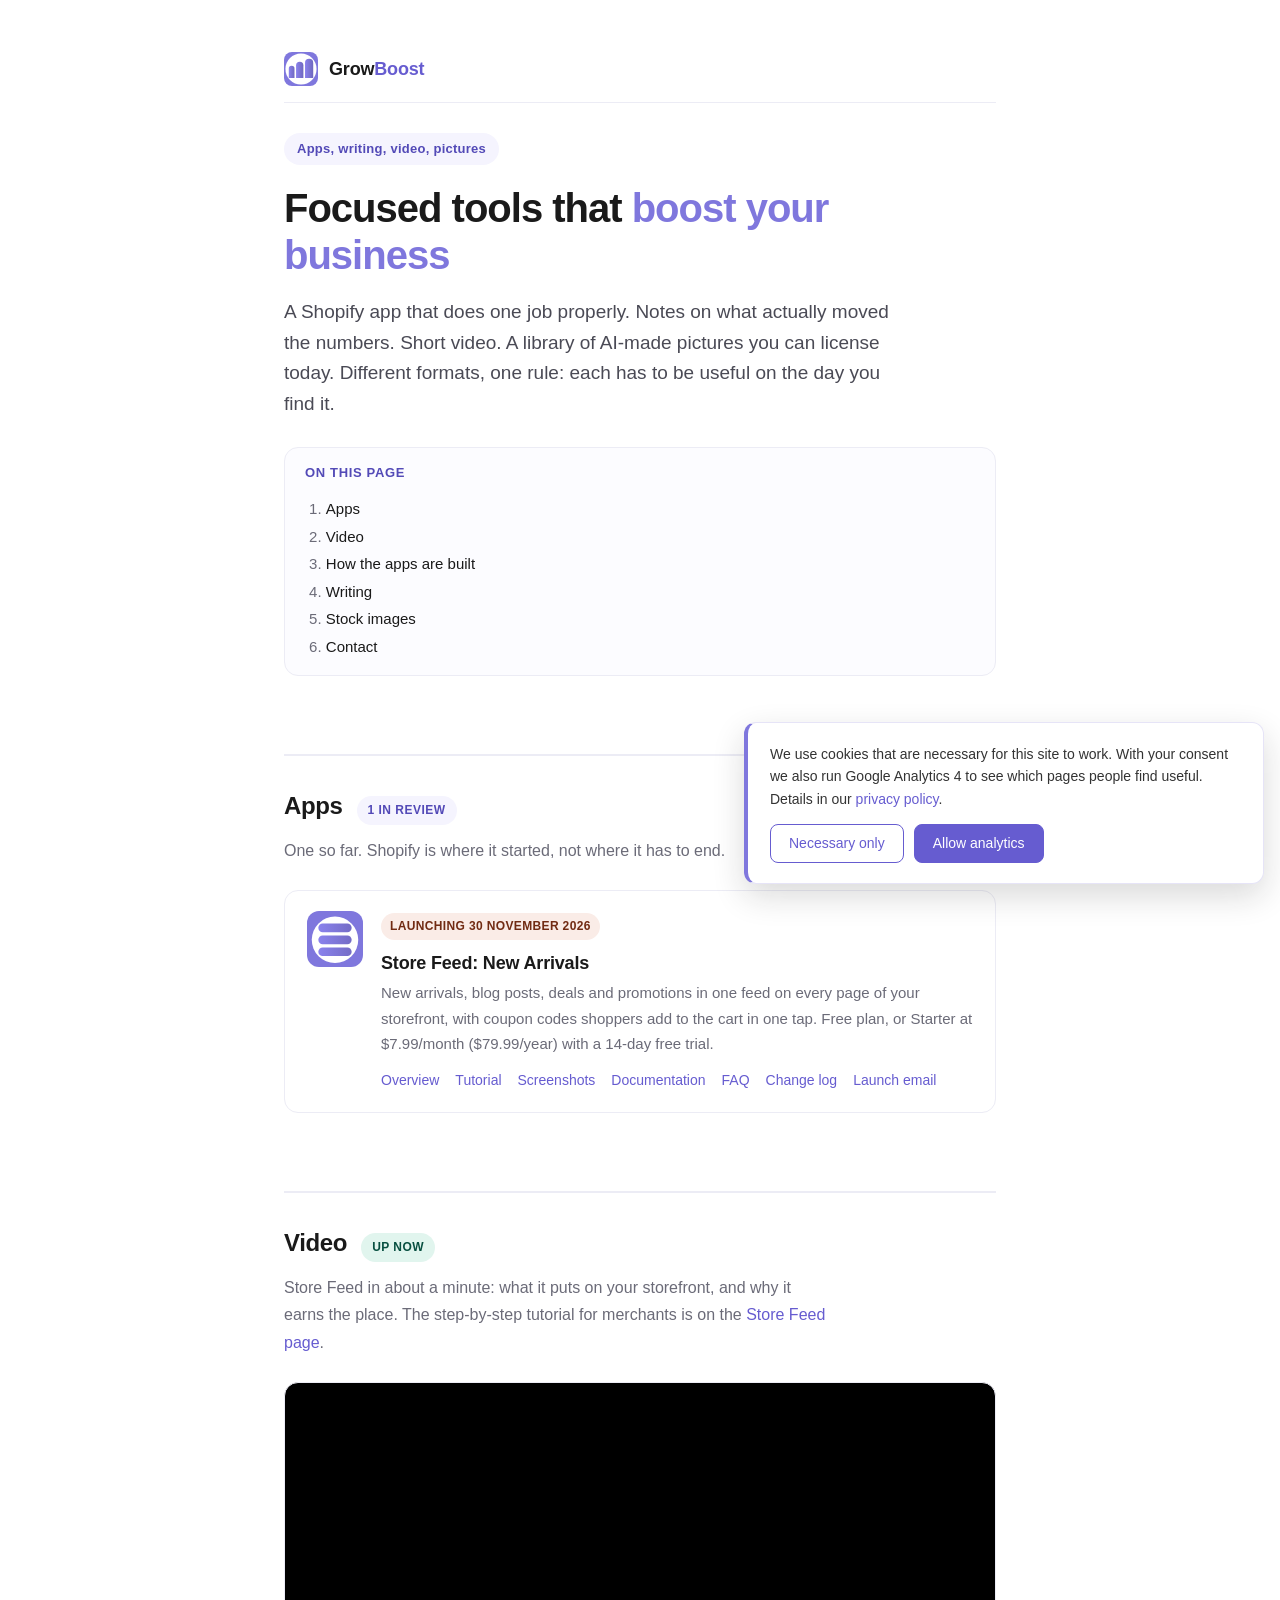
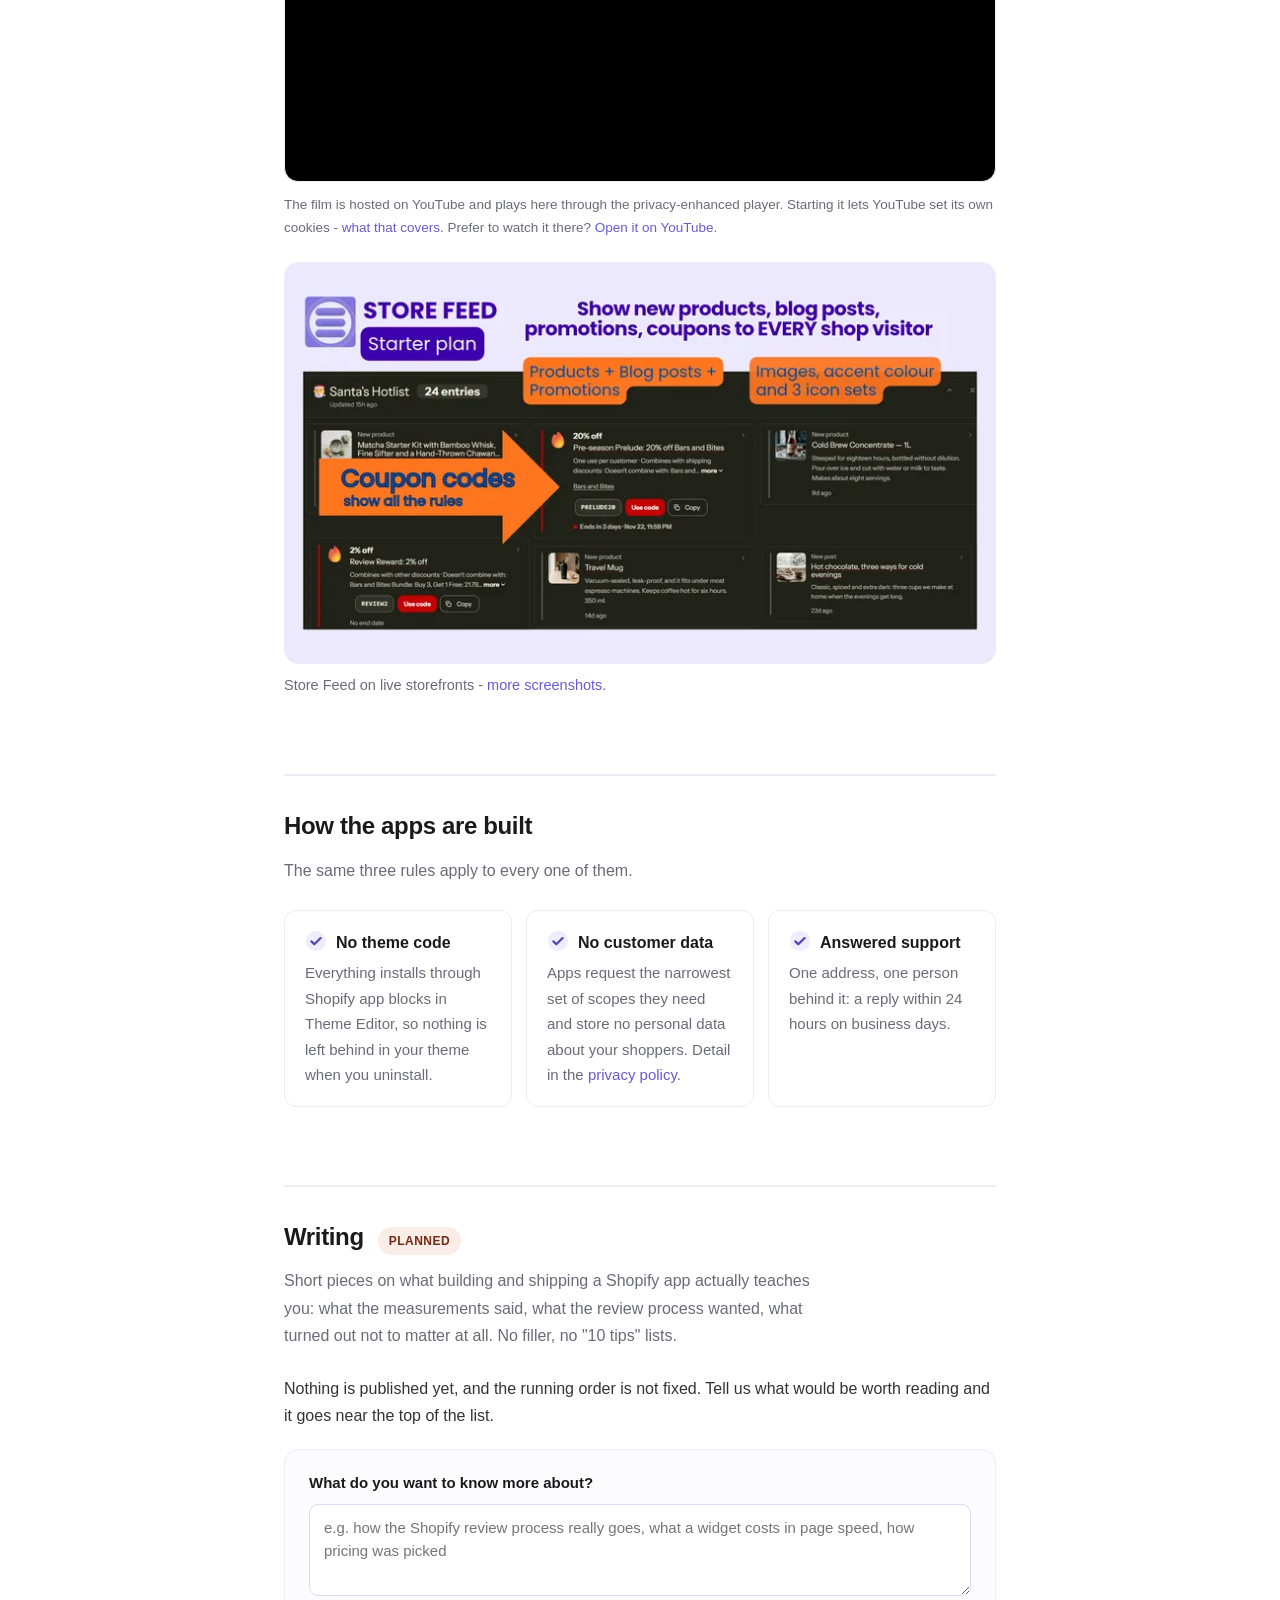
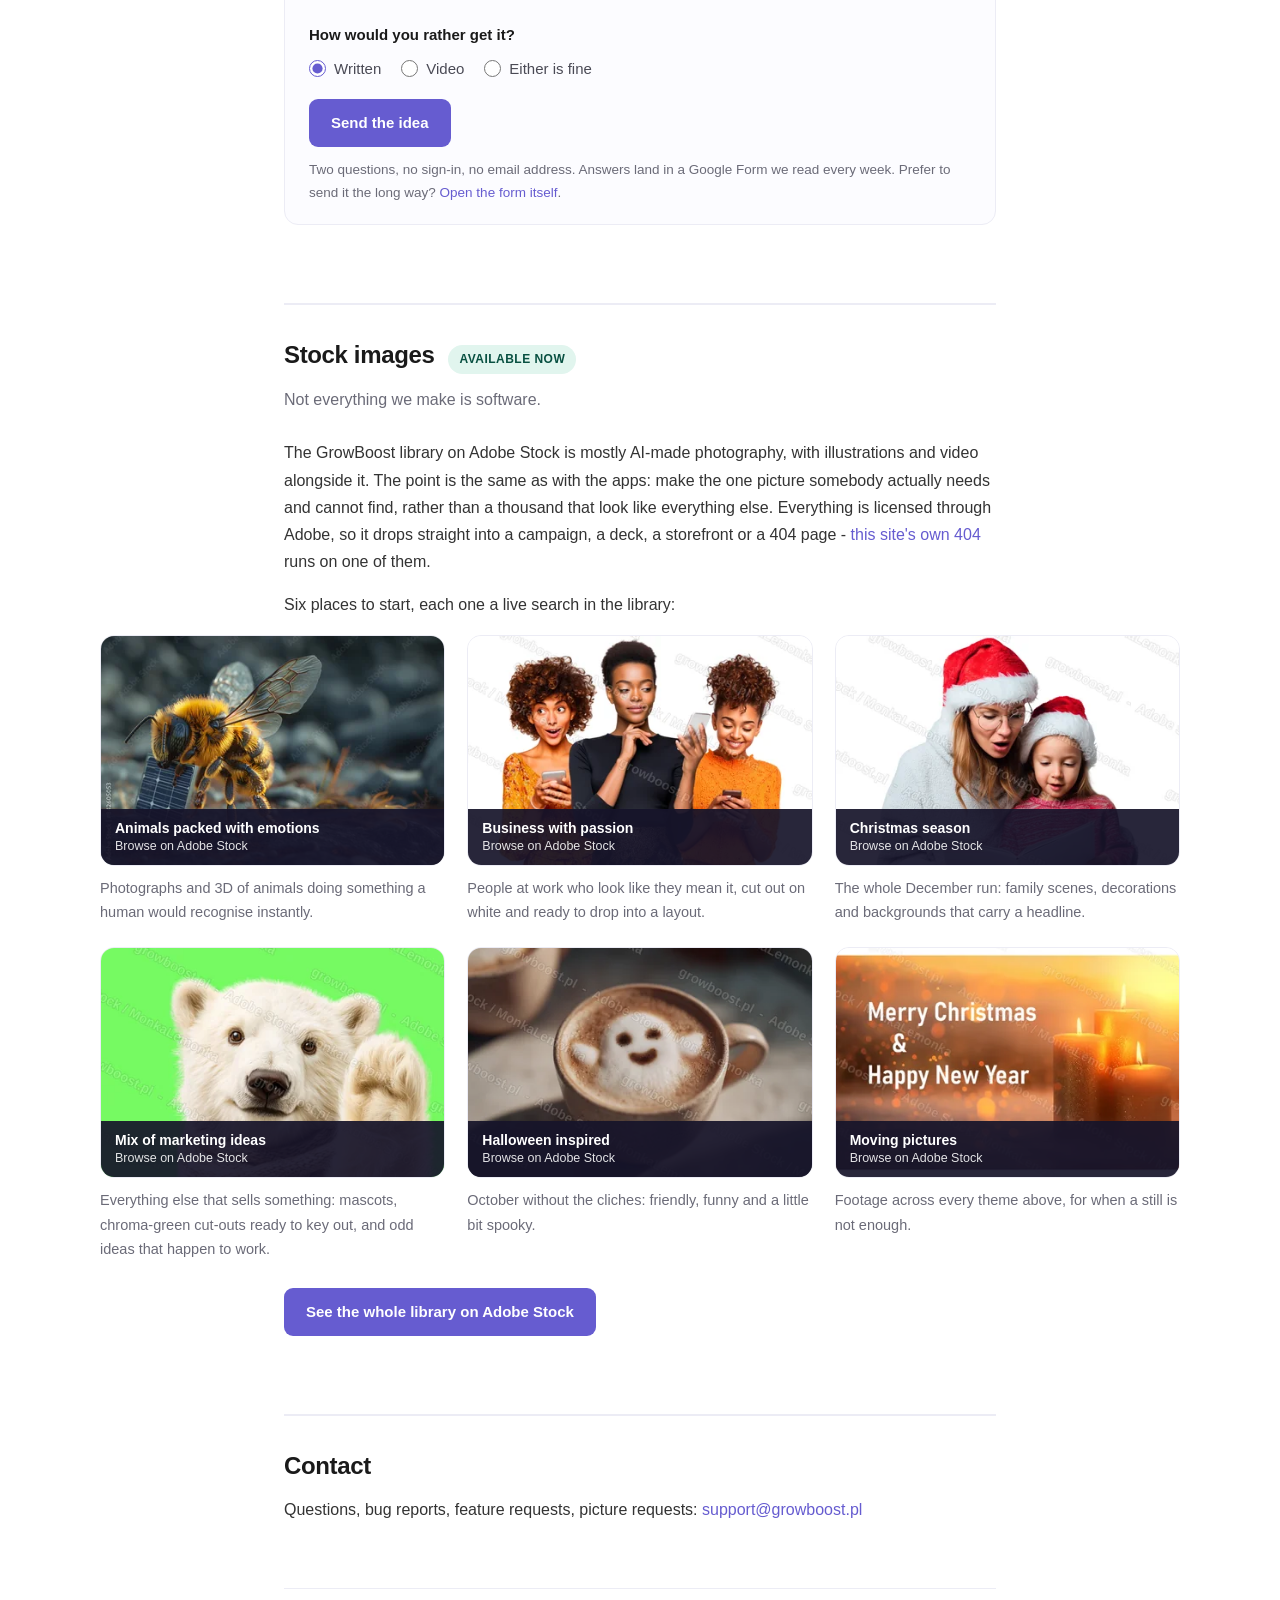
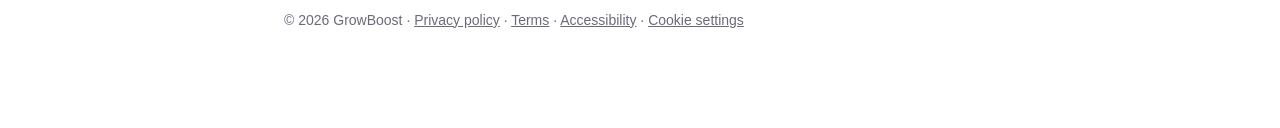
<file: index.html>
<!DOCTYPE html>
<html lang="en">
<head>
<meta charset="utf-8">
<meta name="viewport" content="width=device-width, initial-scale=1">
<title>GrowBoost - focused tools that boost your business</title>
<meta name="description" content="GrowBoost makes focused tools: a Shopify app that does one job well, writing about what actually moved the numbers, video, and AI-made stock images on Adobe Stock.">
<link rel="canonical" href="https://growboost.pl/">
<meta name="robots" content="index, follow">

<meta property="og:type" content="website">
<meta property="og:site_name" content="GrowBoost">
<meta property="og:locale" content="en_GB">
<meta property="og:url" content="https://growboost.pl/">
<meta property="og:title" content="GrowBoost - focused tools that boost your business">
<meta property="og:description" content="A Shopify app that does one job well, writing about what moved the numbers, video, and AI-made stock images. Different formats, one rule: useful on the day you find it.">
<meta property="og:image" content="https://growboost.pl/assets/shots/feed-starter-1200.jpg">
<meta property="og:image:width" content="1200">
<meta property="og:image:height" content="675">
<meta property="og:image:alt" content="The Store Feed widget on a dark Shopify storefront, listing new products, a blog post and promotions with discount codes.">
<meta name="twitter:card" content="summary_large_image">

<link rel="preconnect" href="https://www.googletagmanager.com" crossorigin>
<link rel="dns-prefetch" href="https://www.googletagmanager.com">
<meta name="theme-color" content="#7F77DD">
<link rel="icon" href="/favicon.ico?v=20261112" sizes="any">
<link rel="icon" type="image/png" sizes="64x64" href="/assets/favicon-64-v2.png">
<link rel="apple-touch-icon" href="/assets/apple-touch-icon-v2.png">
<link rel="stylesheet" href="/assets/site.css?v=20261123">
<link rel="stylesheet" href="/assets/consent.css?v=20261112">
<script src="/assets/consent.js?v=20261112"></script>
<script src="/assets/gallery.js?v=20261112" defer></script>
<script src="/assets/mail.js?v=20261112" defer></script>
<script src="/assets/ideas.js?v=20261112" defer></script>

<script type="application/ld+json">
{
  "@context": "https://schema.org",
  "@type": "Organization",
  "name": "GrowBoost",
  "legalName": "Miskier Monika Szaty\u0142owicz",
  "vatID": "PL5422882692",
  "address": {
    "@type": "PostalAddress",
    "streetAddress": "Hugo Ko\u0142\u0142\u0105taja 19 m 9",
    "postalCode": "15-774",
    "addressLocality": "Bia\u0142ystok",
    "addressCountry": "PL"
  },
  "url": "https://growboost.pl/",
  "logo": "https://growboost.pl/assets/apple-touch-icon-v2.png",
  "description": "GrowBoost makes focused tools: Shopify apps, writing, video and AI-made stock images.",
  "sameAs": ["https://stock.adobe.com/ie/contributor/212028075/MonkaLemonka"],
  "makesOffer": [
    {
      "@type": "Offer",
      "itemOffered": {
        "@type": "SoftwareApplication",
        "name": "Store Feed: New Arrivals",
        "applicationCategory": "BusinessApplication",
        "operatingSystem": "Shopify",
        "url": "https://growboost.pl/store-feed-new-arrivals/"
      }
    }
  ]
}
</script>

<script type="application/ld+json">
{
  "@context": "https://schema.org",
  "@type": "ItemList",
  "name": "What GrowBoost makes",
  "itemListOrder": "https://schema.org/ItemListOrderAscending",
  "numberOfItems": 3,
  "itemListElement": [
    { "@type": "ListItem", "position": 1, "name": "Shopify apps", "url": "https://growboost.pl/#projects" },
    { "@type": "ListItem", "position": 2, "name": "Writing and video", "url": "https://growboost.pl/#blog" },
    { "@type": "ListItem", "position": 3, "name": "Stock images on Adobe Stock", "url": "https://growboost.pl/#stock" }
  ]
}
</script>
</head>
<body>
<noscript><iframe src="https://www.googletagmanager.com/ns.html?id=GTM-WVR58V76"
height="0" width="0" style="display:none;visibility:hidden"></iframe></noscript>

<a class="skip" href="#projects">Skip to contents</a>

<main class="wrap" id="main">

  <header class="pagehead">
    <a class="brand" href="/">
      <svg class="brand__mark" viewBox="0 0 48 48" width="34" height="34" aria-hidden="true" focusable="false"><defs><linearGradient id="gbg" x1="0" y1="0" x2="1" y2="0"><stop offset="0" stop-color="#8B82EE"/><stop offset="1" stop-color="#6F68BE"/></linearGradient></defs><rect width="48" height="48" rx="3.24" fill="#7F77DD"/><circle cx="24" cy="24" r="21.96" fill="#fff"/><path d="M6.76 36.56V23.58a4.02 4.02 0 0 1 8.04 0v12.98Z" fill="url(#gbg)"/><path d="M17.04 36.56V18.88a5.16 5.16 0 0 1 10.32 0v17.68Z" fill="url(#gbg)"/><path d="M29.68 36.56V15.38a5.78 5.78 0 0 1 11.56 0v21.18Z" fill="url(#gbg)"/></svg>
      <span class="brand__name">Grow<span>Boost</span></span>
    </a>
  </header>

  <p class="pill">Apps, writing, video, pictures</p>
  <h1>Focused tools that <em>boost your business</em></h1>
  <p class="lead">A Shopify app that does one job properly. Notes on what actually moved the numbers. Short video. A library of AI-made pictures you can license today. Different formats, one rule: each has to be useful on the day you find it.</p>

  <nav class="toc toc--inline" aria-labelledby="htoc-h">
    <h2 class="toc__h" id="htoc-h">On this page</h2>
    <ol>
      <li><a href="#projects">Apps</a></li>
      <li><a href="#video">Video</a></li>
      <li><a href="#how">How the apps are built</a></li>
      <li><a href="#blog">Writing</a></li>
      <li><a href="#stock">Stock images</a></li>
      <li><a href="#contact">Contact</a></li>
    </ol>
  </nav>

  <div class="sechead">
    <h2 id="projects">Apps</h2>
    <p class="soon soon--review">1 in review</p>
  </div>
  <p class="sub">One so far. Shopify is where it started, not where it has to end.</p>

  <ul class="projects">
    <li><article class="project">
      <svg class="project__icon" viewBox="0 0 48 48" width="56" height="56" role="img" focusable="false"><title>Store Feed app icon</title><defs><linearGradient id="sfg" x1="0" y1="0" x2="1" y2="0"><stop offset="0" stop-color="#8A82ED"/><stop offset="1" stop-color="#746CC6"/></linearGradient></defs><rect width="48" height="48" rx="3.24" fill="#7F77DD"/><circle cx="24" cy="24.72" r="19.92" fill="#fff"/><rect x="9.72" y="10.76" width="28.56" height="7.36" rx="3.68" fill="url(#sfg)"/><rect x="9.72" y="21.04" width="28.56" height="7.4" rx="3.7" fill="url(#sfg)"/><rect x="9.72" y="31.24" width="28.56" height="7.4" rx="3.7" fill="url(#sfg)"/></svg>
      <div class="project__body">
        <p class="badge badge--soon">Launching 30 November 2026</p>
        <p class="project__name"><a href="/store-feed-new-arrivals/">Store Feed: New Arrivals</a></p>
        <p class="project__desc">New arrivals, blog posts, deals and promotions in one feed on every page of your storefront, with coupon codes shoppers add to the cart in one tap. Free plan, or Starter at $7.99/month ($79.99/year) with a 14-day free trial.</p>
        <p class="project__links">
          <a href="/store-feed-new-arrivals/#overview">Overview</a>
          <a href="/store-feed-new-arrivals/#tutorial">Tutorial</a>
          <a href="/store-feed-new-arrivals/#screens">Screenshots</a>
          <a href="/store-feed-new-arrivals/#doc">Documentation</a>
          <a href="/store-feed-new-arrivals/#faq">FAQ</a>
          <a href="/store-feed-new-arrivals/#changelog">Change log</a>
          <a href="/store-feed-new-arrivals/#launch">Launch email</a>
        </p>
      </div>
    </article></li>
  </ul>

  <div class="sechead">
    <h2 id="video">Video</h2>
    <p class="soon soon--live">Up now</p>
  </div>
  <p class="sub">Store Feed in about a minute: what it puts on your storefront, and why it earns the place. The step-by-step tutorial for merchants is on the <a href="/store-feed-new-arrivals/#tutorial">Store Feed page</a>.</p>

  <div class="video">
    <iframe src="https://www.youtube-nocookie.com/embed/8U2MmFwHepE?enablejsapi=1&amp;rel=0"
            title="Store Feed: New Arrivals - promotional video"
            referrerpolicy="strict-origin-when-cross-origin"
            allow="accelerometer; autoplay; clipboard-write; encrypted-media; gyroscope; picture-in-picture; web-share"
            allowfullscreen></iframe>
  </div>
  <p class="video__note">The film is hosted on YouTube and plays here through the privacy-enhanced player. Starting it lets YouTube set its own cookies - <a href="/privacy-policy/#p9">what that covers</a>. Prefer to watch it there? <a href="https://youtu.be/8U2MmFwHepE" target="_blank" rel="noopener">Open it on YouTube</a>.</p>

  <figure class="shot reveal" style="margin-top:22px">
    <a class="shot__btn" href="/store-feed-new-arrivals/#screens" aria-label="Store Feed screenshots">
      <picture>
        <source type="image/webp" srcset="/assets/shots/feed-starter-720.webp 720w, /assets/shots/feed-starter-1440.webp 1440w" sizes="(max-width: 760px) 100vw, 712px">
        <img src="/assets/shots/feed-starter-1200.jpg" width="1440" height="810" loading="lazy" decoding="async"
             alt="The Store Feed widget on a dark Shopify theme, listing new products with photos, a blog post and two promotions with discount codes, Use code and Copy buttons.">
      </picture>
    </a>
    <figcaption>Store Feed on live storefronts - <a href="/store-feed-new-arrivals/#screens">more screenshots</a>.</figcaption>
  </figure>

  <div class="sechead">
    <h2 id="how">How the apps are built</h2>
  </div>
  <p class="sub">The same three rules apply to every one of them.</p>

  <ul class="grid">
    <li class="card">
      <h3 class="card__h">
        <svg class="card__icon" viewBox="0 0 24 24" width="22" height="22" aria-hidden="true" focusable="false">
          <circle cx="12" cy="12" r="11" fill="#EEEDFE"/>
          <path d="M7 12.4l3.1 3.2L17 8.8" fill="none" stroke="#4F46B0" stroke-width="2.4" stroke-linecap="round" stroke-linejoin="round"/>
        </svg>
        <span>No theme code</span>
      </h3>
      <p>Everything installs through Shopify app blocks in Theme Editor, so nothing is left behind in your theme when you uninstall.</p>
    </li>
    <li class="card">
      <h3 class="card__h">
        <svg class="card__icon" viewBox="0 0 24 24" width="22" height="22" aria-hidden="true" focusable="false">
          <circle cx="12" cy="12" r="11" fill="#EEEDFE"/>
          <path d="M7 12.4l3.1 3.2L17 8.8" fill="none" stroke="#4F46B0" stroke-width="2.4" stroke-linecap="round" stroke-linejoin="round"/>
        </svg>
        <span>No customer data</span>
      </h3>
      <p>Apps request the narrowest set of scopes they need and store no personal data about your shoppers. Detail in the <a href="/privacy-policy/">privacy policy</a>.</p>
    </li>
    <li class="card">
      <h3 class="card__h">
        <svg class="card__icon" viewBox="0 0 24 24" width="22" height="22" aria-hidden="true" focusable="false">
          <circle cx="12" cy="12" r="11" fill="#EEEDFE"/>
          <path d="M7 12.4l3.1 3.2L17 8.8" fill="none" stroke="#4F46B0" stroke-width="2.4" stroke-linecap="round" stroke-linejoin="round"/>
        </svg>
        <span>Answered support</span>
      </h3>
      <p>One address, one person behind it: a reply within 24 hours on business days.</p>
    </li>
  </ul>

  <div class="sechead">
    <h2 id="blog">Writing</h2>
    <p class="soon">Planned</p>
  </div>
  <p class="sub">Short pieces on what building and shipping a Shopify app actually teaches you: what the measurements said, what the review process wanted, what turned out not to matter at all. No filler, no "10 tips" lists.</p>
  <p>Nothing is published yet, and the running order is not fixed. Tell us what would be worth reading and it goes near the top of the list.</p>

  <form class="ideas" id="ideas-form" novalidate>
    <label class="nf__trap" for="ideas-company">Company</label>
    <input class="nf__trap" type="text" id="ideas-company" name="company" tabindex="-1" autocomplete="off">

    <label class="ideas__label" for="ideas-topic">What do you want to know more about?</label>
    <textarea id="ideas-topic" name="topic" placeholder="e.g. how the Shopify review process really goes, what a widget costs in page speed, how pricing was picked" required></textarea>

    <fieldset class="ideas__fs">
      <legend class="ideas__legend">How would you rather get it?</legend>
      <div class="ideas__opts">
        <label class="ideas__opt"><input type="radio" name="format" value="written" checked> Written</label>
        <label class="ideas__opt"><input type="radio" name="format" value="video"> Video</label>
        <label class="ideas__opt"><input type="radio" name="format" value="either is fine"> Either is fine</label>
      </div>
    </fieldset>

    <button class="ideas__btn" type="submit" id="ideas-btn">Send the idea</button>
    <p class="ideas__err" id="ideas-error" role="alert" hidden></p>
    <p class="ideas__note">Two questions, no sign-in, no email address. Answers land in a Google Form we read every week. Prefer to send it the long way? <a href="https://forms.gle/fKATSQSxNjz5FHpb9" target="_blank" rel="noopener nofollow">Open the form itself<span class="sr-only"> (opens in a new tab)</span></a>.</p>
  </form>

  <p class="ideas__ok" id="ideas-ok" tabindex="-1" hidden>Thanks - that is on the list now.</p>

  <div class="sechead">
    <h2 id="stock">Stock images</h2>
    <p class="soon soon--live">Available now</p>
  </div>
  <p class="sub">Not everything we make is software.</p>

  <p>The GrowBoost library on Adobe Stock is mostly AI-made photography, with illustrations and video alongside it. The point is the same as with the apps: make the one picture somebody actually needs and cannot find, rather than a thousand that look like everything else. Everything is licensed through Adobe, so it drops straight into a campaign, a deck, a storefront or a 404 page - <a href="/404.html">this site's own 404</a> runs on one of them.</p>

  <p>Six places to start, each one a live search in the library:</p>

  <div class="bleed">
  <ul class="stockgrid">
    <li>
      <a class="stock-shot" href="https://stock.adobe.com/ie/search?creator_id=212028075&amp;filters%5Bcontent_type%3Aphoto%5D=1&amp;filters%5Bcontent_type%3Aillustration%5D=1&amp;filters%5Bcontent_type%3Azip_vector%5D=1&amp;filters%5Bcontent_type%3Avideo%5D=1&amp;filters%5Bcontent_type%3Atemplate%5D=1&amp;filters%5Bcontent_type%3A3d%5D=1&amp;filters%5Bcontent_type%3Aimage%5D=1&amp;filters%5Bfetch_excluded_assets%5D=1&amp;k=animal&amp;order=relevance&amp;search_page=1&amp;search_type=usertyped&amp;acp=&amp;aco=animal&amp;get_facets=0" target="_blank" rel="noopener">
        <picture>
          <source type="image/webp" srcset="/assets/stock/stock-animals-400.webp 400w, /assets/stock/stock-animals-800.webp 800w" sizes="(max-width: 700px) 100vw, (max-width: 1060px) 50vw, 344px">
          <img src="/assets/stock/stock-animals-600.jpg" width="800" height="534" loading="lazy" decoding="async" alt="A bumblebee standing on dark gravel beside a small solar panel, photographed close up with the wings catching the light.">
        </picture>
        <span class="stock-shot__tag">Animals packed with emotions <span>Browse on Adobe Stock</span></span>
      <span class="sr-only"> (opens in a new tab)</span></a>
      <p class="stock-shot__desc">Photographs and 3D of animals doing something a human would recognise instantly.</p>
    </li>
    <li>
      <a class="stock-shot" href="https://stock.adobe.com/ie/search?creator_id=212028075&amp;filters%5Bcontent_type%3Aphoto%5D=1&amp;filters%5Bcontent_type%3Aillustration%5D=1&amp;filters%5Bcontent_type%3Azip_vector%5D=1&amp;filters%5Bcontent_type%3Avideo%5D=1&amp;filters%5Bcontent_type%3Atemplate%5D=1&amp;filters%5Bcontent_type%3A3d%5D=1&amp;filters%5Bcontent_type%3Aimage%5D=1&amp;filters%5Bfetch_excluded_assets%5D=1&amp;k=business+people&amp;order=relevance&amp;limit=100&amp;search_page=1&amp;search_type=usertyped&amp;acp=&amp;aco=business+people&amp;get_facets=0" target="_blank" rel="noopener">
        <picture>
          <source type="image/webp" srcset="/assets/stock/stock-business-400.webp 400w, /assets/stock/stock-business-800.webp 800w" sizes="(max-width: 700px) 100vw, (max-width: 1060px) 50vw, 344px">
          <img src="/assets/stock/stock-business-600.jpg" width="800" height="533" loading="lazy" decoding="async" alt="Three women standing together, each looking at a phone with a different expression: surprise, thought and amusement, cut out on a white background.">
        </picture>
        <span class="stock-shot__tag">Business with passion <span>Browse on Adobe Stock</span></span>
      <span class="sr-only"> (opens in a new tab)</span></a>
      <p class="stock-shot__desc">People at work who look like they mean it, cut out on white and ready to drop into a layout.</p>
    </li>
    <li>
      <a class="stock-shot" href="https://stock.adobe.com/ie/search?creator_id=212028075&amp;filters%5Bcontent_type%3Aphoto%5D=1&amp;filters%5Bcontent_type%3Aillustration%5D=1&amp;filters%5Bcontent_type%3Azip_vector%5D=1&amp;filters%5Bcontent_type%3Avideo%5D=1&amp;filters%5Bcontent_type%3Atemplate%5D=1&amp;filters%5Bcontent_type%3A3d%5D=1&amp;filters%5Bcontent_type%3Aimage%5D=1&amp;filters%5Bfetch_excluded_assets%5D=1&amp;k=christmas&amp;order=relevance&amp;limit=100&amp;search_page=1&amp;search_type=usertyped&amp;acp=&amp;aco=christmas&amp;get_facets=0" target="_blank" rel="noopener">
        <picture>
          <source type="image/webp" srcset="/assets/stock/stock-christmas-400.webp 400w, /assets/stock/stock-christmas-800.webp 800w" sizes="(max-width: 700px) 100vw, (max-width: 1060px) 50vw, 344px">
          <img src="/assets/stock/stock-christmas-600.jpg" width="800" height="533" loading="lazy" decoding="async" alt="A woman and a child in Santa hats reading a book together, cut out on a white background.">
        </picture>
        <span class="stock-shot__tag">Christmas season <span>Browse on Adobe Stock</span></span>
      <span class="sr-only"> (opens in a new tab)</span></a>
      <p class="stock-shot__desc">The whole December run: family scenes, decorations and backgrounds that carry a headline.</p>
    </li>
    <li>
      <a class="stock-shot" href="https://stock.adobe.com/ie/search/images?creator_id=212028075&amp;filters%5Bcontent_type%3Aphoto%5D=1&amp;filters%5Bcontent_type%3Aillustration%5D=1&amp;filters%5Bcontent_type%3Azip_vector%5D=1&amp;filters%5Bcontent_type%3Avideo%5D=0&amp;filters%5Bcontent_type%3Atemplate%5D=0&amp;filters%5Bcontent_type%3A3d%5D=0&amp;filters%5Bcontent_type%3Aimage%5D=1&amp;filters%5Bfetch_excluded_assets%5D=1&amp;order=relevance&amp;limit=100&amp;search_page=1&amp;search_type=asset-type-change&amp;acp=&amp;aco=christmas&amp;price%5B%24%5D=1&amp;get_facets=0" target="_blank" rel="noopener">
        <picture>
          <source type="image/webp" srcset="/assets/stock/stock-marketing-400.webp 400w, /assets/stock/stock-marketing-800.webp 800w" sizes="(max-width: 700px) 100vw, (max-width: 1060px) 50vw, 344px">
          <img src="/assets/stock/stock-marketing-600.jpg" width="800" height="533" loading="lazy" decoding="async" alt="A young polar bear in a knitted cream scarf raising one paw in a wave, photographed against a flat chroma green background.">
        </picture>
        <span class="stock-shot__tag">Mix of marketing ideas <span>Browse on Adobe Stock</span></span>
      <span class="sr-only"> (opens in a new tab)</span></a>
      <p class="stock-shot__desc">Everything else that sells something: mascots, chroma-green cut-outs ready to key out, and odd ideas that happen to work.</p>
    </li>
    <li>
      <a class="stock-shot" href="https://stock.adobe.com/ie/search/images?creator_id=212028075&amp;filters%5Bcontent_type%3Aphoto%5D=1&amp;filters%5Bcontent_type%3Aillustration%5D=1&amp;filters%5Bcontent_type%3Azip_vector%5D=1&amp;filters%5Bcontent_type%3Aimage%5D=1&amp;filters%5Bfetch_excluded_assets%5D=1&amp;order=relevance&amp;limit=100&amp;search_page=1&amp;search_type=usertyped&amp;acp=&amp;aco=halloween&amp;price%5B%24%5D=1&amp;k=halloween&amp;get_facets=0" target="_blank" rel="noopener">
        <picture>
          <source type="image/webp" srcset="/assets/stock/stock-halloween-400.webp 400w, /assets/stock/stock-halloween-800.webp 800w" sizes="(max-width: 700px) 100vw, (max-width: 1060px) 50vw, 344px">
          <img src="/assets/stock/stock-halloween-600.jpg" width="800" height="533" loading="lazy" decoding="async" alt="A cappuccino photographed from above, the milk foam shaped into a smiling ghost with two little arms.">
        </picture>
        <span class="stock-shot__tag">Halloween inspired <span>Browse on Adobe Stock</span></span>
      <span class="sr-only"> (opens in a new tab)</span></a>
      <p class="stock-shot__desc">October without the cliches: friendly, funny and a little bit spooky.</p>
    </li>
    <li>
      <a class="stock-shot" href="https://stock.adobe.com/ie/search/video?creator_id=212028075&amp;filters%5Bcontent_type%3Aphoto%5D=0&amp;filters%5Bcontent_type%3Aillustration%5D=0&amp;filters%5Bcontent_type%3Azip_vector%5D=0&amp;filters%5Bcontent_type%3Aimage%5D=0&amp;filters%5Bfetch_excluded_assets%5D=1&amp;filters%5Bcontent_type%3A3d%5D=0&amp;filters%5Bcontent_type%3Atemplate%5D=0&amp;filters%5Bcontent_type%3Avideo%5D=1&amp;order=relevance&amp;limit=100&amp;search_page=1&amp;search_type=asset-type-change&amp;acp=&amp;aco=halloween&amp;get_facets=0" target="_blank" rel="noopener">
        <picture>
          <source type="image/webp" srcset="/assets/stock/stock-video-400.webp 400w, /assets/stock/stock-video-800.webp 800w" sizes="(max-width: 700px) 100vw, (max-width: 1060px) 50vw, 344px">
          <img src="/assets/stock/stock-video-600.jpg" width="800" height="533" loading="lazy" decoding="async" alt="Three lit candles in warm golden light with bokeh behind them and the greeting Merry Christmas and Happy New Year beside them.">
        </picture>
        <span class="stock-shot__tag">Moving pictures <span>Browse on Adobe Stock</span></span>
      <span class="sr-only"> (opens in a new tab)</span></a>
      <p class="stock-shot__desc">Footage across every theme above, for when a still is not enough.</p>
    </li>
  </ul>
  </div>

  <p class="stockgrid__note"><a class="stock__btn" href="https://stock.adobe.com/ie/contributor/212028075/MonkaLemonka" target="_blank" rel="noopener">See the whole library on Adobe Stock<span class="sr-only"> (opens in a new tab)</span></a></p>

  <div class="sechead">
    <h2 id="contact">Contact</h2>
  </div>
  <p>Questions, bug reports, feature requests, picture requests: <a class="mail" data-u="fhccbeg" data-d="tebjobbfg.cy">support (at) growboost.pl</a></p>

  <p class="meta">
    &copy; 2026 GrowBoost &middot;
    <a href="/privacy-policy/">Privacy policy</a> &middot;
    <a href="/store-feed-new-arrivals/terms/">Terms</a> &middot;
    <a href="/privacy-policy/#p11">Accessibility</a> &middot;
    <a href="#" data-gb-consent-open>Cookie settings</a>
  </p>
</main>
</body>
</html>
</file>
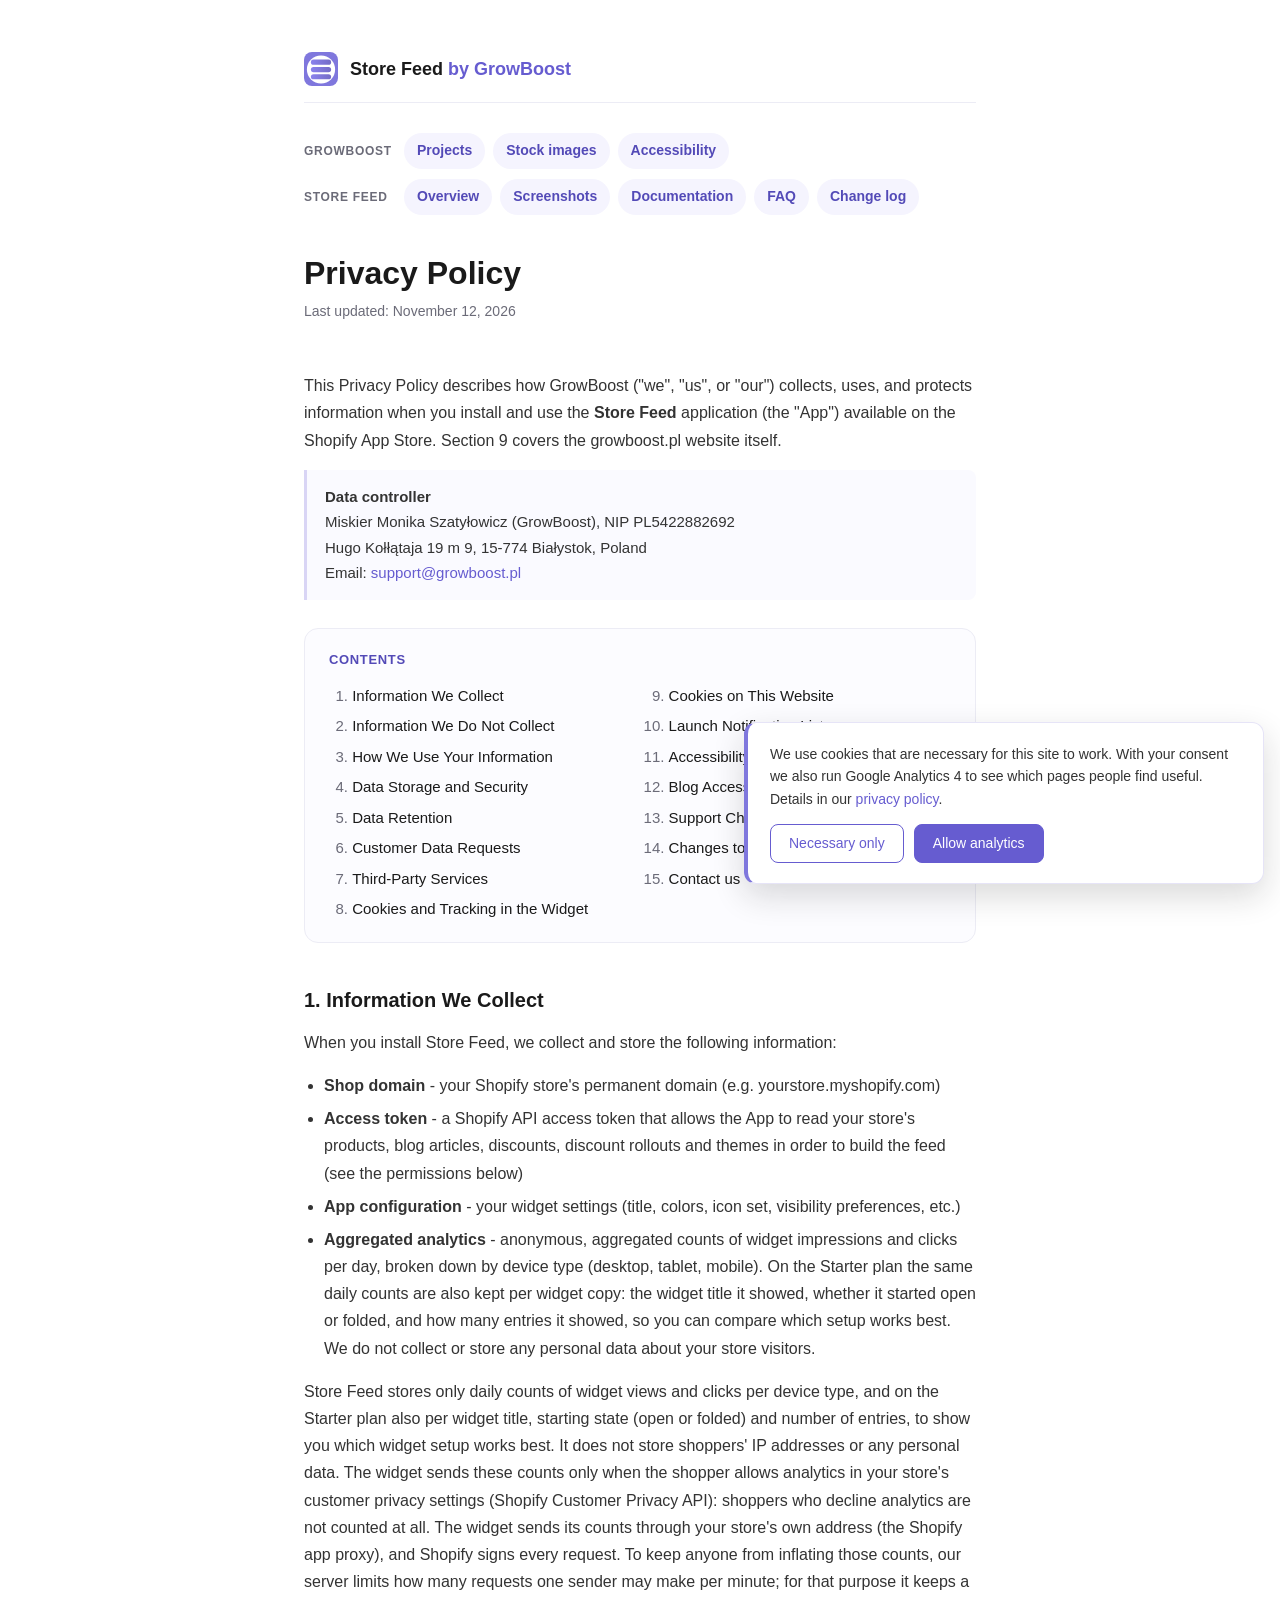
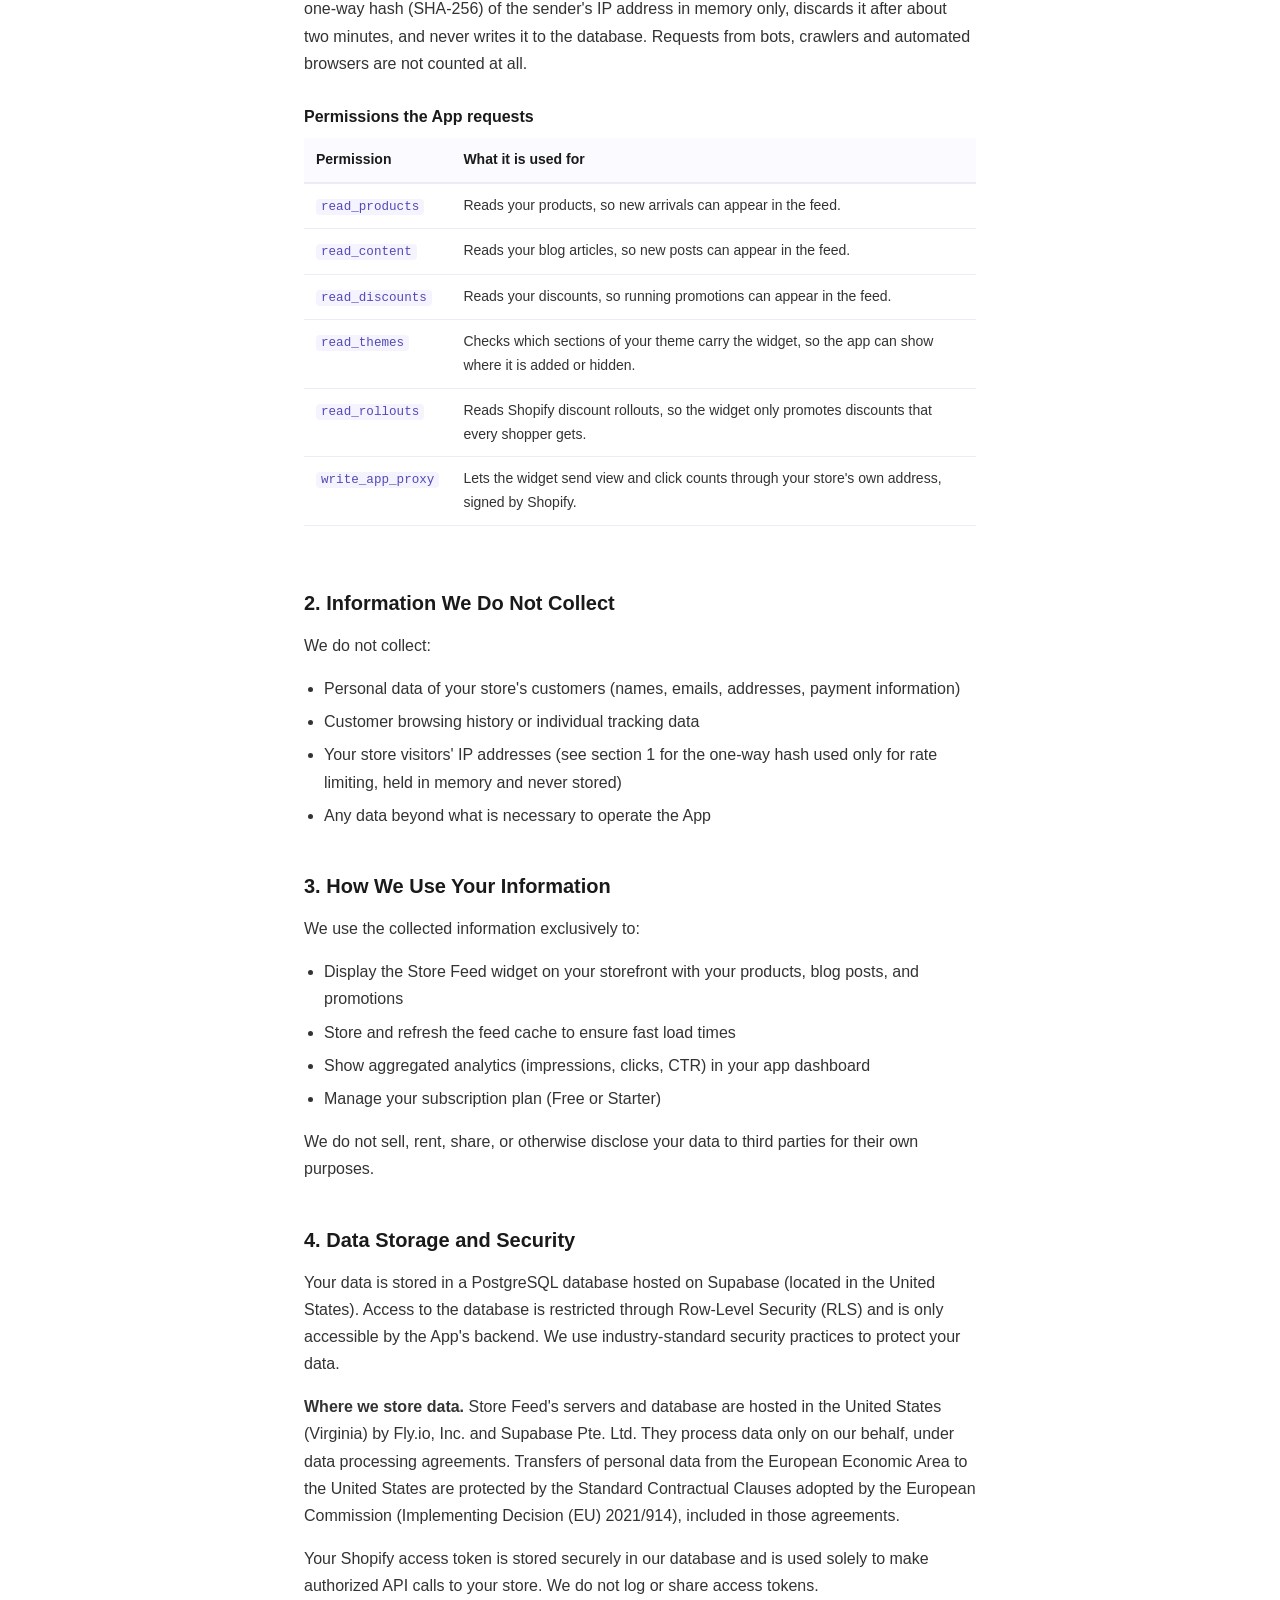
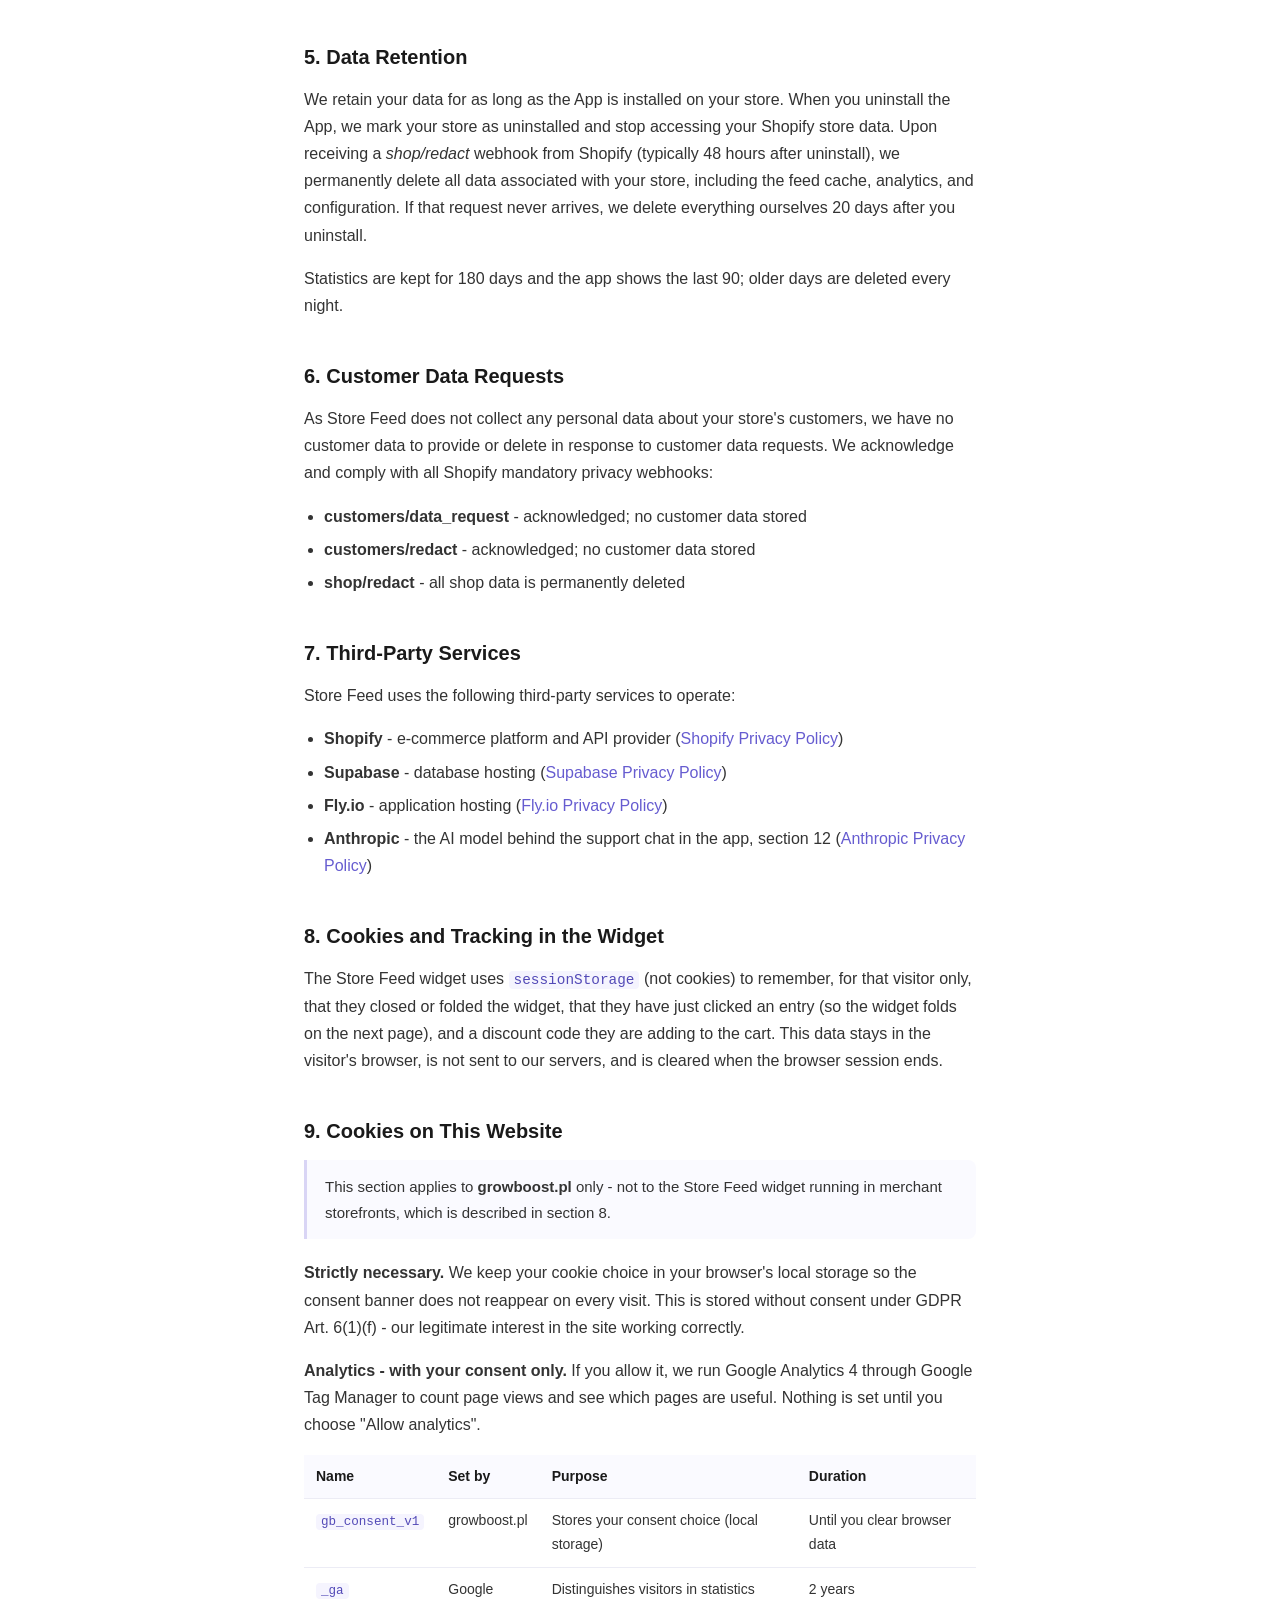
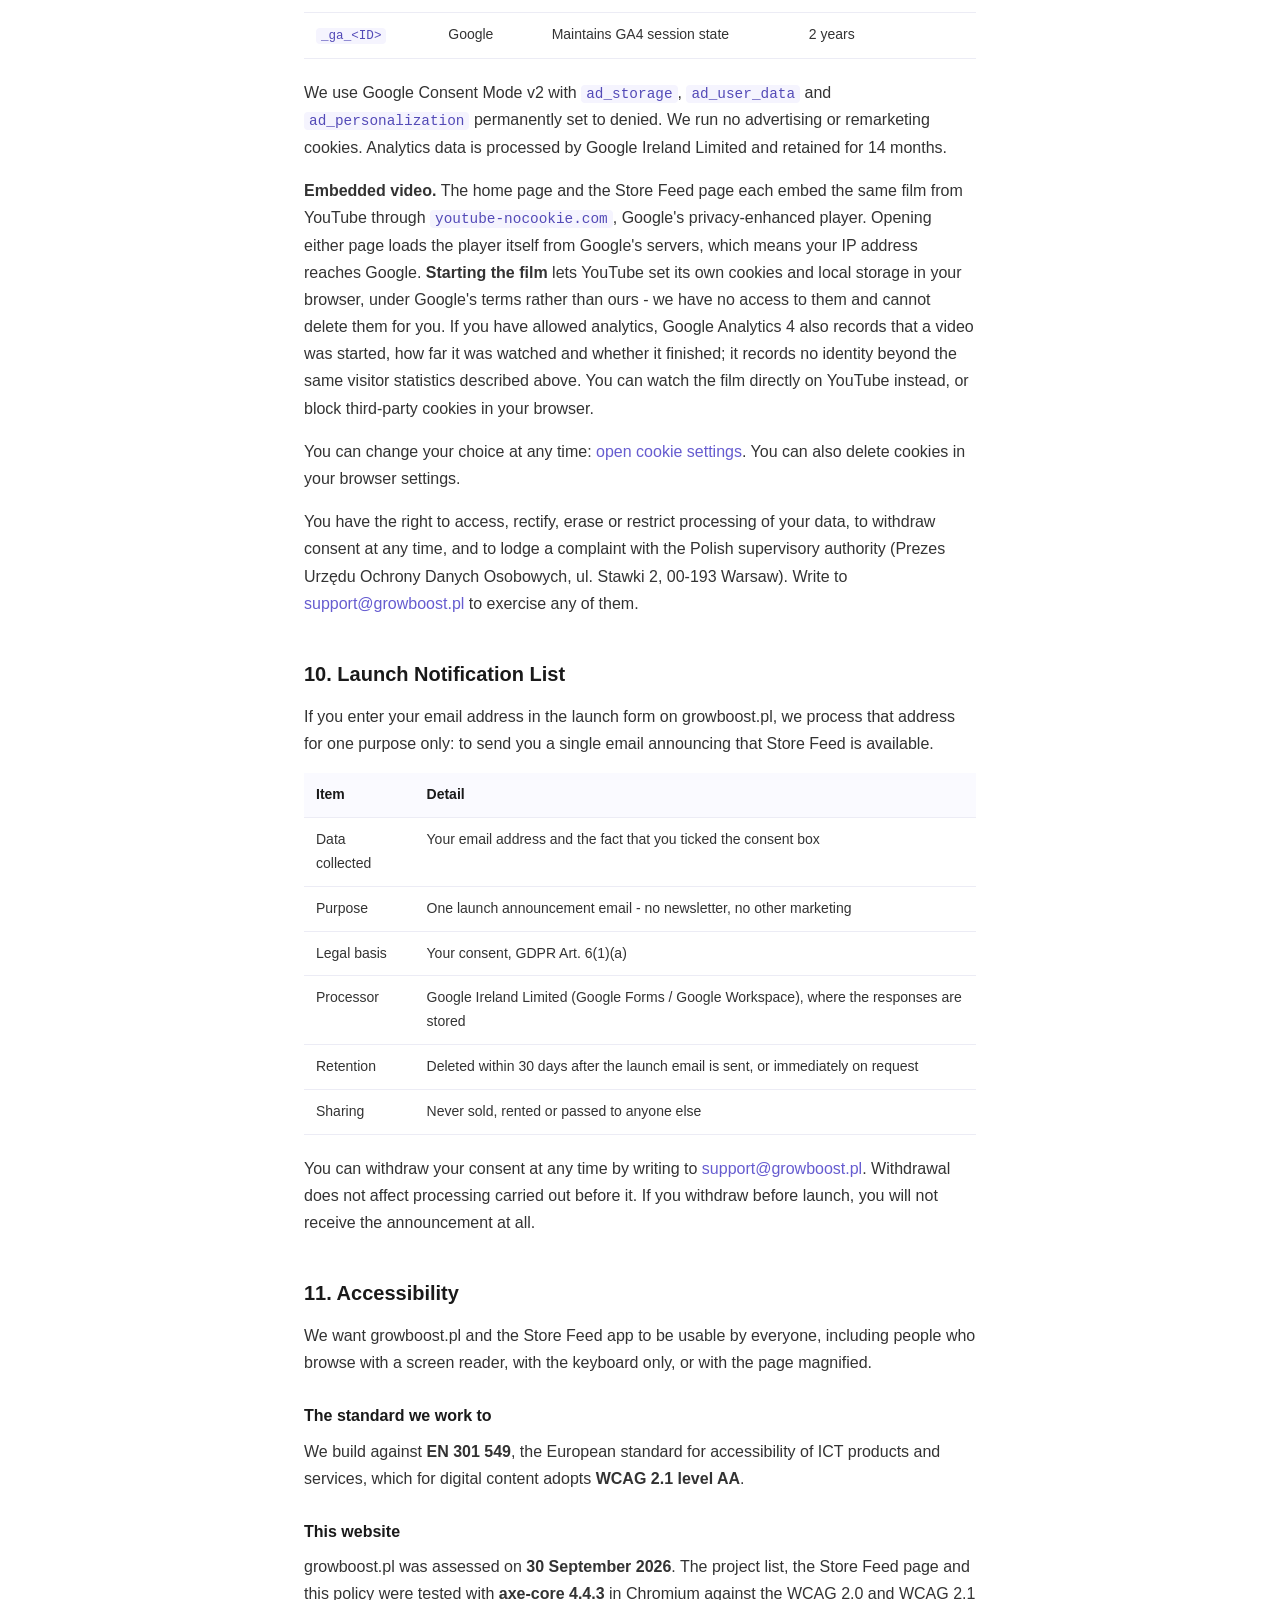
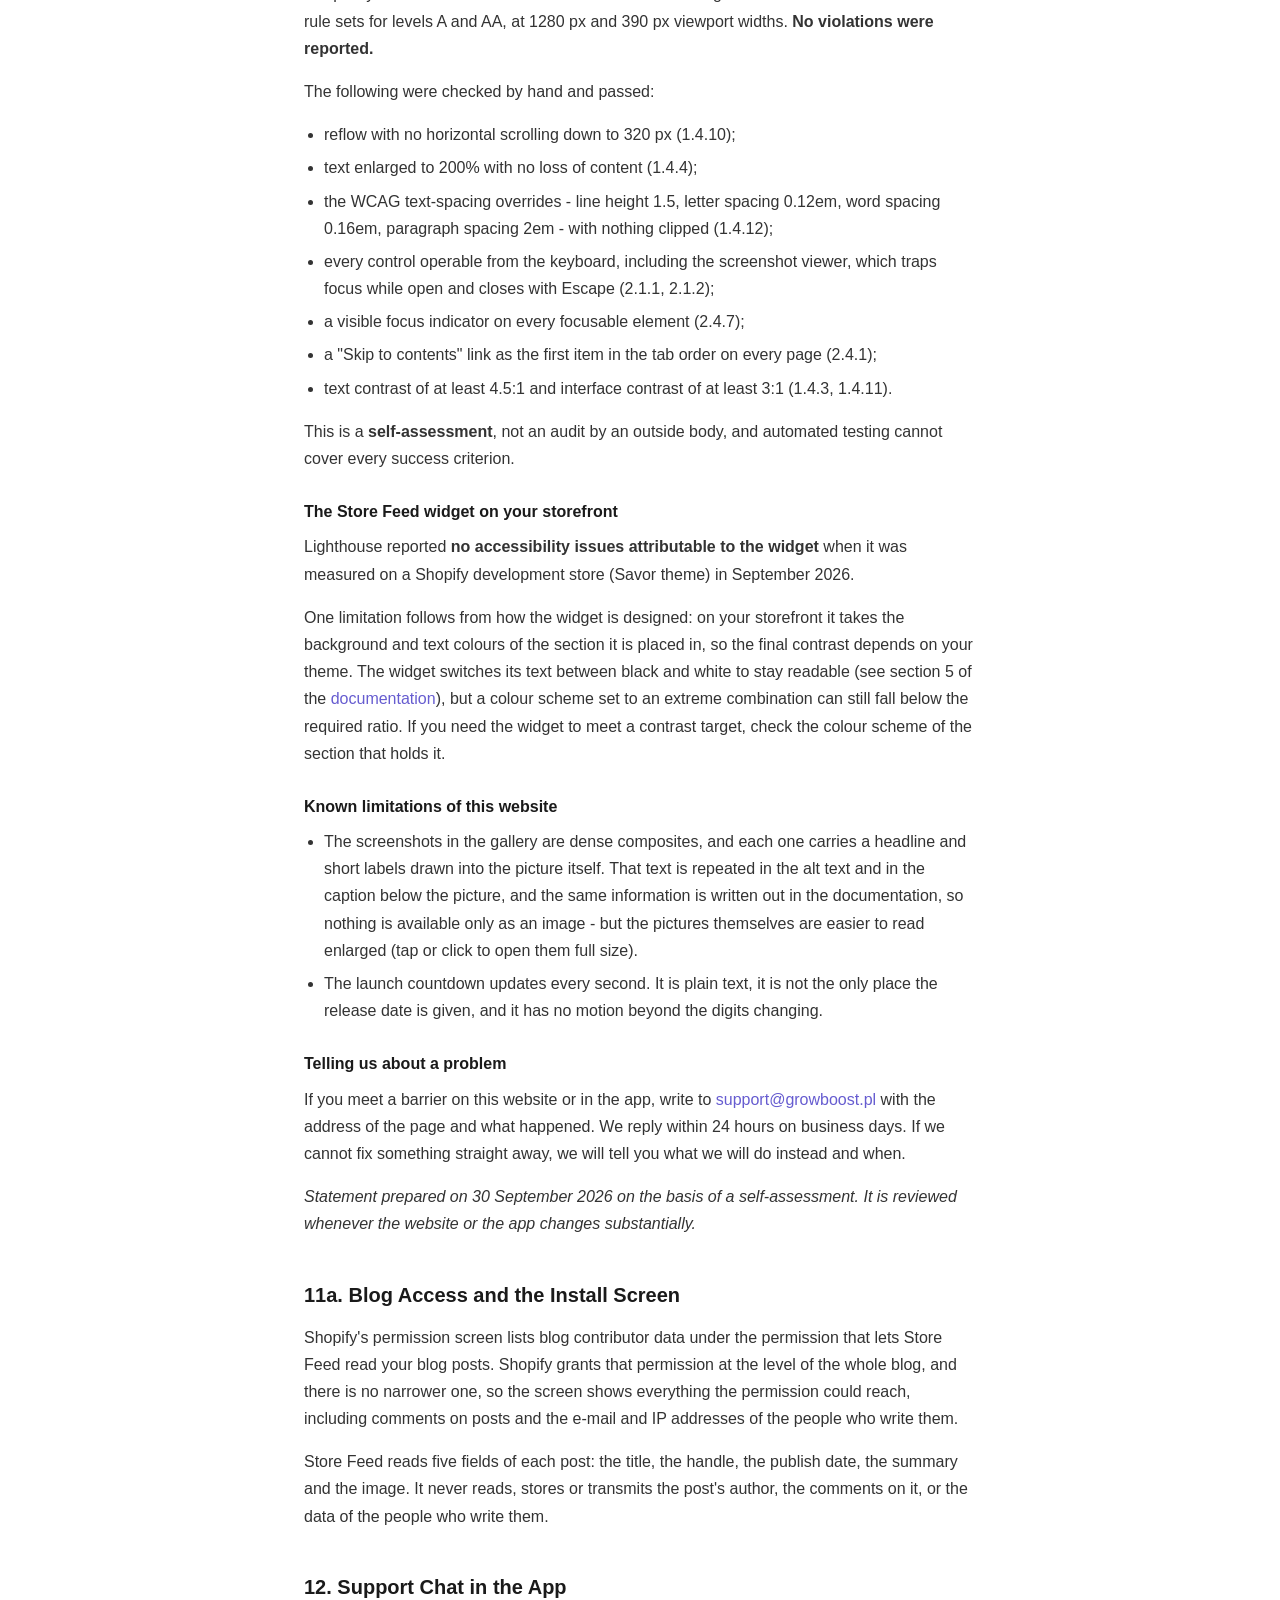
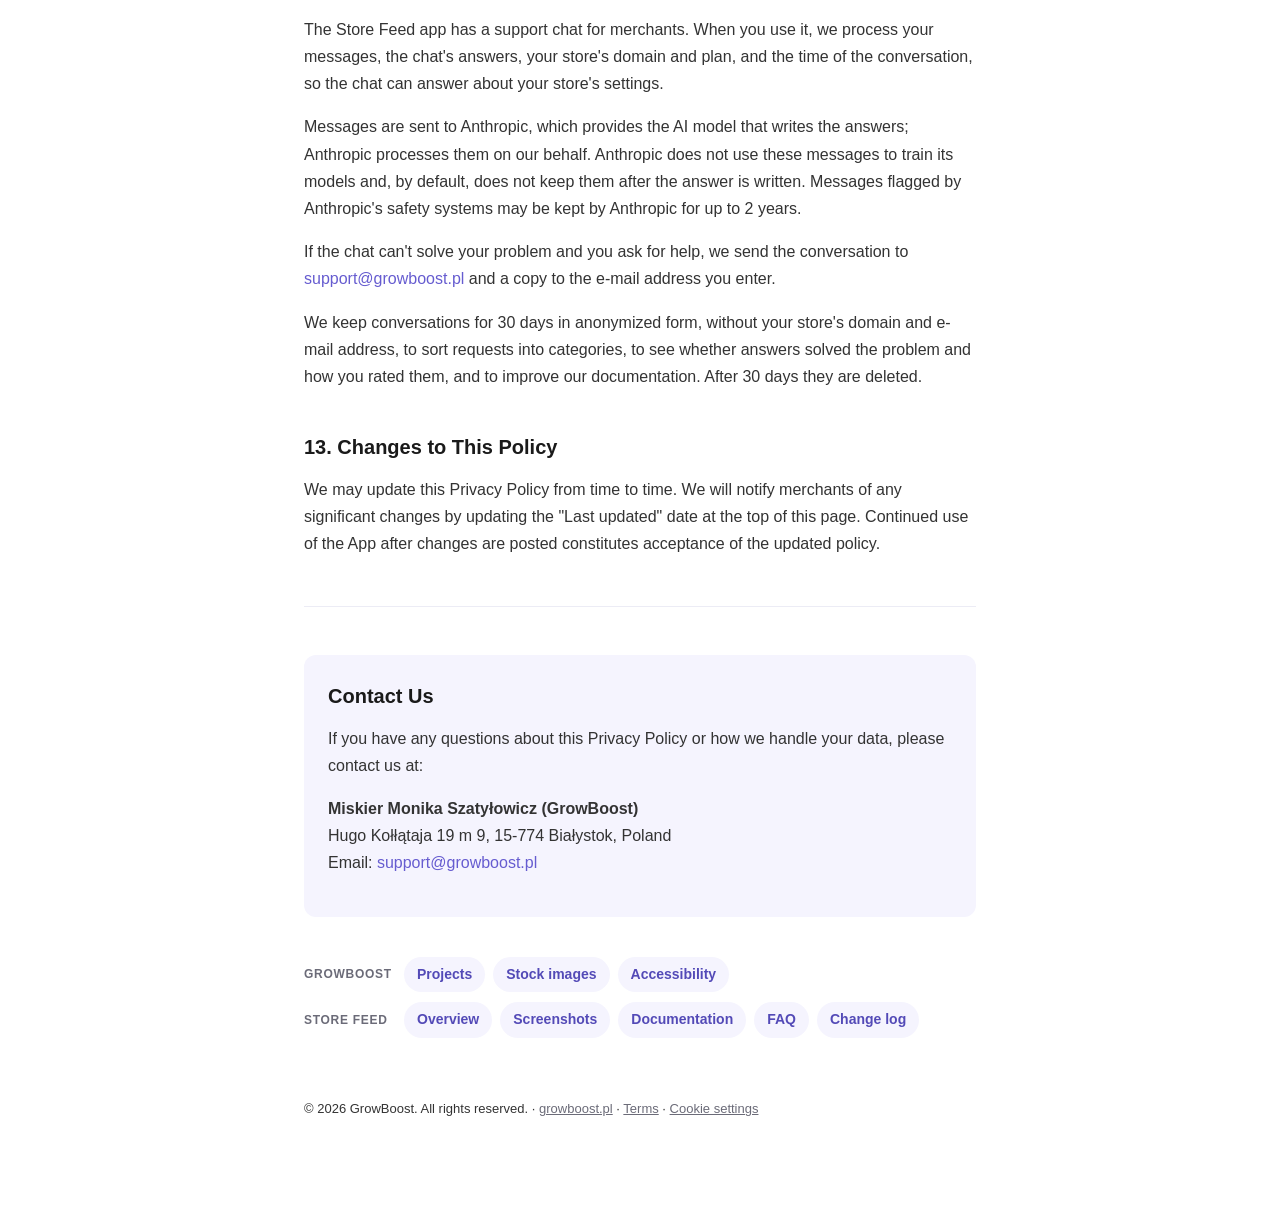
<file: privacy-policy/index.html>
<!DOCTYPE html>
<html lang="en">
<head>
  <meta charset="UTF-8">
  <meta name="viewport" content="width=device-width, initial-scale=1.0">
  <title>Privacy Policy - Store Feed by GrowBoost</title>
  <meta name="description" content="How the Store Feed Shopify app and growboost.pl handle data: what is collected, what is not, retention, cookies - plus our accessibility statement.">
  <link rel="canonical" href="https://growboost.pl/privacy-policy/">
  <meta name="robots" content="index, follow">

  <meta property="og:type" content="article">
  <meta property="og:site_name" content="GrowBoost">
  <meta property="og:locale" content="en_GB">
  <meta property="og:url" content="https://growboost.pl/privacy-policy/">
  <meta property="og:title" content="Privacy Policy - Store Feed by GrowBoost">
  <meta property="og:description" content="What the Store Feed app reads from your store, what it never collects, how long anything is kept - and how we work on accessibility.">
  <meta property="og:image" content="https://growboost.pl/assets/store-feed-icon-v2.png">
  <meta property="og:image:width" content="1200">
  <meta property="og:image:height" content="1200">
  <meta property="og:image:alt" content="Store Feed app icon">
  <meta name="twitter:card" content="summary">

  <link rel="preconnect" href="https://www.googletagmanager.com" crossorigin>
  <link rel="dns-prefetch" href="https://www.googletagmanager.com">
  <meta name="theme-color" content="#7F77DD">
  <link rel="icon" href="/favicon.ico?v=20261112" sizes="any">
  <link rel="icon" type="image/png" sizes="64x64" href="/assets/favicon-64-v2.png">
  <link rel="apple-touch-icon" href="/assets/apple-touch-icon-v2.png">
  <link rel="stylesheet" href="/assets/consent.css?v=20261112">
  <script src="/assets/consent.js?v=20261112"></script>
<script src="/assets/mail.js?v=20261112" defer></script>
  <link rel="stylesheet" href="/assets/site.css?v=20261123">

<script type="application/ld+json">
{
  "@context": "https://schema.org",
  "@type": "ItemList",
  "name": "Privacy Policy - contents",
  "itemListOrder": "https://schema.org/ItemListOrderAscending",
  "numberOfItems": 14,
  "itemListElement": [
    { "@type": "ListItem", "position": 1, "name": "1. Information We Collect", "url": "https://growboost.pl/privacy-policy/#p1" },
    { "@type": "ListItem", "position": 2, "name": "2. Information We Do Not Collect", "url": "https://growboost.pl/privacy-policy/#p2" },
    { "@type": "ListItem", "position": 3, "name": "3. How We Use Your Information", "url": "https://growboost.pl/privacy-policy/#p3" },
    { "@type": "ListItem", "position": 4, "name": "4. Data Storage and Security", "url": "https://growboost.pl/privacy-policy/#p4" },
    { "@type": "ListItem", "position": 5, "name": "5. Data Retention", "url": "https://growboost.pl/privacy-policy/#p5" },
    { "@type": "ListItem", "position": 6, "name": "6. Customer Data Requests", "url": "https://growboost.pl/privacy-policy/#p6" },
    { "@type": "ListItem", "position": 7, "name": "7. Third-Party Services", "url": "https://growboost.pl/privacy-policy/#p7" },
    { "@type": "ListItem", "position": 8, "name": "8. Cookies and Tracking in the Widget", "url": "https://growboost.pl/privacy-policy/#p8" },
    { "@type": "ListItem", "position": 9, "name": "9. Cookies on This Website", "url": "https://growboost.pl/privacy-policy/#p9" },
    { "@type": "ListItem", "position": 10, "name": "10. Launch Notification List", "url": "https://growboost.pl/privacy-policy/#p10" },
    { "@type": "ListItem", "position": 11, "name": "11. Accessibility", "url": "https://growboost.pl/privacy-policy/#p11" },
    { "@type": "ListItem", "position": 12, "name": "11a. Blog Access and the Install Screen", "url": "https://growboost.pl/privacy-policy/#p11a" },
    { "@type": "ListItem", "position": 13, "name": "12. Support Chat in the App", "url": "https://growboost.pl/privacy-policy/#support-chat" },
    { "@type": "ListItem", "position": 14, "name": "13. Changes to This Policy", "url": "https://growboost.pl/privacy-policy/#p13" }
  ]
}
</script>

<script type="application/ld+json">
{
  "@context": "https://schema.org",
  "@type": "BreadcrumbList",
  "itemListElement": [
    { "@type": "ListItem", "position": 1, "name": "Projects", "item": "https://growboost.pl/" },
    { "@type": "ListItem", "position": 2, "name": "Privacy Policy", "item": "https://growboost.pl/privacy-policy/" }
  ]
}
</script>

<script type="application/ld+json">
{
  "@context": "https://schema.org",
  "@type": "WebPage",
  "name": "Privacy Policy - Store Feed by GrowBoost",
  "url": "https://growboost.pl/privacy-policy/",
  "inLanguage": "en",
  "datePublished": "2026-08-17",
  "dateModified": "2026-10-09",
  "isPartOf": { "@type": "WebSite", "name": "GrowBoost", "url": "https://growboost.pl/" },
  "publisher": { "@type": "Organization", "name": "GrowBoost", "url": "https://growboost.pl/" }
}
</script>
</head>
<body>
<noscript><iframe src="https://www.googletagmanager.com/ns.html?id=GTM-WVR58V76"
height="0" width="0" style="display:none;visibility:hidden"></iframe></noscript>

  <a class="skip" href="#ptoc-h">Skip to contents</a>

  <main class="container" id="main">

    <header class="pagehead">
        <a class="logo" href="/">
          <svg class="logo-mark" viewBox="0 0 48 48" width="34" height="34" aria-hidden="true" focusable="false"><defs><linearGradient id="sfg" x1="0" y1="0" x2="1" y2="0"><stop offset="0" stop-color="#8A82ED"/><stop offset="1" stop-color="#746CC6"/></linearGradient></defs><rect width="48" height="48" rx="3.24" fill="#7F77DD"/><circle cx="24" cy="24.72" r="19.92" fill="#fff"/><rect x="9.72" y="10.76" width="28.56" height="7.36" rx="3.68" fill="url(#sfg)"/><rect x="9.72" y="21.04" width="28.56" height="7.4" rx="3.7" fill="url(#sfg)"/><rect x="9.72" y="31.24" width="28.56" height="7.4" rx="3.7" fill="url(#sfg)"/></svg>
          <span class="logo-name">Store Feed <span>by GrowBoost</span></span>
        </a>
    </header>

    <nav class="sitenav" aria-label="Site">
      <div class="sitenav__group">
        <span class="sitenav__label" id="nav-gb">GrowBoost</span>
        <ul aria-labelledby="nav-gb">
          <li><a href="/">Projects</a></li>
          <li><a href="/#stock">Stock images</a></li>
          <li><a href="#p11">Accessibility</a></li>
        </ul>
      </div>
      <div class="sitenav__group">
        <span class="sitenav__label" id="nav-sf">Store Feed</span>
        <ul aria-labelledby="nav-sf">
          <li><a href="/store-feed-new-arrivals/">Overview</a></li>
          <li><a href="/store-feed-new-arrivals/#screens">Screenshots</a></li>
          <li><a href="/store-feed-new-arrivals/#doc">Documentation</a></li>
          <li><a href="/store-feed-new-arrivals/#faq">FAQ</a></li>
          <li><a href="/store-feed-new-arrivals/#changelog">Change log</a></li>
        </ul>
      </div>
    </nav>

    <h1>Privacy Policy</h1>
    <p class="updated">Last updated: November 12, 2026</p>

    <p>
      This Privacy Policy describes how GrowBoost ("we", "us", or "our") collects, uses, and
      protects information when you install and use the <strong>Store Feed</strong> application
      (the "App") available on the Shopify App Store. Section 9 covers the growboost.pl website
      itself.
    </p>

    <div class="note" id="controller">
      <p>
        <strong>Data controller</strong><br>
        Miskier Monika Szaty&#322;owicz (GrowBoost), NIP PL5422882692<br>
        Hugo Ko&#322;&#322;&#261;taja 19 m 9, 15-774 Bia&#322;ystok, Poland<br>
        Email: <a class="mail" data-u="fhccbeg" data-d="tebjobbfg.cy">support (at) growboost.pl</a>
      </p>
    </div>


    <nav class="toc toc--cols" aria-labelledby="ptoc-h">
      <h2 class="toc__h" id="ptoc-h">Contents</h2>
      <ol>
      <li><a href="#p1">Information We Collect</a></li>
      <li><a href="#p2">Information We Do Not Collect</a></li>
      <li><a href="#p3">How We Use Your Information</a></li>
      <li><a href="#p4">Data Storage and Security</a></li>
      <li><a href="#p5">Data Retention</a></li>
      <li><a href="#p6">Customer Data Requests</a></li>
      <li><a href="#p7">Third-Party Services</a></li>
      <li><a href="#p8">Cookies and Tracking in the Widget</a></li>
      <li><a href="#p9">Cookies on This Website</a></li>
      <li><a href="#p10">Launch Notification List</a></li>
      <li><a href="#p11">Accessibility</a></li>
      <li><a href="#p11a">Blog Access and the Install Screen</a></li>
      <li><a href="#support-chat">Support Chat in the App</a></li>
      <li><a href="#p13">Changes to This Policy</a></li>
        <li><a href="#pcontact">Contact us</a></li>
      </ol>
    </nav>

    <h2 id="p1">1. Information We Collect</h2>
    <p>When you install Store Feed, we collect and store the following information:</p>
    <ul>
      <li><strong>Shop domain</strong> - your Shopify store's permanent domain (e.g. yourstore.myshopify.com)</li>
      <li><strong>Access token</strong> - a Shopify API access token that allows the App to read your store's products, blog articles, discounts, discount rollouts and themes in order to build the feed (see the permissions below)</li>
      <li><strong>App configuration</strong> - your widget settings (title, colors, icon set, visibility preferences, etc.)</li>
      <li><strong>Aggregated analytics</strong> - anonymous, aggregated counts of widget impressions and clicks per day, broken down by device type (desktop, tablet, mobile). On the Starter plan the same daily counts are also kept per widget copy: the widget title it showed, whether it started open or folded, and how many entries it showed, so you can compare which setup works best. We do not collect or store any personal data about your store visitors.</li>
    </ul>

    <p>
      Store Feed stores only daily counts of widget views and clicks per device type, and on the
      Starter plan also per widget title, starting state (open or folded) and number of entries, to
      show you which widget setup works best. It does not
      store shoppers' IP addresses or any personal data. The widget sends these counts only when the
      shopper allows analytics in your store's customer privacy settings (Shopify Customer Privacy
      API): shoppers who decline analytics are not counted at all. The widget sends its counts through your
      store's own address (the Shopify app proxy), and Shopify signs every request. To keep anyone
      from inflating those counts, our server limits how many requests one sender may make per
      minute; for that purpose it keeps a one-way hash (SHA-256) of the sender's IP address in
      memory only, discards it after about two minutes, and never writes it to the database.
      Requests from bots, crawlers and automated browsers are not counted at all.
    </p>

    <h3>Permissions the App requests</h3>
    <div class="tblwrap" role="region" aria-labelledby="perm-h" tabindex="0">
    <table class="tbl tbl--prose">
      <caption id="perm-h" class="sr-only">Shopify permissions requested by Store Feed and what each one is used for</caption>
      <thead>
        <tr><th scope="col">Permission</th><th scope="col">What it is used for</th></tr>
      </thead>
      <tbody>
        <tr><td><code>read_products</code></td><td>Reads your products, so new arrivals can appear in the feed.</td></tr>
        <tr><td><code>read_content</code></td><td>Reads your blog articles, so new posts can appear in the feed.</td></tr>
        <tr><td><code>read_discounts</code></td><td>Reads your discounts, so running promotions can appear in the feed.</td></tr>
        <tr><td><code>read_themes</code></td><td>Checks which sections of your theme carry the widget, so the app can show where it is added or hidden.</td></tr>
        <tr><td><code>read_rollouts</code></td><td>Reads Shopify discount rollouts, so the widget only promotes discounts that every shopper gets.</td></tr>
        <tr><td><code>write_app_proxy</code></td><td>Lets the widget send view and click counts through your store's own address, signed by Shopify.</td></tr>
      </tbody>
    </table>
    </div>

    <h2 id="p2">2. Information We Do Not Collect</h2>
    <p>We do not collect:</p>
    <ul>
      <li>Personal data of your store's customers (names, emails, addresses, payment information)</li>
      <li>Customer browsing history or individual tracking data</li>
      <li>Your store visitors' IP addresses (see section 1 for the one-way hash used only for rate limiting, held in memory and never stored)</li>
      <li>Any data beyond what is necessary to operate the App</li>
    </ul>

    <h2 id="p3">3. How We Use Your Information</h2>
    <p>We use the collected information exclusively to:</p>
    <ul>
      <li>Display the Store Feed widget on your storefront with your products, blog posts, and promotions</li>
      <li>Store and refresh the feed cache to ensure fast load times</li>
      <li>Show aggregated analytics (impressions, clicks, CTR) in your app dashboard</li>
      <li>Manage your subscription plan (Free or Starter)</li>
    </ul>
    <p>We do not sell, rent, share, or otherwise disclose your data to third parties for their own purposes.</p>

    <h2 id="p4">4. Data Storage and Security</h2>
    <p>
      Your data is stored in a PostgreSQL database hosted on Supabase (located in the United States).
      Access to the database is restricted through Row-Level Security (RLS) and is only accessible
      by the App's backend. We use industry-standard security practices to protect your data.
    </p>
    <p>
      <strong>Where we store data.</strong> Store Feed's servers and database are hosted in the
      United States (Virginia) by Fly.io, Inc. and Supabase Pte. Ltd. They process data only on our
      behalf, under data processing agreements. Transfers of personal data from the European
      Economic Area to the United States are protected by the Standard Contractual Clauses adopted
      by the European Commission (Implementing Decision (EU) 2021/914), included in those agreements.
    </p>
    <p>
      Your Shopify access token is stored securely in our database and is used solely to make
      authorized API calls to your store. We do not log or share access tokens.
    </p>

    <h2 id="p5">5. Data Retention</h2>
    <p>
      We retain your data for as long as the App is installed on your store. When you uninstall
      the App, we mark your store as uninstalled and stop accessing your Shopify store data.
      Upon receiving a <em>shop/redact</em> webhook from Shopify (typically 48 hours after
      uninstall), we permanently delete all data associated with your store, including the
      feed cache, analytics, and configuration. If that request never arrives, we delete
      everything ourselves 20 days after you uninstall.
    </p>
    <p>
      Statistics are kept for 180 days and the app shows the last 90; older days are deleted
      every night.
    </p>

    <h2 id="p6">6. Customer Data Requests</h2>
    <p>
      As Store Feed does not collect any personal data about your store's customers, we have
      no customer data to provide or delete in response to customer data requests. We acknowledge
      and comply with all Shopify mandatory privacy webhooks:
    </p>
    <ul>
      <li><strong>customers/data_request</strong> - acknowledged; no customer data stored</li>
      <li><strong>customers/redact</strong> - acknowledged; no customer data stored</li>
      <li><strong>shop/redact</strong> - all shop data is permanently deleted</li>
    </ul>

    <h2 id="p7">7. Third-Party Services</h2>
    <p>Store Feed uses the following third-party services to operate:</p>
    <ul>
      <li><strong>Shopify</strong> - e-commerce platform and API provider (<a href="https://www.shopify.com/legal/privacy" target="_blank" rel="noopener">Shopify Privacy Policy<span class="sr-only"> (opens in a new tab)</span></a>)</li>
      <li><strong>Supabase</strong> - database hosting (<a href="https://supabase.com/privacy" target="_blank" rel="noopener">Supabase Privacy Policy<span class="sr-only"> (opens in a new tab)</span></a>)</li>
      <li><strong>Fly.io</strong> - application hosting (<a href="https://fly.io/legal/privacy-policy/" target="_blank" rel="noopener">Fly.io Privacy Policy<span class="sr-only"> (opens in a new tab)</span></a>)</li>
      <li><strong>Anthropic</strong> - the AI model behind the support chat in the app, section 12 (<a href="https://www.anthropic.com/legal/privacy" target="_blank" rel="noopener">Anthropic Privacy Policy<span class="sr-only"> (opens in a new tab)</span></a>)</li>
    </ul>

    <h2 id="p8">8. Cookies and Tracking in the Widget</h2>
    <p>
      The Store Feed widget uses <code>sessionStorage</code> (not cookies) to remember, for that
      visitor only, that they closed or folded the widget, that they have just clicked an entry
      (so the widget folds on the next page), and a discount code they are adding to the cart.
      This data stays in the visitor's browser, is not sent to our servers, and is cleared when
      the browser session ends.
    </p>

    <h2 id="p9">9. Cookies on This Website</h2>
    <div class="note">
      <p>This section applies to <strong>growboost.pl</strong> only - not to the Store Feed widget running in merchant storefronts, which is described in section 8.</p>
    </div>

    <p>
      <strong>Strictly necessary.</strong> We keep your cookie choice in your browser's local
      storage so the consent banner does not reappear on every visit. This is stored without
      consent under GDPR Art. 6(1)(f) - our legitimate interest in the site working correctly.
    </p>
    <p>
      <strong>Analytics - with your consent only.</strong> If you allow it, we run Google
      Analytics 4 through Google Tag Manager to count page views and see which pages are useful.
      Nothing is set until you choose "Allow analytics".
    </p>

    <table>
      <thead>
        <tr><th>Name</th><th>Set by</th><th>Purpose</th><th>Duration</th></tr>
      </thead>
      <tbody>
        <tr><td><code>gb_consent_v1</code></td><td>growboost.pl</td><td>Stores your consent choice (local storage)</td><td>Until you clear browser data</td></tr>
        <tr><td><code>_ga</code></td><td>Google</td><td>Distinguishes visitors in statistics</td><td>2 years</td></tr>
        <tr><td><code>_ga_&lt;ID&gt;</code></td><td>Google</td><td>Maintains GA4 session state</td><td>2 years</td></tr>
      </tbody>
    </table>

    <p>
      We use Google Consent Mode v2 with <code>ad_storage</code>, <code>ad_user_data</code> and
      <code>ad_personalization</code> permanently set to denied. We run no advertising or
      remarketing cookies. Analytics data is processed by Google Ireland Limited and retained
      for 14 months.
    </p>
    <p>
      <strong>Embedded video.</strong> The home page and the Store Feed page each embed the
      same film from YouTube through <code>youtube-nocookie.com</code>, Google's
      privacy-enhanced player. Opening either page loads the player itself from Google's
      servers, which means your IP address reaches Google. <strong>Starting the film</strong> lets YouTube set its own cookies and local
      storage in your browser, under Google's terms rather than ours - we have no access to
      them and cannot delete them for you. If you have allowed analytics, Google Analytics 4
      also records that a video was started, how far it was watched and whether it finished;
      it records no identity beyond the same visitor statistics described above. You can watch
      the film directly on YouTube instead, or block third-party cookies in your browser.
    </p>

    <p>
      You can change your choice at any time:
      <a href="#" data-gb-consent-open>open cookie settings</a>. You can also delete cookies in
      your browser settings.
    </p>
    <p>
      You have the right to access, rectify, erase or restrict processing of your data, to
      withdraw consent at any time, and to lodge a complaint with the Polish supervisory
      authority (Prezes Urzędu Ochrony Danych Osobowych, ul. Stawki 2, 00-193 Warsaw).
      Write to <a class="mail" data-u="fhccbeg" data-d="tebjobbfg.cy">support (at) growboost.pl</a> to exercise any of them.
    </p>

    <h2 id="p10">10. Launch Notification List</h2>
    <p>
      If you enter your email address in the launch form on growboost.pl, we process that address
      for one purpose only: to send you a single email announcing that Store Feed is available.
    </p>

    <table>
      <thead>
        <tr><th>Item</th><th>Detail</th></tr>
      </thead>
      <tbody>
        <tr><td>Data collected</td><td>Your email address and the fact that you ticked the consent box</td></tr>
        <tr><td>Purpose</td><td>One launch announcement email - no newsletter, no other marketing</td></tr>
        <tr><td>Legal basis</td><td>Your consent, GDPR Art. 6(1)(a)</td></tr>
        <tr><td>Processor</td><td>Google Ireland Limited (Google Forms / Google Workspace), where the responses are stored</td></tr>
        <tr><td>Retention</td><td>Deleted within 30 days after the launch email is sent, or immediately on request</td></tr>
        <tr><td>Sharing</td><td>Never sold, rented or passed to anyone else</td></tr>
      </tbody>
    </table>

    <p>
      You can withdraw your consent at any time by writing to
      <a class="mail" data-u="fhccbeg" data-d="tebjobbfg.cy">support (at) growboost.pl</a>. Withdrawal does not affect
      processing carried out before it. If you withdraw before launch, you will not receive the
      announcement at all.
    </p>

    <h2 id="p11">11. Accessibility</h2>
    <p>
      We want growboost.pl and the Store Feed app to be usable by everyone, including people
      who browse with a screen reader, with the keyboard only, or with the page magnified.
    </p>

    <h3>The standard we work to</h3>
    <p>
      We build against <strong>EN 301 549</strong>, the European standard for accessibility of
      ICT products and services, which for digital content adopts <strong>WCAG 2.1 level AA</strong>.
    </p>

    <h3>This website</h3>
    <p>
      growboost.pl was assessed on <strong>30 September 2026</strong>. The project list, the Store
      Feed page and this policy were tested with <strong>axe-core 4.4.3</strong> in Chromium against
      the WCAG 2.0 and WCAG 2.1 rule sets for levels A and AA, at 1280&nbsp;px and 390&nbsp;px
      viewport widths. <strong>No violations were reported.</strong>
    </p>
    <p>The following were checked by hand and passed:</p>
    <ul>
      <li>reflow with no horizontal scrolling down to 320&nbsp;px (1.4.10);</li>
      <li>text enlarged to 200% with no loss of content (1.4.4);</li>
      <li>the WCAG text-spacing overrides - line height 1.5, letter spacing 0.12em, word spacing
        0.16em, paragraph spacing 2em - with nothing clipped (1.4.12);</li>
      <li>every control operable from the keyboard, including the screenshot viewer, which traps
        focus while open and closes with Escape (2.1.1, 2.1.2);</li>
      <li>a visible focus indicator on every focusable element (2.4.7);</li>
      <li>a "Skip to contents" link as the first item in the tab order on every page (2.4.1);</li>
      <li>text contrast of at least 4.5:1 and interface contrast of at least 3:1 (1.4.3, 1.4.11).</li>
    </ul>
    <p>
      This is a <strong>self-assessment</strong>, not an audit by an outside body, and automated
      testing cannot cover every success criterion.
    </p>

    <h3>The Store Feed widget on your storefront</h3>
    <p>
      Lighthouse reported <strong>no accessibility issues attributable to the widget</strong> when
      it was measured on a Shopify development store (Savor theme) in September 2026.
    </p>
    <p>
      One limitation follows from how the widget is designed: on your storefront it takes the
      background and text colours of the section it is placed in, so the final contrast depends on
      your theme. The widget switches its text between black and white to stay readable
      (see section 5 of the <a href="/store-feed-new-arrivals/#s5">documentation</a>), but a
      colour scheme set to an extreme combination can still fall below the required ratio. If you
      need the widget to meet a contrast target, check the colour scheme of the section that holds
      it.
    </p>

    <h3>Known limitations of this website</h3>
    <ul>
      <li>The screenshots in the gallery are dense composites, and each one carries a headline
        and short labels drawn into the picture itself. That text is repeated in the alt text and
        in the caption below the picture, and the same information is written out in the
        documentation, so nothing is available only as an image - but the pictures themselves are
        easier to read enlarged (tap or click to open them full size).</li>
      <li>The launch countdown updates every second. It is plain text, it is not the only place the
        release date is given, and it has no motion beyond the digits changing.</li>
    </ul>

    <h3>Telling us about a problem</h3>
    <p>
      If you meet a barrier on this website or in the app, write to
      <a class="mail" data-u="fhccbeg" data-d="tebjobbfg.cy">support (at) growboost.pl</a> with the address of the page
      and what happened. We reply within 24 hours on business days. If we cannot fix something
      straight away, we will tell you what we will do instead and when.
    </p>
    <p>
      <em>Statement prepared on 30 September 2026 on the basis of a self-assessment. It is reviewed
      whenever the website or the app changes substantially.</em>
    </p>

    <h2 id="p11a">11a. Blog Access and the Install Screen</h2>
    <p>
      Shopify's permission screen lists blog contributor data under the permission that
      lets Store Feed read your blog posts. Shopify grants that permission at the level
      of the whole blog, and there is no narrower one, so the screen shows everything the
      permission could reach, including comments on posts and the e-mail and IP addresses
      of the people who write them.
    </p>
    <p>
      Store Feed reads five fields of each post: the title, the handle, the publish date,
      the summary and the image. It never reads, stores or transmits the post's author,
      the comments on it, or the data of the people who write them.
    </p>

    <h2 id="support-chat">12. Support Chat in the App</h2>
    <p>
      The Store Feed app has a support chat for merchants. When you use it, we process your
      messages, the chat's answers, your store's domain and plan, and the time of the
      conversation, so the chat can answer about your store's settings.
    </p>
    <p>
      Messages are sent to Anthropic, which provides the AI model that writes the answers;
      Anthropic processes them on our behalf. Anthropic does not use these messages to train
      its models and, by default, does not keep them after the answer is written. Messages
      flagged by Anthropic's safety systems may be kept by Anthropic for up to 2 years.
    </p>
    <p>
      If the chat can't solve your problem and you ask for help, we send the conversation to
      <a class="mail" data-u="fhccbeg" data-d="tebjobbfg.cy">support (at) growboost.pl</a> and a
      copy to the e-mail address you enter.
    </p>
    <p>
      We keep conversations for 30 days in anonymized form, without your store's domain and
      e-mail address, to sort requests into categories, to see whether answers solved the
      problem and how you rated them, and to improve our documentation. After 30 days they are
      deleted.
    </p>

    <h2 id="p13">13. Changes to This Policy</h2>
    <p>
      We may update this Privacy Policy from time to time. We will notify merchants of any
      significant changes by updating the "Last updated" date at the top of this page.
      Continued use of the App after changes are posted constitutes acceptance of the
      updated policy.
    </p>

    <hr class="divider">

    <div class="contact-box">
      <h2 id="pcontact">Contact Us</h2>
      <p>
        If you have any questions about this Privacy Policy or how we handle your data,
        please contact us at:
      </p>
      <p>
        <strong>Miskier Monika Szaty&#322;owicz (GrowBoost)</strong><br>
        Hugo Ko&#322;&#322;&#261;taja 19 m 9, 15-774 Bia&#322;ystok, Poland<br>
        Email: <a class="mail" data-u="fhccbeg" data-d="tebjobbfg.cy">support (at) growboost.pl</a>
      </p>
    </div>

    <nav class="sitenav sitenav--bottom" aria-label="Site, footer">
      <div class="sitenav__group">
        <span class="sitenav__label" id="nav-gb-f">GrowBoost</span>
        <ul aria-labelledby="nav-gb-f">
          <li><a href="/">Projects</a></li>
          <li><a href="/#stock">Stock images</a></li>
          <li><a href="#p11">Accessibility</a></li>
        </ul>
      </div>
      <div class="sitenav__group">
        <span class="sitenav__label" id="nav-sf-f">Store Feed</span>
        <ul aria-labelledby="nav-sf-f">
          <li><a href="/store-feed-new-arrivals/">Overview</a></li>
          <li><a href="/store-feed-new-arrivals/#screens">Screenshots</a></li>
          <li><a href="/store-feed-new-arrivals/#doc">Documentation</a></li>
          <li><a href="/store-feed-new-arrivals/#faq">FAQ</a></li>
          <li><a href="/store-feed-new-arrivals/#changelog">Change log</a></li>
        </ul>
      </div>
    </nav>

    <footer>
      <p>&copy; 2026 GrowBoost. All rights reserved. ·
        <a href="/">growboost.pl</a> ·
        <a href="/store-feed-new-arrivals/terms/">Terms</a> ·
        <a href="#" data-gb-consent-open>Cookie settings</a>
      </p>
    </footer>

  </main>
</body>
</html>
</file>
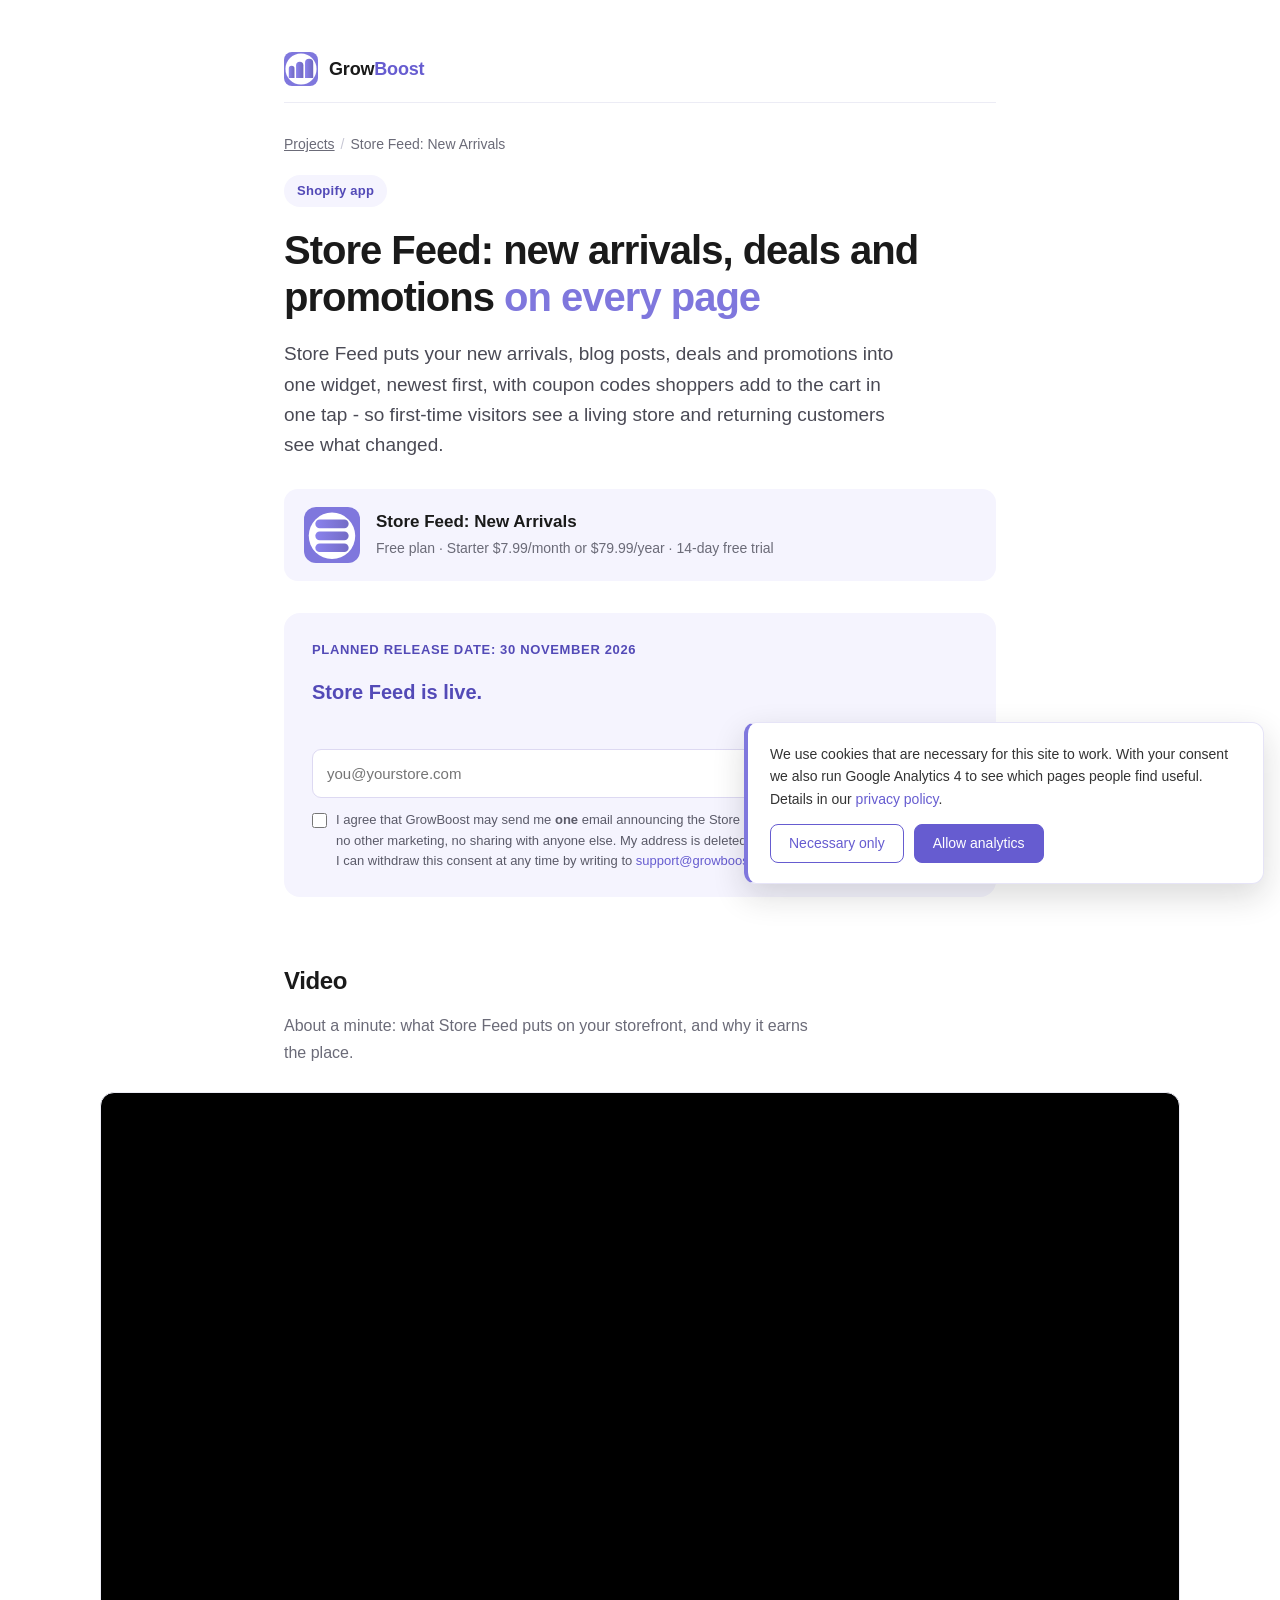
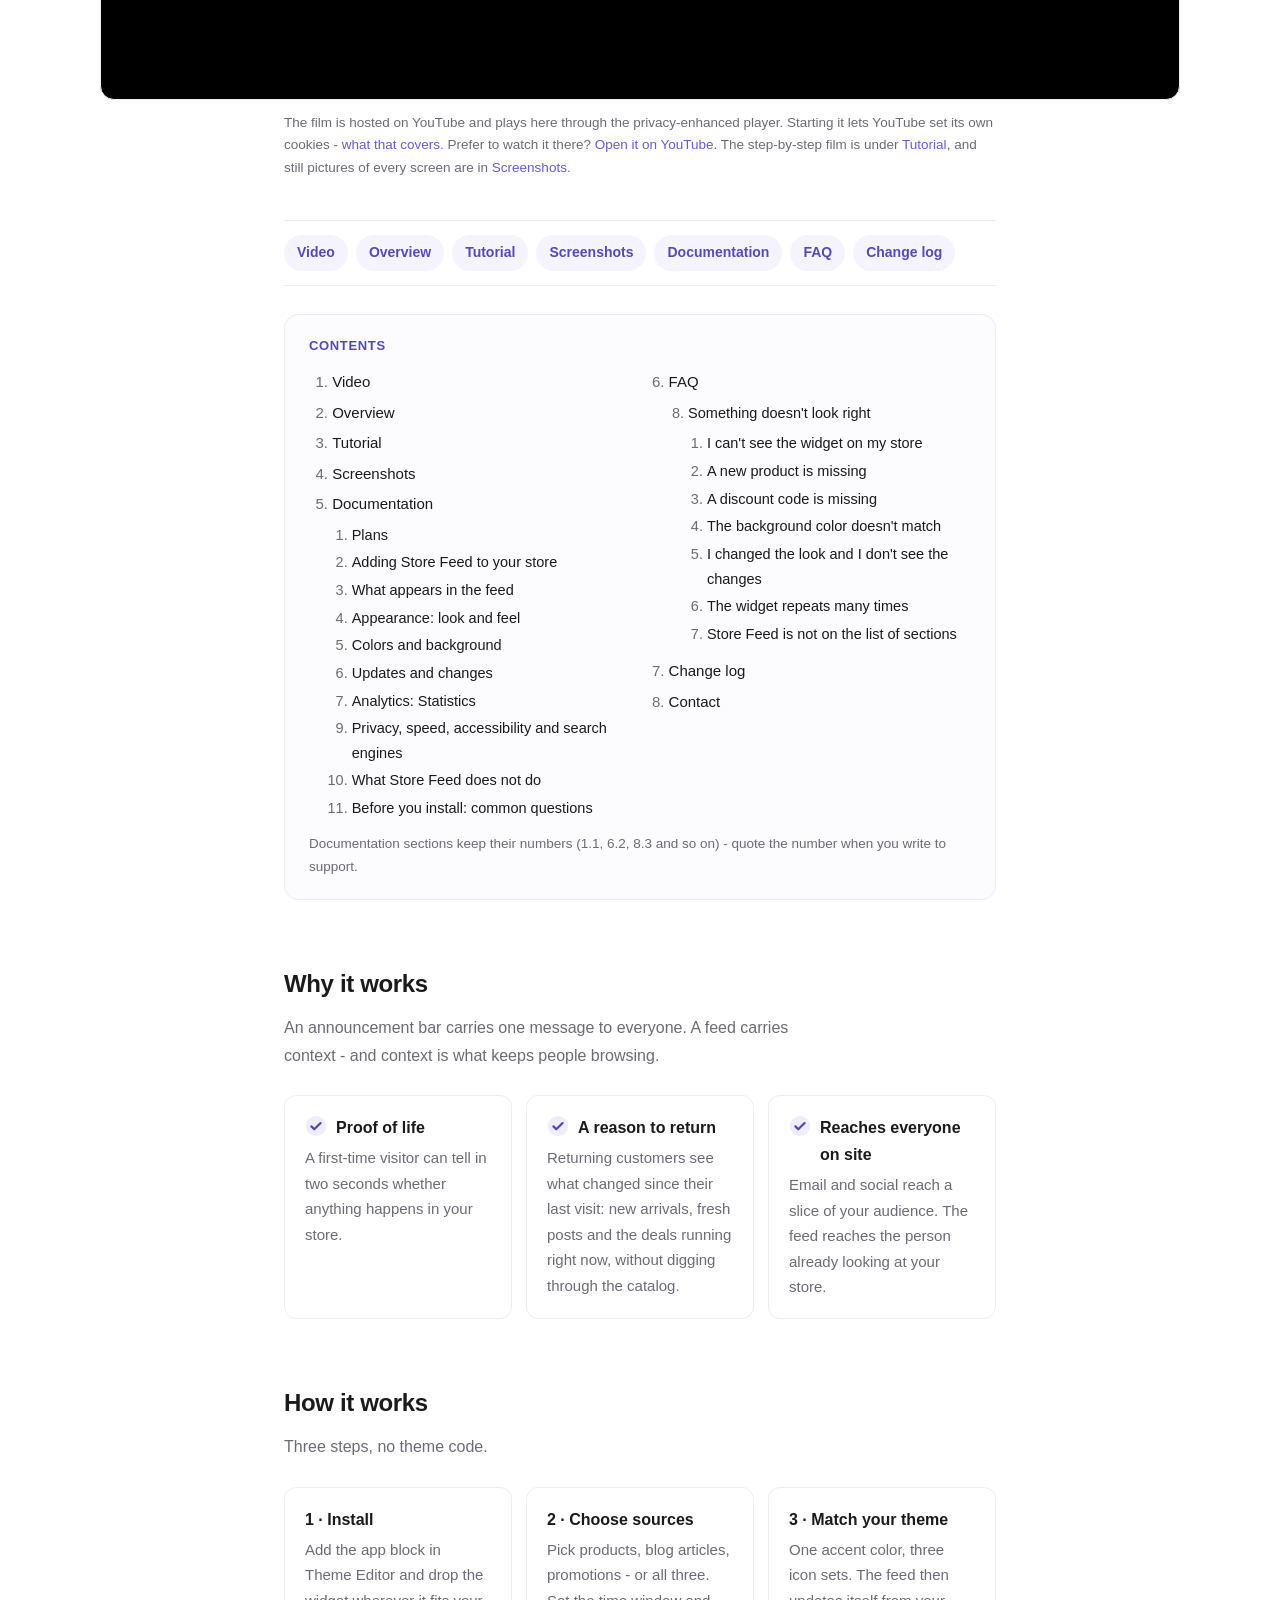
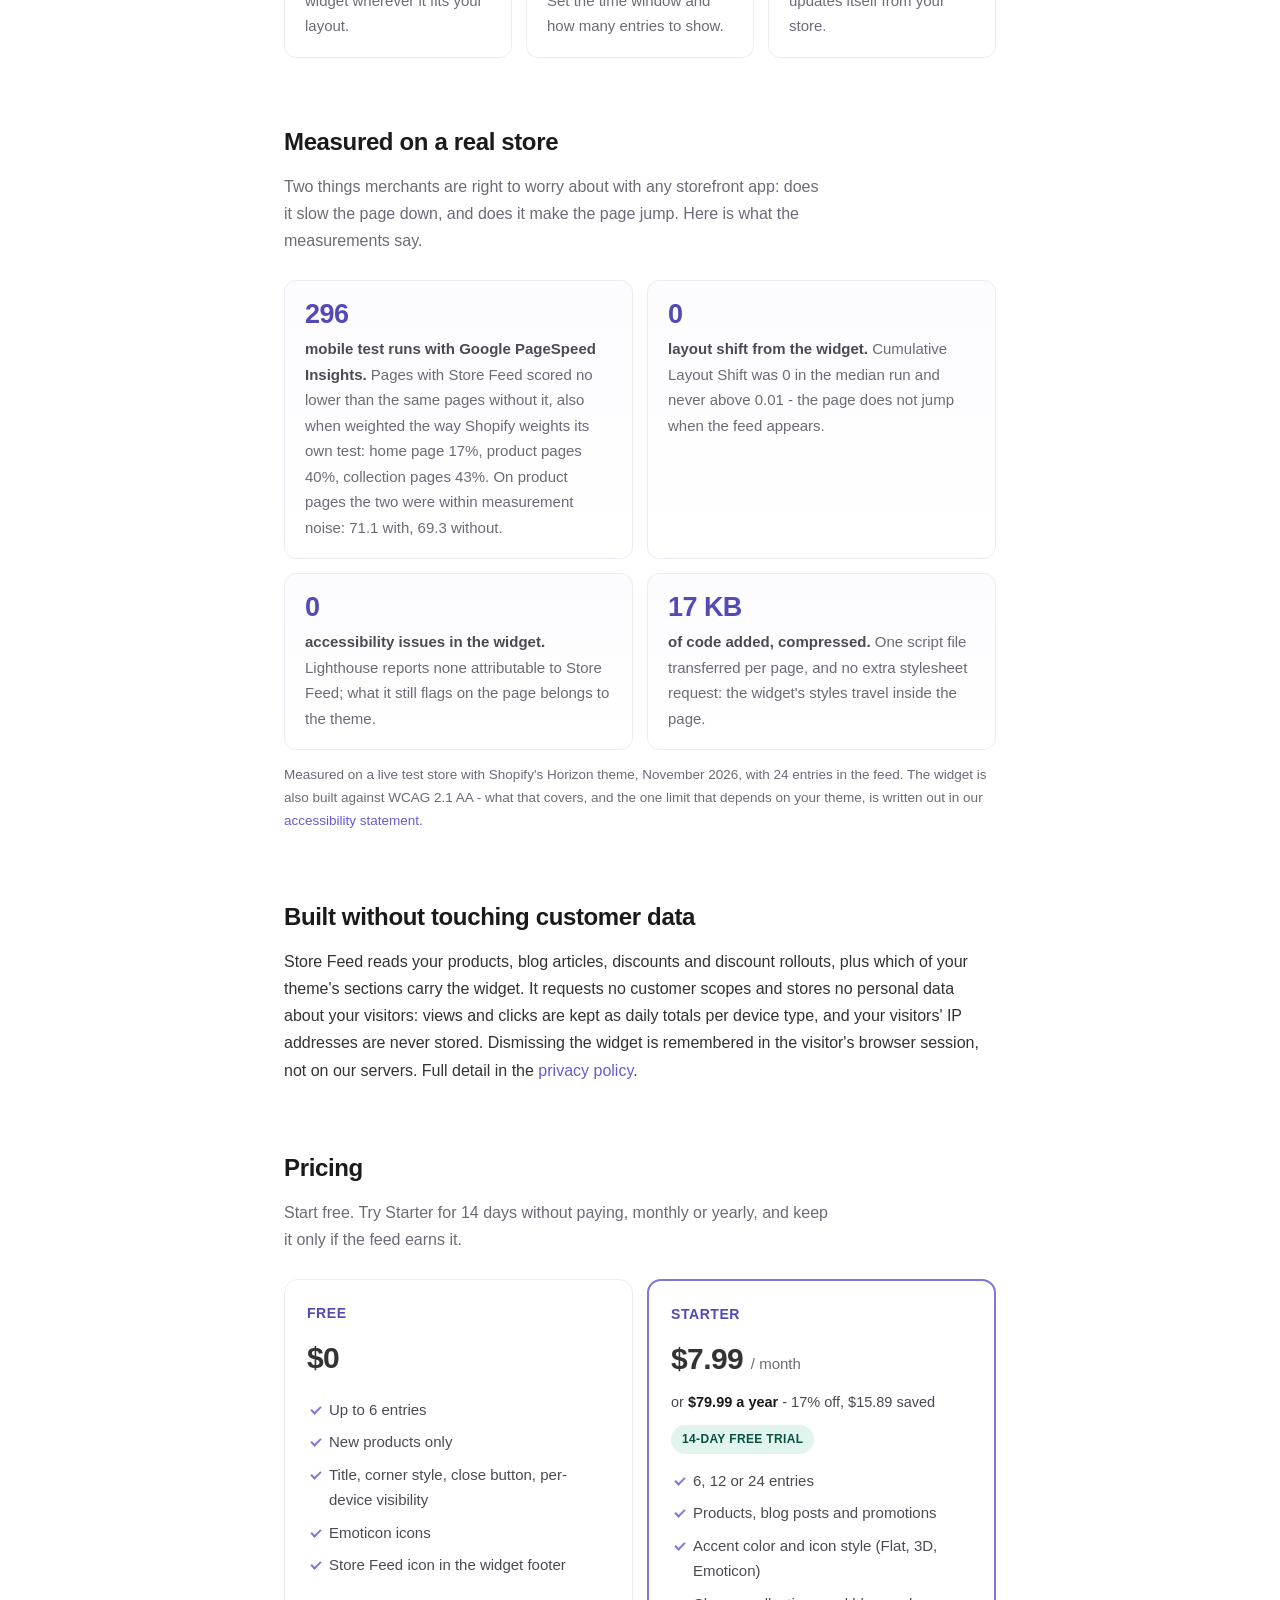
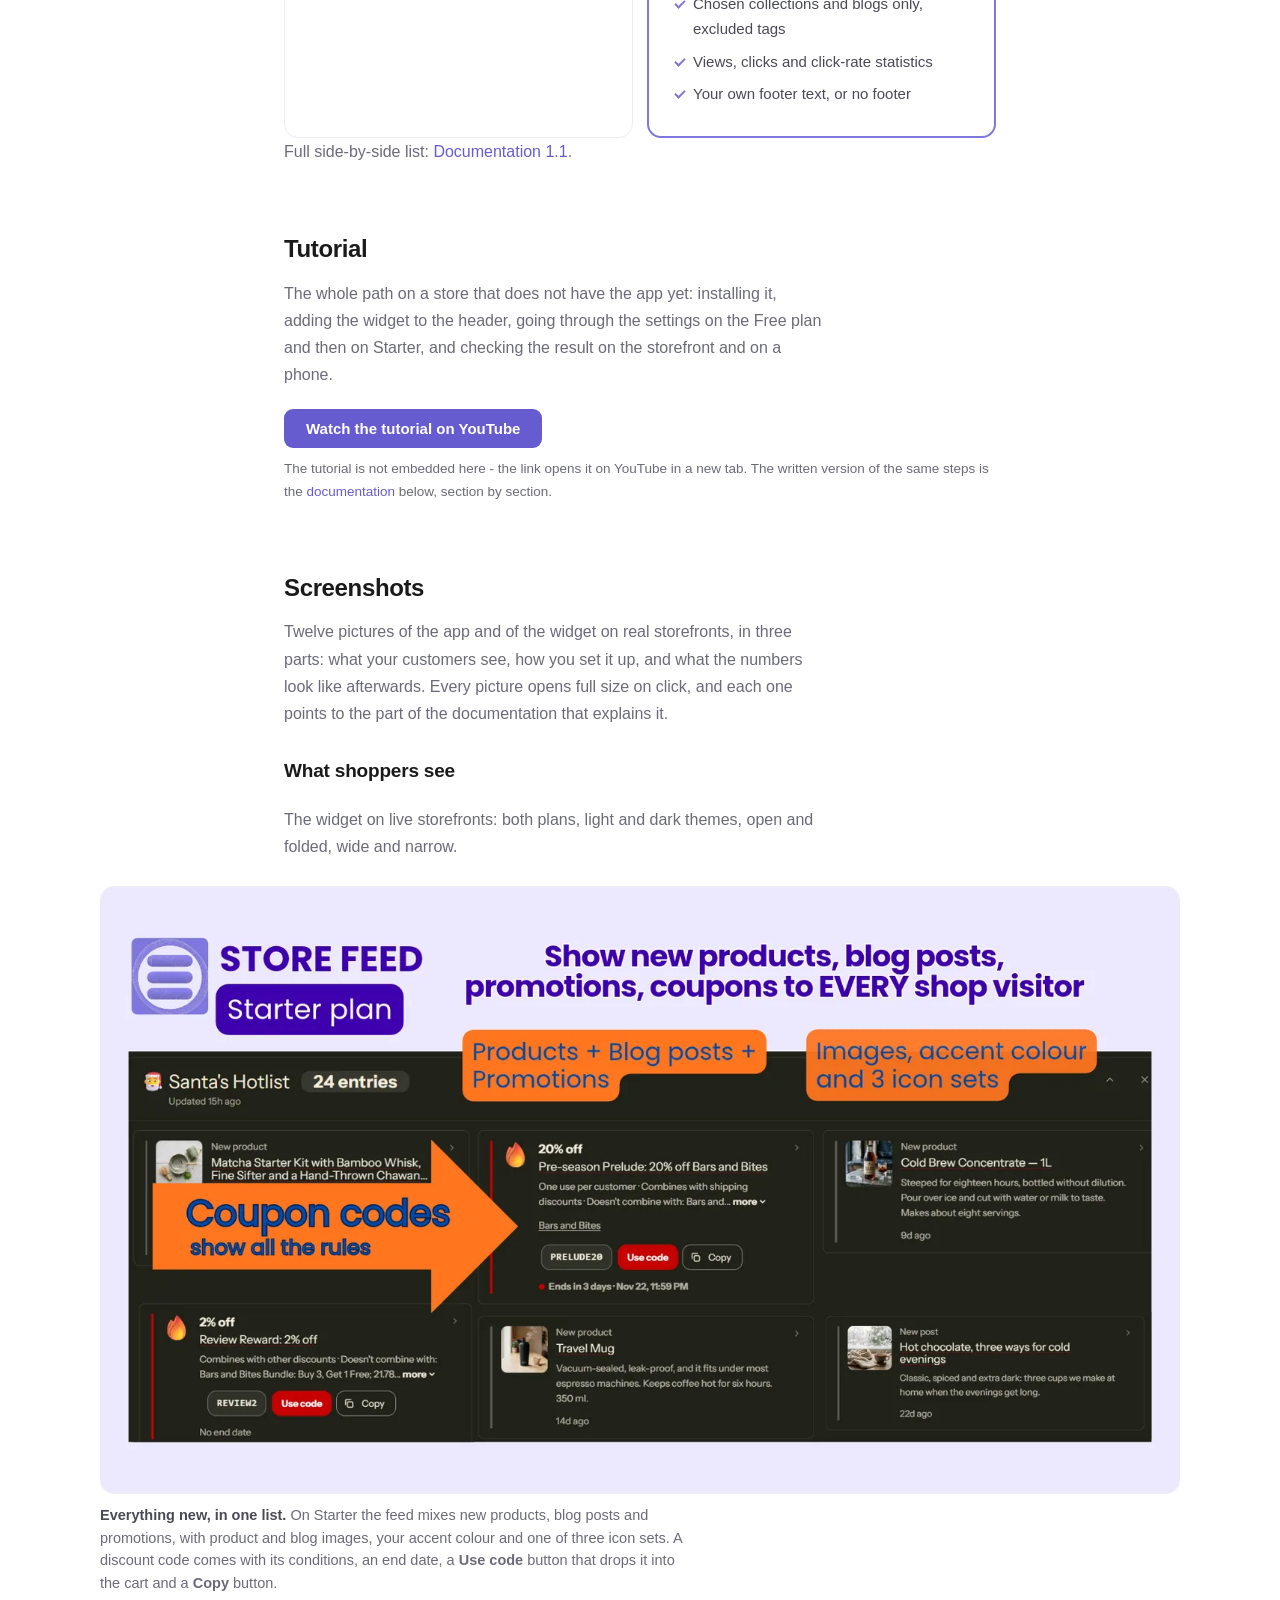
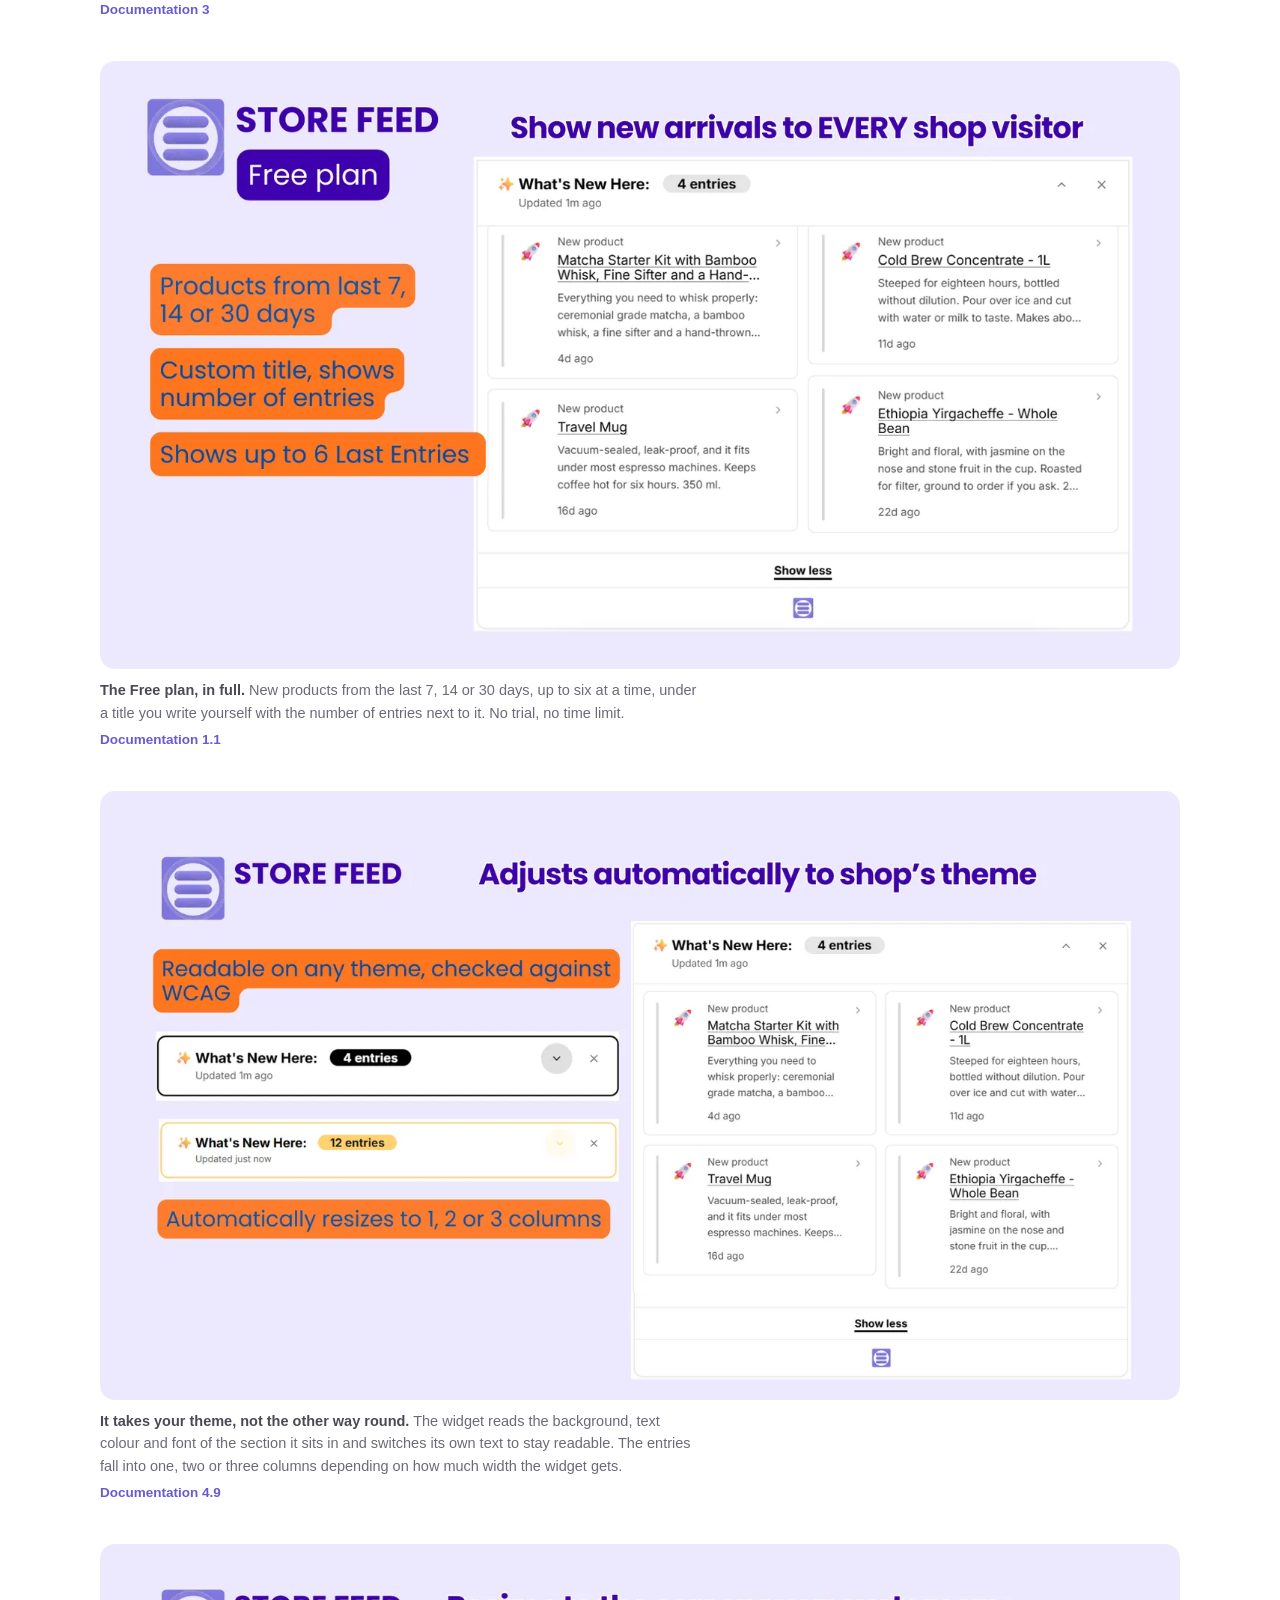
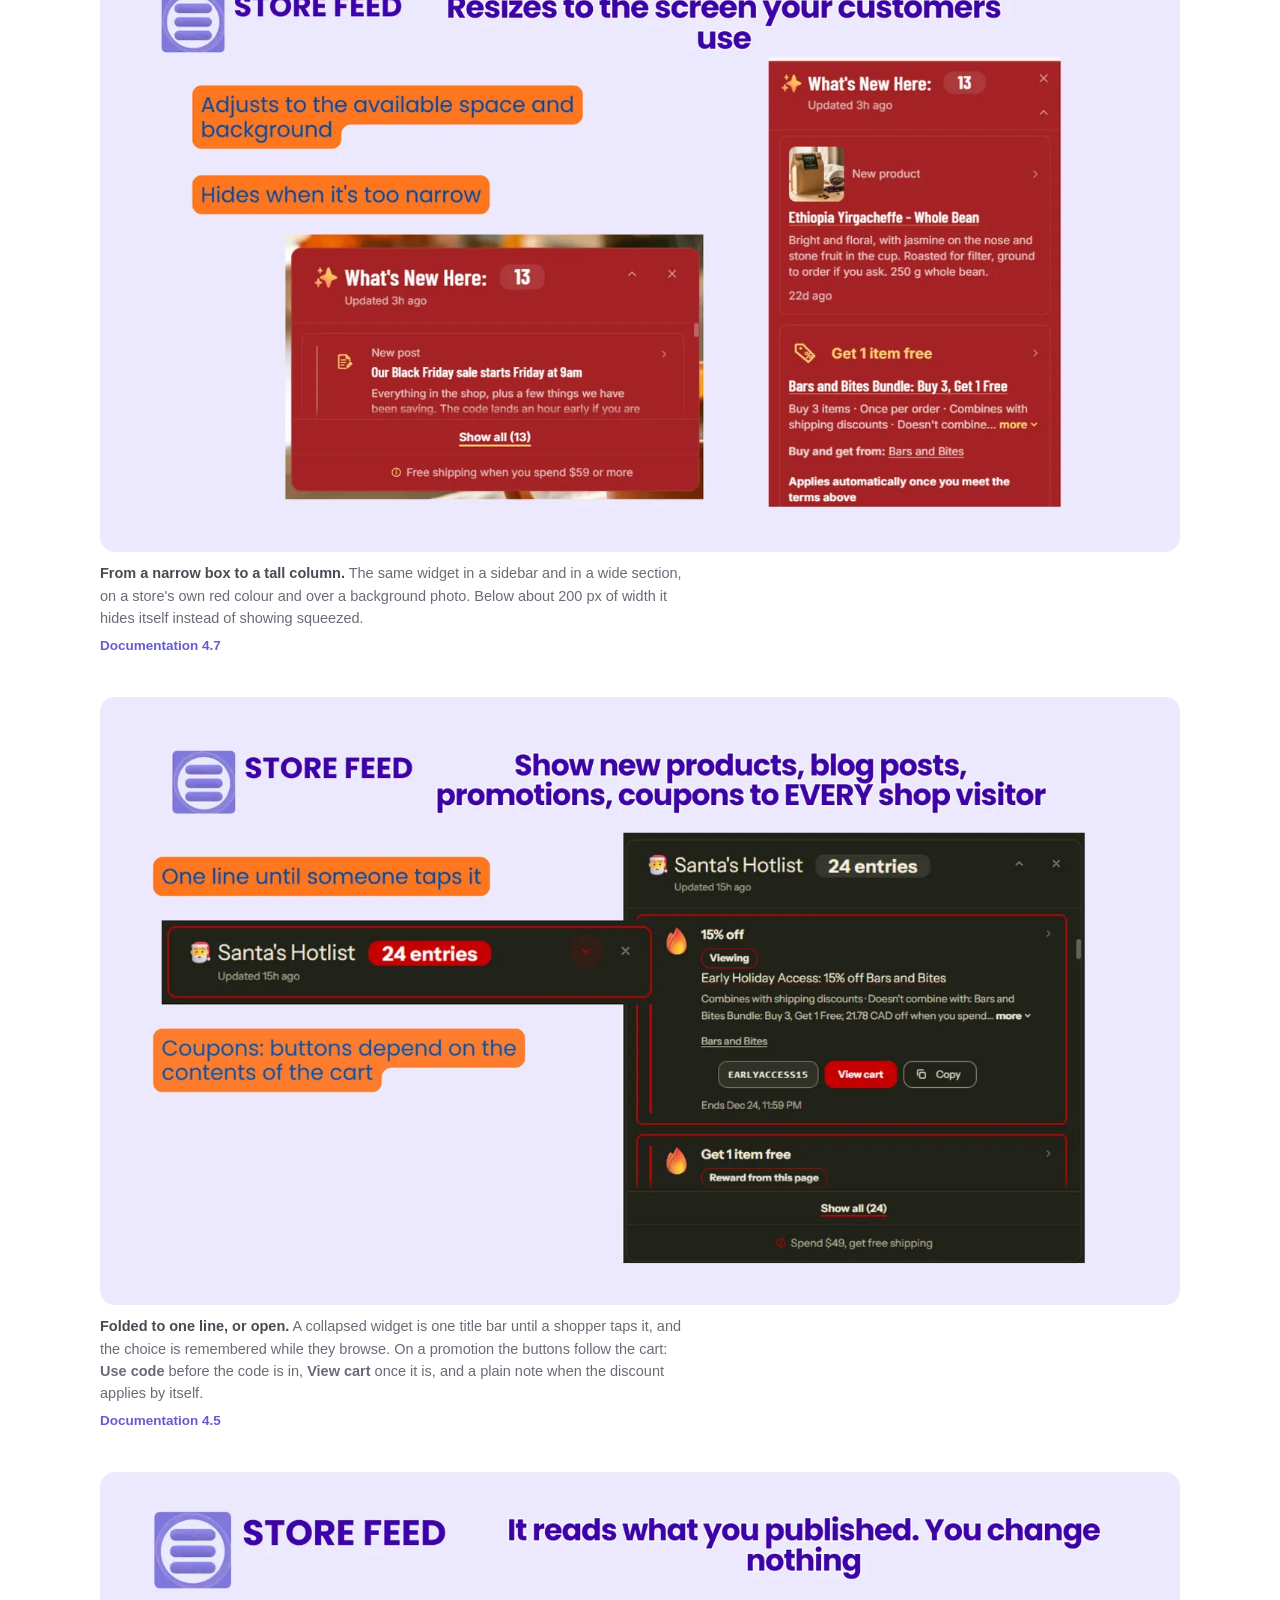
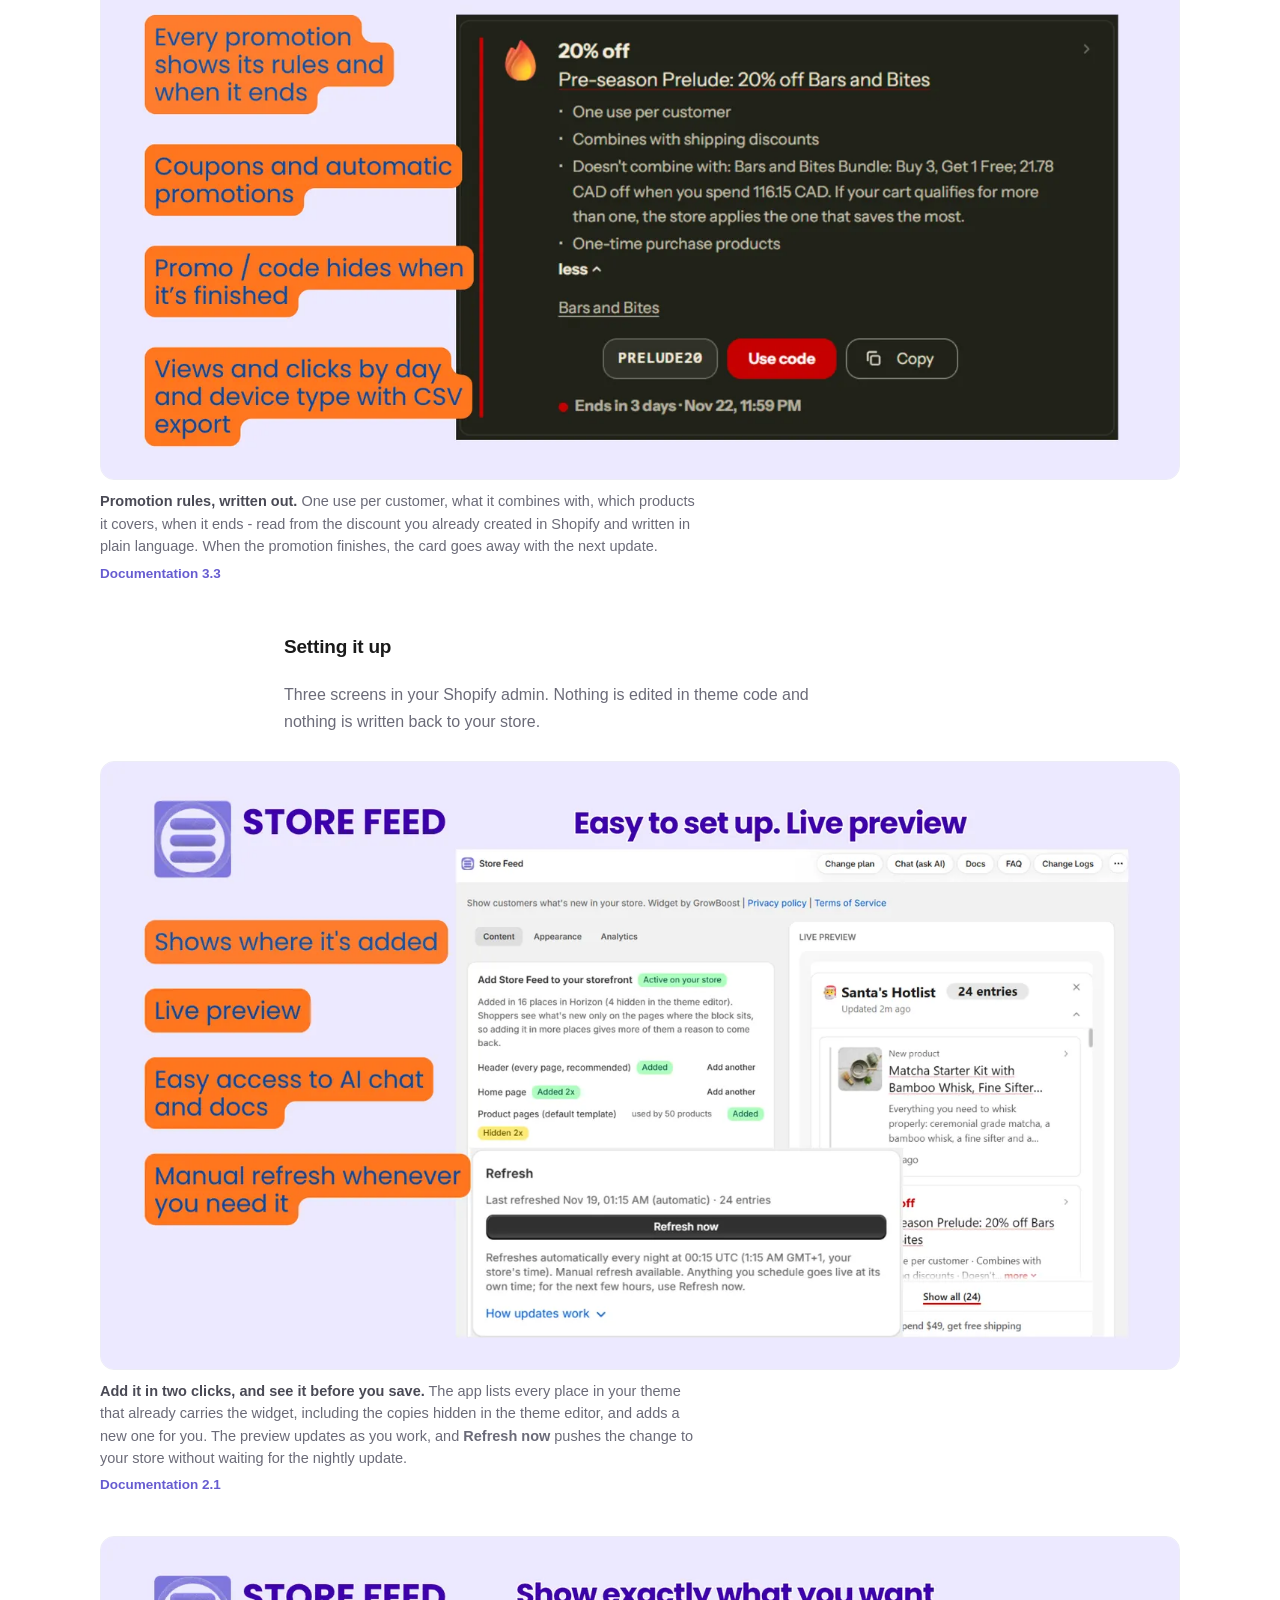
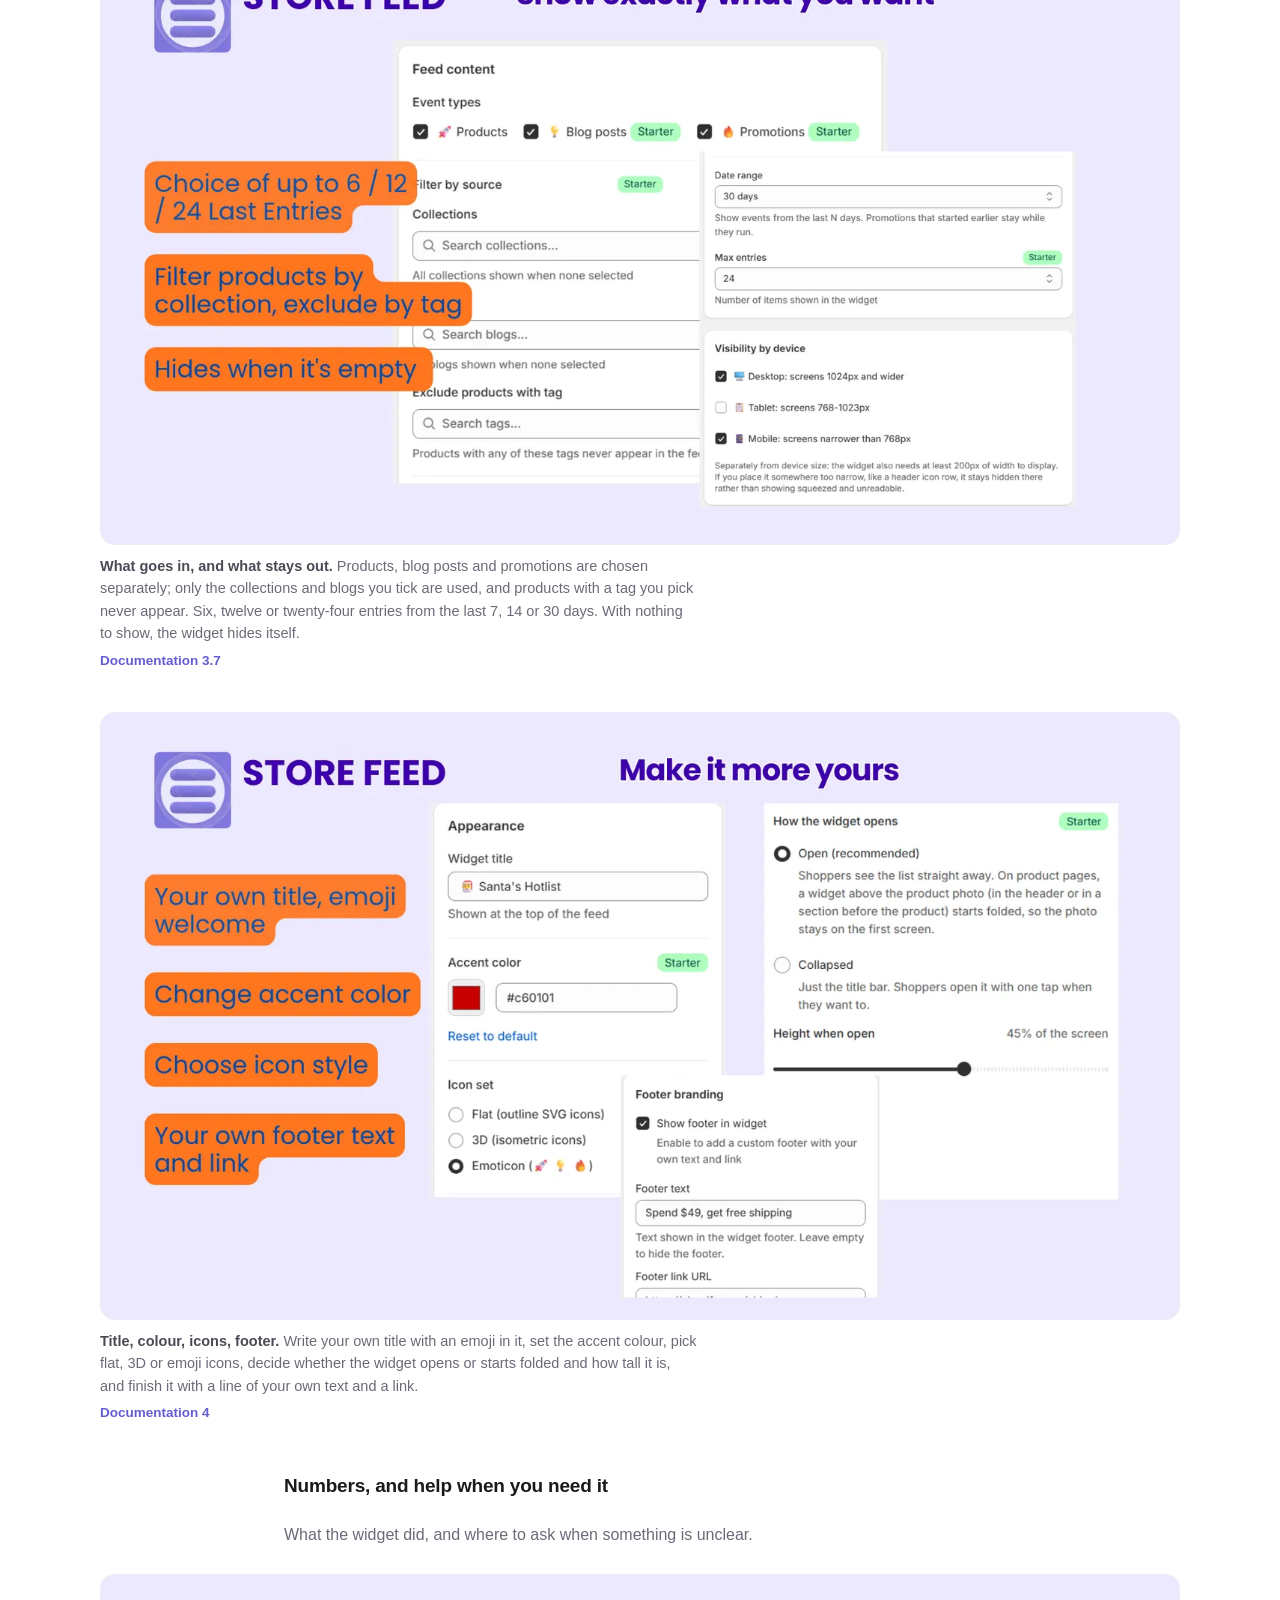
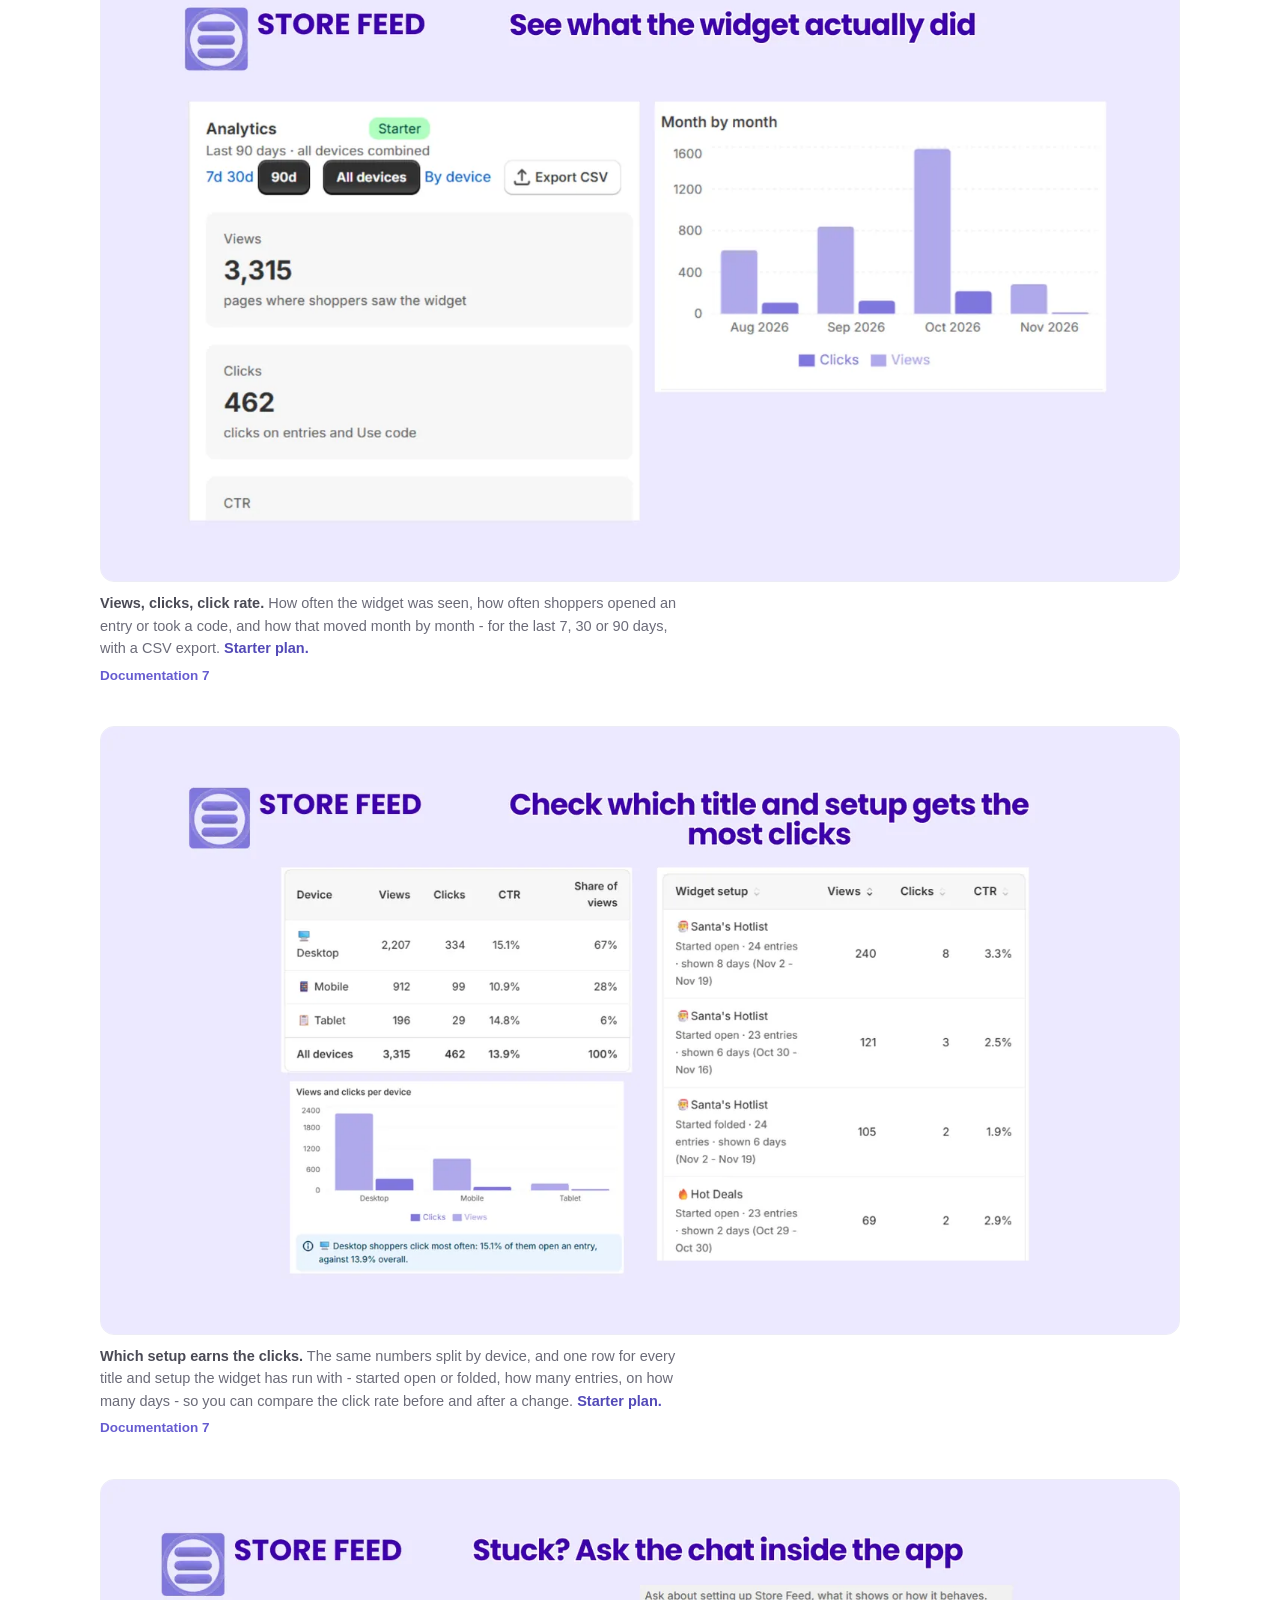
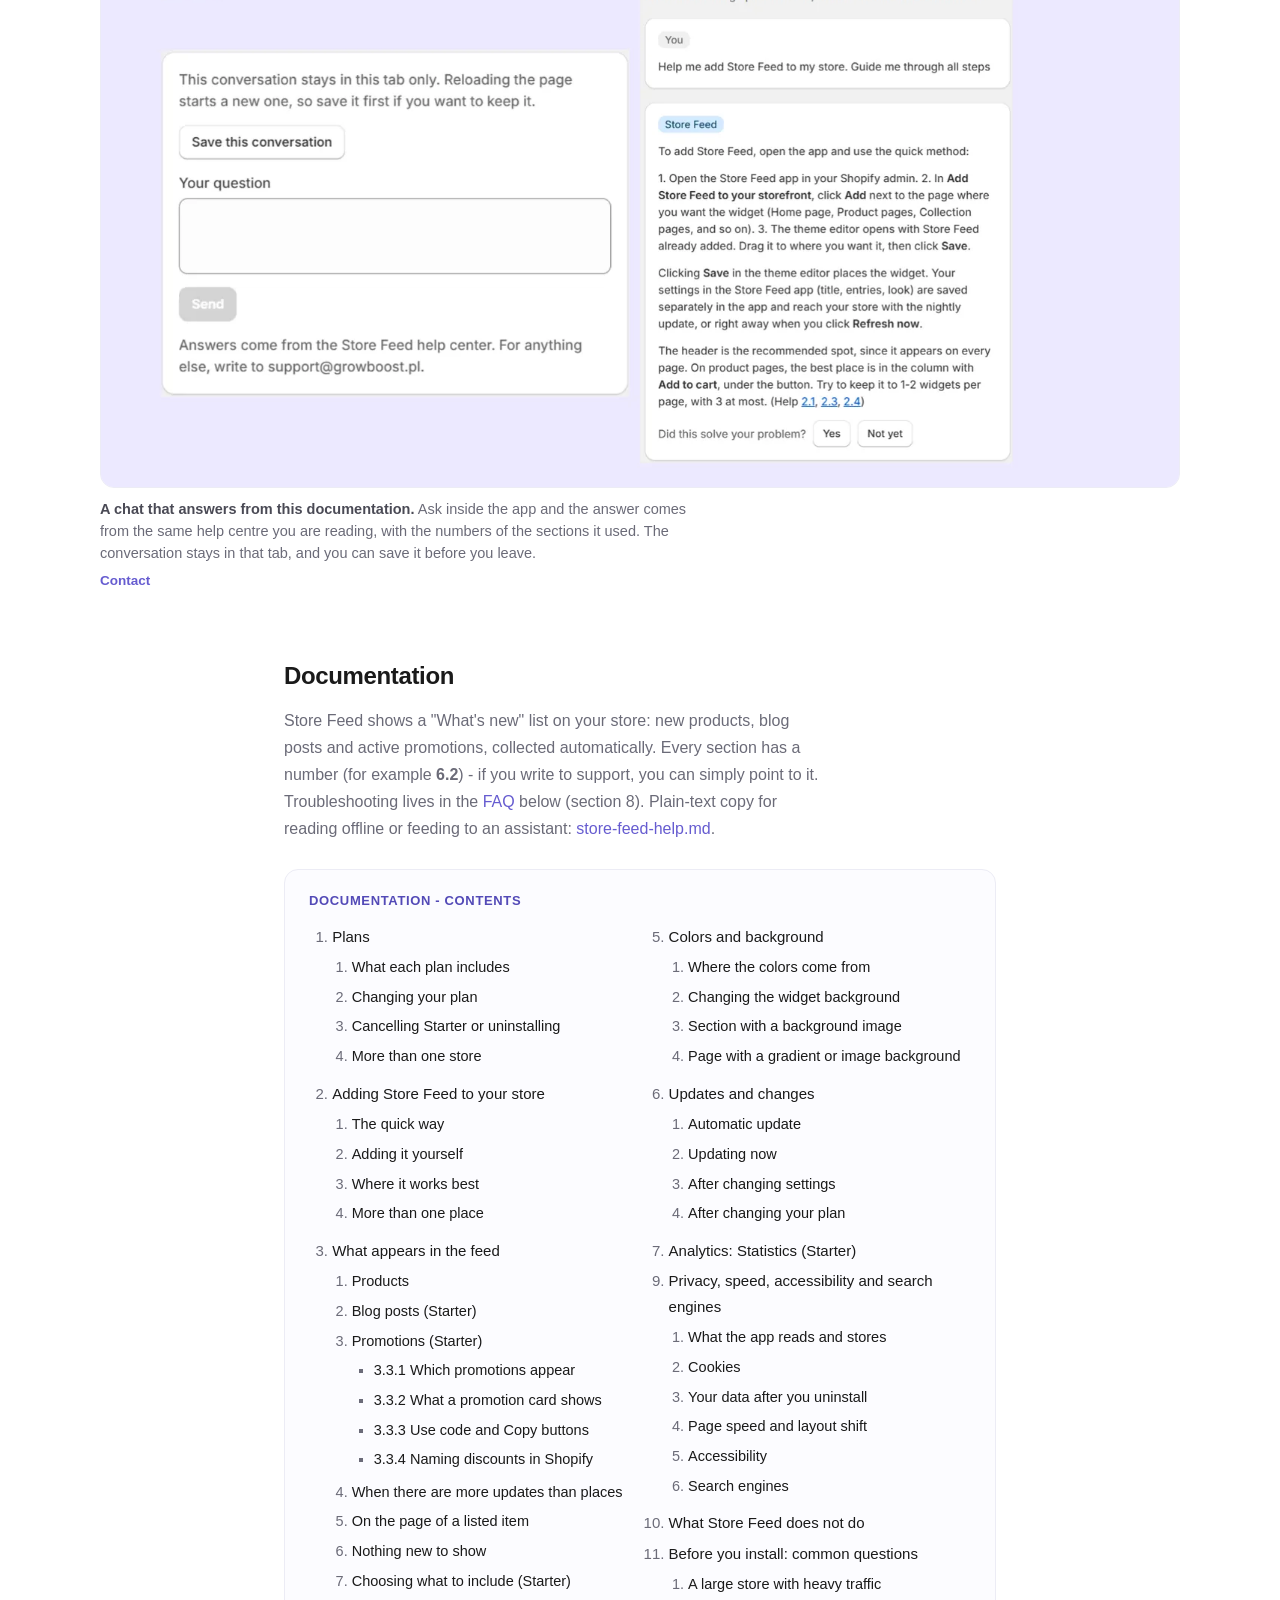
<file: store-feed-new-arrivals/index.html>
<!DOCTYPE html>
<html lang="en">
<head>
<meta charset="utf-8">
<meta name="viewport" content="width=device-width, initial-scale=1">
<title>Store Feed: New Arrivals widget for Shopify | GrowBoost</title>
<meta name="description" content="Store Feed: New Arrivals puts your new arrivals, deals and promotions on every page of your Shopify store, with coupon codes shoppers add in one tap. Overview, documentation, FAQ and change log.">
<link rel="canonical" href="https://growboost.pl/store-feed-new-arrivals/">
<meta name="robots" content="index, follow">

<meta property="og:type" content="website">
<meta property="og:site_name" content="GrowBoost">
<meta property="og:locale" content="en_GB">
<meta property="og:url" content="https://growboost.pl/store-feed-new-arrivals/">
<meta property="og:title" content="Store Feed: New Arrivals widget for Shopify">
<meta property="og:description" content="New arrivals, deals and promotions in one feed on every page, with coupon codes shoppers add to the cart in one tap.">
<meta property="og:image" content="https://growboost.pl/assets/shots/feed-starter-1200.jpg">
<meta property="og:image:width" content="1200">
<meta property="og:image:height" content="675">
<meta property="og:image:alt" content="The Store Feed widget on a dark Shopify storefront, listing new products, a blog post and promotions with discount codes.">
<meta name="twitter:card" content="summary_large_image">

<link rel="preconnect" href="https://www.googletagmanager.com" crossorigin>
<link rel="dns-prefetch" href="https://www.googletagmanager.com">
<meta name="theme-color" content="#7F77DD">
<link rel="icon" href="/favicon.ico?v=20261112" sizes="any">
<link rel="icon" type="image/png" sizes="64x64" href="/assets/favicon-64-v2.png">
<link rel="apple-touch-icon" href="/assets/apple-touch-icon-v2.png">
<link rel="stylesheet" href="/assets/site.css?v=20261123">
<link rel="stylesheet" href="/assets/consent.css?v=20261112">
<script src="/assets/consent.js?v=20261112"></script>
<script src="/assets/launch.js?v=20261123" defer></script>
<script src="/assets/gallery.js?v=20261112" defer></script>
<script src="/assets/mail.js?v=20261112" defer></script>

<script type="application/ld+json">
{
  "@context": "https://schema.org",
  "@type": "SoftwareApplication",
  "name": "Store Feed: New Arrivals",
  "alternateName": "Store Feed",
  "applicationCategory": "BusinessApplication",
  "applicationSubCategory": "Shopify app",
  "operatingSystem": "Shopify",
  "url": "https://growboost.pl/store-feed-new-arrivals/",
  "softwareVersion": "1",
  "inLanguage": "en",
  "description": "A chronological what's new feed for Shopify storefronts: new products, blog articles and active promotions in one widget, installed through Theme Editor app blocks.",
  "featureList": [
    "New products, blog posts and active promotions in one chronological feed",
    "Installs as a Shopify app block - any page, header or footer, no theme code",
    "Discount codes shown only when they are available to all customers",
    "Use code button that puts a discount code straight into the shopper's cart, with Copy as the alternative",
    "Full discount terms: minimum purchase, usage limits, one use per customer and combinations",
    "Buy X get Y promotions written out with links to the collections and products",
    "Product and blog images in the feed, or icons in one of three styles",
    "Widget labels and date formats in eight languages, following the store's language",
    "Shopify discount rollouts: only discounts that every shopper gets are promoted, and the widget updates when a rollout changes",
    "Takes the background, text colors and font of the section it sits in",
    "Sits in the header on every page and folds to its title bar after a shopper opens an entry",
    "Time window of 7, 14 or 30 days and up to 24 entries",
    "Nightly automatic refresh at 00:15 UTC plus manual refresh",
    "Impressions, clicks and click-rate statistics split by device, sent through the store's signed Shopify app proxy"
  ],
  "screenshot": [
    "https://growboost.pl/assets/shots/feed-starter-1440.webp",
    "https://growboost.pl/assets/shots/feed-free-1440.webp",
    "https://growboost.pl/assets/shots/widget-theme-1440.webp",
    "https://growboost.pl/assets/shots/widget-resize-1440.webp",
    "https://growboost.pl/assets/shots/widget-collapsed-1440.webp",
    "https://growboost.pl/assets/shots/promotion-rules-1440.webp",
    "https://growboost.pl/assets/shots/panel-setup-1440.webp",
    "https://growboost.pl/assets/shots/panel-sources-1440.webp",
    "https://growboost.pl/assets/shots/panel-look-1440.webp",
    "https://growboost.pl/assets/shots/stats-overview-1440.webp",
    "https://growboost.pl/assets/shots/stats-setups-1440.webp",
    "https://growboost.pl/assets/shots/panel-chat-1440.webp"
  ],
  "publisher": { "@type": "Organization", "name": "GrowBoost", "url": "https://growboost.pl/" },
  "offers": [
    { "@type": "Offer", "name": "Free", "price": "0", "priceCurrency": "USD" },
    { "@type": "Offer", "name": "Starter, monthly", "price": "7.99", "priceCurrency": "USD",
      "priceSpecification": {
        "@type": "UnitPriceSpecification",
        "price": "7.99", "priceCurrency": "USD",
        "billingDuration": 1, "billingIncrement": 1,
        "unitCode": "MON"
      }
    },
    { "@type": "Offer", "name": "Starter, yearly", "price": "79.99", "priceCurrency": "USD",
      "priceSpecification": {
        "@type": "UnitPriceSpecification",
        "price": "79.99", "priceCurrency": "USD",
        "billingDuration": 1, "billingIncrement": 1,
        "unitCode": "ANN"
      }
    }
  ]
}
</script>

<script type="application/ld+json">
{
  "@context": "https://schema.org",
  "@type": "BreadcrumbList",
  "itemListElement": [
    { "@type": "ListItem", "position": 1, "name": "Projects", "item": "https://growboost.pl/" },
    { "@type": "ListItem", "position": 2, "name": "Store Feed: New Arrivals", "item": "https://growboost.pl/store-feed-new-arrivals/" }
  ]
}
</script>

<script type="application/ld+json">
{
  "@context": "https://schema.org",
  "@type": "FAQPage",
  "mainEntity": [
    { "@type": "Question", "name": "Do I need to edit my theme code?",
      "acceptedAnswer": { "@type": "Answer", "text": "No. Store Feed installs as a Shopify app block, so you place it from Theme Editor. Online Store 2.0 themes are supported (2.2)." } },
    { "@type": "Question", "name": "Can I see how it looks on my store before shoppers do?",
      "acceptedAnswer": { "@type": "Answer", "text": "Yes. Add in the app opens the theme editor with Store Feed already in place, showing your own products in your own theme, and nothing changes on your store until you click Save. After Save the widget is on your store, and the entries it shows arrive with the next feed update: click Refresh now to send them straight away, or wait for the nightly one (2.1, 6.1, 6.2)." } },
    { "@type": "Question", "name": "Where on my store should I put the widget?",
      "acceptedAnswer": { "@type": "Answer", "text": "The header is the best place - the widget then appears on every page, near the top, where shoppers look first. Page by page: Home page: the header, or its own section near the top, so new visitors see the store is active. Product pages: the header, or a section below the product details - best of all in the column with Add to cart, under the button, which is where Add in the app puts it. A promotion that covers the product is marked Viewing (3.5). Collection pages: a section above or below the product grid. Blog posts: a section below the article - a short way from reading to shopping. Pages from a page builder app: landing pages built outside the theme editor are still part of your theme, so a widget in the header or footer shows on them too. Checkout: not possible, Shopify doesn't allow app blocks there. A code added with Use code is already in the cart when the shopper gets to checkout (3.3.3). Full guidance: 2.3." } },
    { "@type": "Question", "name": "Will it match my theme?",
      "acceptedAnswer": { "@type": "Answer", "text": "Yes, with no settings to fill in. The widget takes its fonts from your theme's headings, product card titles and text, its colors from the section it sits in, and its width and spacing from your theme's content area. The widget title is always a little larger than the entry titles (4.9, 5.1)." } },
    { "@type": "Question", "name": "What should I call the widget, and what can I put in the footer?",
      "acceptedAnswer": { "@type": "Answer", "text": "A short title that says there is something new, in your store's voice - 2-4 words, so it fits on one line on a phone: \"What's New\", \"Fresh this week\", \"New & on sale\", \"&#128293; Hot right now\". In the footer (Starter) put one more reason to buy or to come back, with a link where it helps: \"Free shipping over $50\", \"30-day free returns\", \"New arrivals every Friday\" (4.1, 4.8)." } },
    { "@type": "Question", "name": "Which themes is it tested on?",
      "acceptedAnswer": { "@type": "Answer", "text": "Horizon, Dawn, Savor, Craft, Ritual, Publisher, Heritage and Taste. It works with any Online Store 2.0 theme that supports app blocks, so a theme not on this list, or a customized one, will most likely work too. If something doesn't look right, write to us with the theme name, the page address and a screenshot: a fix in the app reaches every store (11.4)." } },
    { "@type": "Question", "name": "Does it work with Shopify Markets, B2B or a headless storefront?",
      "acceptedAnswer": { "@type": "Answer", "text": "Markets and B2B: every shopper sees the same entries - the widget does not adjust the list to a market or to a B2B catalog, and discounts set for specific markets are left out. Amounts on promotion cards are converted to the shopper's currency with Shopify's exchange rate, with the currency code added, for example \"20.94 CAD off\". Translations: names and titles appear in your store's default language, also when you have translated them with Translate & Adapt, and the widget title is one text for all languages. Right-to-left languages (Arabic, Hebrew, Persian, Urdu) are not tested. Headless storefronts (Hydrogen or your own front end): no, the widget is a block for Online Store themes (10, 3.3.2, 11.4)." } },
    { "@type": "Question", "name": "What happens when I switch themes?",
      "acceptedAnswer": { "@type": "Answer", "text": "The widget belongs to the theme you added it to. After you publish another theme, the app shows its pages as not added yet - click Add again and the widget is back, with the same settings (2.1)." } },
    { "@type": "Question", "name": "Will it slow my store down?",
      "acceptedAnswer": { "@type": "Answer", "text": "The widget comes built into your store's pages, so nothing has to be fetched to show it after the page loads, and its script starts only once the shopper moves, taps, scrolls or types. A copy below the first screen is prepared only when the shopper starts scrolling or it comes into view. The measured difference is in Measured on a real store. Every copy still adds to the page, so use 1-2 per page, 3 at most (9.4, 2.4)." } },
    { "@type": "Question", "name": "Does it collect data about my customers?",
      "acceptedAnswer": { "@type": "Answer", "text": "No. The app reads your products, blog articles, discounts and discount rollouts, and which of your theme's sections carry the widget. It requests no customer scopes and does no per-visitor tracking. Views and clicks are counted as daily totals per device type, never per visitor. The widget sets no cookies (9.1, 9.2)." } },
    { "@type": "Question", "name": "Can search engines see the widget?",
      "acceptedAnswer": { "@type": "Answer", "text": "Yes. The widget is part of your page's HTML, so its entries are ordinary links that search engines can follow. It also adds a short list of the entries in structured data, schema.org ItemList (9.6)." } },
    { "@type": "Question", "name": "How often does the feed refresh?",
      "acceptedAnswer": { "@type": "Answer", "text": "Discounts and newly published products reach the widget on their own, usually within a few minutes. A discount with a start date in the future appears exactly when it starts, and one that ends shows that it has ended and leaves with the next update. New blog posts wait for the nightly update at 00:15 UTC - the app shows that time in your store's own time zone, under Refresh now - or for Refresh now itself; a post scheduled a day or more ahead appears at its publish time (6.1, 6.2)." } },
    { "@type": "Question", "name": "Can customers close the widget?",
      "acceptedAnswer": { "@type": "Answer", "text": "Yes, and it stays closed for the rest of their session (4.6)." } },
    { "@type": "Question", "name": "Can I put it in more than one place?",
      "acceptedAnswer": { "@type": "Answer", "text": "Yes. Every copy shows the same list and the same settings. We recommend 1-2 widgets per page, 3 at most: a header or footer widget counts on every page, and each extra copy repeats the same entries and makes the page slower to load (2.4)." } },
    { "@type": "Question", "name": "Can shoppers apply a code without typing it?",
      "acceptedAnswer": { "@type": "Answer", "text": "Yes. Every discount code in the widget - the coupon code your shoppers would otherwise type at checkout - has a Use code button that adds it to the cart. The Copy button stays for shoppers who prefer to paste the code at checkout (3.3.3)." } },
    { "@type": "Question", "name": "Does Store Feed work with Shopify discount rollouts?",
      "acceptedAnswer": { "@type": "Answer", "text": "Yes. Store Feed only promotes discounts that every shopper gets. A discount that a rollout gives to only part of your traffic stays hidden until it reaches everyone. A discount that a rollout turns on for all traffic appears in the widget, and the widget updates automatically when a rollout changes (3.8)." } },
    { "@type": "Question", "name": "What happens if I uninstall the app?",
      "acceptedAnswer": { "@type": "Answer", "text": "The widget disappears from your store together with the app, and you don't need to edit your theme. Shopify cancels a Starter subscription automatically. About 48 hours later Shopify asks apps to erase the store's data, and we then permanently delete your settings, the feed and the statistics. If that request never arrives, we delete everything ourselves 20 days after you uninstall (1.3, 9.3)." } },
    { "@type": "Question", "name": "I run a large store. Will it keep up?",
      "acceptedAnswer": { "@type": "Answer", "text": "Yes. The widget is part of your store's pages and Shopify serves it with them, so our servers are not involved in showing it and heavy traffic does not slow it down. The size of your catalog does not matter either: each update reads only the newest products from the time window, the newest posts and your active discounts (11.1)." } },
    { "@type": "Question", "name": "I have few new products. Is it still worth it?",
      "acceptedAnswer": { "@type": "Answer", "text": "With few new products the list can be short or empty. Choose the 30-day time window and add blog posts and promotions (Starter) to keep it full. The Free plan has no time limit, so you can see how it looks on your own store before deciding (11.2)." } },
    { "@type": "Question", "name": "How are views and clicks counted?",
      "acceptedAnswer": { "@type": "Answer", "text": "A view counts when the widget appears on the shopper's screen - at least its title bar - not when the page loads, so a widget lower down counts only once the shopper scrolls to it. One view per page, however many copies the page shows. A click counts once for an entry, a collection or product name on a promotion card, or Use code; Copy is not counted. Counts are sent only for shoppers who allow analytics in your store's customer privacy settings, and bots and crawlers are never counted. The widget sends them through your store's own address (the Shopify app proxy), signed by Shopify, so no one can add numbers to another store's statistics. Statistics are kept for 180 days and the app shows the last 90. On Starter the app also breaks the numbers down by widget setup - the title it showed, whether it started open or folded, and how many entries - and exports both views to CSV (7)." } },
    { "@type": "Question", "name": "My statistics stopped updating",
      "acceptedAnswer": { "@type": "Answer", "text": "If you changed the app proxy address in Settings > Apps and sales channels > Store Feed > App proxy > Customize URL, change it back to /apps/store-feed. The widget sends its counts to that address (7)." } },
    { "@type": "Question", "name": "What does Starter cost, and can I try it first?",
      "acceptedAnswer": { "@type": "Answer", "text": "$7.99 a month, or $79.99 a year - paying yearly saves $15.89 against twelve monthly payments, 17% off. Starter begins with a 14-day free trial, so you can see the full feed on your own store before anything is charged. The Free plan has no time limit. Charges are billed in advance on your Shopify bill and are not refunded, also not for the unused part of a month or a year (1.1, 1.3)." } }
  ]
}
</script>

<script type="application/ld+json">
{
  "@context": "https://schema.org",
  "@type": "ItemList",
  "name": "Store Feed - contents of this page",
  "itemListOrder": "https://schema.org/ItemListOrderAscending",
  "numberOfItems": 8,
  "itemListElement": [
    { "@type": "ListItem", "position": 1, "name": "Video", "url": "https://growboost.pl/store-feed-new-arrivals/#video" },
    { "@type": "ListItem", "position": 2, "name": "Overview", "url": "https://growboost.pl/store-feed-new-arrivals/#overview" },
    { "@type": "ListItem", "position": 3, "name": "Tutorial", "url": "https://growboost.pl/store-feed-new-arrivals/#tutorial" },
    { "@type": "ListItem", "position": 4, "name": "Screenshots", "url": "https://growboost.pl/store-feed-new-arrivals/#screens" },
    { "@type": "ListItem", "position": 5, "name": "Documentation", "url": "https://growboost.pl/store-feed-new-arrivals/#doc" },
    { "@type": "ListItem", "position": 6, "name": "FAQ", "url": "https://growboost.pl/store-feed-new-arrivals/#faq" },
    { "@type": "ListItem", "position": 7, "name": "Change log", "url": "https://growboost.pl/store-feed-new-arrivals/#changelog" },
    { "@type": "ListItem", "position": 8, "name": "Contact", "url": "https://growboost.pl/store-feed-new-arrivals/#contact" }
  ]
}
</script>

<script type="application/ld+json">
{
  "@context": "https://schema.org",
  "@type": "ItemList",
  "name": "Store Feed documentation - sections",
  "itemListOrder": "https://schema.org/ItemListOrderAscending",
  "numberOfItems": 11,
  "itemListElement": [
    { "@type": "ListItem", "position": 1, "name": "1. Plans", "url": "https://growboost.pl/store-feed-new-arrivals/#s1" },
    { "@type": "ListItem", "position": 2, "name": "2. Adding Store Feed to your store", "url": "https://growboost.pl/store-feed-new-arrivals/#s2" },
    { "@type": "ListItem", "position": 3, "name": "3. What appears in the feed", "url": "https://growboost.pl/store-feed-new-arrivals/#s3" },
    { "@type": "ListItem", "position": 4, "name": "4. Appearance: look and feel", "url": "https://growboost.pl/store-feed-new-arrivals/#s4" },
    { "@type": "ListItem", "position": 5, "name": "5. Colors and background", "url": "https://growboost.pl/store-feed-new-arrivals/#s5" },
    { "@type": "ListItem", "position": 6, "name": "6. Updates and changes", "url": "https://growboost.pl/store-feed-new-arrivals/#s6" },
    { "@type": "ListItem", "position": 7, "name": "7. Analytics: Statistics (Starter)", "url": "https://growboost.pl/store-feed-new-arrivals/#s7" },
    { "@type": "ListItem", "position": 8, "name": "8. Something doesn't look right", "url": "https://growboost.pl/store-feed-new-arrivals/#s8" },
    { "@type": "ListItem", "position": 9, "name": "9. Privacy, speed, accessibility and search engines", "url": "https://growboost.pl/store-feed-new-arrivals/#s9" },
    { "@type": "ListItem", "position": 10, "name": "10. What Store Feed does not do", "url": "https://growboost.pl/store-feed-new-arrivals/#s10" },
    { "@type": "ListItem", "position": 11, "name": "11. Before you install: common questions", "url": "https://growboost.pl/store-feed-new-arrivals/#s11" }
  ]
}
</script>
</head>
<body>
<noscript><iframe src="https://www.googletagmanager.com/ns.html?id=GTM-WVR58V76"
height="0" width="0" style="display:none;visibility:hidden"></iframe></noscript>

<a class="skip" href="#toc-h">Skip to contents</a>

<main class="wrap" id="main">

  <header class="pagehead">
    <a class="brand" href="/">
      <svg class="brand__mark" viewBox="0 0 48 48" width="34" height="34" aria-hidden="true" focusable="false"><defs><linearGradient id="gbg" x1="0" y1="0" x2="1" y2="0"><stop offset="0" stop-color="#8B82EE"/><stop offset="1" stop-color="#6F68BE"/></linearGradient></defs><rect width="48" height="48" rx="3.24" fill="#7F77DD"/><circle cx="24" cy="24" r="21.96" fill="#fff"/><path d="M6.76 36.56V23.58a4.02 4.02 0 0 1 8.04 0v12.98Z" fill="url(#gbg)"/><path d="M17.04 36.56V18.88a5.16 5.16 0 0 1 10.32 0v17.68Z" fill="url(#gbg)"/><path d="M29.68 36.56V15.38a5.78 5.78 0 0 1 11.56 0v21.18Z" fill="url(#gbg)"/></svg>
      <span class="brand__name">Grow<span>Boost</span></span>
    </a>
  </header>

  <p class="crumbs"><a href="/">Projects</a><span>/</span>Store Feed: New Arrivals</p>

  <p class="pill">Shopify app</p>
  <h1>Store Feed: new arrivals, deals and promotions <em>on every page</em></h1>
  <p class="lead">Store Feed puts your new arrivals, blog posts, deals and promotions into one widget, newest first, with coupon codes shoppers add to the cart in one tap - so first-time visitors see a living store and returning customers see what changed.</p>

  <div class="app">
    <svg class="app__icon" viewBox="0 0 48 48" width="56" height="56" role="img" focusable="false"><title>Store Feed app icon</title><defs><linearGradient id="sfg" x1="0" y1="0" x2="1" y2="0"><stop offset="0" stop-color="#8A82ED"/><stop offset="1" stop-color="#746CC6"/></linearGradient></defs><rect width="48" height="48" rx="3.24" fill="#7F77DD"/><circle cx="24" cy="24.72" r="19.92" fill="#fff"/><rect x="9.72" y="10.76" width="28.56" height="7.36" rx="3.68" fill="url(#sfg)"/><rect x="9.72" y="21.04" width="28.56" height="7.4" rx="3.7" fill="url(#sfg)"/><rect x="9.72" y="31.24" width="28.56" height="7.4" rx="3.7" fill="url(#sfg)"/></svg>
    <div>
      <p class="app__name">Store Feed: New Arrivals</p>
      <p class="app__meta">Free plan · Starter $7.99/month or $79.99/year · 14-day free trial</p>
    </div>
  </div>

  <section class="launch" id="launch" aria-labelledby="launch-h">
    <p class="launch__label" id="launch-h">Planned release date: 30 November 2026</p>

    <div class="cd" id="countdown">
      <span class="cd__unit"><strong class="cd__num" id="cd-days">-</strong><span class="cd__cap">days</span></span>
      <span class="cd__unit"><strong class="cd__num" id="cd-hours">-</strong><span class="cd__cap">hours</span></span>
      <span class="cd__unit"><strong class="cd__num" id="cd-minutes">-</strong><span class="cd__cap">minutes</span></span>
      <span class="cd__unit"><strong class="cd__num" id="cd-seconds">-</strong><span class="cd__cap">seconds</span></span>
    </div>

    <form id="notify-form" novalidate>
      <div class="nf__row">
        <label class="nf__trap" for="notify-company">Company</label>
        <input class="nf__trap" type="text" id="notify-company" name="company" tabindex="-1" autocomplete="off">

        <label class="nf__trap" for="notify-email">Email address</label>
        <input class="nf__input" type="email" id="notify-email" name="email"
               placeholder="you@yourstore.com" autocomplete="email" required>

        <button class="nf__btn" type="submit" id="notify-btn">Notify me</button>
      </div>

      <label class="nf__consent" for="notify-consent">
        <input type="checkbox" id="notify-consent" required>
        <span>I agree that GrowBoost may send me <strong>one</strong> email announcing the Store Feed launch.
        No newsletter, no other marketing, no sharing with anyone else. My address is deleted after that
        email is sent, and I can withdraw this consent at any time by writing to <a class="mail" data-u="fhccbeg" data-d="tebjobbfg.cy">support (at) growboost.pl</a>.</span>
      </label>

      <p class="nf__err" id="notify-error" role="alert" hidden></p>
    </form>

    <p class="nf__ok" id="notify-ok" tabindex="-1" hidden>Thanks - we'll email you once on launch day.</p>
  </section>


  <section id="video" aria-labelledby="video-h">
  <h2 id="video-h">Video</h2>
  <p class="sub">About a minute: what Store Feed puts on your storefront, and why it earns the place.</p>

  <div class="bleed">
  <div class="video">
    <iframe src="https://www.youtube-nocookie.com/embed/8U2MmFwHepE?enablejsapi=1&amp;rel=0"
            title="Store Feed: New Arrivals - promotional video"
            referrerpolicy="strict-origin-when-cross-origin"
            allow="accelerometer; autoplay; clipboard-write; encrypted-media; gyroscope; picture-in-picture; web-share"
            allowfullscreen></iframe>
  </div>
  </div>
  <p class="video__note">The film is hosted on YouTube and plays here through the privacy-enhanced player. Starting it lets YouTube set its own cookies - <a href="/privacy-policy/#p9">what that covers</a>. Prefer to watch it there? <a href="https://youtu.be/8U2MmFwHepE" target="_blank" rel="noopener">Open it on YouTube</a>. The step-by-step film is under <a href="#tutorial">Tutorial</a>, and still pictures of every screen are in <a href="#screens">Screenshots</a>.</p>
  </section>

  <nav class="pagenav" aria-label="Sections of this page">
    <a href="#video">Video</a>
    <a href="#overview">Overview</a>
    <a href="#tutorial">Tutorial</a>
    <a href="#screens">Screenshots</a>
    <a href="#doc">Documentation</a>
    <a href="#faq">FAQ</a>
    <a href="#changelog">Change log</a>
  </nav>


  <nav class="toc toc--cols" aria-labelledby="toc-h">
    <h2 class="toc__h" id="toc-h">Contents</h2>
    <ol>
      <li><a href="#video">Video</a></li>
      <li><a href="#overview">Overview</a></li>
      <li><a href="#tutorial">Tutorial</a></li>
      <li><a href="#screens">Screenshots</a></li>
      <li><a href="#doc">Documentation</a>
        <ol>
          <li value="1"><a href="#s1">Plans</a></li>
          <li value="2"><a href="#s2">Adding Store Feed to your store</a></li>
          <li value="3"><a href="#s3">What appears in the feed</a></li>
          <li value="4"><a href="#s4">Appearance: look and feel</a></li>
          <li value="5"><a href="#s5">Colors and background</a></li>
          <li value="6"><a href="#s6">Updates and changes</a></li>
          <li value="7"><a href="#s7">Analytics: Statistics</a></li>
          <li value="9"><a href="#s9">Privacy, speed, accessibility and search engines</a></li>
          <li value="10"><a href="#s10">What Store Feed does not do</a></li>
          <li value="11"><a href="#s11">Before you install: common questions</a></li>
        </ol>
      </li>
      <li><a href="#faq">FAQ</a>
        <ol start="8">
          <li><a href="#s8">Something doesn't look right</a>
            <ol>
              <li><a href="#s8-1">I can't see the widget on my store</a></li>
              <li><a href="#s8-2">A new product is missing</a></li>
              <li><a href="#s8-3">A discount code is missing</a></li>
              <li><a href="#s8-4">The background color doesn't match</a></li>
              <li><a href="#s8-5">I changed the look and I don't see the changes</a></li>
              <li><a href="#s8-6">The widget repeats many times</a></li>
              <li><a href="#s8-7">Store Feed is not on the list of sections</a></li>
            </ol>
          </li>
        </ol>
      </li>
      <li><a href="#changelog">Change log</a></li>
      <li><a href="#contact">Contact</a></li>
    </ol>
    <p class="toc__note">Documentation sections keep their numbers (1.1, 6.2, 8.3 and so on) - quote the number when you write to support.</p>
  </nav>

  <section id="overview" aria-labelledby="overview-h">

  <h2 id="overview-h">Why it works</h2>
  <p class="sub">An announcement bar carries one message to everyone. A feed carries context - and context is what keeps people browsing.</p>

  <ul class="grid">
    <li class="card">
      <h3 class="card__h">
        <svg class="card__icon" viewBox="0 0 24 24" width="22" height="22" aria-hidden="true" focusable="false">
          <circle cx="12" cy="12" r="11" fill="#EEEDFE"/>
          <path d="M7 12.4l3.1 3.2L17 8.8" fill="none" stroke="#4F46B0" stroke-width="2.4" stroke-linecap="round" stroke-linejoin="round"/>
        </svg>
        <span>Proof of life</span>
      </h3>
      <p>A first-time visitor can tell in two seconds whether anything happens in your store.</p>
    </li>
    <li class="card">
      <h3 class="card__h">
        <svg class="card__icon" viewBox="0 0 24 24" width="22" height="22" aria-hidden="true" focusable="false">
          <circle cx="12" cy="12" r="11" fill="#EEEDFE"/>
          <path d="M7 12.4l3.1 3.2L17 8.8" fill="none" stroke="#4F46B0" stroke-width="2.4" stroke-linecap="round" stroke-linejoin="round"/>
        </svg>
        <span>A reason to return</span>
      </h3>
      <p>Returning customers see what changed since their last visit: new arrivals, fresh posts and the deals running right now, without digging through the catalog.</p>
    </li>
    <li class="card">
      <h3 class="card__h">
        <svg class="card__icon" viewBox="0 0 24 24" width="22" height="22" aria-hidden="true" focusable="false">
          <circle cx="12" cy="12" r="11" fill="#EEEDFE"/>
          <path d="M7 12.4l3.1 3.2L17 8.8" fill="none" stroke="#4F46B0" stroke-width="2.4" stroke-linecap="round" stroke-linejoin="round"/>
        </svg>
        <span>Reaches everyone on site</span>
      </h3>
      <p>Email and social reach a slice of your audience. The feed reaches the person already looking at your store.</p>
    </li>
  </ul>

  <h2>How it works</h2>
  <p class="sub">Three steps, no theme code.</p>

  <ul class="grid">
    <li class="card">
      <h3>1 · Install</h3>
      <p>Add the app block in Theme Editor and drop the widget wherever it fits your layout.</p>
    </li>
    <li class="card">
      <h3>2 · Choose sources</h3>
      <p>Pick products, blog articles, promotions - or all three. Set the time window and how many entries to show.</p>
    </li>
    <li class="card">
      <h3>3 · Match your theme</h3>
      <p>One accent color, three icon sets. The feed then updates itself from your store.</p>
    </li>
  </ul>

  <h2 id="measured">Measured on a real store</h2>
  <p class="sub">Two things merchants are right to worry about with any storefront app: does it slow the page down, and does it make the page jump. Here is what the measurements say.</p>

  <ul class="facts">
    <li class="fact">
      <p class="fact__num">296</p>
      <p class="fact__txt"><b>mobile test runs with Google PageSpeed Insights.</b> Pages with Store Feed scored no lower than the same pages without it, also when weighted the way Shopify weights its own test: home page 17%, product pages 40%, collection pages 43%. On product pages the two were within measurement noise: 71.1 with, 69.3 without.</p>
    </li>
    <li class="fact">
      <p class="fact__num">0</p>
      <p class="fact__txt"><b>layout shift from the widget.</b> Cumulative Layout Shift was 0 in the median run and never above 0.01 - the page does not jump when the feed appears.</p>
    </li>
    <li class="fact">
      <p class="fact__num">0</p>
      <p class="fact__txt"><b>accessibility issues in the widget.</b> Lighthouse reports none attributable to Store Feed; what it still flags on the page belongs to the theme.</p>
    </li>
    <li class="fact">
      <p class="fact__num">17 KB</p>
      <p class="fact__txt"><b>of code added, compressed.</b> One script file transferred per page, and no extra stylesheet request: the widget's styles travel inside the page.</p>
    </li>
  </ul>

  <p class="facts__note">Measured on a live test store with Shopify's Horizon theme, November 2026, with 24 entries in the feed. The widget is also built against WCAG 2.1 AA - what that covers, and the one limit that depends on your theme, is written out in our <a href="/privacy-policy/#p11">accessibility statement</a>.</p>

  <h2>Built without touching customer data</h2>
  <p>Store Feed reads your products, blog articles, discounts and discount rollouts, plus which of your theme's sections carry the widget. It requests no customer scopes and stores no personal data about your visitors: views and clicks are kept as daily totals per device type, and your visitors' IP addresses are never stored. Dismissing the widget is remembered in the visitor's browser session, not on our servers. Full detail in the <a href="/privacy-policy/">privacy policy</a>.</p>

  <h2>Pricing</h2>
  <p class="sub">Start free. Try Starter for 14 days without paying, monthly or yearly, and keep it only if the feed earns it.</p>

  <ul class="plans">
    <li class="plan">
      <p class="plan__name">Free</p>
      <p class="plan__price">$0</p>
      <ul>
        <li>Up to 6 entries</li>
        <li>New products only</li>
        <li>Title, corner style, close button, per-device visibility</li>
        <li>Emoticon icons</li>
        <li>Store Feed icon in the widget footer</li>
      </ul>
    </li>
    <li class="plan plan--hi">
      <p class="plan__name">Starter</p>
      <p class="plan__price">$7.99 <small>/ month</small></p>
      <p class="plan__alt">or <strong>$79.99 a year</strong> - 17% off, $15.89 saved</p>
      <p class="plan__trial">14-day free trial</p>
      <ul>
        <li>6, 12 or 24 entries</li>
        <li>Products, blog posts and promotions</li>
        <li>Accent color and icon style (Flat, 3D, Emoticon)</li>
        <li>Chosen collections and blogs only, excluded tags</li>
        <li>Views, clicks and click-rate statistics</li>
        <li>Your own footer text, or no footer</li>
      </ul>
    </li>
  </ul>
  <p class="sub">Full side-by-side list: <a href="#s1-1">Documentation 1.1</a>.</p>

  </section>


  <section id="tutorial" aria-labelledby="tutorial-h">
  <h2 id="tutorial-h">Tutorial</h2>
  <p class="sub">The whole path on a store that does not have the app yet: installing it, adding the widget to the header, going through the settings on the Free plan and then on Starter, and checking the result on the storefront and on a phone.</p>
  <p><a class="cta__btn" href="https://youtu.be/nH7QiViwzZo" target="_blank" rel="noopener">Watch the tutorial on YouTube</a></p>
  <p class="video__note">The tutorial is not embedded here - the link opens it on YouTube in a new tab. The written version of the same steps is the <a href="#doc">documentation</a> below, section by section.</p>
  </section>


  <section id="screens" aria-labelledby="screens-h">
  <h2 id="screens-h">Screenshots</h2>
  <p class="sub">Twelve pictures of the app and of the widget on real storefronts, in three parts: what your customers see, how you set it up, and what the numbers look like afterwards. Every picture opens full size on click, and each one points to the part of the documentation that explains it.</p>

  <h3 class="shots__h shots__h--first" id="screens-store">What shoppers see</h3>
  <p class="sub">The widget on live storefronts: both plans, light and dark themes, open and folded, wide and narrow.</p>

  <div class="bleed">
  <ul class="shots">

    <li><figure class="shot reveal">
      <button class="shot__btn" type="button"
              data-full="/assets/shots/feed-starter-1440.webp"
              data-caption="The Starter feed on a dark theme: products, a blog post and promotions with codes.">
        <picture>
          <source type="image/webp" srcset="/assets/shots/feed-starter-720.webp 720w, /assets/shots/feed-starter-1440.webp 1440w" sizes="(max-width: 1080px) 100vw, 1080px">
          <img src="/assets/shots/feed-starter-1200.jpg" width="1440" height="810" loading="lazy" decoding="async"
               alt="A Store Feed slide headed "Show new products, blog posts, promotions, coupons to EVERY shop visitor", marked Starter plan, with labels reading "Products + Blog posts + Promotions", "Images, accent colour and 3 icon sets" and "Coupon codes show all the rules". The widget below is on a dark theme, titled Santa's Hotlist with a 24 entries badge, and mixes new products with photos, a blog post and two promotions; each promotion lists its conditions and carries a code, a Use code button, a Copy button and an end date.">
        </picture>
      </button>
      <figcaption><b>Everything new, in one list.</b> On Starter the feed mixes new products, blog posts and promotions, with product and blog images, your accent colour and one of three icon sets. A discount code comes with its conditions, an end date, a <strong>Use code</strong> button that drops it into the cart and a <strong>Copy</strong> button.
        <a class="shot__doc" href="#s3">Documentation 3</a></figcaption>
    </figure></li>

    <li><figure class="shot reveal">
      <button class="shot__btn" type="button"
              data-full="/assets/shots/feed-free-1440.webp"
              data-caption="The Free plan: new products only, up to six entries, under your own title.">
        <picture>
          <source type="image/webp" srcset="/assets/shots/feed-free-720.webp 720w, /assets/shots/feed-free-1440.webp 1440w" sizes="(max-width: 1080px) 100vw, 1080px">
          <img src="/assets/shots/feed-free-1200.jpg" width="1440" height="810" loading="lazy" decoding="async"
               alt="A Store Feed slide headed "Show new arrivals to EVERY shop visitor", marked Free plan, with labels reading "Products from last 7, 14 or 30 days", "Custom title, shows number of entries" and "Shows up to 6 Last Entries". The widget below is on a light theme, titled What's New Here with a 4 entries badge, and lists four new products in two columns with a Show less link.">
        </picture>
      </button>
      <figcaption><b>The Free plan, in full.</b> New products from the last 7, 14 or 30 days, up to six at a time, under a title you write yourself with the number of entries next to it. No trial, no time limit.
        <a class="shot__doc" href="#s1-1">Documentation 1.1</a></figcaption>
    </figure></li>

    <li><figure class="shot reveal">
      <button class="shot__btn" type="button"
              data-full="/assets/shots/widget-theme-1440.webp"
              data-caption="The same widget on three themes, and entries laid out in two columns.">
        <picture>
          <source type="image/webp" srcset="/assets/shots/widget-theme-720.webp 720w, /assets/shots/widget-theme-1440.webp 1440w" sizes="(max-width: 1080px) 100vw, 1080px">
          <img src="/assets/shots/widget-theme-1200.jpg" width="1440" height="810" loading="lazy" decoding="async"
               alt="A Store Feed slide headed "Adjusts automatically to shop's theme", with labels reading "Readable on any theme, checked against WCAG" and "Automatically resizes to 1, 2 or 3 columns". It shows the same title bar on a black theme and on a cream theme with amber accents, and a four-entry widget laid out in two columns.">
        </picture>
      </button>
      <figcaption><b>It takes your theme, not the other way round.</b> The widget reads the background, text colour and font of the section it sits in and switches its own text to stay readable. The entries fall into one, two or three columns depending on how much width the widget gets.
        <a class="shot__doc" href="#s4-9">Documentation 4.9</a></figcaption>
    </figure></li>

    <li><figure class="shot reveal">
      <button class="shot__btn" type="button"
              data-full="/assets/shots/widget-resize-1440.webp"
              data-caption="The widget in a narrow box and in a tall column, on a red section colour.">
        <picture>
          <source type="image/webp" srcset="/assets/shots/widget-resize-720.webp 720w, /assets/shots/widget-resize-1440.webp 1440w" sizes="(max-width: 1080px) 100vw, 1080px">
          <img src="/assets/shots/widget-resize-1200.jpg" width="1440" height="810" loading="lazy" decoding="async"
               alt="A Store Feed slide headed "Resizes to the screen your customers use", with labels reading "Adjusts to the available space and background" and "Hides when it's too narrow". It shows the widget in a narrow box over a photograph and the same widget in a tall column, both in a store's deep red section colour, with a product entry and a Buy 3, Get 1 Free promotion.">
        </picture>
      </button>
      <figcaption><b>From a narrow box to a tall column.</b> The same widget in a sidebar and in a wide section, on a store's own red colour and over a background photo. Below about 200 px of width it hides itself instead of showing squeezed.
        <a class="shot__doc" href="#s4-7">Documentation 4.7</a></figcaption>
    </figure></li>

    <li><figure class="shot reveal">
      <button class="shot__btn" type="button"
              data-full="/assets/shots/widget-collapsed-1440.webp"
              data-caption="The widget folded to its title bar, and open with cart-aware promotion buttons.">
        <picture>
          <source type="image/webp" srcset="/assets/shots/widget-collapsed-720.webp 720w, /assets/shots/widget-collapsed-1440.webp 1440w" sizes="(max-width: 1080px) 100vw, 1080px">
          <img src="/assets/shots/widget-collapsed-1200.jpg" width="1440" height="810" loading="lazy" decoding="async"
               alt="A Store Feed slide headed "Show new products, blog posts, promotions, coupons to EVERY shop visitor", with labels reading "One line until someone taps it" and "Coupons: buttons depend on the contents of the cart". It shows a widget folded to a single title bar reading Santa's Hotlist, 24 entries, and the same widget open, where one promotion is marked Viewing and offers View cart next to its code, and another is marked Reward from this page.">
        </picture>
      </button>
      <figcaption><b>Folded to one line, or open.</b> A collapsed widget is one title bar until a shopper taps it, and the choice is remembered while they browse. On a promotion the buttons follow the cart: <strong>Use code</strong> before the code is in, <strong>View cart</strong> once it is, and a plain note when the discount applies by itself.
        <a class="shot__doc" href="#s4-5">Documentation 4.5</a></figcaption>
    </figure></li>

    <li><figure class="shot reveal">
      <button class="shot__btn" type="button"
              data-full="/assets/shots/promotion-rules-1440.webp"
              data-caption="One promotion card opened out, with every condition and the discount code.">
        <picture>
          <source type="image/webp" srcset="/assets/shots/promotion-rules-720.webp 720w, /assets/shots/promotion-rules-1440.webp 1440w" sizes="(max-width: 1080px) 100vw, 1080px">
          <img src="/assets/shots/promotion-rules-1200.jpg" width="1440" height="810" loading="lazy" decoding="async"
               alt="A Store Feed slide headed "It reads what you published. You change nothing", with labels reading "Every promotion shows its rules and when it ends", "Coupons and automatic promotions", "Promo / code hides when it's finished" and "Views and clicks by day and device type with CSV export". It shows one promotion card opened out: twenty percent off, one use per customer, combines with shipping discounts, what it does not combine with, one-time purchase products, the collection it covers, the code PRELUDE20 with Use code and Copy buttons, and an end date three days away.">
        </picture>
      </button>
      <figcaption><b>Promotion rules, written out.</b> One use per customer, what it combines with, which products it covers, when it ends - read from the discount you already created in Shopify and written in plain language. When the promotion finishes, the card goes away with the next update.
        <a class="shot__doc" href="#s3-3">Documentation 3.3</a></figcaption>
    </figure></li>

  </ul>
  </div>

  <h3 class="shots__h" id="screens-app">Setting it up</h3>
  <p class="sub">Three screens in your Shopify admin. Nothing is edited in theme code and nothing is written back to your store.</p>

  <div class="bleed">
  <ul class="shots">

    <li><figure class="shot reveal">
      <button class="shot__btn" type="button"
              data-full="/assets/shots/panel-setup-1440.webp"
              data-caption="The app showing where the widget sits, the refresh card and the live preview.">
        <picture>
          <source type="image/webp" srcset="/assets/shots/panel-setup-720.webp 720w, /assets/shots/panel-setup-1440.webp 1440w" sizes="(max-width: 1080px) 100vw, 1080px">
          <img src="/assets/shots/panel-setup-1200.jpg" width="1440" height="810" loading="lazy" decoding="async"
               alt="A Store Feed slide headed "Easy to set up. Live preview", with labels reading "Shows where it's added", "Live preview", "Easy access to AI chat and docs" and "Manual refresh whenever you need it". It shows the app in the Shopify admin: a list of storefront places with Added and Hidden badges and an Add another link for each, a Refresh card giving the time of the last refresh and a Refresh now button, and a live preview of the widget beside the form.">
        </picture>
      </button>
      <figcaption><b>Add it in two clicks, and see it before you save.</b> The app lists every place in your theme that already carries the widget, including the copies hidden in the theme editor, and adds a new one for you. The preview updates as you work, and <strong>Refresh now</strong> pushes the change to your store without waiting for the nightly update.
        <a class="shot__doc" href="#s2-1">Documentation 2.1</a></figcaption>
    </figure></li>

    <li><figure class="shot reveal">
      <button class="shot__btn" type="button"
              data-full="/assets/shots/panel-sources-1440.webp"
              data-caption="The Feed content form: sources, filters, date range, entry count and devices.">
        <picture>
          <source type="image/webp" srcset="/assets/shots/panel-sources-720.webp 720w, /assets/shots/panel-sources-1440.webp 1440w" sizes="(max-width: 1080px) 100vw, 1080px">
          <img src="/assets/shots/panel-sources-1200.jpg" width="1440" height="810" loading="lazy" decoding="async"
               alt="A Store Feed slide headed "Show exactly what you want", with labels reading "Choice of up to 6 / 12 / 24 Last Entries", "Filter products by collection, exclude by tag" and "Hides when it's empty". It shows the Feed content form: checkboxes for products, blog posts and promotions, search fields for collections, blogs and excluded tags, a date range of 30 days, max entries of 24, and visibility tick boxes for desktop, tablet and mobile.">
        </picture>
      </button>
      <figcaption><b>What goes in, and what stays out.</b> Products, blog posts and promotions are chosen separately; only the collections and blogs you tick are used, and products with a tag you pick never appear. Six, twelve or twenty-four entries from the last 7, 14 or 30 days. With nothing to show, the widget hides itself.
        <a class="shot__doc" href="#s3-7">Documentation 3.7</a></figcaption>
    </figure></li>

    <li><figure class="shot reveal">
      <button class="shot__btn" type="button"
              data-full="/assets/shots/panel-look-1440.webp"
              data-caption="The Appearance form: title, accent colour, icon set, opening state and footer.">
        <picture>
          <source type="image/webp" srcset="/assets/shots/panel-look-720.webp 720w, /assets/shots/panel-look-1440.webp 1440w" sizes="(max-width: 1080px) 100vw, 1080px">
          <img src="/assets/shots/panel-look-1200.jpg" width="1440" height="810" loading="lazy" decoding="async"
               alt="A Store Feed slide headed "Make it more yours", with labels reading "Your own title, emoji welcome", "Change accent color", "Choose icon style" and "Your own footer text and link". It shows the Appearance form: a widget title with a Santa emoji, an accent colour field, three icon sets to choose from, the choice between opening open or collapsed with a height slider, and a footer with custom text and a link.">
        </picture>
      </button>
      <figcaption><b>Title, colour, icons, footer.</b> Write your own title with an emoji in it, set the accent colour, pick flat, 3D or emoji icons, decide whether the widget opens or starts folded and how tall it is, and finish it with a line of your own text and a link.
        <a class="shot__doc" href="#s4">Documentation 4</a></figcaption>
    </figure></li>

  </ul>
  </div>

  <h3 class="shots__h" id="screens-stats">Numbers, and help when you need it</h3>
  <p class="sub">What the widget did, and where to ask when something is unclear.</p>

  <div class="bleed">
  <ul class="shots">

    <li><figure class="shot reveal">
      <button class="shot__btn" type="button"
              data-full="/assets/shots/stats-overview-1440.webp"
              data-caption="The Analytics tab: views, clicks and a month-by-month chart.">
        <picture>
          <source type="image/webp" srcset="/assets/shots/stats-overview-720.webp 720w, /assets/shots/stats-overview-1440.webp 1440w" sizes="(max-width: 1080px) 100vw, 1080px">
          <img src="/assets/shots/stats-overview-1200.jpg" width="1440" height="810" loading="lazy" decoding="async"
               alt="A Store Feed slide headed "See what the widget actually did", showing the Analytics tab: period buttons for 7, 30 and 90 days, a switch between all devices and by device, an Export CSV button, 3,315 views described as pages where shoppers saw the widget, 462 clicks described as clicks on entries and Use code, the start of the click rate tile, and a month-by-month bar chart of views and clicks.">
        </picture>
      </button>
      <figcaption><b>Views, clicks, click rate.</b> How often the widget was seen, how often shoppers opened an entry or took a code, and how that moved month by month - for the last 7, 30 or 90 days, with a CSV export. <span class="shots__note">Starter plan.</span>
        <a class="shot__doc" href="#s7">Documentation 7</a></figcaption>
    </figure></li>

    <li><figure class="shot reveal">
      <button class="shot__btn" type="button"
              data-full="/assets/shots/stats-setups-1440.webp"
              data-caption="Statistics by device, and a row for every title and widget setup.">
        <picture>
          <source type="image/webp" srcset="/assets/shots/stats-setups-720.webp 720w, /assets/shots/stats-setups-1440.webp 1440w" sizes="(max-width: 1080px) 100vw, 1080px">
          <img src="/assets/shots/stats-setups-1200.jpg" width="1440" height="810" loading="lazy" decoding="async"
               alt="A Store Feed slide headed "Check which title and setup gets the most clicks", showing two tables. The first splits views, clicks, click rate and share of views between desktop, mobile and tablet, with a bar chart and a note that desktop shoppers click most often. The second, By widget setup, lists each title with its state, entry count, number of days and date range under it, next to views, clicks and click rate.">
        </picture>
      </button>
      <figcaption><b>Which setup earns the clicks.</b> The same numbers split by device, and one row for every title and setup the widget has run with - started open or folded, how many entries, on how many days - so you can compare the click rate before and after a change. <span class="shots__note">Starter plan.</span>
        <a class="shot__doc" href="#s7">Documentation 7</a></figcaption>
    </figure></li>

    <li><figure class="shot reveal">
      <button class="shot__btn" type="button"
              data-full="/assets/shots/panel-chat-1440.webp"
              data-caption="The chat in the app answering a setup question, with links to the help sections.">
        <picture>
          <source type="image/webp" srcset="/assets/shots/panel-chat-720.webp 720w, /assets/shots/panel-chat-1440.webp 1440w" sizes="(max-width: 1080px) 100vw, 1080px">
          <img src="/assets/shots/panel-chat-1200.jpg" width="1440" height="810" loading="lazy" decoding="async"
               alt="A Store Feed slide headed "Stuck? Ask the chat inside the app", showing the chat: a note that the conversation stays in the tab and can be saved, a question asking how to add Store Feed to a store, and an answer giving the steps in order, explaining that settings reach the store with the nightly update or at once with Refresh now, and linking to the help sections it used.">
        </picture>
      </button>
      <figcaption><b>A chat that answers from this documentation.</b> Ask inside the app and the answer comes from the same help centre you are reading, with the numbers of the sections it used. The conversation stays in that tab, and you can save it before you leave.
        <a class="shot__doc" href="#contact">Contact</a></figcaption>
    </figure></li>

  </ul>
  </div>
  </section>

  <section id="doc" class="doc" aria-labelledby="doc-h">
  <h2 id="doc-h">Documentation</h2>
  <p class="sub">Store Feed shows a "What's new" list on your store: new products, blog posts and active promotions, collected automatically. Every section has a number (for example <strong>6.2</strong>) - if you write to support, you can simply point to it. Troubleshooting lives in the <a href="#faq">FAQ</a> below (section 8). Plain-text copy for reading offline or feeding to an assistant: <a href="/store-feed-new-arrivals/store-feed-help.md">store-feed-help.md</a>.</p>

  <nav class="toc toc--cols" aria-labelledby="doctoc-h">
    <h3 class="toc__h" id="doctoc-h">Documentation - contents</h3>
    <ol>
      <li value="1"><a href="#s1">Plans</a>
        <ol>
          <li><a href="#s1-1">What each plan includes</a></li>
          <li><a href="#s1-2">Changing your plan</a></li>
          <li><a href="#s1-3">Cancelling Starter or uninstalling</a></li>
          <li><a href="#s1-4">More than one store</a></li>
        </ol>
      </li>
      <li value="2"><a href="#s2">Adding Store Feed to your store</a>
        <ol>
          <li><a href="#s2-1">The quick way</a></li>
          <li><a href="#s2-2">Adding it yourself</a></li>
          <li><a href="#s2-3">Where it works best</a></li>
          <li><a href="#s2-4">More than one place</a></li>
        </ol>
      </li>
      <li value="3"><a href="#s3">What appears in the feed</a>
        <ol>
          <li><a href="#s3-1">Products</a></li>
          <li><a href="#s3-2">Blog posts (Starter)</a></li>
          <li><a href="#s3-3">Promotions (Starter)</a>
            <ul>
              <li><a href="#s3-3-1">3.3.1 Which promotions appear</a></li>
              <li><a href="#s3-3-2">3.3.2 What a promotion card shows</a></li>
              <li><a href="#s3-3-3">3.3.3 Use code and Copy buttons</a></li>
              <li><a href="#s3-3-4">3.3.4 Naming discounts in Shopify</a></li>
            </ul>
          </li>
          <li><a href="#s3-4">When there are more updates than places</a></li>
          <li><a href="#s3-5">On the page of a listed item</a></li>
          <li><a href="#s3-6">Nothing new to show</a></li>
          <li><a href="#s3-7">Choosing what to include (Starter)</a></li>
          <li><a href="#s3-8">Discounts in Shopify Rollouts (Starter)</a></li>
        </ol>
      </li>
      <li value="4"><a href="#s4">Appearance: look and feel</a>
        <ol>
          <li><a href="#s4-1">Widget title</a></li>
          <li><a href="#s4-2">Accent color (Starter)</a></li>
          <li><a href="#s4-3">Icon style (Starter)</a>
            <ul>
              <li><a href="#s4-3a">4.3a Product and blog images (Starter)</a></li>
              <li><a href="#s4-3b">4.3b Language of the widget</a></li>
            </ul>
          </li>
          <li><a href="#s4-4">Corner style</a></li>
          <li><a href="#s4-5">How the widget opens and its height (Starter)</a></li>
          <li><a href="#s4-6">Close button</a></li>
          <li><a href="#s4-7">Visibility by device</a></li>
          <li><a href="#s4-8">Footer</a></li>
          <li><a href="#s4-9">How it matches your theme</a></li>
        </ol>
      </li>
      <li value="5"><a href="#s5">Colors and background</a>
        <ol>
          <li><a href="#s5-1">Where the colors come from</a></li>
          <li><a href="#s5-2">Changing the widget background</a></li>
          <li><a href="#s5-3">Section with a background image</a></li>
          <li><a href="#s5-4">Page with a gradient or image background</a></li>
        </ol>
      </li>
      <li value="6"><a href="#s6">Updates and changes</a>
        <ol>
          <li><a href="#s6-1">Automatic update</a></li>
          <li><a href="#s6-2">Updating now</a></li>
          <li><a href="#s6-3">After changing settings</a></li>
          <li><a href="#s6-4">After changing your plan</a></li>
        </ol>
      </li>
      <li value="7"><a href="#s7">Analytics: Statistics (Starter)</a>
      </li>
      <li value="9"><a href="#s9">Privacy, speed, accessibility and search engines</a>
        <ol>
          <li><a href="#s9-1">What the app reads and stores</a></li>
          <li><a href="#s9-2">Cookies</a></li>
          <li><a href="#s9-3">Your data after you uninstall</a></li>
          <li><a href="#s9-4">Page speed and layout shift</a></li>
          <li><a href="#s9-5">Accessibility</a></li>
          <li><a href="#s9-6">Search engines</a></li>
        </ol>
      </li>
      <li value="10"><a href="#s10">What Store Feed does not do</a>
      </li>
      <li value="11"><a href="#s11">Before you install: common questions</a>
        <ol>
          <li><a href="#s11-1">A large store with heavy traffic</a></li>
          <li><a href="#s11-2">A small store with little traffic</a></li>
          <li><a href="#s11-3">The worst that can happen</a></li>
          <li><a href="#s11-4">Which themes is it tested on?</a></li>
          <li><a href="#s11-5">Which stores use Store Feed? Can I see one?</a></li>
        </ol>
      </li>
    </ol>
    <p class="toc__note">Troubleshooting is section 8, in the <a href="#faq">FAQ</a> below. <a href="#toc-h">Back to the whole page</a>.</p>
  </nav>

  <h3 id="s1">1. Plans</h3>
  <h4 id="s1-1">1.1 What each plan includes</h4>
    <div class="tblwrap" role="region" aria-labelledby="s1-1" tabindex="0">
    <table class="tbl">
    <thead>
        <tr><th scope="col">Feature</th><th scope="col">Free</th><th scope="col">Starter</th></tr>
    </thead>
    <tbody>
        <tr><td>Price</td><td>free, no time limit</td><td>$7.99 / month or $79.99 / year</td></tr>
        <tr><td>Free trial</td><td><span aria-hidden="true">-</span><span class="sr-only">Not applicable</span></td><td>14 days</td></tr>
        <tr><td>New products</td><td><span aria-hidden="true">&#10003;</span><span class="sr-only">Included</span></td><td><span aria-hidden="true">&#10003;</span><span class="sr-only">Included</span></td></tr>
        <tr><td>Blog posts</td><td><span aria-hidden="true">-</span><span class="sr-only">Not included</span></td><td><span aria-hidden="true">&#10003;</span><span class="sr-only">Included</span></td></tr>
        <tr><td>Promotions and discount codes</td><td><span aria-hidden="true">-</span><span class="sr-only">Not included</span></td><td><span aria-hidden="true">&#10003;</span><span class="sr-only">Included</span></td></tr>
        <tr><td>Number of entries in the widget</td><td>up to 6</td><td>6, 12 or 24</td></tr>
        <tr><td>Time window (last 7, 14 or 30 days)</td><td><span aria-hidden="true">&#10003;</span><span class="sr-only">Included</span></td><td><span aria-hidden="true">&#10003;</span><span class="sr-only">Included</span></td></tr>
        <tr><td>Widget title</td><td><span aria-hidden="true">&#10003;</span><span class="sr-only">Included</span></td><td><span aria-hidden="true">&#10003;</span><span class="sr-only">Included</span></td></tr>
        <tr><td>Corner style</td><td><span aria-hidden="true">&#10003;</span><span class="sr-only">Included</span></td><td><span aria-hidden="true">&#10003;</span><span class="sr-only">Included</span></td></tr>
        <tr><td>Close button</td><td><span aria-hidden="true">&#10003;</span><span class="sr-only">Included</span></td><td><span aria-hidden="true">&#10003;</span><span class="sr-only">Included</span></td></tr>
        <tr><td>Show or hide on desktop / tablet / mobile</td><td><span aria-hidden="true">&#10003;</span><span class="sr-only">Included</span></td><td><span aria-hidden="true">&#10003;</span><span class="sr-only">Included</span></td></tr>
        <tr><td>Place it on any page, in header or footer</td><td><span aria-hidden="true">&#10003;</span><span class="sr-only">Included</span></td><td><span aria-hidden="true">&#10003;</span><span class="sr-only">Included</span></td></tr>
        <tr><td>Automatic daily refresh + manual refresh</td><td><span aria-hidden="true">&#10003;</span><span class="sr-only">Included</span></td><td><span aria-hidden="true">&#10003;</span><span class="sr-only">Included</span></td></tr>
        <tr><td>Accent color</td><td><span aria-hidden="true">-</span><span class="sr-only">Not included</span></td><td><span aria-hidden="true">&#10003;</span><span class="sr-only">Included</span></td></tr>
        <tr><td>Product and blog images</td><td><span aria-hidden="true">-</span><span class="sr-only">Not included</span></td><td><span aria-hidden="true">&#10003;</span><span class="sr-only">Included</span></td></tr>
        <tr><td>Icon style (Flat, 3D, Emoticon)</td><td>Emoticon only</td><td><span aria-hidden="true">&#10003;</span><span class="sr-only">Included</span></td></tr>
        <tr><td>How the widget opens and its height</td><td><span aria-hidden="true">-</span><span class="sr-only">Not included</span></td><td><span aria-hidden="true">&#10003;</span><span class="sr-only">Included</span></td></tr>
        <tr><td>Show only chosen collections and blogs</td><td><span aria-hidden="true">-</span><span class="sr-only">Not included</span></td><td><span aria-hidden="true">&#10003;</span><span class="sr-only">Included</span></td></tr>
        <tr><td>Hide products with a chosen tag</td><td><span aria-hidden="true">-</span><span class="sr-only">Not included</span></td><td><span aria-hidden="true">&#10003;</span><span class="sr-only">Included</span></td></tr>
        <tr><td>Store Feed icon in the widget footer</td><td>always shown</td><td>not shown</td></tr>
        <tr><td>Your own footer text and link</td><td><span aria-hidden="true">-</span><span class="sr-only">Not included</span></td><td><span aria-hidden="true">&#10003;</span><span class="sr-only">Included</span></td></tr>
        <tr><td>Statistics: views, clicks, click rate, by device</td><td><span aria-hidden="true">-</span><span class="sr-only">Not included</span></td><td><span aria-hidden="true">&#10003;</span><span class="sr-only">Included</span></td></tr>
    </tbody>
  </table>
    </div>
  <p>Starter begins with a <strong>14-day free trial</strong>, so you can see the full feed on
  your own store before anything is charged. Twelve monthly payments come to
  $95.88, so paying yearly ($79.99) saves $15.89, 17% off. Shopify bills the
  plan with your Shopify invoice.</p>
  <h4 id="s1-2">1.2 Changing your plan</h4>
  <ol>
  <li>Open the Store Feed app in your Shopify admin.</li>
  <li>Click <strong>Plans</strong> (or <strong>Change plan</strong>) in the top right corner.</li>
  <li>Choose a plan and confirm it on the Shopify page.</li>
  </ol>
  <p>When you move to a lower plan, Shopify switches it at the end of your current
  billing period. Until then you keep the features you paid for.</p>
  <h4 id="s1-3">1.3 Cancelling Starter or uninstalling</h4>
  <ul>
  <li><strong>To stop paying and keep the app:</strong> move to the Free plan (<a href="#s1-2">1.2</a>). Shopify
    switches the plan at the end of the current billing period.</li>
  <li><strong>To remove the app:</strong> uninstall it in <strong>Settings &gt; Apps and sales
    channels</strong>. Shopify cancels the Starter subscription automatically, and the
    widget disappears from your store together with the app. You don't need to
    edit your theme.</li>
  <li><strong>Free trial:</strong> Shopify counts the trial days used by your store, so
    uninstalling and installing again does not start a new 14-day trial.</li>
  <li>What happens to your data after uninstalling: see 9.3.</li>
  <li><strong>Refunds:</strong> Starter follows Shopify's billing rules. Charges are billed
    in advance on your Shopify bill and are not refunded, also not for the
    unused part of a month or a year. Moving to Free or uninstalling stops
    the next charges. Use the 14-day free trial to try Starter before the
    first charge. Every Store Feed charge is listed in your Shopify admin,
    in <strong>Settings &gt; Billing</strong>.</li>
  </ul>
  <h4 id="s1-4">1.4 More than one store</h4>
  <p>Each store installs Store Feed separately and has its own plan and settings.
  A Starter subscription covers the one store it was bought for.</p>
  <p>Store Feed only sees the store it is installed on, so the app, including the
  chat, can't tell you which of your other stores have it. To check a store,
  open its admin and go to <strong>Settings &gt; Apps and sales channels</strong> (<a href="#s1-3">1.3</a>).</p>


  <h3 id="s2">2. Adding Store Feed to your store</h3>
  <h4 id="s2-1">2.1 The quick way</h4>
  <ol>
  <li>Open the Store Feed app.</li>
  <li>In <strong>Add Store Feed to your storefront</strong>, click <strong>Add</strong> next to the page
     where you want the widget (Home page, Product pages, Collection pages, and
     so on).</li>
  <li>The theme editor opens with Store Feed already added. Drag it where you want
     it and click <strong>Save</strong>.</li>
  </ol>
  <p>Nothing changes on your store until you click <strong>Save</strong>: the theme editor is
  your preview, with your own products and your own theme. That <strong>Save</strong> in the
  theme editor places the widget. Settings you change in the Store Feed app
  (title, entries, look) are a separate <strong>Save</strong> in the app, and they reach
  your store with the nightly update, or right away when you click
  <strong>Refresh now</strong> (<a href="#s6-3">6.3</a>).</p>
  <p>On product pages, <strong>Add</strong> puts Store Feed in the product section, under the
  photos and product details. The best spot is in the column with <strong>Add to
  cart</strong>: in the theme editor, drag Store Feed into that column, under the
  button. Shoppers see the product first and your promotions right where they
  decide to buy. A widget above the product photo pushes the photo down on
  phones, which slows the page and gets in the shopper's way. If you place it
  above the photo anyway (in the header or in a section before the product),
  on product pages it starts folded to its title bar (<a href="#s4-5">4.5</a>).</p>
  <p>If your theme has more than one template for a page type (for example a second
  product template), the app lists each template separately with its own <strong>Add</strong>
  button. Products, collections or pages that use a given template show the
  widget only when it is added to that template.</p>
  <p>The app shows which pages already have the widget ("Added") and which copies
  are hidden in the theme editor ("Hidden").</p>
  <p>The widget belongs to the theme you added it to. After you publish another
  theme, the app shows its pages as not added yet: click <strong>Add</strong> again.</p>
  <p>Next to <strong>Add Store Feed to your storefront</strong> the app shows whether the widget
  is live: <strong>Active on your store</strong>, or <strong>Not on your store yet</strong>.</p>
  <h4 id="s2-2">2.2 Adding it yourself</h4>
  <ol>
  <li>Go to <strong>Online Store &gt; Themes &gt; Customize</strong>.</li>
  <li>Open the page you want.</li>
  <li>Click <strong>Add section</strong> and choose <strong>Store Feed</strong> under <strong>Apps</strong>.</li>
  <li>Click <strong>Save</strong>.</li>
  </ol>
  <p>If Store Feed is not on the list, your theme does not support app sections.
  This is the case for some older themes.</p>
  <p>The block has no settings in the theme editor: you only place it there. All
  settings (title, entries, look) are in the Store Feed app, and they apply to
  every copy of the widget (<a href="#s2-4">2.4</a>).</p>
  <h4 id="s2-3">2.3 Where it works best</h4>
  <ul>
  <li><strong>In the header (recommended)</strong>: it appears on every page, near the top,
    where shoppers look first. After a shopper clicks an entry, it folds on
    the next page, so it doesn't cover what they came to see (<a href="#s4-5">4.5</a>).
    With a transparent header (the menu over the first image of the page, in
    themes such as Horizon or Ritual), the widget shows above the menu, so it
    never covers the image or the product title.</li>
  <li><strong>As its own section on a page</strong>: good for the home page or a collection.</li>
  <li><strong>In the footer</strong>: it appears on every page, but fewer shoppers scroll that far.</li>
  <li><strong>Not inside a product card or a product slider.</strong> There it is repeated for
    every product in the grid.</li>
  <li><strong>It needs at least 200 px of width.</strong> In very narrow spots (for example the
    row of icons in a header) it stays hidden.</li>
  <li><strong>Pages made with a page builder app</strong> (landing pages built outside the
    theme editor): add Store Feed in the header or footer. They are part of
    your theme, so the widget shows on those pages too.</li>
  </ul>
  <p><strong>Page by page:</strong></p>
  <ul>
  <li><strong>Home page:</strong> in the header, or as its own section near the top (below
    the main banner). New visitors see right away that the store is active:
    new arrivals, recent posts and running deals.</li>
  <li><strong>Product pages:</strong> in the header, or as a section below the product
    details. On a product page the best spot is the column with <strong>Add to cart</strong>,
    under the button, which is where <strong>Add</strong> in the app puts it (<a href="#s2-1">2.1</a>); the
    header is the recommendation for the store as a whole. A promotion that
    covers the product (or its collection) moves to the top and is marked
    <strong>Viewing</strong> (<a href="#s3-5">3.5</a>), so the shopper sees the deal while deciding. A widget
    above the product photo starts folded, so the photo and the price stay in
    view (<a href="#s4-5">4.5</a>).</li>
  <li><strong>Collection pages:</strong> as a section above or below the product grid.
    Promotions on that collection are marked <strong>Viewing</strong> (<a href="#s3-5">3.5</a>).</li>
  <li><strong>Blog posts:</strong> as a section below the article. A reader who finishes
    the post sees new products and deals, a short way from reading to
    shopping. The post being read is skipped from the list (<a href="#s3-5">3.5</a>).</li>
  <li><strong>Checkout:</strong> not possible. Shopify doesn't allow app blocks on checkout
    pages, including the order status page. A code added with <strong>Use code</strong>
    is already in the cart when the shopper goes to checkout (<a href="#s3-3-3">3.3.3</a>).</li>
  </ul>
  <h4 id="s2-4">2.4 More than one place</h4>
  <p>You can add Store Feed in several places. Every copy shows the same list and
  uses the same settings from the app.</p>
  <p><strong>Recommended: 1-2 widgets per page, 3 at most</strong>, for example one in the
  header and one section on the home page. A header or footer widget counts on
  every page. More copies on the same page show the same entries again and
  make the page slower to load.</p>


  <h3 id="s3">3. What appears in the feed</h3>
  <h4 id="s3-1">3.1 Products</h4>
  <p>A product appears when it is:</p>
  <ul>
  <li><strong>Active</strong> (not a draft or archived),</li>
  <li><strong>available on the Online Store sales channel</strong>,</li>
  <li><strong>published within the chosen time window</strong> (last 7, 14 or 30 days).</li>
  </ul>
  <div class="note">
      <p>Tip: a product added through an import or an app is sometimes active but not
  available on the Online Store channel. Open the product in Shopify, check
  <strong>Sales channels</strong> and make sure <strong>Online Store</strong> is ticked.</p>
    </div>
  <p>A new product reaches the widget on its own shortly after it is published
  on the Online Store, usually within a few minutes. This includes a product
  scheduled to go live later: it joins the widget when it goes live, not
  before. The date that counts is the date the product was published on the
  Online Store. If a product is missing, click <strong>Refresh now</strong> (<a href="#s6-2">6.2</a>); the
  nightly update (<a href="#s6-1">6.1</a>) also picks up every product.</p>
  <p>Products that are sold out are not shown.</p>
  <p class="seealso">See also: <a href="#s3-7">3.7 Choosing what to include (Starter)</a></p>
  <h4 id="s3-2">3.2 Blog posts (Starter)</h4>
  <p>Starter only. Published blog posts from the chosen time window (last 7, 14
  or 30 days).</p>
  <p>A post scheduled for later appears in the widget at its publish time. The
  widget learns about scheduled posts during an update (<a href="#s6-1">6.1</a>), up to 36 hours
  ahead, so a post planned a day or more in advance needs nothing from you. If
  you schedule a post for later the same day, or change its publish time, click
  <strong>Refresh now</strong> (<a href="#s6-2">6.2</a>). Without it the widget shows the post with the next
  nightly update, or at the time it knew before.</p>
  <p class="seealso">See also: <a href="#s3-7">3.7 Choosing what to include (Starter)</a></p>
  <h4 id="s3-3">3.3 Promotions (Starter)</h4>
  <p>Starter only. Four parts: which promotions appear (<a href="#s3-3-1">3.3.1</a>), what a
  promotion card shows (<a href="#s3-3-2">3.3.2</a>), the <strong>Use code</strong> and <strong>Copy</strong> buttons (<a href="#s3-3-3">3.3.3</a>)
  and tips for naming discounts in Shopify (<a href="#s3-3-4">3.3.4</a>).</p>
  <h5 id="s3-3-1">3.3.1 Which promotions appear</h5>
  <ul>
  <li>Promotions must be <strong>active</strong>. A promotion with a start date in the future
    appears in the widget on its own when it starts (<a href="#s6-1">6.1</a>). Before that it is
    not shown and does not count towards the number of entries.</li>
  <li>Promotions that <strong>started before the chosen time window</strong> still appear while
    they run, but only in places left free by everything else (<a href="#s3-4">3.4</a>).</li>
  <li><strong>Automatic discounts</strong> appear automatically when they apply to all
    customers. An automatic discount for selected customers only (a customer
    segment or a list of customers) doesn't appear.</li>
  <li><strong>Discounts for specific markets</strong> (for example only Canada) don't
    appear, also with the tag <code>public</code>: the widget shows the same list in
    every market (<a href="#s10">10</a>).</li>
  <li><strong>Discount codes</strong> appear when they are <strong>available to all customers</strong>, or
    when you add the tag <code>public</code> to a code that is limited to some customers.
    A tagged code is shown to everyone who sees the widget.</li>
  <li>Products that are sold out are not listed in a promotion. If nothing in a
    promotion can be bought any more, the promotion is not shown.</li>
  <li>Shopify Rollouts: only discounts that every shopper gets appear (<a href="#s3-8">3.8</a>).</li>
  </ul>
  <h5 id="s3-3-2">3.3.2 What a promotion card shows</h5>
  <ul>
  <li>Every card starts with a short hook: for promotions the discount value
    (for example "15% off" or "Get 1 item free") in bold, for products "New
    product", for blog posts "New post". The name is the second line. If a
    discount code has no name of its own in Shopify, the card shows only the
    value, and the code stays in the code box.</li>
  <li>Promotions show their end date, or <strong>No end date</strong> when they have none. They
    do not show a start date: shoppers care when a deal ends, not when it began.</li>
  <li>If a promotion has an end date, the widget shows the date and time it ends.
    Each shopper sees it in their own time zone and in the date format they are
    used to (for example "Nov 30, 5:59 PM" in New York or "30 Nov, 22:59" in
    London). In the last 6 days it also counts down ("Ends in 3 days"). When 3 days or fewer are
    left, the end date is shown in bold with a dot in your accent color.</li>
  <li>How the date format is chosen: first from the shopper's browser, if it
    has the store language with a region (for example "en-GB" gives
    "30 Nov, 22:59"). Only when the browser has no such setting, the widget
    uses the country selected in your store (Shopify Markets), for example
    Spanish with Mexico gives "30 nov, 11:59 p.m.". So changing the country in
    your store changes the format only for shoppers whose browser has no
    regional setting for the store language. Some combinations look the same:
    English with Mexico uses the same format as English with the United
    States.</li>
  <li>"Buy X, get Y" discounts show what to buy and what you get, with links.
    When both come from the same collection, the widget shows it once, as
    "Buy and get from: Bars".</li>
  <li>A discount on selected variants of a product (for example only some
    colors) lists the product with those variants, for example "The
    Complete Snowboard (Ice, Dawn)", and the link opens the product with
    the first of them selected.</li>
  <li>The widget shows the discount's terms: the amount, minimum purchase or
    quantity, one use per customer, the total number of uses, how many times it
    applies per order, and whether it can be combined with other discounts.
    The most useful terms come first (minimum purchase, where it applies,
    then usage limits and combinations). The discount value already shown in
    the hook is not repeated in the terms, and amounts drop empty cents
    ("$15 off", not "$15.00 off"). Terms that only repeat the collections or
    products listed on the card ("2 products") are left out, and general
    terms ("One-time purchase products", "For all countries") come last,
    after the discounts it can't be combined with.
    The first 2 lines are visible and filled; they end on a whole word
    (never in the middle of a word), so the card keeps its height when the
    page finishes loading. Collections and
    products show the first names that fit about one line (two lines when
    the card has no separate "Buy" and "Get"), the rest as "and N more".
    Each card has one
    "more", after the first part that is cut: it opens the terms and the
    collections or products together, and "less" at the very end closes
    them. Opened terms, collections and products are shown as a list, one
    per line. "more" has a small arrow and no underline: it opens text in place,
    while underlined names lead to another page.</li>
  <li>In the terms, a discount code lists the store's automatic discounts it
    can't be combined with, and says that the store applies the one that
    saves more.</li>
  <li>Amounts on promotion cards (in discount names, values and terms) are
    shown in the shopper's currency. When a shopper shops in another currency
    than your store's (Shopify Markets), the widget converts them with
    Shopify's exchange rate and adds the currency code, for example "$15 off"
    becomes "20.94 CAD off" for a shopper in Canada. Checkout applies the
    discount in the shopper's currency; small differences from rounding are
    possible.</li>
  <li>Automatic discounts (no code) show, where other cards have the code
    buttons, "Already applied in your cart" when the discount already
    applies in the shopper's cart, or "Applies automatically once you meet
    the terms above" when it doesn't yet, or "Not applied: ... gives a
    bigger discount for this cart" when another discount it can't be
    combined with applies instead. The text follows the cart when it
    changes, also when the shopper adds or removes products in the theme's
    cart.
    In the terms, an automatic discount lists the other automatic discounts
    and the discount codes from the widget it can't be combined with, the
    same way a code lists the automatic discounts. When it can't be combined
    with any code from the widget, it says so in one sentence instead of
    listing them all. When it combines with fewer codes than it doesn't, it
    names only the codes it combines with (for example "Combines only with
    discount code SHIPUS3").</li>
  <li>Codes for selected customers only (a customer segment or a list of
    customers, shown because of the "public" tag) say "For selected customers
    only" in their terms. Shopify checks at checkout whether the shopper
    qualifies, so after <strong>Use code</strong> the shopper is told that the code is for
    selected customers and that checkout shows whether it applies.</li>
  </ul>
  <h5 id="s3-3-3">3.3.3 Use code and Copy buttons</h5>
  <p>Discount codes have two buttons. Automatic discounts have none: they show
  a status line instead (<a href="#s3-3-2">3.3.2</a>).</p>
  <ul>
  <li><strong>Use code</strong> adds the code to the shopper's cart, so they don't have to
    type it at checkout. Codes already in the cart stay there. After the
    code is added, the button changes to <strong>View cart</strong> and opens the cart
    (the theme's cart drawer, or the cart page when the theme has none).
    Once the cart has been opened (with this button or from the theme) and
    has products in it, the button changes to <strong>Check out</strong> and takes the
    shopper to checkout. If the cart has been emptied in the meantime, the
    button goes back to <strong>View cart</strong> and opens the cart.
    The button keeps the same size for every label, so nothing on the card
    moves when it changes. The widget
    uses Shopify's built-in cart action, so an open cart drawer or cart
    section of the theme shows the new discount right away (themes Shopify
    doesn't recognize reload the page; the message still shows). Shopify decides
    which codes apply, and the widget tells the shopper the result:<ul>
  <li>the code applies: "Code added to your cart.", plus which other codes
    still apply and which codes or automatic discounts stopped applying
    because they can't be combined with it;</li>
  <li>another discount in the cart already applies and, by the settings of
    both discounts, can't be combined with this one: the shopper sees
    which one it is and that it gives the bigger discount (Shopify keeps
    the discount that saves more when two can't be combined);</li>
  <li>5 product or order codes already apply (Shopify's limit per order)
    and the new code can be combined with all of them: the widget
    doesn't add it, the button stays <strong>Use code</strong>, and the shopper is asked
    to remove one first. Codes can be removed at checkout;</li>
  <li>shipping discount codes: the shipping discount shows at checkout,
    after the address is known. A code only for other countries than the
    shopper's market says which countries it is for;</li>
  <li>a code for specific products when none of them is in the cart: the
    shopper is told that the code applies only to the products listed
    on the card, and the button changes to
    <strong>Shop now</strong>, which opens the page the card leads to;</li>
  <li>the cart doesn't meet the discount's terms yet (for example it's
    empty): the code waits in the cart and applies once the cart meets
    them; the button changes to <strong>Shop now</strong>. For "buy X, get Y" codes
    there is no button, only the message, because the widget can't tell
    whether X or Y is missing.
  If the cart doesn't return the code or its end date has passed, the
  shopper is told the code isn't active anymore. If adding fails, the
  shopper is asked to use Copy instead. A code that is already in the
  cart shows <strong>View cart</strong> when the page loads (or <strong>Shop now</strong>, or no
  button, while it waits for the cart to meet its terms), and at the end
  of its terms (under "more", so nothing on the page moves) "This code is
  already in your cart.", plus the reason when it doesn't apply (another discount it
  can't be combined with, or a country it isn't for). When the shopper
  changes the products in the theme's cart, the widget reads the cart
  again and updates the buttons and these notes.</li>
  </ul>
  </li>
  <li>Cart apps that replace the theme's cart (for example a slide-out cart
    from another app) are not tested. <strong>Use code</strong> still adds the code to the
    shopper's cart, and checkout shows it; the other app's cart may show it
    only after it refreshes.</li>
  <li><strong>Copy</strong> copies the code, for shoppers who prefer to paste it at checkout.
  Codes that contain a comma show only Copy (Shopify's cart can't take them
  from a button). The code is never shortened. The code and its buttons
  start under the card's icon and use the card's full width, so the card
  looks the same before and after the page finishes loading. When the
  code and the buttons still don't fit side by side, the code goes above
  the buttons, and <strong>Use code</strong> and <strong>Copy</strong> stay together.</li>
  </ul>
  <h5 id="s3-3-4">3.3.4 Naming discounts in Shopify</h5>
  <p>The widget shows your discount names on cards. Tips:</p>
  <ul>
  <li>The widget shows the discount value ("2% off") on its own line above the
    name. Let the name say why or for whom, not how much: "Review Reward",
    "Early Holiday Access", "Welcome Savings" read better than "Review
    Reward: 2% off" or "15% off Bars and Bites", which repeat the value.</li>
  <li>Leave thresholds and conditions ("over $50", "3+ items") out of the
    name too: the widget shows them from the discount's settings in the
    terms under the name.</li>
  <li>Short codes are easier to read and to type when copying fails: "SWEET2"
    works better than "EARLYACCESS15". The code is never shortened on the
    card.</li>
  </ul>
  <h4 id="s3-4">3.4 When there are more updates than places</h4>
  <p>The number of entries is set in <strong>Max entries</strong>: 6, 12 or 24 (Free: 6).
  These numbers fill whole rows in both the 2- and 3-column layout. The
  widget uses 2 columns from about 600 px of width and 3 from about 900 px.</p>
  <ol>
  <li>Promotions are picked first, then blog posts, then products.</li>
  <li>Within each kind, the newest are picked.</li>
  <li>Promotions that started before the time window come last: they fill only
     the places that are still free.</li>
  <li>The chosen entries are then shown <strong>newest first</strong>, read across the
     rows: the newest is first on the left, the next one to its right, and
     so on, row by row. Cards can have different heights; when the columns
     drift apart by more than about 60 px, the next row starts level again,
     leaving a small gap under the shorter cards, so the rows stay easy to
     read.</li>
  <li>A promotion that already applies in the shopper's cart (an automatic
     discount, or a code they added) is shown at the end of the list: the
     shopper already has it, so newer offers come first.</li>
  </ol>
  <p>Example: 2 promotions, 3 blog posts and 6 new products, with 6 places, the
  widget shows the 2 promotions, the 3 blog posts and the newest product,
  sorted by date.</p>
  <h4 id="s3-5">3.5 On the page of a listed item</h4>
  <p>When a shopper is already on the page of a product or blog post from the list,
  that entry is skipped and the next one takes its place. Promotions stay, move
  to the top of the list (unless they already apply in the cart, see 3.4) and
  are marked <strong>Viewing</strong>, under the discount value. For a "buy X, get Y"
  promotion seen on the page of what the shopper gets (not of what they need
  to buy), the badge says <strong>Reward from this page</strong>. On a product page the
  same goes for promotions on a collection the product belongs to. A
  discount on the whole store or on the order (no products or collections
  of its own) is never marked.</p>
  <p>A promotion card leads to the page where the shopper finds what it applies
  to: its collection (the biggest one, when there are several), its product,
  or the first of its products when there are several. A discount on the
  whole store or on the order leads to all products, newest first.</p>
  <h4 id="s3-6">3.6 Nothing new to show</h4>
  <p>If there is nothing new in the chosen time window and no promotion is running,
  the widget stays hidden. You can choose a longer window (30 days) in
  <strong>Date range</strong>.</p>
  <h4 id="s3-7">3.7 Choosing what to include (Starter)</h4>
  <p>Starter only. On the Free plan, all new products can appear.</p>
  <ul>
  <li><strong>Collections</strong>: show only products from the chosen collections.</li>
  <li><strong>Blogs</strong>: show only posts from the chosen blogs. A Shopify store can
    have more than one blog, each with its own posts: a new store starts with
    a single blog called News, and you can add others in your Shopify admin,
    under Online Store. If you keep, for example, recipes in one blog and
    shop news in another, tick only the one you want in the widget. Leave the
    field empty and posts from every blog can appear.</li>
  <li><strong>Exclude products with tag</strong>: products with any of these tags never
    appear (useful for items that are always on sale and are not really "new").</li>
  </ul>
  <p>Your saved choices are shown as soon as the app opens. A collection or blog
  you have since deleted from your store is marked <strong>Removed from store</strong>, so
  you can untick it.</p>
  <h4 id="s3-8">3.8 Discounts in Shopify Rollouts (Starter)</h4>
  <p>Starter only (promotions are part of Starter, <a href="#s3-3">3.3</a>).</p>
  <p>A Shopify <strong>Rollout</strong> can turn a discount on or off, and it can do that for
  only a share of your traffic as a test.</p>
  <p>Store Feed promotes only discounts that <strong>every</strong> shopper gets. A discount
  that a rollout gives to part of your traffic stays out of the widget until it
  reaches everyone. A discount that a rollout turns on for all traffic appears
  in the widget.</p>
  <p>You do not need to refresh anything: the widget updates on its own when a
  rollout starts, changes or finishes.</p>


  <h3 id="s4">4. Appearance: look and feel</h3>
  <h4 id="s4-1">4.1 Widget title</h4>
  <p>Shown at the top of the widget. You can use an emoji.</p>
  <p>Ideas: a short title that says there is something new, in your store's
  voice. Keep it to 2-4 words, so it fits on one line on a phone.</p>
  <ul>
  <li>General: "What's New", "New in store", "Fresh this week", "Just in"</li>
  <li>Deals first: "New &amp; on sale", "Latest drops and deals"</li>
  <li>With an emoji: "&#10024; New in store", "&#128293; Hot right now", "&#127873; New for you"</li>
  <li>Seasonal: "New for autumn", "Holiday picks", "Back to school"</li>
  </ul>
  <p><strong>Emoji to copy.</strong> Put one at the start, then a space, then the words. The
  widget gives the emoji its own spot, so the title and the date under it stay
  lined up.</p>
  <ul>
  <li>New and fresh: &#10024; &#127381; &#127775; &#127800;</li>
  <li>Hot and fast: &#128293; &#9889; &#128165; &#128640;</li>
  <li>Shopping: &#128717;&#65039; &#128230; &#127991;&#65039; &#128722;</li>
  <li>Treats and rewards: &#127873; &#11088; &#128142; &#128081;</li>
  <li>Christmas: &#127876; &#127877; &#10052;&#65039; &#128276; &#9924; &#127872; &#129510; &#129346;</li>
  <li>Other seasons: &#127810; &#9728;&#65039; &#127808; &#127752;</li>
  </ul>
  <p>One emoji is enough: a second one eats the space your words need on a phone.</p>
  <h4 id="s4-2">4.2 Accent color (Starter)</h4>
  <p>Starter only. On the Free plan these details use the text color of the
  section the widget sits in.</p>
  <p>Used for the stripe and the discount value on promotion cards, the
  <strong>Use code</strong> button, the entry count, "more" and small details. Text on the
  button and the count switches between black and white automatically, so it
  stays readable. Where the accent color would be hard to read on your
  background, the widget uses your text color instead.</p>
  <p>Enter the color as a hex code in the <code>#RRGGBB</code> format, for example <code>#7F77DD</code>.</p>
  <h4 id="s4-3">4.3 Icon style (Starter)</h4>
  <p>Starter only: Flat, 3D or Emoticon. The Free plan uses Emoticon.</p>
  <h4 id="s4-3a">4.3a Product and blog images (Starter)</h4>
  <p>Starter only. On the Free plan, products show an icon.</p>
  <p><strong>Show product and blog images</strong> (on by default): products and blog
  posts show their main image (64 x 64 px) instead of an icon. Entries
  without an image, and promotions, keep the icon.</p>
  <h4 id="s4-3b">4.3b Language of the widget</h4>
  <p>Labels in the widget (Copy, Promo, Ends in..., dates, Viewing) follow your
  store's language: English, Polish, German, French, Spanish (Latin America),
  Italian, Dutch and Portuguese (Brazil). Other languages use English. Dates
  and times follow the usual format of each language, for example
  "18 oct 2026, 6:05 p.m." in Spanish. The widget title is your own text.
  Discount terms come from Shopify and are shown in English.</p>
  <h4 id="s4-4">4.4 Corner style</h4>
  <p>Sharp, Rounded or Pill.</p>
  <h4 id="s4-5">4.5 How the widget opens and its height (Starter)</h4>
  <p>Choosing <strong>Open</strong> or <strong>Collapsed</strong> and the height is Starter only. On the
  Free plan the widget is set to Open with the default height. The rules in
  "When the widget starts folded" below work on every plan.</p>
  <ul>
  <li><strong>Open (recommended)</strong>: shoppers see the list straight away. On product
    pages, a widget above the product photo starts folded (rule 4 below).</li>
  <li><strong>Collapsed</strong>: only the title bar; shoppers open it with one tap.</li>
  <li><strong>Height when open</strong>: how much of the screen the open widget may take. When
    the list is longer, shoppers can scroll it inside the widget, or tap
    <strong>Show all</strong> below it to open the whole list. <strong>Show less</strong> brings it back
    to this height. Opening the list, the terms ("more" / "less") or the
    whole widget keeps the entry the shopper is reading in the same place on
    the screen; <strong>Show less</strong> puts that entry at the top of the shorter list.</li>
  </ul>
  <p><strong>When the widget starts folded (every plan).</strong> The first rule that fits
  decides:</p>
  <ol>
  <li>The shopper closed it with the close button: it stays hidden until they
     close the browser tab (<a href="#s4-6">4.6</a>).</li>
  <li>The shopper has just clicked an entry: on the page they land on, a widget
     in the top half of the screen starts folded to its title bar, so the list
     doesn't cover the product or post they came to see.</li>
  <li>The shopper opened or folded this copy of the widget earlier in the
     visit: it stays the way they left it while they browse your store.</li>
  <li>On product pages, a widget above the product photo (in the header or in
     a section before the product) starts folded, so the photo stays on the
     first screen (<a href="#s2-1">2.1</a>).</li>
  <li>Otherwise your setting decides: Open or Collapsed.</li>
  </ol>
  <p>So a widget set to <strong>Open</strong> can start folded because of rules 2 to 4. One
  tap on the title bar opens it.</p>
  <h4 id="s4-6">4.6 Close button</h4>
  <p>Lets shoppers hide the widget. It stays hidden for them until they close the
  browser tab.</p>
  <h4 id="s4-7">4.7 Visibility by device</h4>
  <p>Show or hide the widget separately on desktop, tablet and mobile.</p>
  <h4 id="s4-8">4.8 Footer</h4>
  <ul>
  <li><strong>Free plan:</strong> a small Store Feed icon at the bottom of the widget.</li>
  <li><strong>Starter:</strong> no footer, or your own text (for example "Free shipping over
    $50"), optionally with a link. If the text is empty, nothing is shown.</li>
  </ul>
  <p>Ideas for the Starter footer: one short line that gives one more reason to
  buy or to come back, with a link where it helps.</p>
  <ul>
  <li>Shipping: "Free shipping over $50", "Same-day dispatch before 2 pm"</li>
  <li>Returns and trust: "30-day free returns", "Handmade in small batches"</li>
  <li>Coming back: "New arrivals every Friday", "Get 10% off: join our newsletter"
    (link to the sign-up page)</li>
  <li>Help: "Questions? Write to us" (link to your contact page)</li>
  </ul>
  <h4 id="s4-9">4.9 How it matches your theme</h4>
  <p>The widget takes its look from your theme when the page loads, with no
  settings to fill in:</p>
  <ul>
  <li><strong>Fonts:</strong> the widget title uses the font, weight and color of your
    theme's section headings; entry titles use those of your product card
    titles; the rest uses your theme's text font.</li>
  <li><strong>Sizes:</strong> text follows your theme's text size (between 12 and 18 px) and
    line spacing. Entry titles are at least 16 px and never smaller than the
    text. Descriptions, dates, labels and discount terms never go below 13 px,
    whatever the theme uses (<a href="#s9-5">9.5</a>). The widget title follows your headings (16-26 px) and is always a
    little larger than the entry titles.</li>
  <li><strong>Width:</strong> never wider than your theme's content area, centered, with the
    same spacing above and below as your theme's sections (at least 16 px).
    The list uses 2 columns from about 600 px of width and 3 from about
    900 px (<a href="#s3-4">3.4</a>).</li>
  <li><strong>Colors:</strong> from the section the widget sits in (<a href="#s5-1">5.1</a>). The border shown
    when a shopper points at an entry uses your theme's button or card hover
    color, or the accent color (<a href="#s4-2">4.2</a>).</li>
  <li><strong>Corners:</strong> set in <strong>Corner style</strong> (<a href="#s4-4">4.4</a>).</li>
  </ul>


  <h3 id="s5">5. Colors and background</h3>
  <h4 id="s5-1">5.1 Where the colors come from</h4>
  <p>You don't set a background for the widget. It takes the <strong>background and text
  colors of the section it sits in</strong>, so it looks like part of your theme.</p>
  <h4 id="s5-2">5.2 Changing the widget background</h4>
  <p>Change the colors of the section that holds the widget:</p>
  <ol>
  <li>Go to <strong>Online Store &gt; Themes &gt; Customize</strong>.</li>
  <li>Click the section where Store Feed is placed.</li>
  <li>Change its <strong>Color scheme</strong> to one with the background you want.</li>
  <li>Click <strong>Save</strong>.</li>
  </ol>
  <p>The widget follows the new colors. If the text would be hard to read, it
  switches to black or white text color on its own.</p>
  <h4 id="s5-3">5.3 Section with a background image</h4>
  <p>If the section uses an image as its background, the widget uses the section's
  <strong>color scheme</strong> background as a solid color, so the list stays readable. To
  change it, change the section's color scheme (see <a href="#s5-2">5.2</a>).</p>
  <h4 id="s5-4">5.4 Page with a gradient or image background</h4>
  <p>If the whole page has a gradient or image background, the widget stays
  see-through so the background shows behind it.</p>


  <h3 id="s6">6. Updates and changes</h3>
  <h4 id="s6-1">6.1 Automatic update</h4>
  <p>The list updates on its own every night at 00:15 UTC (for example 7:15 or
  8:15 pm the evening before in New York, 1:15 or 2:15 am in Paris, depending
  on daylight saving time). The app shows this time in your store's time zone,
  under <strong>Refresh now</strong>. When you create, change, turn off or delete a
  discount in Shopify, or a Shopify Rollout
  changes, the widget updates on its own, usually within a few minutes. The
  same happens when a product is published on the Online Store (<a href="#s3-1">3.1</a>). The feed
  itself is rebuilt as soon as Shopify tells the app about the change; shoppers
  see the new entry on the next page they open. New blog posts wait for the
  nightly update, or for <strong>Refresh now</strong> (<a href="#s6-2">6.2</a>).</p>
  <p>A discount with a start date in the future joins the widget on its own at
  its start time: the widget knows that time in advance, up to 36 hours ahead,
  and every change to the discount updates it. The same goes for a blog post
  scheduled for later (<a href="#s3-2">3.2</a>). When the list is full, the new entry takes the
  place of the entry that would be left out anyway (<a href="#s3-4">3.4</a>).</p>
  <p>A discount that reaches its end time shows that it has ended and leaves the
  widget with the next update: the nightly one, or <strong>Refresh now</strong> (<a href="#s6-2">6.2</a>).</p>
  <p>Shopify sometimes serves a page from its own cache, so on some pages a
  scheduled entry can appear a little later than its start time.</p>
  <h4 id="s6-2">6.2 Updating now</h4>
  <p>Click <strong>Refresh now</strong> in the app. You can do this once every 5 minutes. If it
  was clicked recently, the button shows the time when it becomes available
  again.</p>
  <h4 id="s6-3">6.3 After changing settings</h4>
  <ol>
  <li>Click <strong>Save</strong>, either in the preview column or on the bar Shopify shows
     at the top when you have unsaved changes. The preview in the app now shows
     your real entries with the new settings (how many, from which dates,
     collections and blogs).</li>
  <li>Saved settings reach your store with the next feed update: the nightly
     one, or sooner if something else updates the feed first, for example a
     change to one of your discounts. To send them now, click <strong>Refresh now</strong>.</li>
  <li>Reload your store page (Ctrl+F5 on Windows, Cmd+Shift+R on Mac).</li>
  </ol>
  <p>Shoppers see the change on the next page they open. Shopify sometimes serves
  a page from its own cache, so on a busy store the change can appear a little
  later on some pages.</p>
  <h4 id="s6-4">6.4 After changing your plan</h4>
  <p>Open the Store Feed app once after the change. The widget then updates to the
  new plan by itself.</p>
  <p>On the Free plan, blog posts and promotions leave the widget, it shows up to
  6 products, and Starter-only settings use the Free defaults (<a href="#s1-1">1.1</a>). The widget
  stops counting views and clicks. Statistics collected on Starter are kept for
  180 days; when you return to Starter, the app shows them again (the last 90
  days, <a href="#s7">7</a>).</p>


  <h3 id="s7">7. Analytics: Statistics (Starter)</h3>
  <p>Starter only.</p>
  <p>What the numbers in the app mean:</p>
  <ul>
  <li><strong>Views</strong> ("pages where shoppers saw the widget"): on how many pages
    shoppers saw the widget on their screen.</li>
  <li><strong>Clicks</strong> ("clicks on entries and Use code"): how many times shoppers
    clicked an entry, a collection or product name on a promotion card, or
    <strong>Use code</strong>. <strong>Copy</strong> is not counted.</li>
  <li><strong>CTR</strong> ("clicks / views"): clicks divided by views. For example, 5%
    means 5 clicks for every 100 views.</li>
  <li><strong>By device</strong>: the same numbers for desktop, tablet and mobile, for the
    last 7, 30 or 90 days.</li>
  <li><strong>By widget setup</strong>: each copy of the widget on its own. The first
    column shows the title it showed and, under it, whether it started open
    or folded to its title bar, how many entries it showed, on how many days
    it had at least one view or click in the chosen period, and the first
    and last of those days, for example "Open &#183; 24 e &#183; 8 days &#183; Nov 2 -
    Nov 19" (e: entries). Change the title or the number of entries and
    compare the CTR before and after. <strong>Active</strong> marks the setup your store
    shows now (from the last <strong>Refresh now</strong> or nightly update). Click
    <strong>Widget setup</strong>, <strong>Views</strong>, <strong>Clicks</strong> or <strong>CTR</strong> to sort the table; it
    shows 10 setups per page.</li>
  <li><strong>Export CSV</strong>: next to the period buttons, the day-by-day numbers for the
    chosen period (views and clicks, also by device); next to <strong>By widget
    setup</strong>, all setups of that period. The files open in Excel, Numbers and
    Google Sheets.</li>
  </ul>
  <p>How they are counted:</p>
  <ul>
  <li><strong>A view counts when the widget appears on the shopper's screen</strong> (at
    least its title bar), not when the page loads. A widget lower on the page
    counts only once the shopper scrolls to it.</li>
  <li><strong>One view per page</strong>, however many copies of the widget the page shows.
    A page with the widget in the header and another on the home page counts
    as one view, not two. A widget folded to its title bar counts too.</li>
  <li><strong>Every click counts once</strong>, in whichever copy it happens: an entry, a
    collection or product name on a promotion card, or <strong>Use code</strong>.
    <strong>Copy</strong> is not counted.</li>
  <li>Views, clicks and click rate at the top count the whole store together.
    <strong>By widget setup</strong> counts each copy separately, so a page with two
    copies adds a view to each, and its views can add up to more than the
    total.</li>
  </ul>
  <p>The widget sends its counts through your store's own address (the Shopify app
  proxy), and Shopify signs every request, so no one can add numbers to another
  store's statistics. Bots, crawlers and automated browsers are not counted.
  The widget counts a shopper only when your store allows analytics for them
  (Shopify's customer privacy settings and cookie banner): shoppers who
  decline analytics are not counted at all.</p>
  <p>Statistics are kept for 180 days; the app shows the last 90. Older days are
  deleted every night. After you uninstall, all statistics are deleted with
  the rest of your store's data (<a href="#s9-3">9.3</a>).</p>
  <p>If statistics stop updating: if you changed the app proxy address in
  <strong>Settings &gt; Apps and sales channels &gt; Store Feed &gt; App proxy &gt; Customize URL</strong>,
  change it back to <code>/apps/store-feed</code>. The widget sends its counts to that
  address.</p>


  <h3 id="s9">9. Privacy, speed, accessibility and search engines</h3>
  <h4 id="s9-1">9.1 What the app reads and stores</h4>
  <p>Store Feed reads your products, blog articles, discounts and discount
  rollouts, and which sections of your theme carry the widget. It requests no
  customer permissions and stores no personal data about your shoppers. It
  stores your store's address, the access Shopify gives the app, your widget
  settings, the current feed, daily totals of views and clicks per device
  type, and on Starter the same totals per widget title, starting state
  (open or folded) and number of entries (<a href="#s7">7</a>). Why the install screen mentions blog contributors: Shopify grants access to
  blog content at the level of the whole blog, and that area also covers
  comments on posts. A comment carries its author's e-mail address, IP address,
  browser and operating system, so the install screen lists them among the data
  the permission could reach. Shopify has no narrower permission that would give
  post titles without comments. From each published post Store Feed reads five
  fields: the title, the handle, the publish date, the summary and the image. It
  never reads the post's author, the comments on it, or the data of the people
  who write them, and stores none of that.</p>
  <p>Details: the privacy policy on growboost.pl.</p>
  <h4 id="s9-2">9.2 Cookies</h4>
  <p>The widget sets no cookies. It uses the browser's session storage to
  remember, for that shopper only: that they closed or folded the widget,
  that they have just clicked an entry (<a href="#s4-5">4.5</a>), and a code they are adding to
  the cart. Nothing of this is sent to our servers, and the browser clears it
  when the session ends.</p>
  <p>The widget's view and click counts follow your store's customer privacy
  settings: they are sent only when the shopper allows analytics (<a href="#s7">7</a>).</p>
  <h4 id="s9-3">9.3 Your data after you uninstall</h4>
  <p>When you uninstall the app, we mark your store as uninstalled and stop
  reading your store's data. About 48 hours later Shopify asks apps to erase a
  store's data, and we then permanently delete everything stored for your
  store: settings, the feed and statistics. If Shopify's request does not
  arrive, we delete it ourselves 20 days after you uninstall. The widget
  disappears from your store together with the app (<a href="#s1-3">1.3</a>).</p>
  <h4 id="s9-4">9.4 Page speed and layout shift</h4>
  <ul>
  <li>The widget comes built into your store's pages, so nothing has to be
    fetched to show it after the page loads.</li>
  <li>Its script starts only when the shopper first moves, taps, scrolls or
    types, or about 10 seconds after the page has loaded.</li>
  <li>The widget's place on the page is set before the page is shown, so the
    page does not jump when the widget appears.</li>
  <li>A copy of the widget below the first screen is prepared only after the
    shopper starts scrolling or tapping, or when it comes into view. A second
    or third copy lower on the page shows its list only then.</li>
  <li>Every copy of the widget adds to the page. Use 1-2 per page, 3 at most
    (<a href="#s2-4">2.4</a>).</li>
  </ul>
  <h4 id="s9-5">9.5 Accessibility</h4>
  <p>The widget is built against WCAG 2.1 AA, and its tap and click targets also
  follow the WCAG 2.2 rule on target size:</p>
  <ul>
  <li>Every button and link has a name for screen readers that includes the
    words you see on it; <strong>Use code</strong> and <strong>Copy</strong> also name the code they
    act on.</li>
  <li>Screen readers announce the result of <strong>Use code</strong> and <strong>Copy</strong>.</li>
  <li>Everything works with the keyboard, with a visible focus outline.</li>
  <li>On touch screens, "more", "less" and the names in lists have tap areas
    of about 44 px.</li>
  <li>Text color switches to black or white when the section's colors would
    make it hard to read (<a href="#s5-2">5.2</a>). Text on the accent color (<a href="#s4-2">4.2</a>) is black or
    white, whichever has a contrast of at least 4.5:1.</li>
  <li>Names of collections and products on promotion cards have room around
    them, so a click or tap doesn't hit the wrong one.</li>
  <li>Titles are never smaller than 16 px, and descriptions, dates, labels and
    discount terms never smaller than 13 px, whatever the theme uses.</li>
  <li>With "reduce motion" set on the device, the small repeating hint on the
    folded widget's arrow stops.</li>
  </ul>
  <h4 id="s9-6">9.6 Search engines</h4>
  <p>The widget is part of your page's HTML, so its entries are ordinary links
  that search engines can follow. It also adds a short list of the entries in
  structured data (schema.org ItemList).</p>


  <h3 id="s10">10. What Store Feed does not do</h3>
  <ul>
  <li>It does not send emails, text messages or push notifications.</li>
  <li>It does not create, change or end discounts, and it does not change
    prices. It shows the discounts you set up in Shopify.</li>
  <li>It does not show prices or stock levels on its cards.</li>
  <li>It does not appear in checkout. Shopify's checkout does not show theme
    sections.</li>
  <li>It does not run A/B tests and does not pick different entries for
    different shoppers. Every shopper sees the same entries, chosen the same
    way. What can differ for one shopper: an entry is skipped when they are
    already on its page (<a href="#s3-5">3.5</a>), a promotion they already have in their cart
    moves to the end of the list (<a href="#s3-4">3.4</a>), and the notes about their own cart and
    the <strong>Viewing</strong> mark (<a href="#s3-5">3.5</a>).</li>
  <li>It does not show drafts, archived or unpublished products, sold-out
    products, or discount codes limited to some customers (unless you tag
    them <code>public</code>, <a href="#s3-3-1">3.3.1</a>).</li>
  <li>It does not translate your product names, post titles or discount terms
    (<a href="#s4-3b">4.3b</a>). Names and titles are shown in your store's default language, also
    when you translated them with Translate &amp; Adapt, and the widget title is
    one text for all languages.</li>
  <li>It does not adjust the list to Shopify Markets or B2B catalogs: shoppers
    in every market see the same entries, so discounts set for specific
    markets are left out (<a href="#s3-3-1">3.3.1</a>). Amounts on promotion cards are
    converted to the shopper's currency (<a href="#s3-3-2">3.3.2</a>).</li>
  <li>It does not work on headless storefronts (Hydrogen or your own
    front end): the widget is a block for Online Store themes.</li>
  <li>It does not change your theme's code. Removing the block, or the app,
    removes the widget (<a href="#s1-3">1.3</a>).</li>
  <li>It does not collect data about your shoppers and does not use cookies
    (<a href="#s9-1">9.1</a>, <a href="#s9-2">9.2</a>).</li>
  <li>Its statistics count views and clicks only, not orders or revenue (<a href="#s7">7</a>).</li>
  </ul>


  <h3 id="s11">11. Before you install: common questions</h3>
  <h4 id="s11-1">11.1 A large store with heavy traffic</h4>
  <p>For example 100,000 products and millions of visits a month:</p>
  <ul>
  <li>The widget is part of your store's pages, and Shopify serves it with them.
    Our servers are not involved in showing it, so heavy traffic does not
    slow it down, and the widget keeps working even if our servers are
    briefly unavailable.</li>
  <li>The size of your catalog does not matter. Each update reads only the
    newest products from the time window (up to 50, or up to 50 per chosen
    collection), the newest blog posts and your active discounts.</li>
  <li>Each page with the widget sends at most one small statistics request
    (counts of views and clicks), when the shopper leaves the page or after
    30 seconds. If our server is busy, some counts can be lost; the widget
    itself is not affected.</li>
  <li>Page speed: see 9.4, and use 1-2 widgets per page, 3 at most (<a href="#s2-4">2.4</a>).</li>
  </ul>
  <h4 id="s11-2">11.2 A small store with little traffic</h4>
  <p>For example 20 products and 5,000 visits a month:</p>
  <ul>
  <li>We can't promise more sales. No app can, for every store.</li>
  <li>What the widget does: it shows shoppers what is new and which
    promotions are running, on every page where you place it, and each entry
    links straight to the product, post or collection. Discount codes can be
    added to the cart with one tap (<a href="#s3-3-3">3.3.3</a>).</li>
  <li>With few new products, the list can be short or empty. Choose the
    30-day window (<a href="#s3-6">3.6</a>), and add blog posts and promotions (Starter) to keep
    it full.</li>
  <li>Try it for free: the Free plan has no time limit, and Starter starts
    with a 14-day free trial (<a href="#s1-1">1.1</a>). With Starter, the statistics (<a href="#s7">7</a>) show
    how many shoppers click the entries.</li>
  </ul>
  <h4 id="s11-3">11.3 The worst that can happen</h4>
  <ul>
  <li><strong>Slower pages.</strong> Every copy of the widget adds to the page. Use 1-2 per
    page, 3 at most (<a href="#s2-4">2.4</a>, <a href="#s9-4">9.4</a>).</li>
  <li><strong>Out-of-date entries for a while.</strong> New blog posts reach the widget
    with the nightly update, or with <strong>Refresh now</strong> (<a href="#s6-1">6.1</a>, <a href="#s6-2">6.2</a>). Discounts
    and newly published products update on their own, usually within a few
    minutes.</li>
  <li><strong>A code that some shoppers can't use.</strong> A code you tag <code>public</code> is shown
    to everyone, but Shopify still checks at checkout who may use it (<a href="#s3-3-2">3.3.2</a>).</li>
  <li><strong>Missing statistics.</strong> If counts can't be sent, some views and clicks
    are not counted (<a href="#s11-1">11.1</a>).</li>
  </ul>
  <p>It can't change your prices, discounts or checkout, and it doesn't change
  your theme's code (<a href="#s10">10</a>). Removing the block, or uninstalling the app,
  removes the widget (<a href="#s1-3">1.3</a>).</p>
  <h4 id="s11-4">11.4 Which themes is it tested on?</h4>
  <p>We test Store Feed on these Shopify themes: Horizon, Dawn, Savor, Craft,
  Ritual, Publisher, Heritage and Taste. It works with any Online Store 2.0
  theme that supports app blocks (<a href="#s2-2">2.2</a>) and takes its look from your theme
  (<a href="#s4-9">4.9</a>), so a theme that is not on this list, or one you have customized,
  will most likely work too. If something doesn't look right on your theme,
  write to us (<a href="#contact">12</a>) with the theme name, the page address and a screenshot.
  We look at every report, and a fix in the app reaches every store.</p>
  <p>Store Feed is not tested on stores in right-to-left languages (Arabic,
  Hebrew, Persian, Urdu). The widget may work there, but some parts may sit
  on the wrong side. If you run your store in one of these languages and see
  a problem, please write to us (<a href="#contact">12</a>) with the page address and a screenshot.</p>
  <h4 id="s11-5">11.5 Which stores use Store Feed? Can I see one?</h4>
  <p>We don't tell anyone which stores use Store Feed, and that includes you.
  A store's apps are its own business: we don't publish the list, we don't
  share it with other merchants, and nobody can learn from us that your store
  uses Store Feed. The same protection that stops us naming other stores is
  the one that stops others learning about yours.</p>
  <p>What we can show you is our own demo store, where the widget runs with real
  entries. Write to us (<a href="#contact">12</a>) and we will send you the link.</p>
  <p>Store Feed also never reads anything outside the store it is installed on,
  so it can't see your other stores or anyone else's (<a href="#s1-4">1.4</a>, <a href="#s9-1">9.1</a>).</p>


  </section>

  <section id="faq" class="doc" aria-labelledby="faq-h">
  <h2 id="faq-h">FAQ</h2>
  <p class="sub">The questions merchants ask first - and, from section 8 on, what to check when something doesn't look right.</p>

  <nav class="toc" aria-labelledby="faqtoc-h">
    <h3 class="toc__h" id="faqtoc-h">FAQ - contents</h3>
    <div class="toc__cols">
      <div>
        <p class="toc__group">General questions</p>
        <ol>
          <li><a href="#q1">Do I need to edit my theme code?</a></li>
          <li><a href="#q22">Can I see how it looks on my store before shoppers do?</a></li>
          <li><a href="#q12">Where on my store should I put the widget?</a></li>
          <li><a href="#q13">Will it match my theme?</a></li>
          <li><a href="#q19">What should I call the widget, and what can I put in the footer?</a></li>
          <li><a href="#q14">Which themes is it tested on?</a></li>
          <li><a href="#q20">Does it work with Shopify Markets, B2B or a headless storefront?</a></li>
          <li><a href="#q21">What happens when I switch themes?</a></li>
          <li><a href="#q4">Will it slow my store down?</a></li>
          <li><a href="#q2">Does it collect data about my customers?</a></li>
          <li><a href="#q15">Can search engines see the widget?</a></li>
          <li><a href="#q3">How often does the feed refresh?</a></li>
          <li><a href="#q5">Can customers close the widget?</a></li>
          <li><a href="#q6">Can I put it in more than one place?</a></li>
          <li><a href="#q11">Can shoppers apply a code without typing it?</a></li>
          <li><a href="#q8">Does Store Feed work with Shopify discount rollouts?</a></li>
          <li><a href="#q16">What happens if I uninstall the app?</a></li>
          <li><a href="#q17">I run a large store. Will it keep up?</a></li>
          <li><a href="#q18">I have few new products. Is it still worth it?</a></li>
          <li><a href="#q9">How are views and clicks counted?</a></li>
          <li><a href="#q10">My statistics stopped updating</a></li>
          <li><a href="#q7">What does Starter cost, and can I try it first?</a></li>
        </ol>
      </div>
      <div>
        <p class="toc__group"><a href="#s8">8. Something doesn't look right</a></p>
        <ol>
          <li><a href="#s8-1">I can't see the widget on my store</a></li>
          <li><a href="#s8-2">A new product is missing</a></li>
          <li><a href="#s8-3">A discount code is missing (Starter)</a></li>
          <li><a href="#s8-4">The background color doesn't match</a></li>
          <li><a href="#s8-5">I changed the look and I don't see the changes</a></li>
          <li><a href="#s8-6">The widget repeats many times</a></li>
          <li><a href="#s8-7">Store Feed is not on the list of sections</a></li>
        </ol>
      </div>
    </div>
    <p class="toc__note">The numbered entries keep the numbers used in the <a href="#doc">documentation</a> - 8.3 here is 8.3 there. <a href="#toc-h">Back to the whole page</a>.</p>
  </nav>

  <div class="faq">
    <h3 id="q1">Do I need to edit my theme code?</h3>
    <p>No. Store Feed installs as a Shopify app block, so you place it from Theme Editor. Online Store 2.0 themes are supported (<a href="#s2-2">2.2</a>).</p>
  </div>
  <div class="faq">
    <h3 id="q22">Can I see how it looks on my store before shoppers do?</h3>
    <p>Yes. <strong>Add</strong> in the app opens the theme editor with Store Feed already in place, showing your own products in your own theme, and nothing changes on your store until you click <strong>Save</strong>. After Save the widget is on your store, and the entries it shows arrive with the next feed update: click <strong>Refresh now</strong> to send them straight away, or wait for the nightly one (<a href="#s2-1">2.1</a>, <a href="#s6-1">6.1</a>, <a href="#s6-2">6.2</a>).</p>
  </div>
  <div class="faq">
    <h3 id="q12">Where on my store should I put the widget?</h3>
    <p><strong>The header is the best place</strong> - the widget then appears on every page, near the top, where shoppers look first. Page by page:</p> <ul> <li><strong>Home page:</strong> the header, or its own section near the top, so new visitors see the store is active.</li> <li><strong>Product pages:</strong> the header, or a section below the product details - best of all in the column with <strong>Add to cart</strong>, under the button, which is where <strong>Add</strong> in the app puts it. A promotion that covers the product is marked <strong>Viewing</strong> (<a href="#s3-5">3.5</a>).</li> <li><strong>Collection pages:</strong> a section above or below the product grid.</li> <li><strong>Blog posts:</strong> a section below the article - a short way from reading to shopping.</li> <li><strong>Pages from a page builder app:</strong> landing pages built outside the theme editor are still part of your theme, so a widget in the header or footer shows on them too.</li> <li><strong>Checkout:</strong> not possible, Shopify doesn't allow app blocks there. A code added with <strong>Use code</strong> is already in the cart when the shopper gets to checkout (<a href="#s3-3-3">3.3.3</a>).</li> </ul> <p>Full guidance: <a href="#s2-3">2.3</a>.</p>
  </div>
  <div class="faq">
    <h3 id="q13">Will it match my theme?</h3>
    <p>Yes, with no settings to fill in. The widget takes its fonts from your theme's headings, product card titles and text, its colors from the section it sits in, and its width and spacing from your theme's content area. The widget title is always a little larger than the entry titles (<a href="#s4-9">4.9</a>, <a href="#s5-1">5.1</a>).</p>
  </div>
  <div class="faq">
    <h3 id="q19">What should I call the widget, and what can I put in the footer?</h3>
    <p>A short title that says there is something new, in your store's voice - 2-4 words, so it fits on one line on a phone: "What's New", "Fresh this week", "New &amp; on sale", "&#128293; Hot right now". In the footer (Starter) put one more reason to buy or to come back, with a link where it helps: "Free shipping over $50", "30-day free returns", "New arrivals every Friday" (<a href="#s4-1">4.1</a>, <a href="#s4-8">4.8</a>).</p>
  </div>
  <div class="faq">
    <h3 id="q14">Which themes is it tested on?</h3>
    <p>Horizon, Dawn, Savor, Craft, Ritual, Publisher, Heritage and Taste. It works with any Online Store 2.0 theme that supports app blocks, so a theme not on this list, or a customized one, will most likely work too. If something doesn't look right, write to us with the theme name, the page address and a screenshot: a fix in the app reaches every store (<a href="#s11-4">11.4</a>).</p>
  </div>
  <div class="faq">
    <h3 id="q20">Does it work with Shopify Markets, B2B or a headless storefront?</h3>
    <p>Markets and B2B: every shopper sees the same entries - the widget does not adjust the list to a market or to a B2B catalog, and discounts set for specific markets are left out. Amounts on promotion cards are converted to the shopper's currency with Shopify's exchange rate, with the currency code added, for example "20.94 CAD off". Translations: names and titles appear in your store's default language, also when you have translated them with Translate &amp; Adapt, and the widget title is one text for all languages. Right-to-left languages (Arabic, Hebrew, Persian, Urdu) are not tested. Headless storefronts (Hydrogen or your own front end): no, the widget is a block for Online Store themes (<a href="#s10">10</a>, <a href="#s3-3-2">3.3.2</a>, <a href="#s11-4">11.4</a>).</p>
  </div>
  <div class="faq">
    <h3 id="q21">What happens when I switch themes?</h3>
    <p>The widget belongs to the theme you added it to. After you publish another theme, the app shows its pages as not added yet - click <strong>Add</strong> again and the widget is back, with the same settings (<a href="#s2-1">2.1</a>).</p>
  </div>
  <div class="faq">
    <h3 id="q4">Will it slow my store down?</h3>
    <p>The widget comes built into your store's pages, so nothing has to be fetched to show it after the page loads, and its script starts only once the shopper moves, taps, scrolls or types. A copy below the first screen is prepared only when the shopper starts scrolling or it comes into view. The measured difference is in <a href="#measured">Measured on a real store</a>. Every copy still adds to the page, so use 1-2 per page, 3 at most (<a href="#s9-4">9.4</a>, <a href="#s2-4">2.4</a>).</p>
  </div>
  <div class="faq">
    <h3 id="q2">Does it collect data about my customers?</h3>
    <p>No. The app reads your products, blog articles, discounts and discount rollouts, and which of your theme's sections carry the widget. It requests no customer scopes and does no per-visitor tracking. Views and clicks are counted as daily totals per device type, never per visitor. The widget sets no cookies (<a href="#s9-1">9.1</a>, <a href="#s9-2">9.2</a>).</p>
  </div>
  <div class="faq">
    <h3 id="q15">Can search engines see the widget?</h3>
    <p>Yes. The widget is part of your page's HTML, so its entries are ordinary links that search engines can follow. It also adds a short list of the entries in structured data, schema.org ItemList (<a href="#s9-6">9.6</a>).</p>
  </div>
  <div class="faq">
    <h3 id="q3">How often does the feed refresh?</h3>
    <p>Discounts and newly published products reach the widget on their own, usually within a few minutes. A discount with a start date in the future appears exactly when it starts, and one that ends shows that it has ended and leaves with the next update. New blog posts wait for the nightly update at 00:15 UTC - the app shows that time in your store's own time zone, under <strong>Refresh now</strong> - or for <strong>Refresh now</strong> itself; a post scheduled a day or more ahead appears at its publish time (<a href="#s6-1">6.1</a>, <a href="#s6-2">6.2</a>).</p>
  </div>
  <div class="faq">
    <h3 id="q5">Can customers close the widget?</h3>
    <p>Yes, and it stays closed for the rest of their session (<a href="#s4-6">4.6</a>).</p>
  </div>
  <div class="faq">
    <h3 id="q6">Can I put it in more than one place?</h3>
    <p>Yes. Every copy shows the same list and the same settings. We recommend 1-2 widgets per page, 3 at most: a header or footer widget counts on every page, and each extra copy repeats the same entries and makes the page slower to load (<a href="#s2-4">2.4</a>).</p>
  </div>
  <div class="faq">
    <h3 id="q11">Can shoppers apply a code without typing it?</h3>
    <p>Yes. Every discount code in the widget - the coupon code your shoppers would otherwise type at checkout - has a <strong>Use code</strong> button that adds it to the cart. The <strong>Copy</strong> button stays for shoppers who prefer to paste the code at checkout (<a href="#s3-3-3">3.3.3</a>).</p>
  </div>
  <div class="faq">
    <h3 id="q8">Does Store Feed work with Shopify discount rollouts?</h3>
    <p>Yes. Store Feed only promotes discounts that every shopper gets. A discount that a rollout gives to only part of your traffic stays hidden until it reaches everyone. A discount that a rollout turns on for all traffic appears in the widget, and the widget updates automatically when a rollout changes (<a href="#s3-8">3.8</a>).</p>
  </div>
  <div class="faq">
    <h3 id="q16">What happens if I uninstall the app?</h3>
    <p>The widget disappears from your store together with the app, and you don't need to edit your theme. Shopify cancels a Starter subscription automatically. About 48 hours later Shopify asks apps to erase the store's data, and we then permanently delete your settings, the feed and the statistics. If that request never arrives, we delete everything ourselves 20 days after you uninstall (<a href="#s1-3">1.3</a>, <a href="#s9-3">9.3</a>).</p>
  </div>
  <div class="faq">
    <h3 id="q17">I run a large store. Will it keep up?</h3>
    <p>Yes. The widget is part of your store's pages and Shopify serves it with them, so our servers are not involved in showing it and heavy traffic does not slow it down. The size of your catalog does not matter either: each update reads only the newest products from the time window, the newest posts and your active discounts (<a href="#s11-1">11.1</a>).</p>
  </div>
  <div class="faq">
    <h3 id="q18">I have few new products. Is it still worth it?</h3>
    <p>With few new products the list can be short or empty. Choose the 30-day time window and add blog posts and promotions (Starter) to keep it full. The Free plan has no time limit, so you can see how it looks on your own store before deciding (<a href="#s11-2">11.2</a>).</p>
  </div>
  <div class="faq">
    <h3 id="q9">How are views and clicks counted?</h3>
    <p><strong>A view counts when the widget appears on the shopper's screen</strong> - at least its title bar - not when the page loads, so a widget lower down counts only once the shopper scrolls to it. One view per page, however many copies the page shows. <strong>A click</strong> counts once for an entry, a collection or product name on a promotion card, or <strong>Use code</strong>; <strong>Copy</strong> is not counted. Counts are sent only for shoppers who allow analytics in your store's customer privacy settings, and bots and crawlers are never counted. The widget sends them through your store's own address (the Shopify app proxy), signed by Shopify, so no one can add numbers to another store's statistics. Statistics are kept for 180 days and the app shows the last 90. On Starter the app also breaks the numbers down by widget setup - the title it showed, whether it started open or folded, and how many entries - and exports both views to CSV (<a href="#s7">7</a>).</p>
  </div>
  <div class="faq">
    <h3 id="q10">My statistics stopped updating</h3>
    <p>If you changed the app proxy address in <strong>Settings &gt; Apps and sales channels &gt; Store Feed &gt; App proxy &gt; Customize URL</strong>, change it back to <code>/apps/store-feed</code>. The widget sends its counts to that address (<a href="#s7">7</a>).</p>
  </div>
  <div class="faq">
    <h3 id="q7">What does Starter cost, and can I try it first?</h3>
    <p>$7.99 a month, or $79.99 a year - paying yearly saves $15.89 against twelve monthly payments, 17% off. Starter begins with a <strong>14-day free trial</strong>, so you can see the full feed on your own store before anything is charged. The Free plan has no time limit. Charges are billed in advance on your Shopify bill and are not refunded, also not for the unused part of a month or a year (<a href="#s1-1">1.1</a>, <a href="#s1-3">1.3</a>).</p>
  </div>

  <h3 id="s8">8. Something doesn't look right</h3>
  <h4 id="s8-1">8.1 I can't see the widget on my store</h4>
  <ol>
  <li>Look at the badge next to <strong>Add Store Feed to your storefront</strong>. If it
     reads <strong>Not on your store yet</strong>, the widget has not been placed in your
     theme (<a href="#s2-1">2.1</a>).</li>
  <li>Check that it is added to that page and not hidden (the app shows "Added"
     next to the page, not "Hidden", see 2.1).</li>
  <li>Check <strong>Visibility by device</strong> (<a href="#s4-7">4.7</a>) for the device you are using.</li>
  <li>Check that there is something new in the time window (<a href="#s3-6">3.6</a>).</li>
  <li>If you clicked the close button, it stays hidden until you close the
     browser tab (<a href="#s4-6">4.6</a>).</li>
  <li>If it sits in a very narrow spot, move it to its own section (<a href="#s2-3">2.3</a>).</li>
  </ol>
  <h4 id="s8-2">8.2 A new product is missing</h4>
  <ol>
  <li>The product is <strong>Active</strong> and available on <strong>Online Store</strong> (<a href="#s3-1">3.1</a>).</li>
  <li>It was published within the time window (<a href="#s3-1">3.1</a>).</li>
  <li>It doesn't have an excluded tag and belongs to the chosen collections (<a href="#s3-7">3.7</a>).</li>
  <li>There are enough places. Promotions and blog posts are picked first (<a href="#s3-4">3.4</a>).</li>
  <li>Click <strong>Refresh now</strong> (<a href="#s6-2">6.2</a>).</li>
  </ol>
  <h4 id="s8-3">8.3 A discount code is missing (Starter)</h4>
  <p>Promotions and discount codes appear only on the Starter plan (<a href="#s1-1">1.1</a>).</p>
  <ol>
  <li>The discount is active. If it started before the time window, it shows only
     when there are free places left (<a href="#s3-4">3.4</a>).</li>
  <li>It is available to all customers, or it has the tag <code>public</code> (<a href="#s3-3-1">3.3.1</a>).</li>
  <li>At least one of its products can still be bought (<a href="#s3-3-1">3.3.1</a>).</li>
  <li>If a Shopify Rollout gives it to only part of your traffic, it waits until
     the rollout reaches everyone (<a href="#s3-8">3.8</a>).</li>
  <li>Click <strong>Refresh now</strong> (<a href="#s6-2">6.2</a>).</li>
  </ol>
  <h4 id="s8-4">8.4 The background color doesn't match</h4>
  <p>The widget uses the colors of its section. Change the section's color scheme
  (See: <a href="#s5-2">5.2</a>).</p>
  <h4 id="s8-5">8.5 I changed the look and I don't see the changes</h4>
  <ol>
  <li>In the app, click <strong>Save</strong>.</li>
  <li>Click <strong>Refresh now</strong>. If the button is locked, wait until the time shown
     on it (<a href="#s6-2">6.2</a>).</li>
  <li>Wait for the green message <strong>"Feed refreshed: N entries in your widget"</strong>.
     Only then are your changes sent to your store right away. Without
     <strong>Refresh now</strong> they go with the nightly update (<a href="#s6-3">6.3</a>). If you see a yellow
     message instead, try again in a few minutes.</li>
  <li>Open your store page and reload it without the saved copy:<ul>
  <li><strong>Windows</strong> (Chrome, Edge, Firefox): press <strong>Ctrl + F5</strong>
     (or <strong>Ctrl + Shift + R</strong>).</li>
  <li><strong>Mac</strong> (Chrome, Edge, Firefox): press <strong>Cmd + Shift + R</strong>.</li>
  <li><strong>Mac</strong> (Safari): press <strong>Cmd + Option + R</strong>.</li>
  </ul>
  </li>
  <li>Still the old look? Open your store in a private window:<ul>
  <li>Chrome and Edge: <strong>Ctrl + Shift + N</strong> (Windows), <strong>Cmd + Shift + N</strong> (Mac).</li>
  <li>Firefox: <strong>Ctrl + Shift + P</strong> (Windows), <strong>Cmd + Shift + P</strong> (Mac).</li>
  <li>Safari: <strong>Cmd + Shift + N</strong>.</li>
  </ul>
  </li>
  </ol>
  <p>Shoppers see the change on the next page they open.</p>
  <h4 id="s8-6">8.6 The widget repeats many times</h4>
  <p>It was added inside a product card or slider. Remove it there and add it as its
  own section (<a href="#s2-3">2.3</a>).</p>
  <h4 id="s8-7">8.7 Store Feed is not on the list of sections</h4>
  <p>Your theme does not support app sections (<a href="#s2-2">2.2</a>).</p>


  </section>

  <section id="changelog" aria-labelledby="changelog-h">
  <h2 id="changelog-h">Change log</h2>
  <p class="sub">Store Feed has not been released yet. From launch day this section lists every released version, newest first, so you can see what changed before you update anything on your store.</p>
  <p>Version 1 is in review for the Shopify App Store, with a planned release on 30 November 2026. Until then, the <a href="#doc">documentation</a> describes the app exactly as it will ship.</p>
  </section>

  <div class="cta">
    <p class="cta__text">Store Feed goes live on 30 November 2026.</p>
    <a class="cta__btn" href="#launch">Get the launch email</a>
  </div>

  <h2 id="contact">Contact</h2>
  <p>Questions, bug reports, feature requests: <a class="mail" data-u="fhccbeg" data-d="tebjobbfg.cy">support (at) growboost.pl</a> - we reply within 24 hours on business days. If your question is about a documentation section, mention its number (for example 6.2).</p>

  <p class="meta">
    © 2026 GrowBoost ·
    <a href="/">Projects</a> ·
    <a href="/privacy-policy/">Privacy policy</a> &middot;
    <a href="/store-feed-new-arrivals/terms/">Terms</a> ·
    <a href="/privacy-policy/#p11">Accessibility</a> ·
    <a href="#" data-gb-consent-open>Cookie settings</a>
  </p>
</main>

<dialog class="lb" id="lightbox" aria-label="Screenshot, full size">
  <button class="lb__close" type="button" data-lb-close aria-label="Close">&times;</button>
  <img alt="">
  <p class="lb__cap"></p>
</dialog>
</body>
</html>
</file>
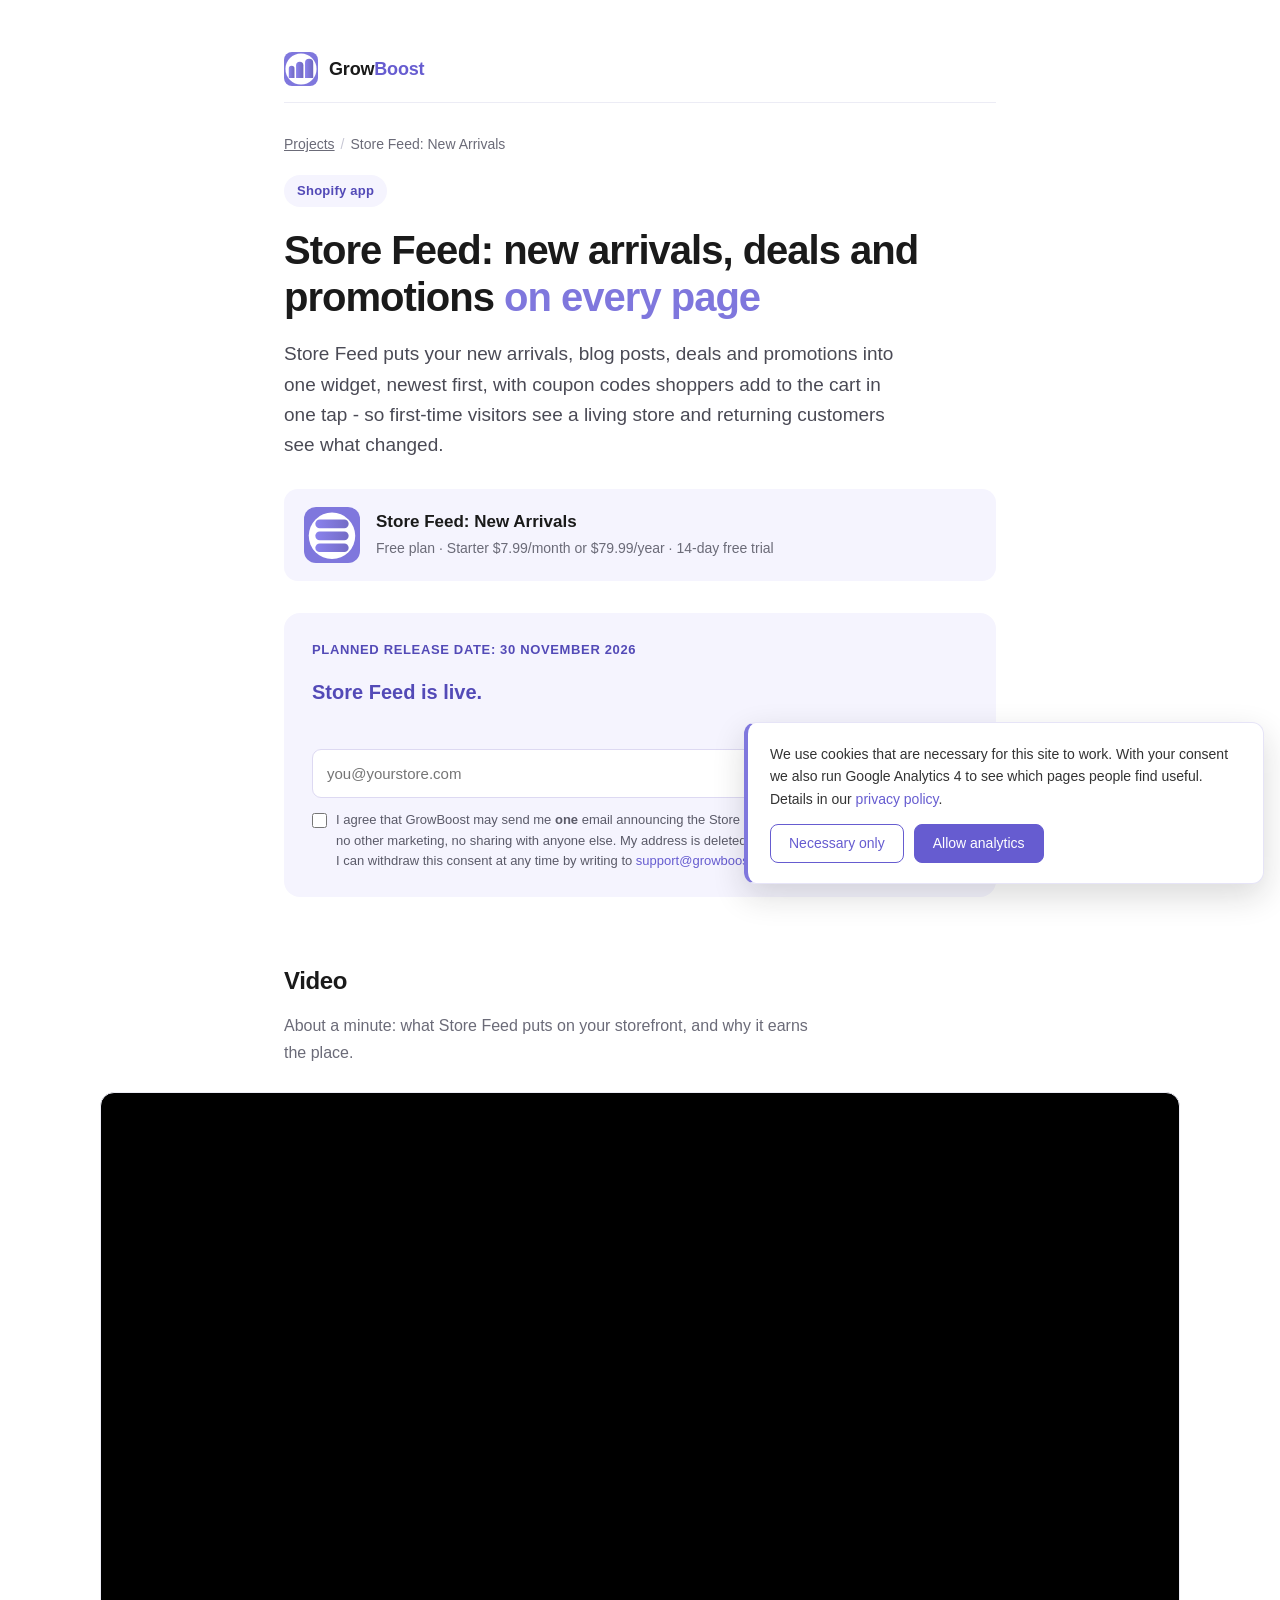
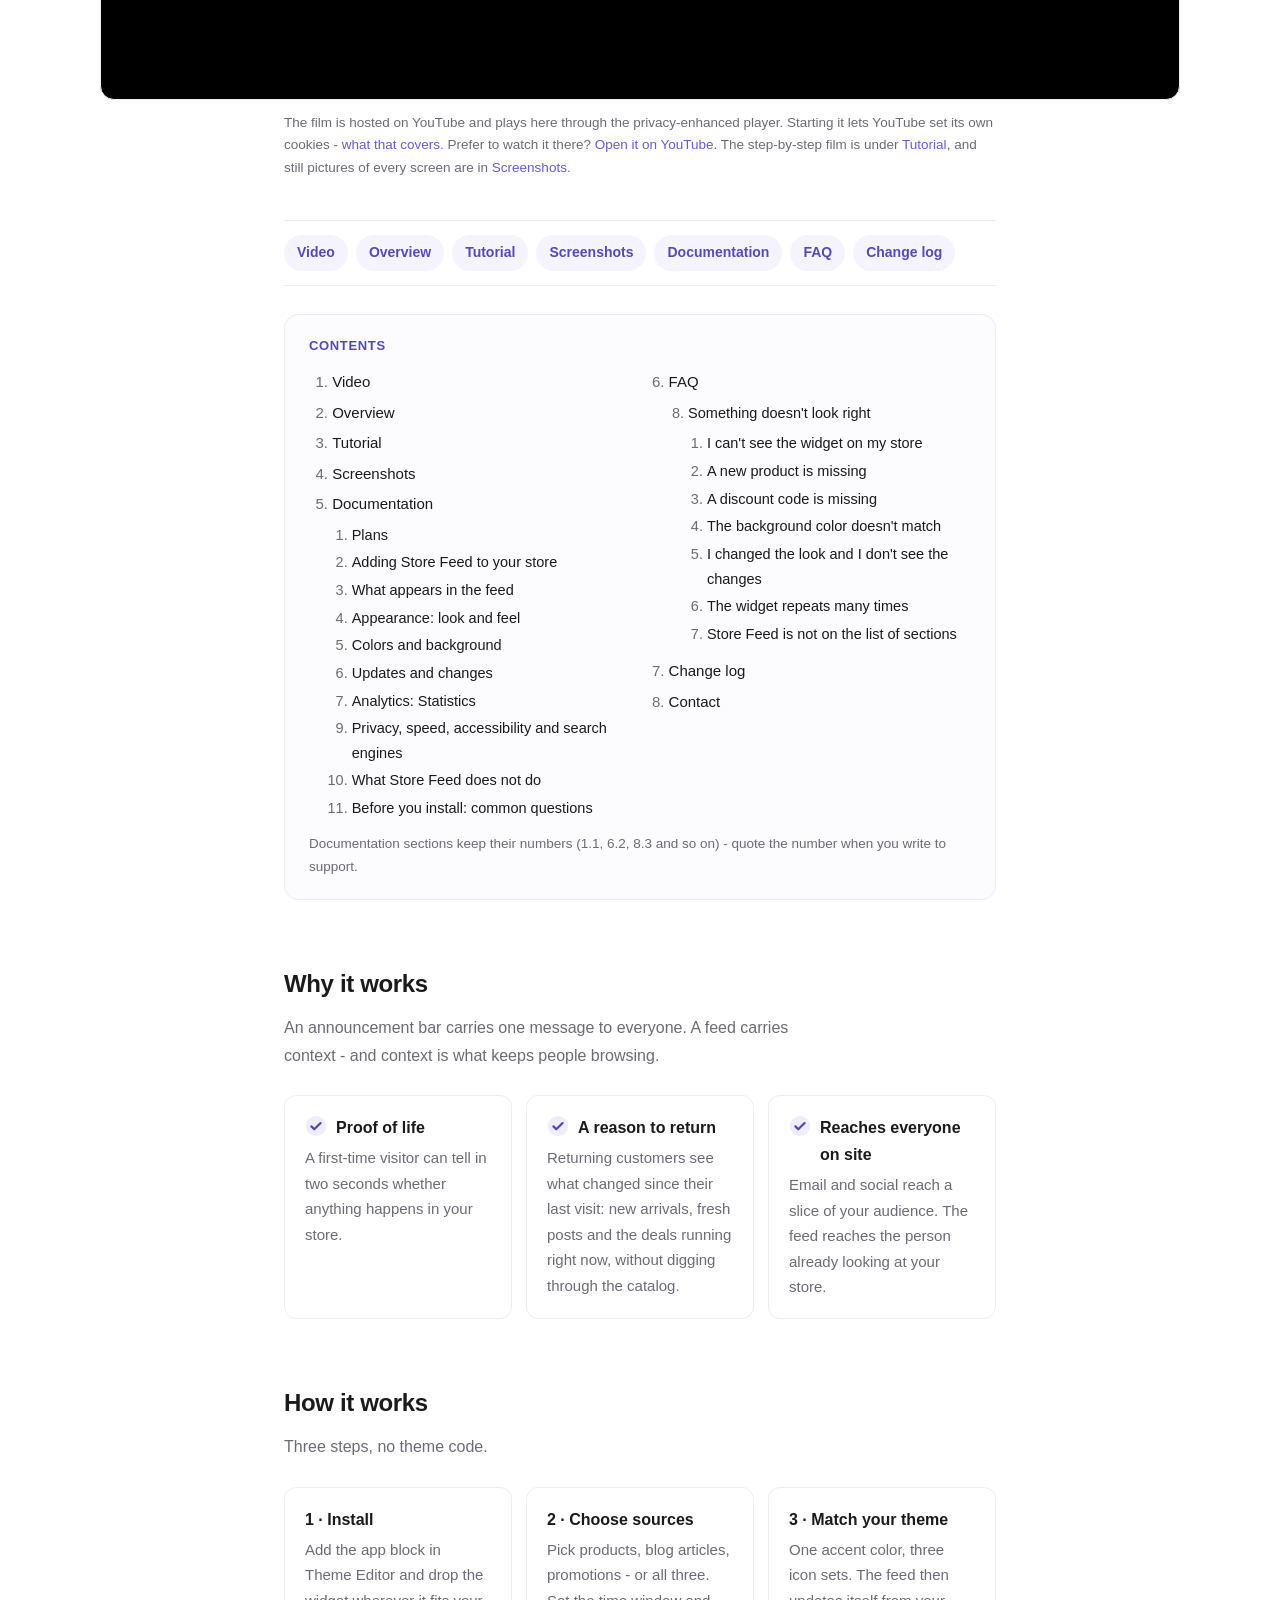
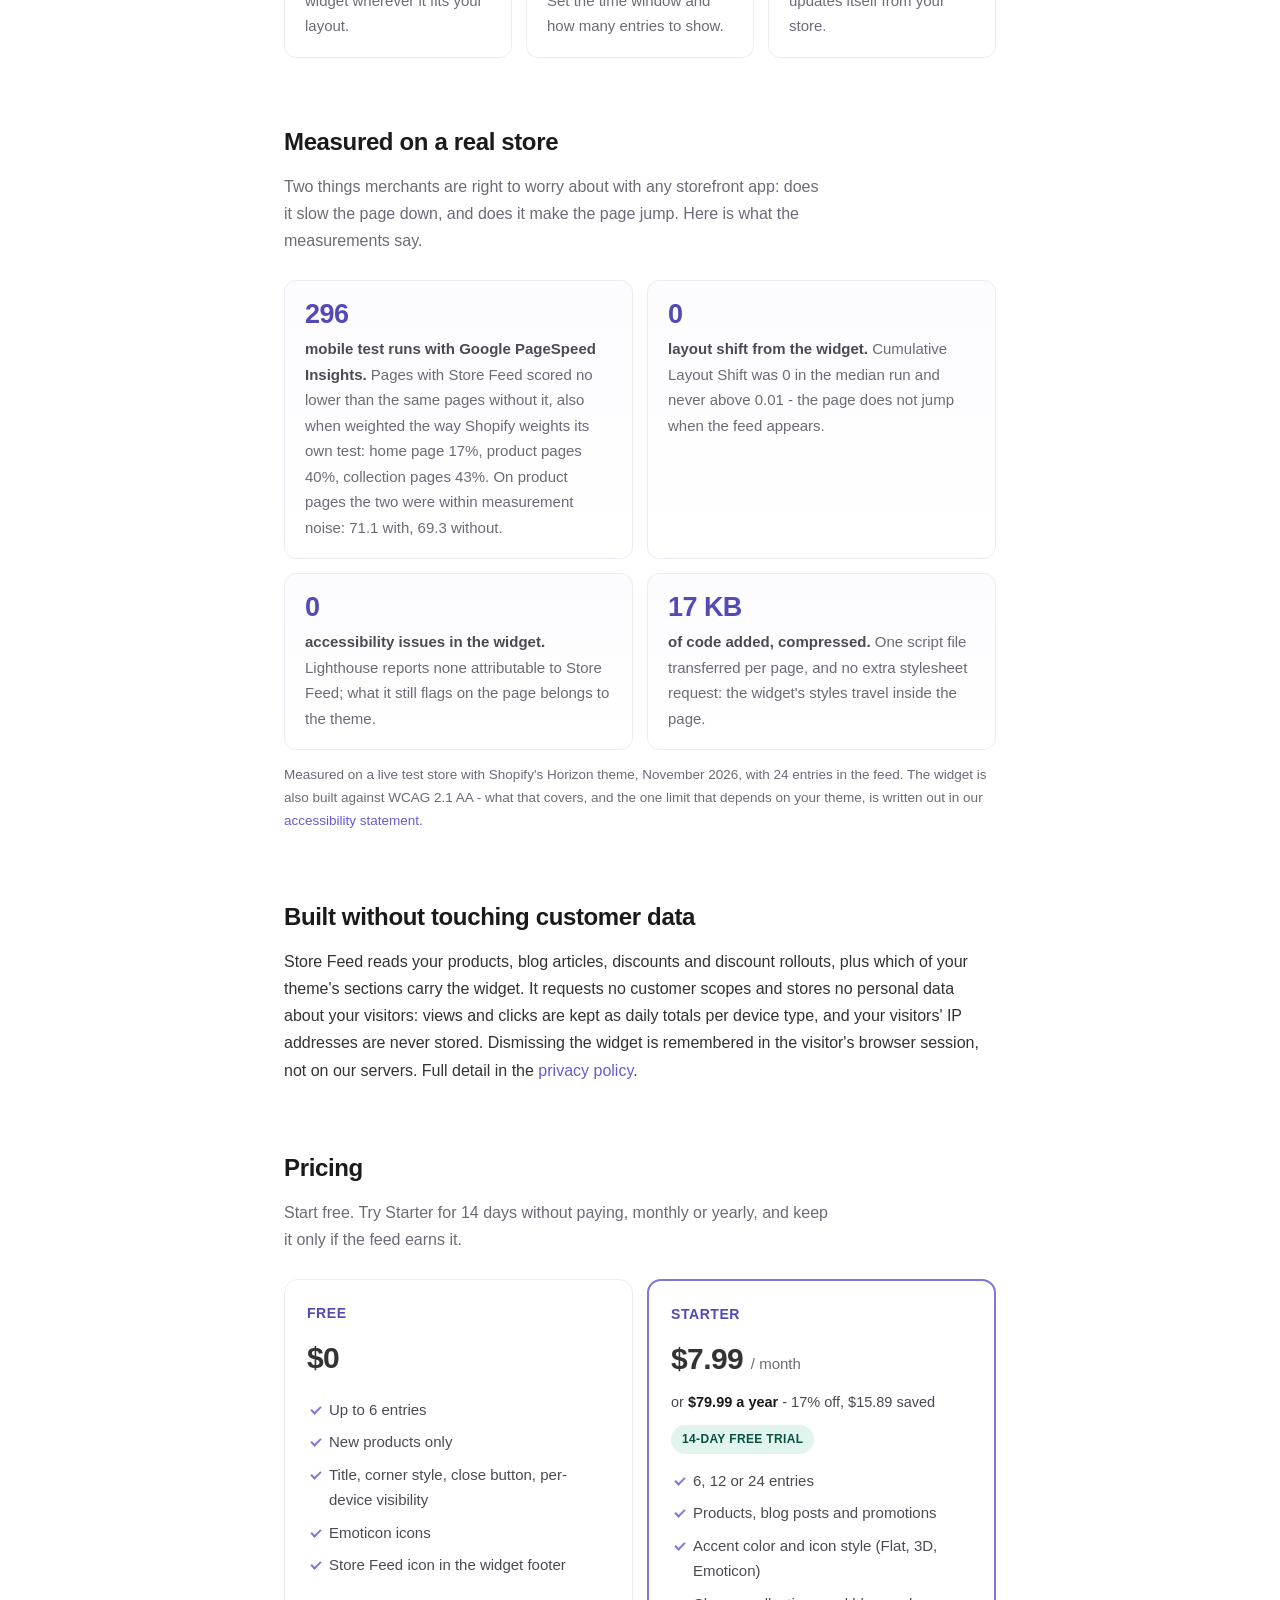
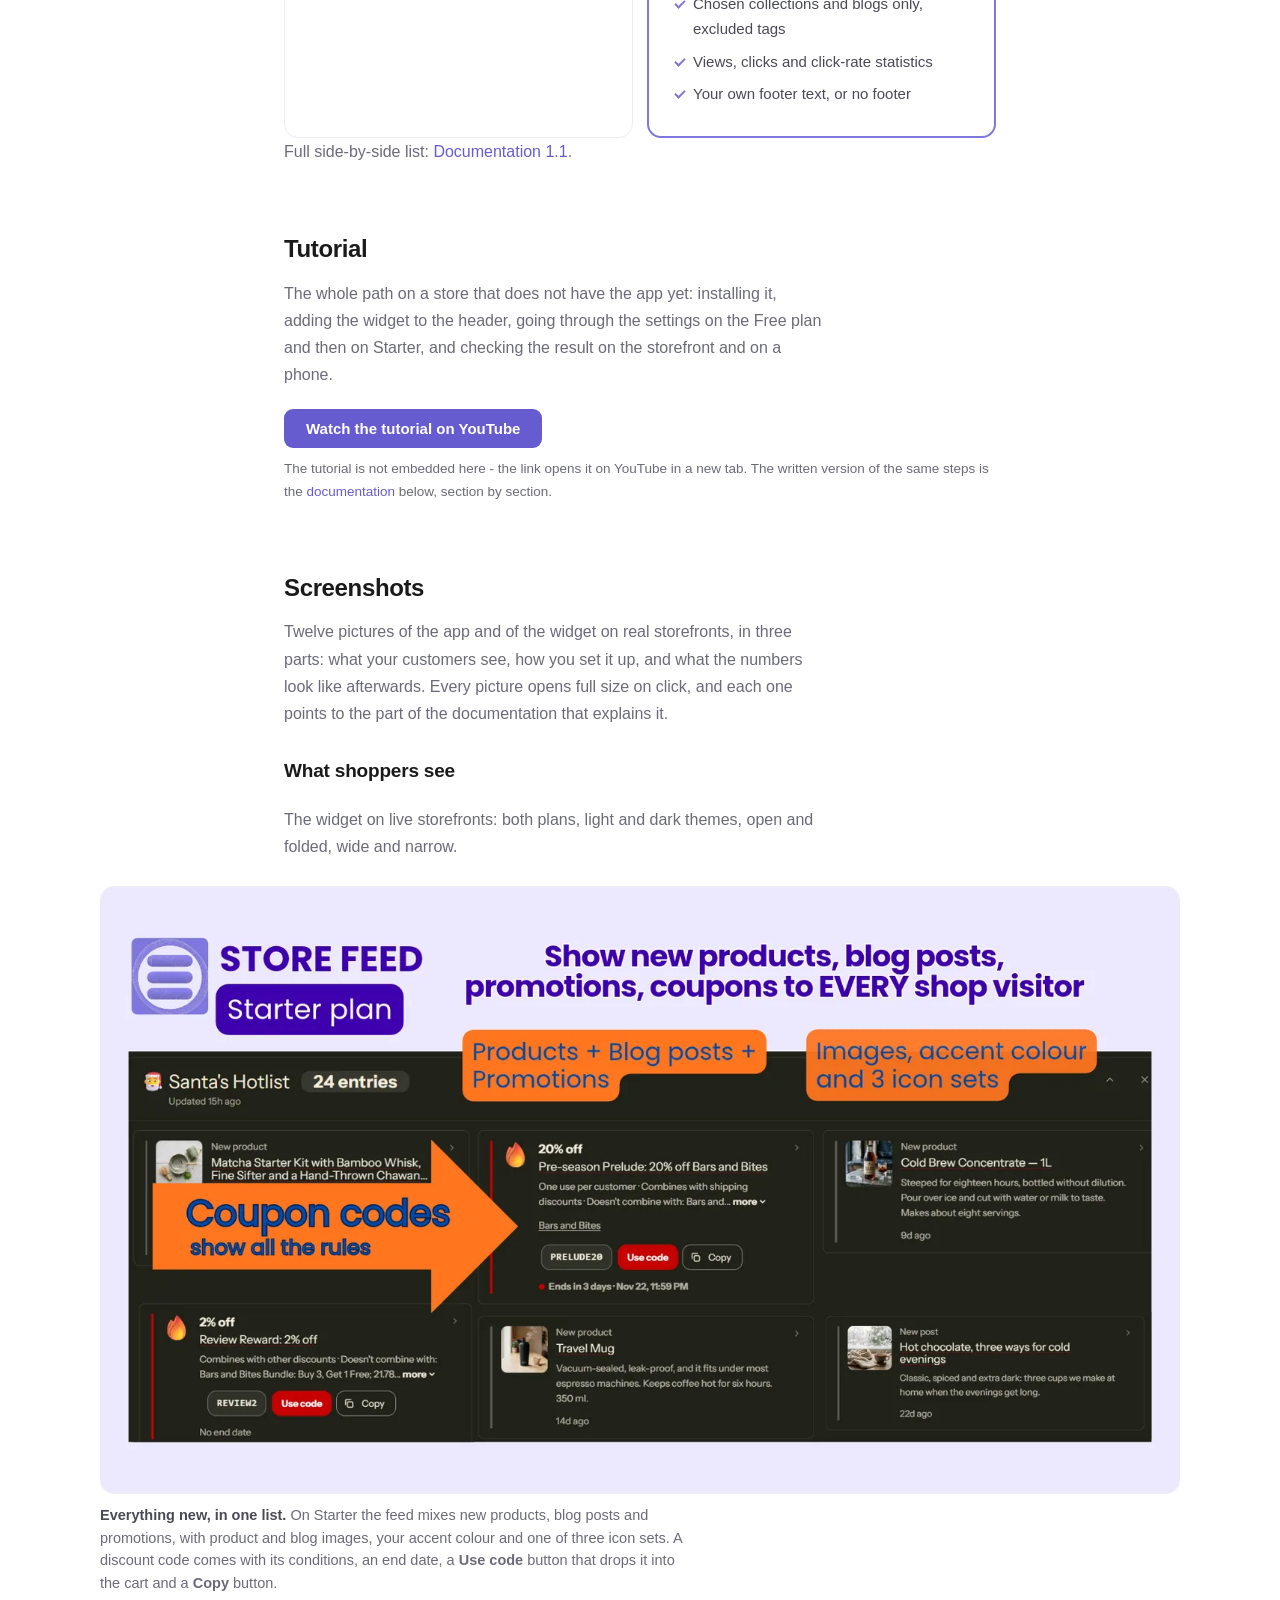
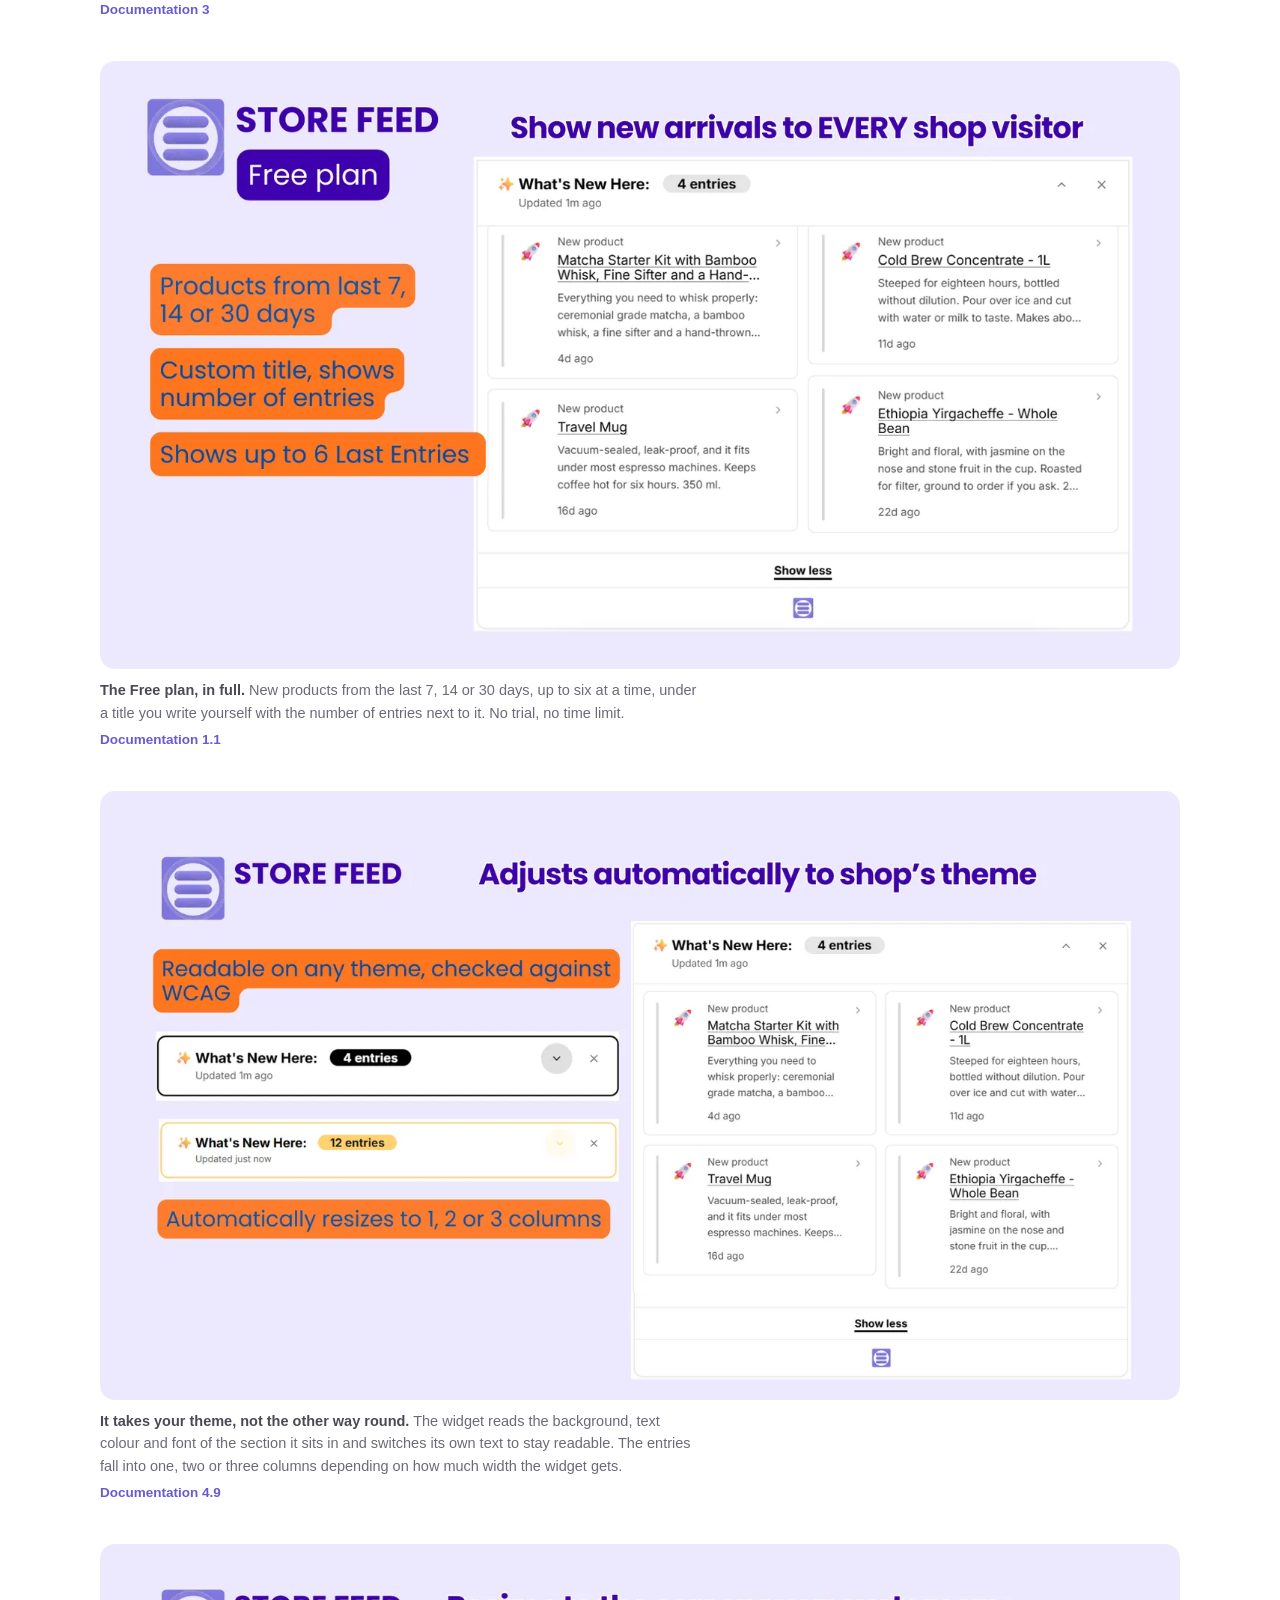
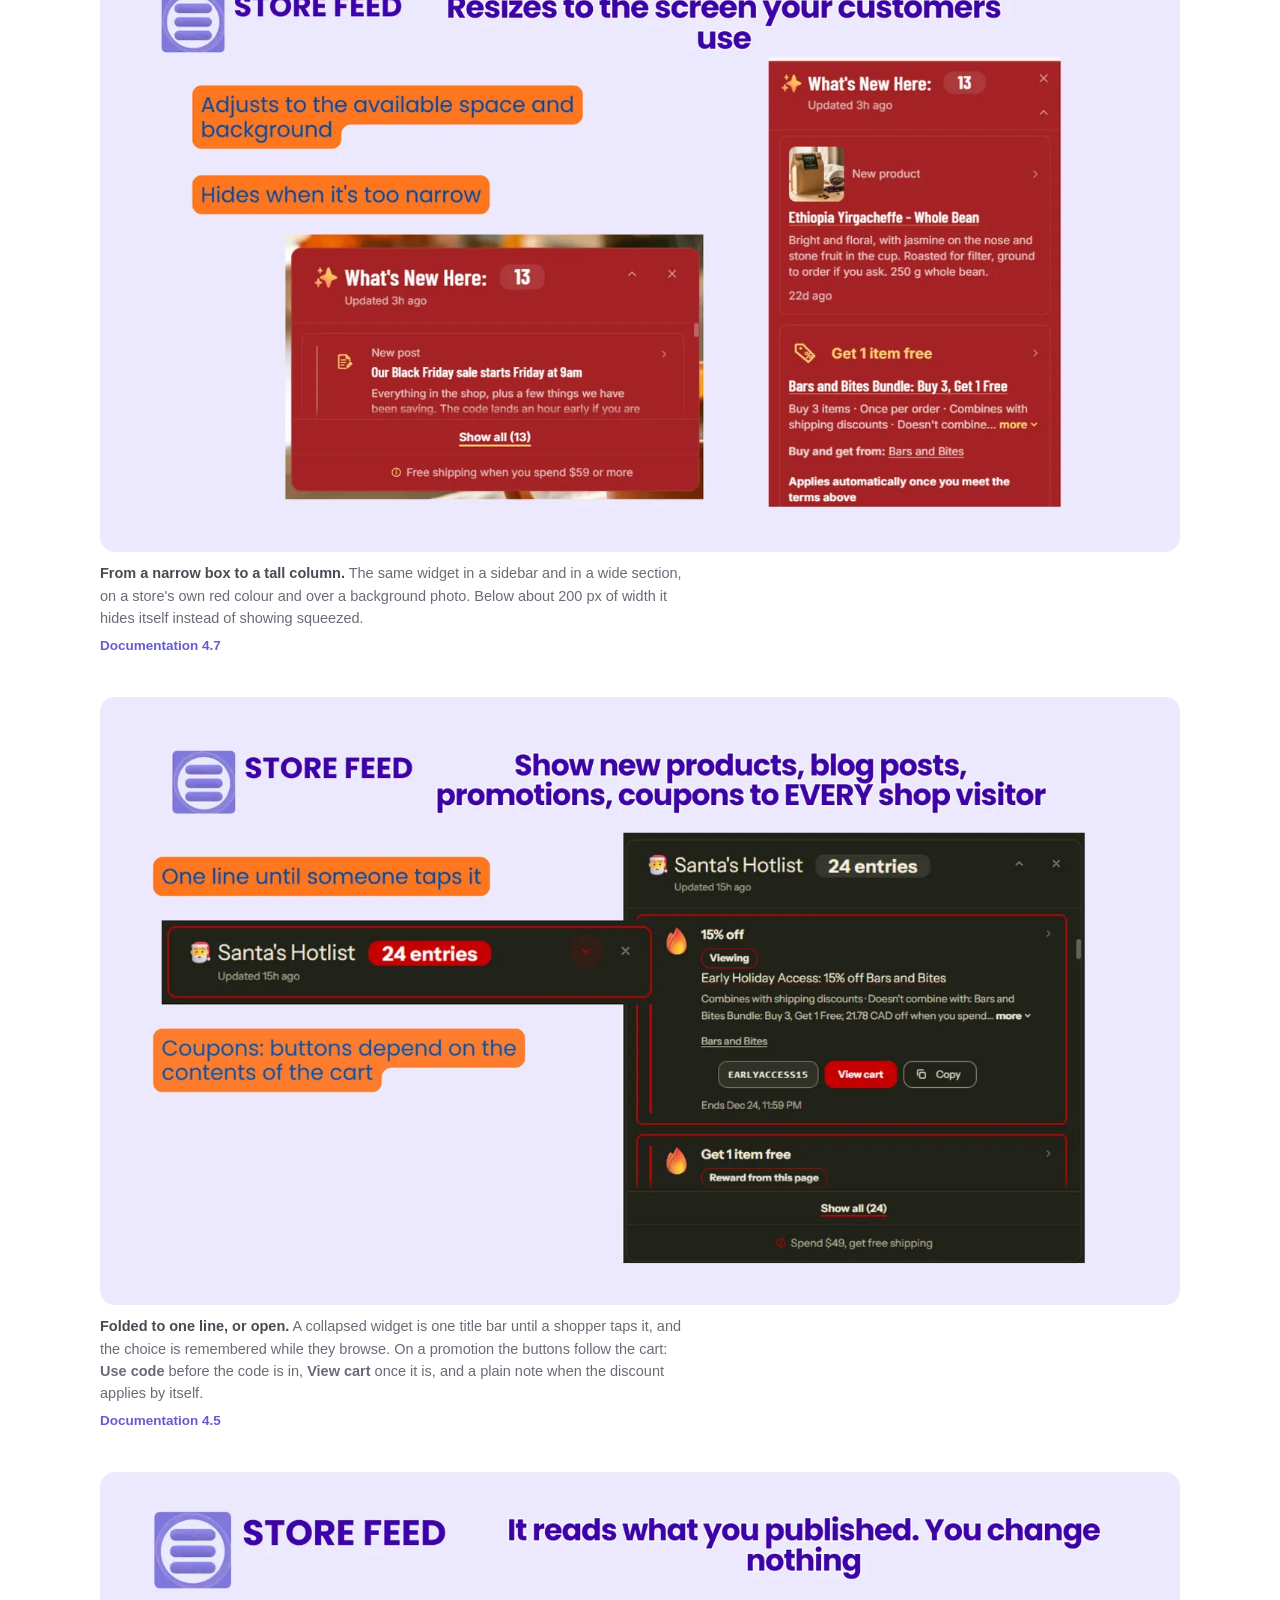
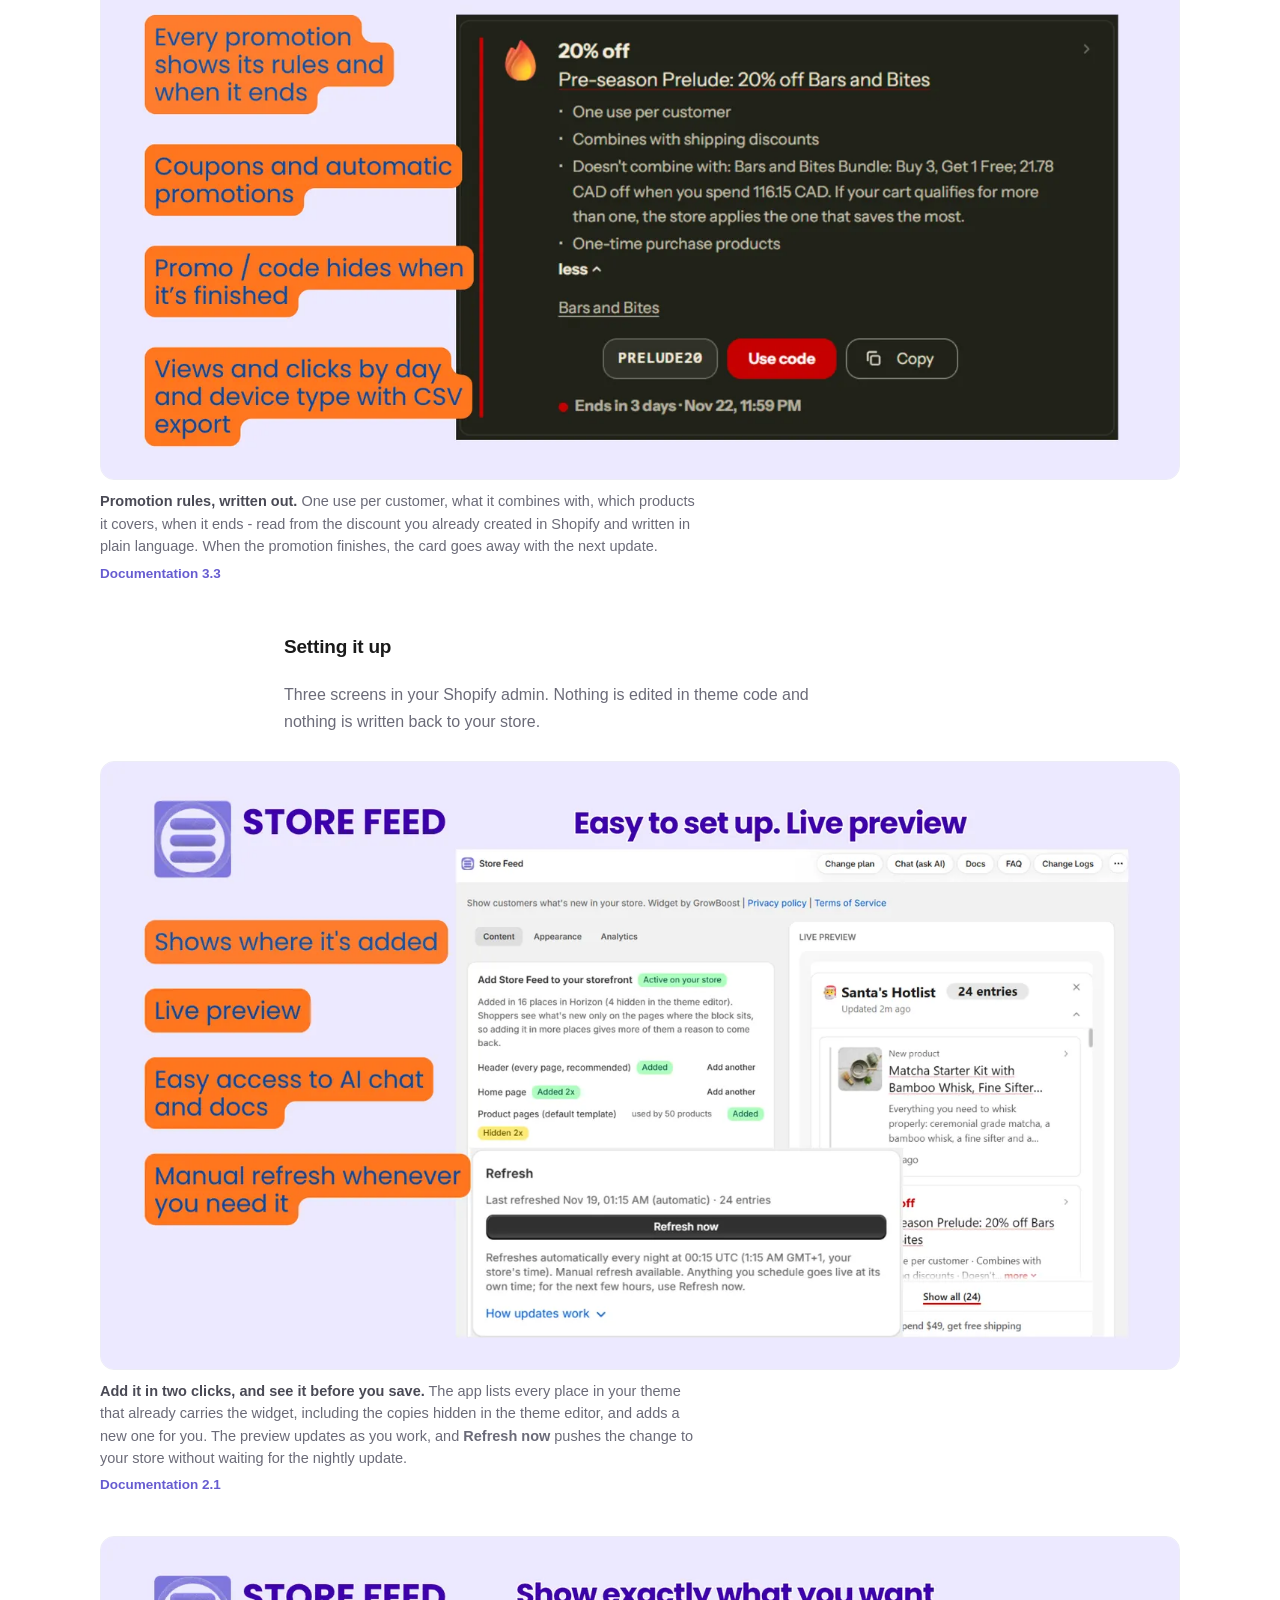
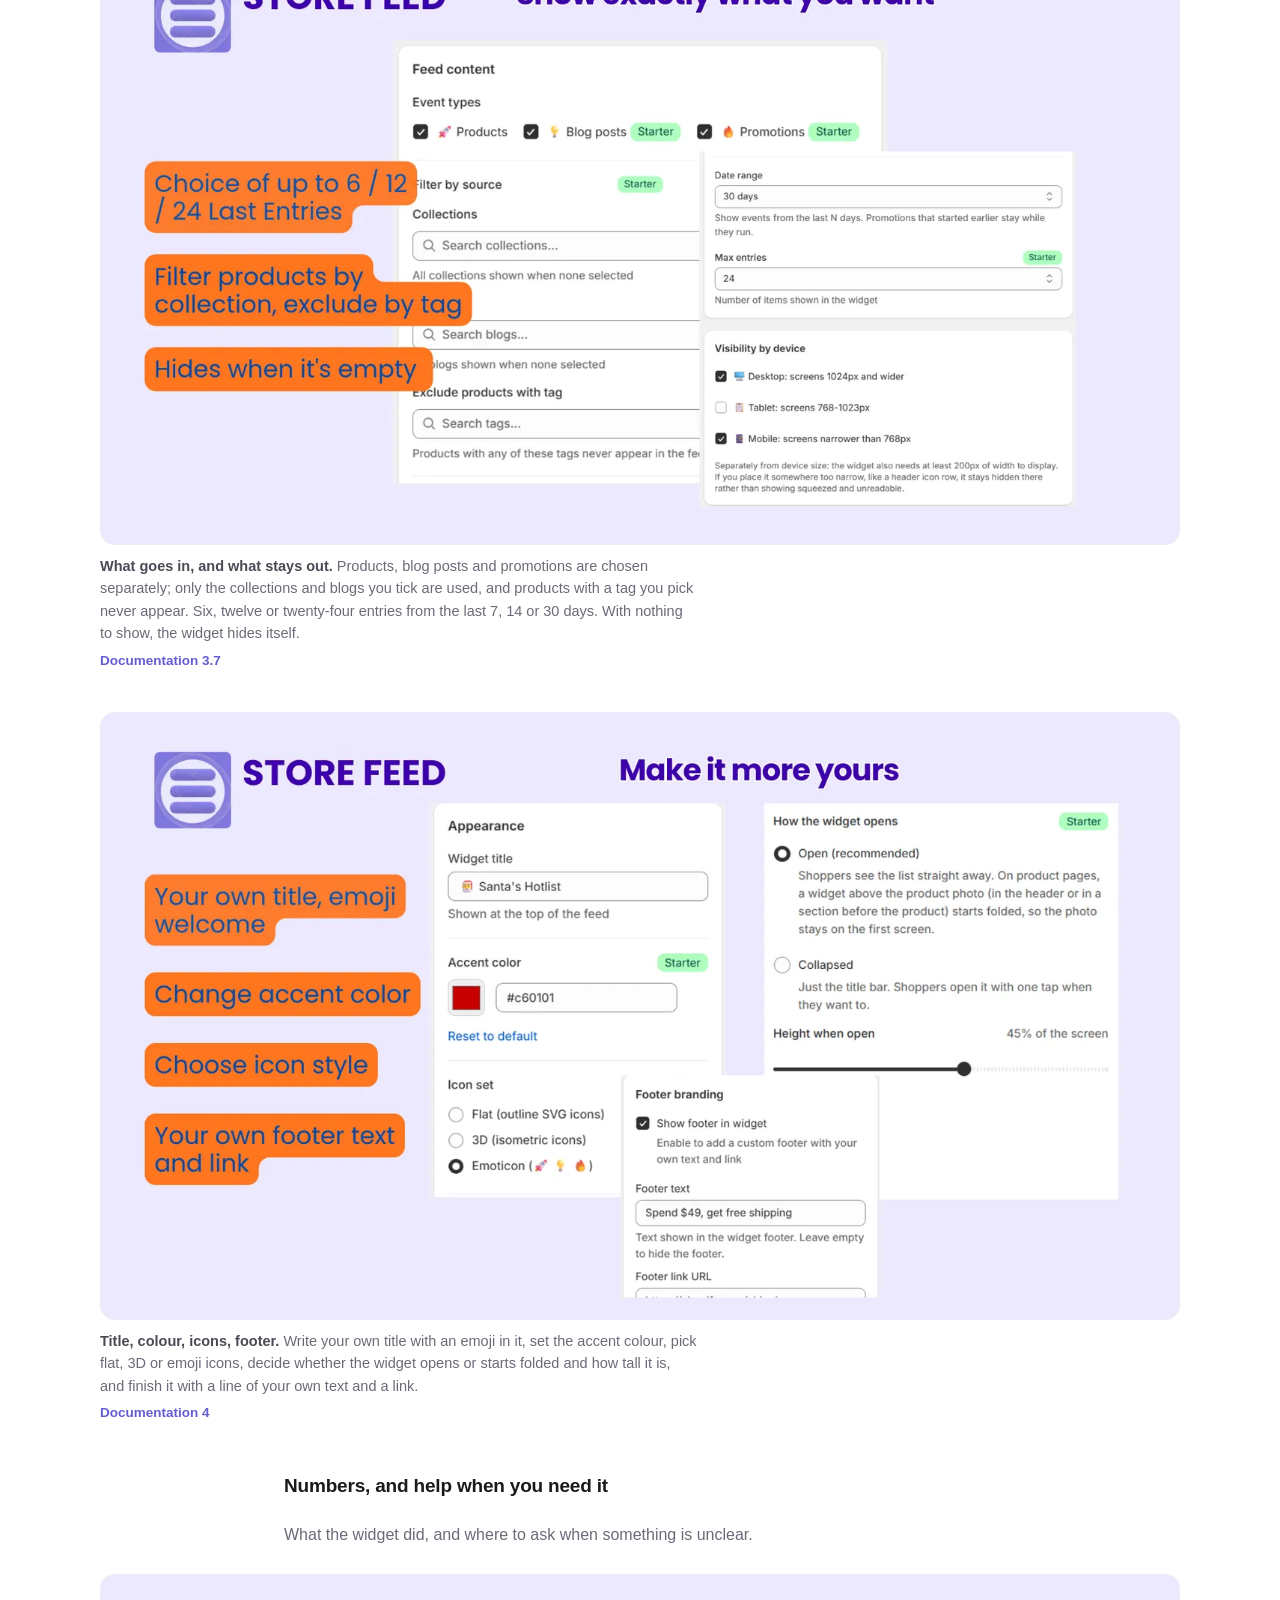
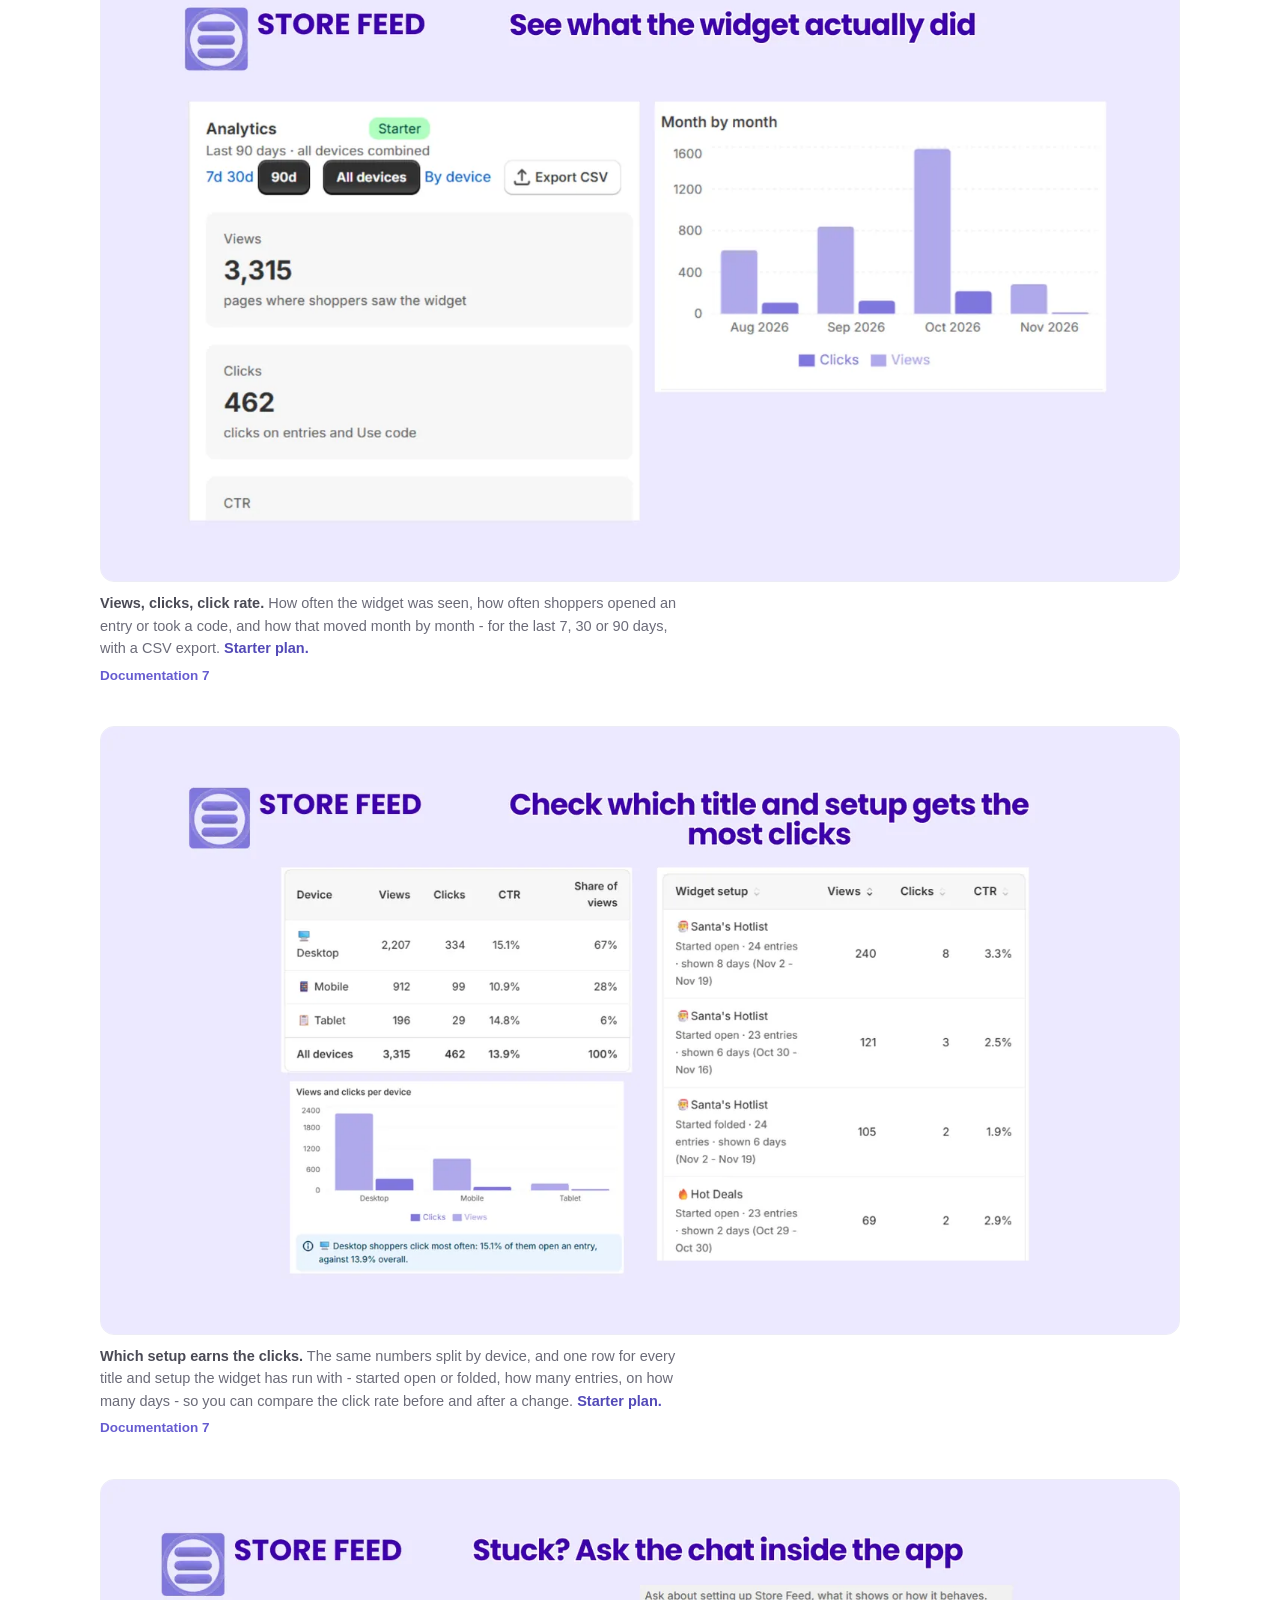
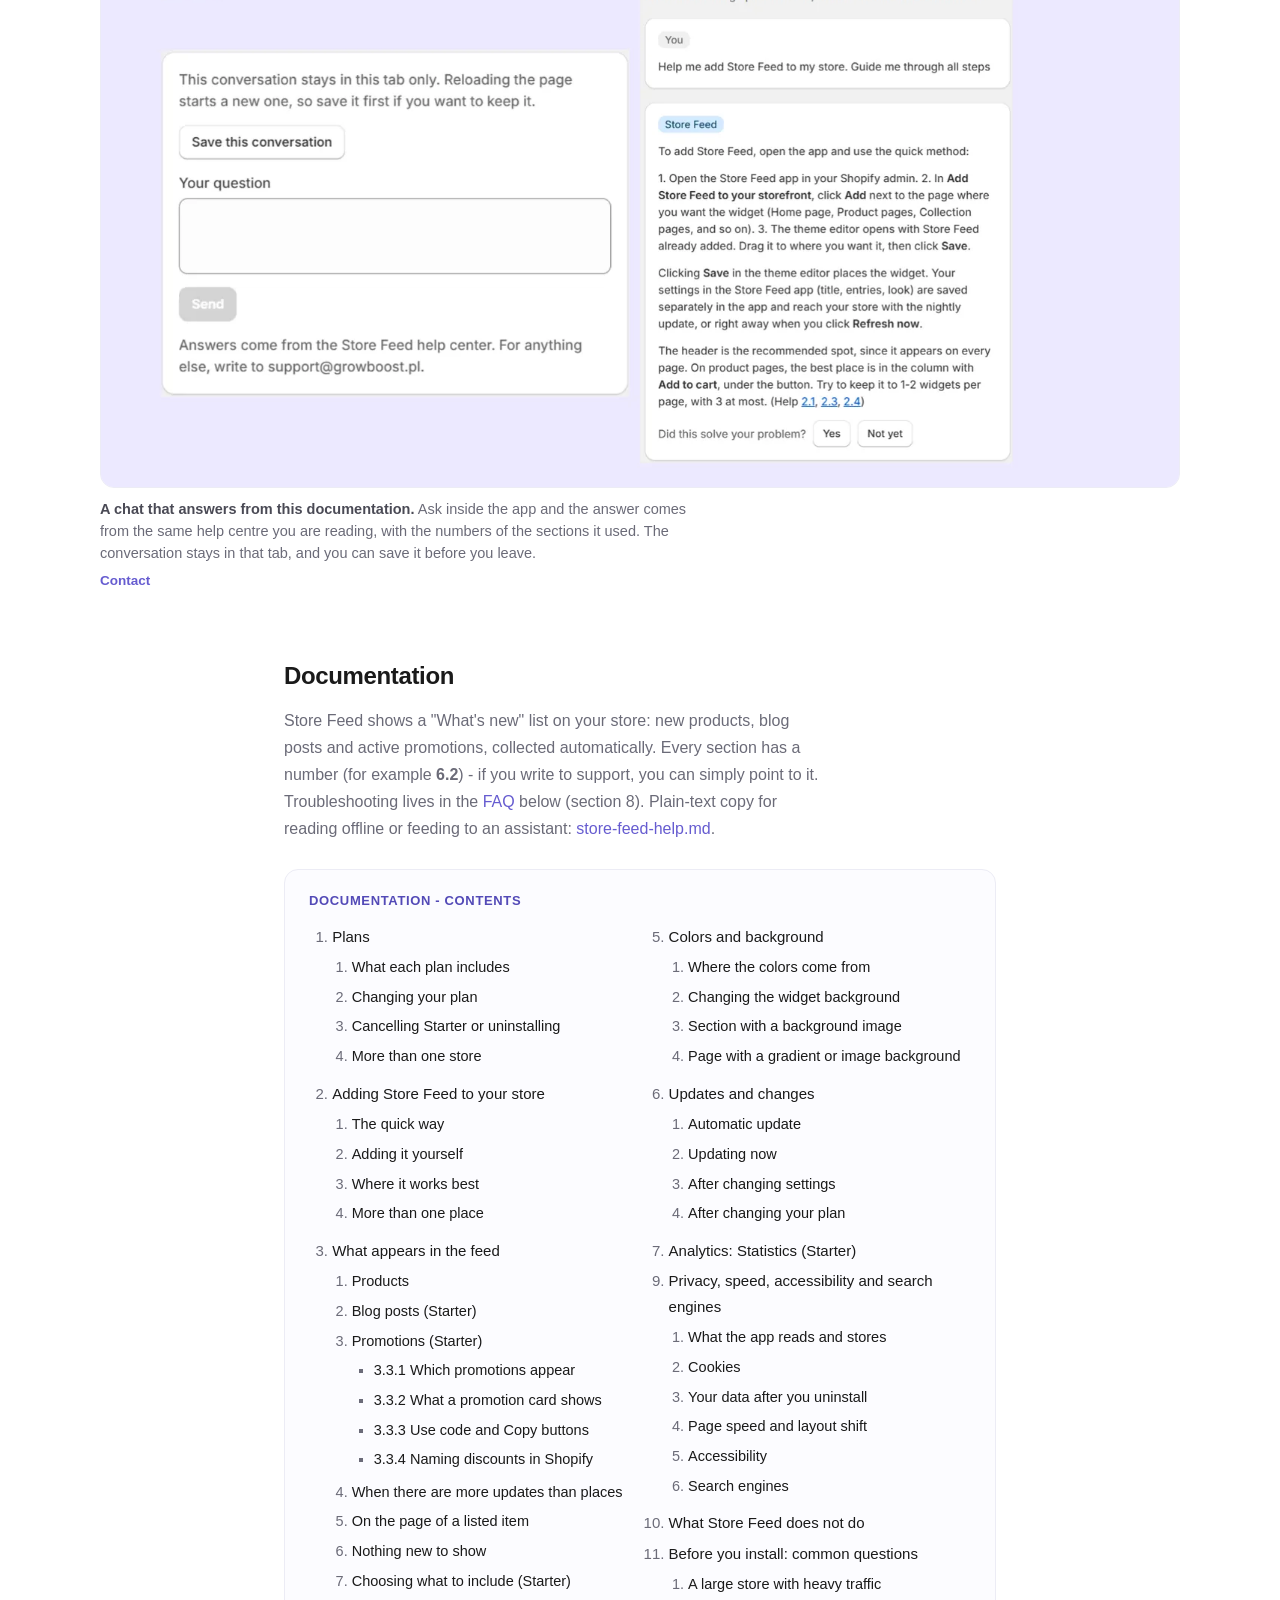
<file: store-feed-what-s-new-app/index.html>
<!DOCTYPE html>
<html lang="en">
<head>
<meta charset="utf-8">
<title>Store Feed: New Arrivals - GrowBoost</title>
<link rel="canonical" href="https://growboost.pl/store-feed-new-arrivals/">
<meta http-equiv="refresh" content="0; url=/store-feed-new-arrivals/">
<meta name="robots" content="noindex">
</head>
<body>
<p>The Store Feed app page has a new address:
<a href="https://growboost.pl/store-feed-new-arrivals/">https://growboost.pl/store-feed-new-arrivals/</a></p>
<script>location.replace('/store-feed-new-arrivals/' + location.hash + location.search);</script>
</body>
</html>
</file>
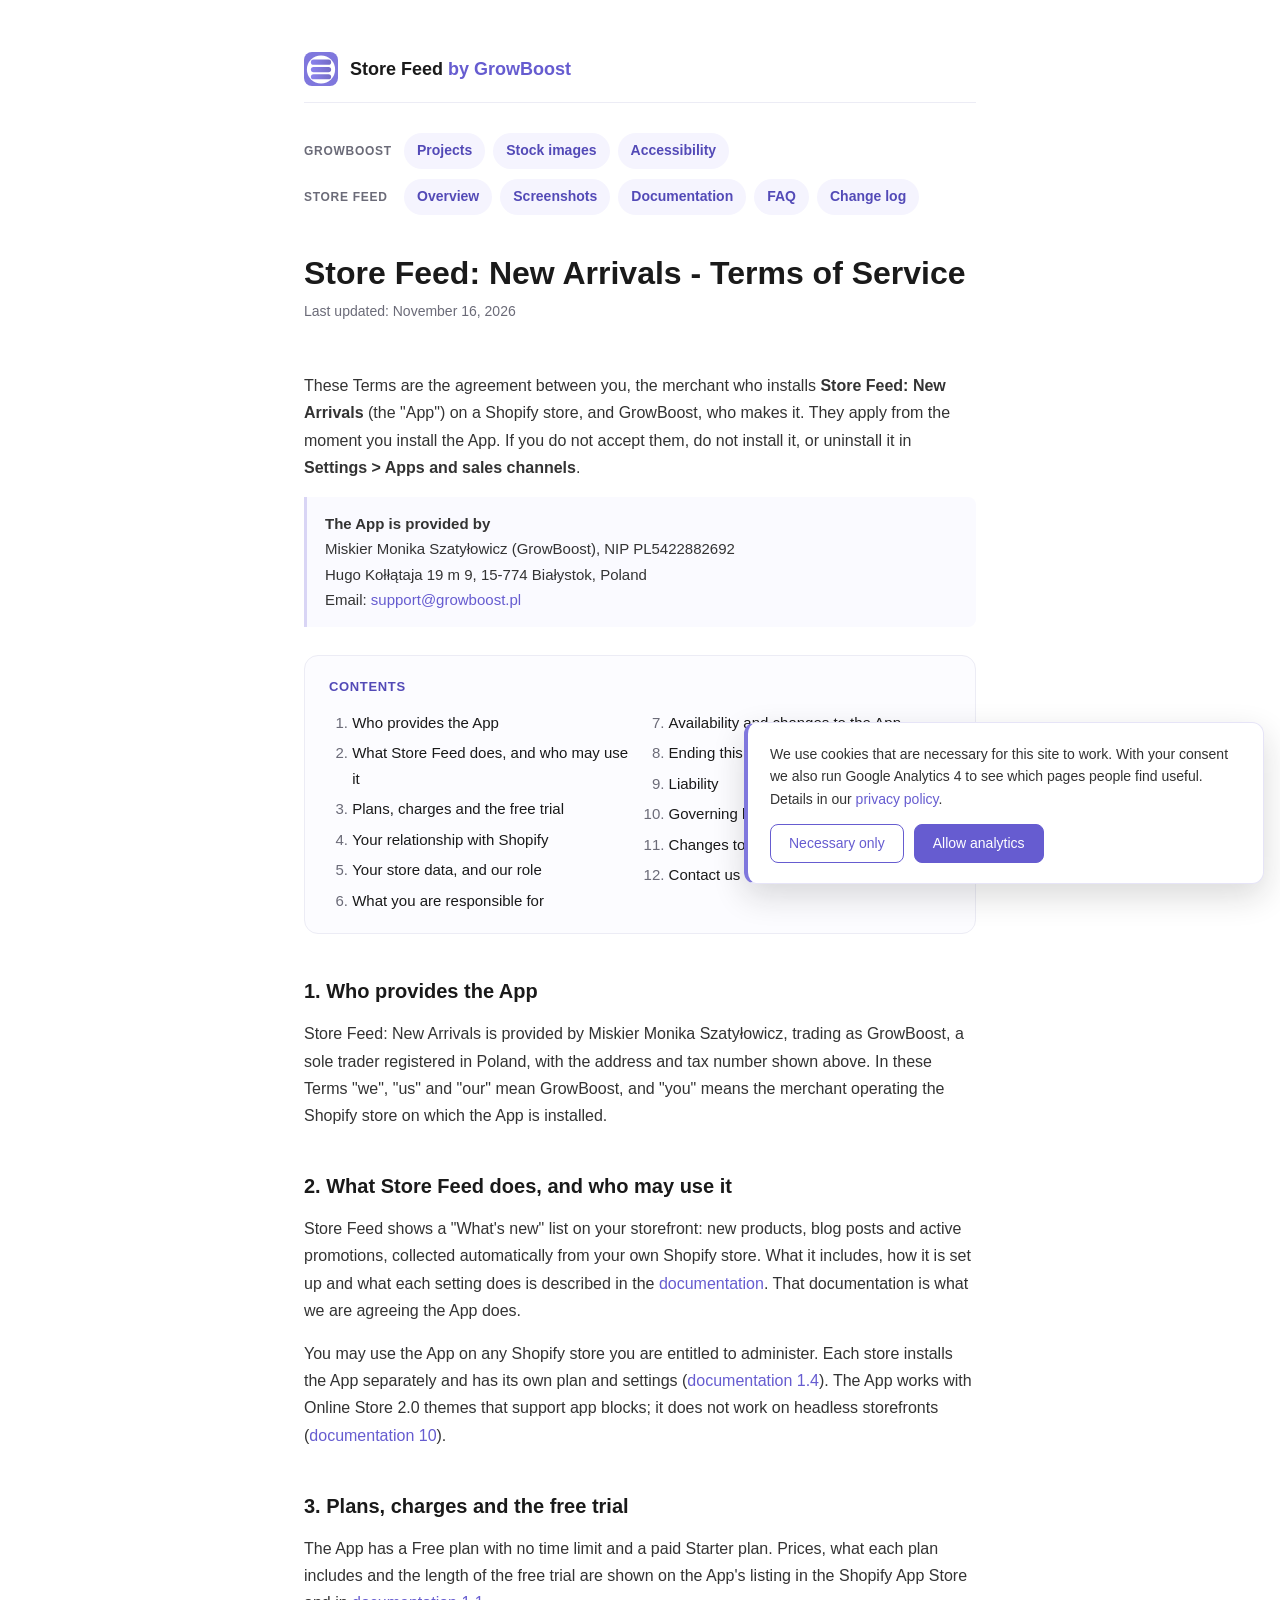
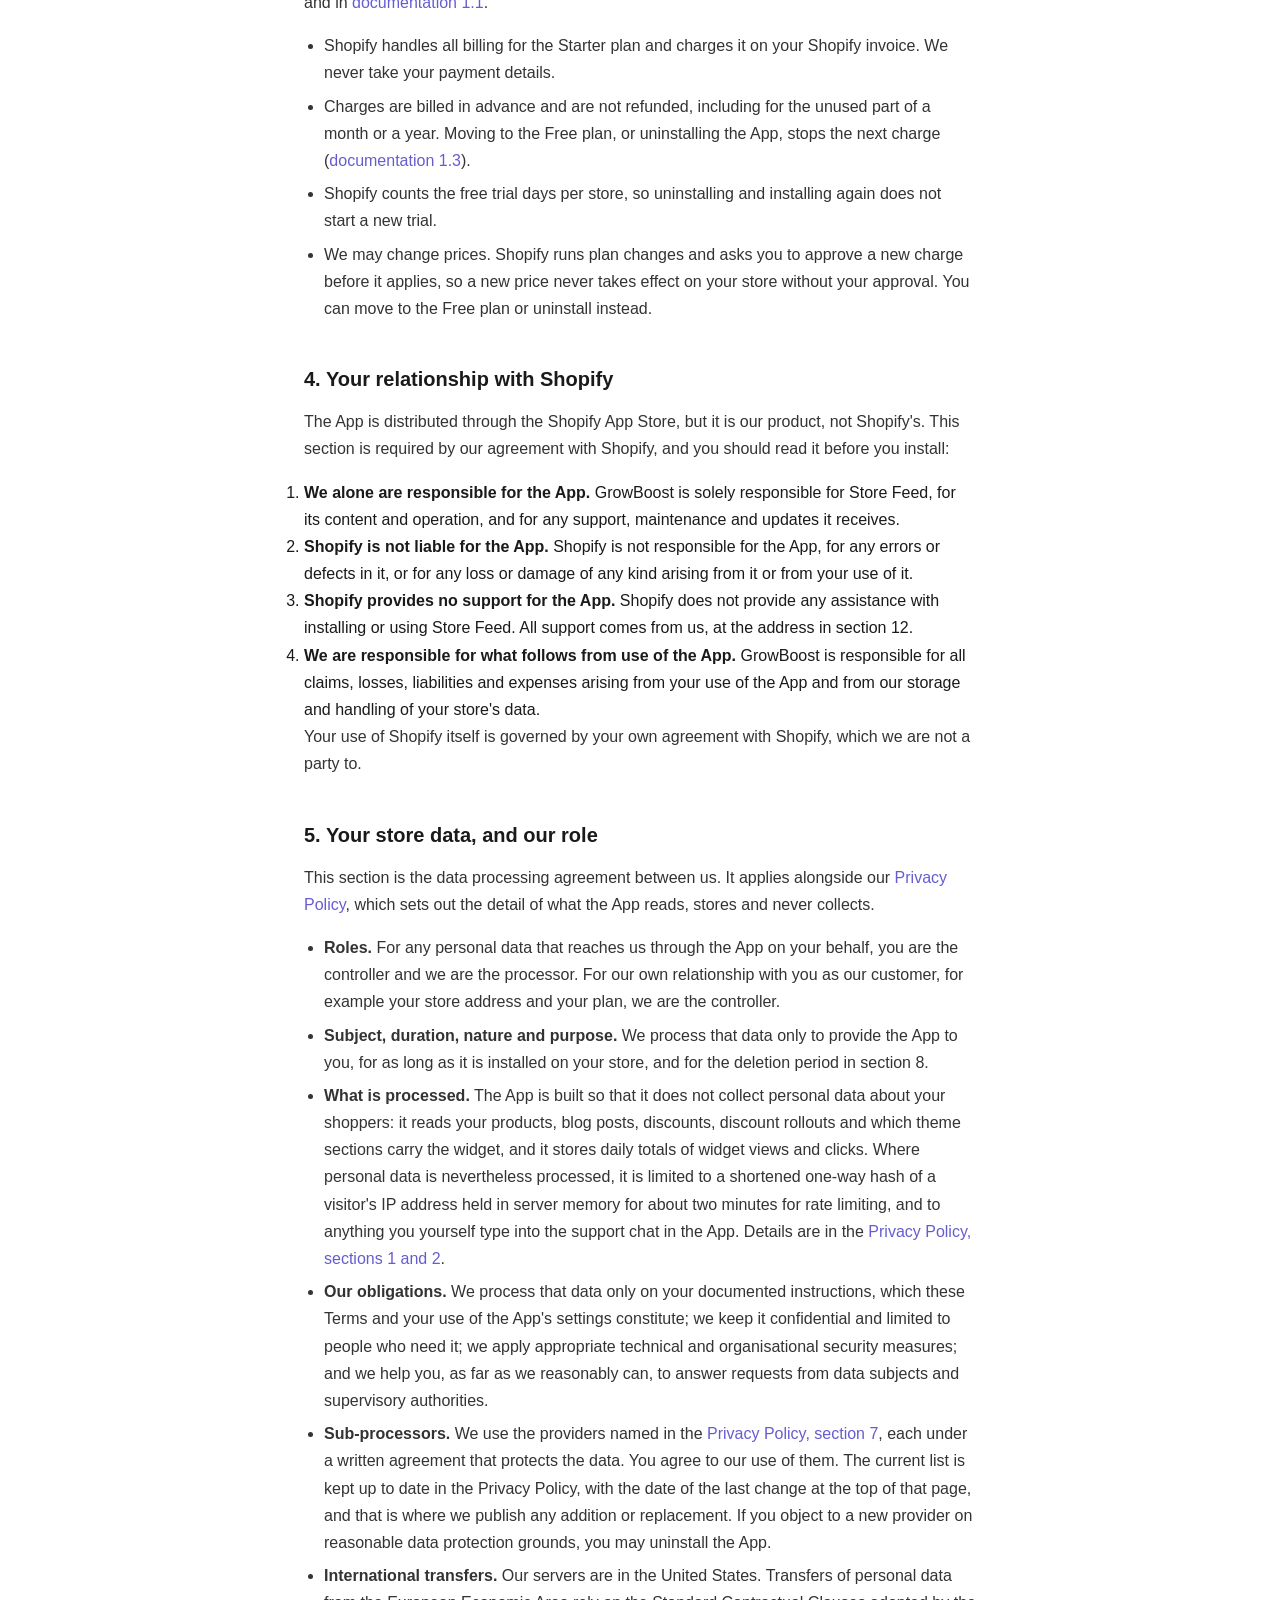
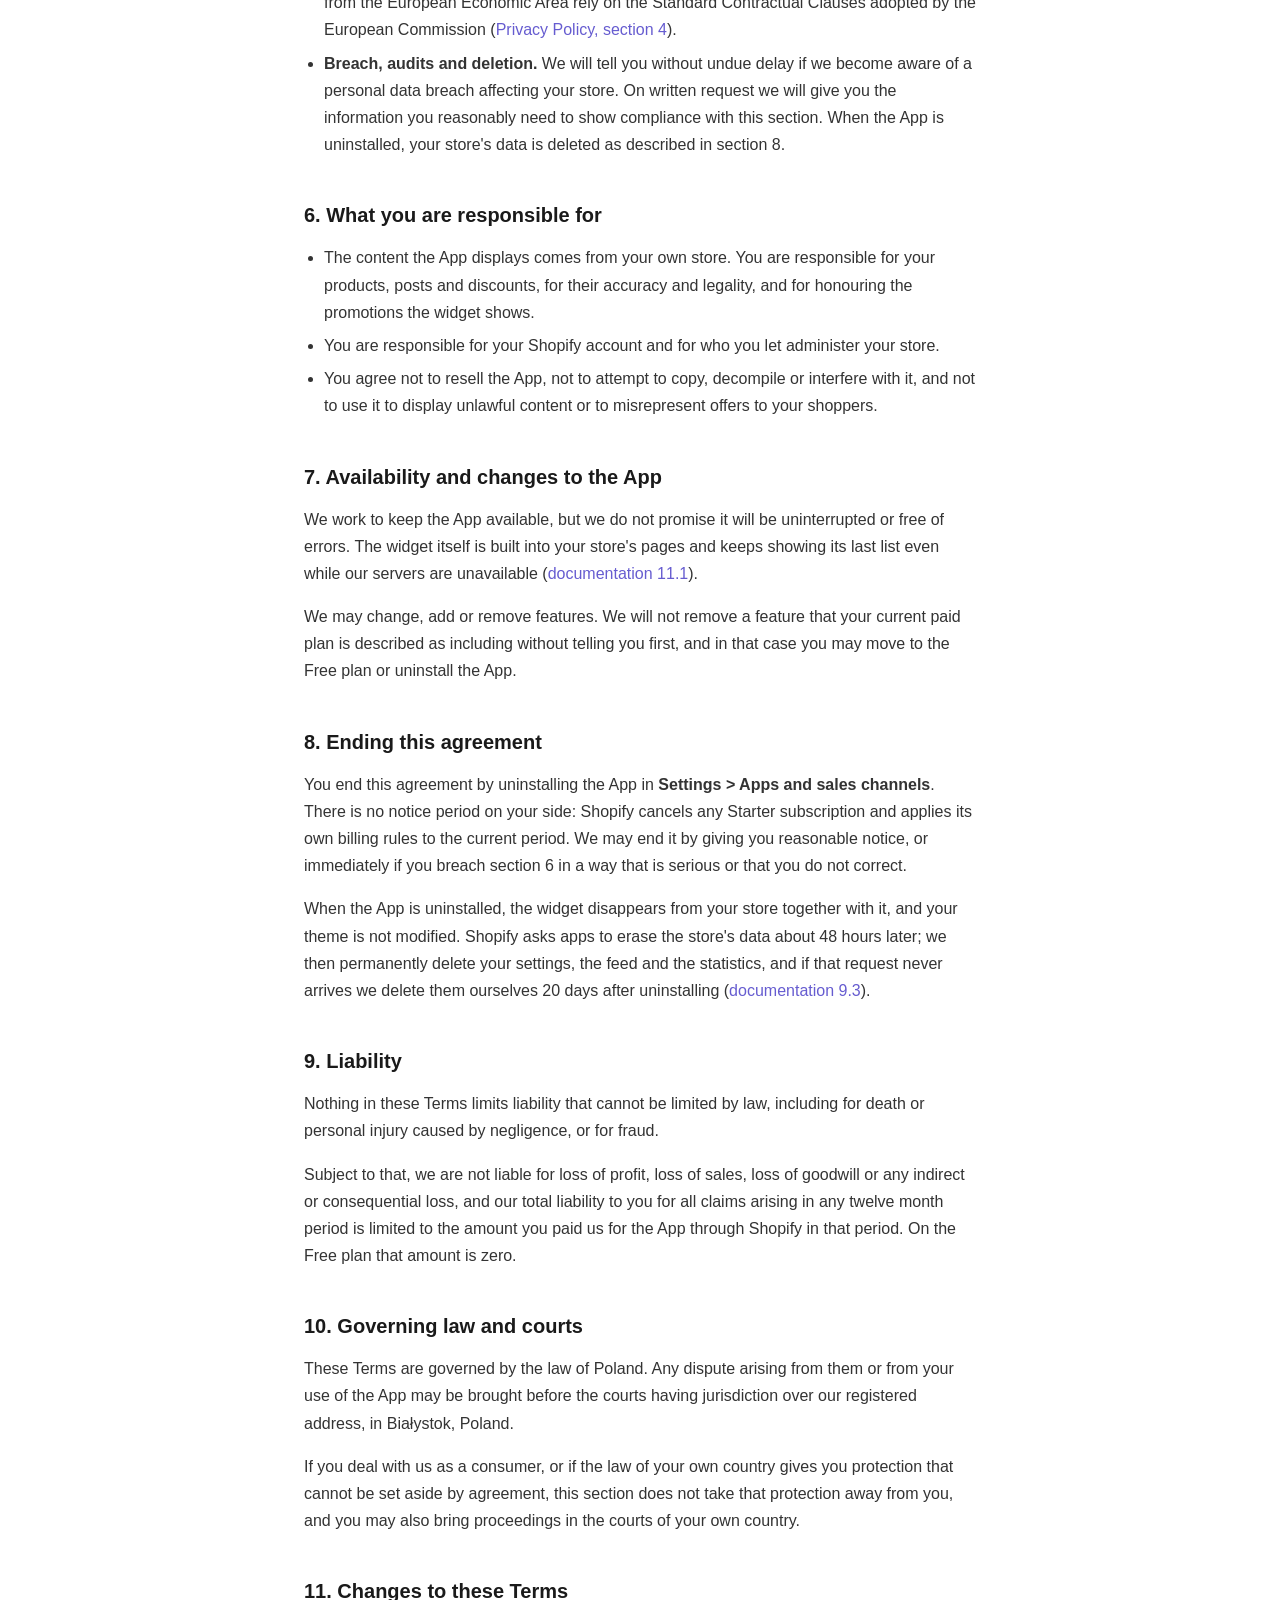
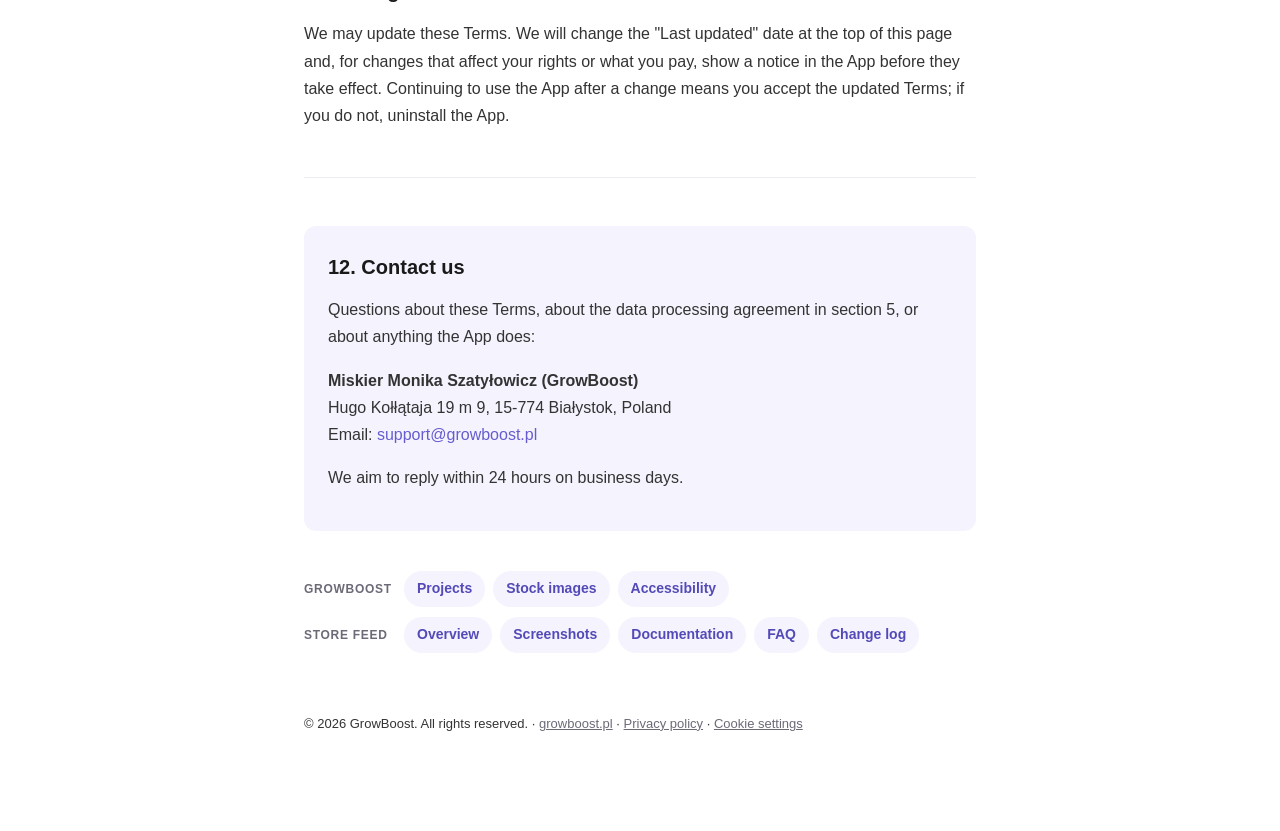
<file: terms/index.html>
<!DOCTYPE html>
<html lang="en">
<head>
<meta charset="utf-8">
<title>Terms of Service - GrowBoost</title>
<link rel="canonical" href="https://growboost.pl/store-feed-new-arrivals/terms/">
<meta http-equiv="refresh" content="0; url=/store-feed-new-arrivals/terms/">
<meta name="robots" content="noindex">
</head>
<body>
<p>The Terms of Service for the Store Feed app has a new address:
<a href="https://growboost.pl/store-feed-new-arrivals/terms/">https://growboost.pl/store-feed-new-arrivals/terms/</a></p>
<script>location.replace('/store-feed-new-arrivals/terms/' + location.hash + location.search);</script>
</body>
</html>
</file>
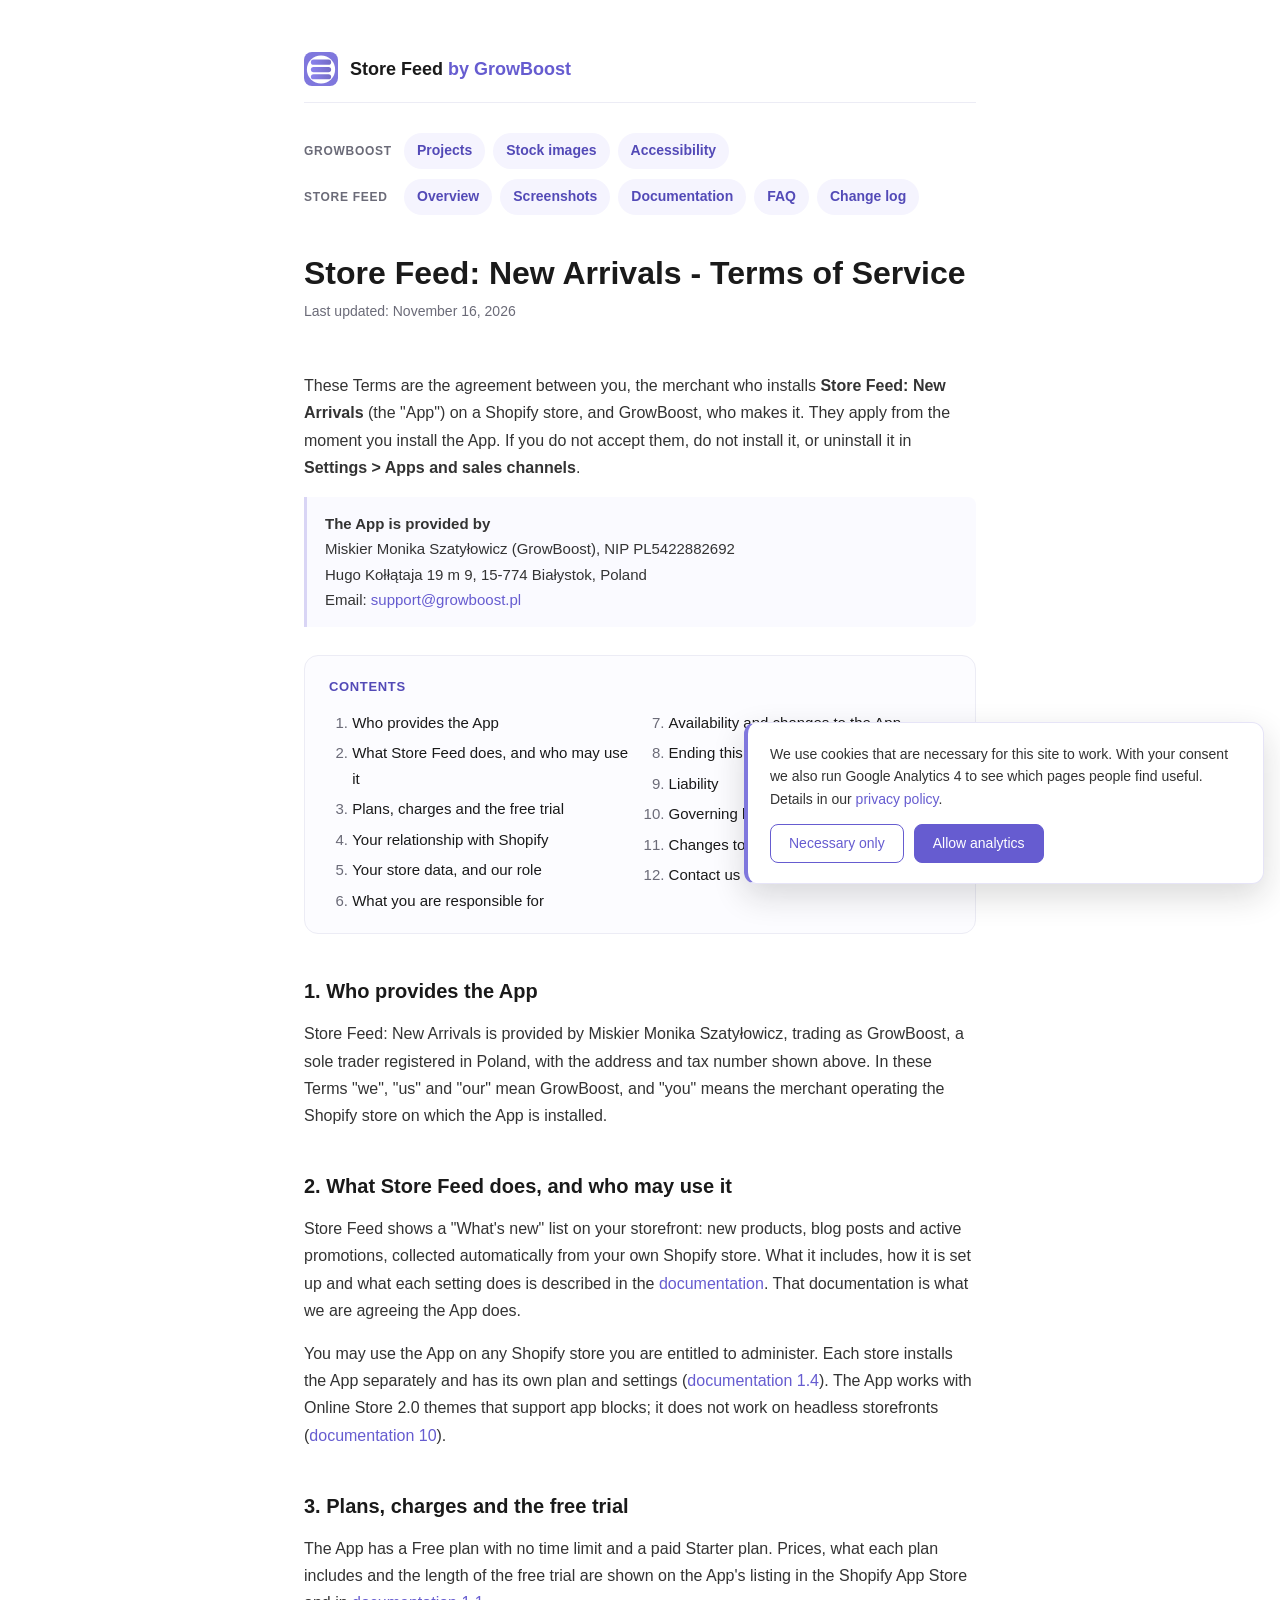
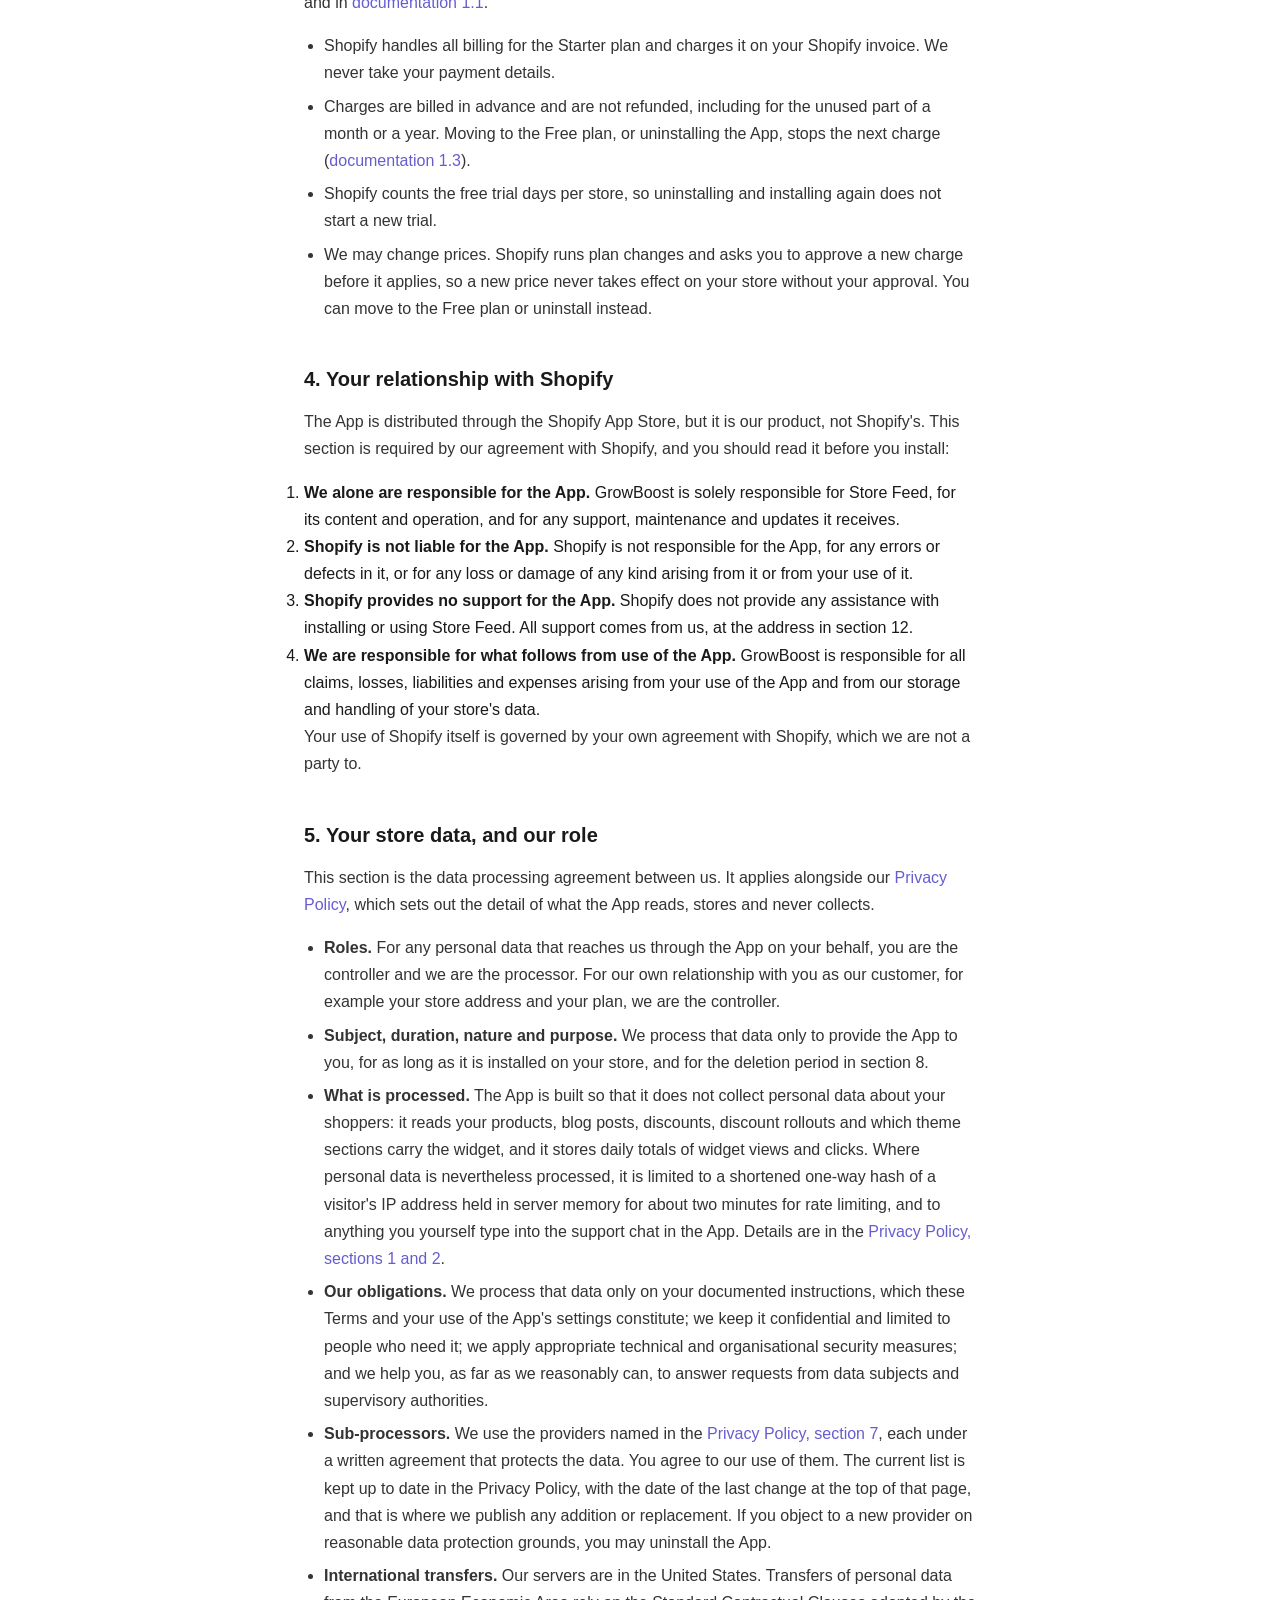
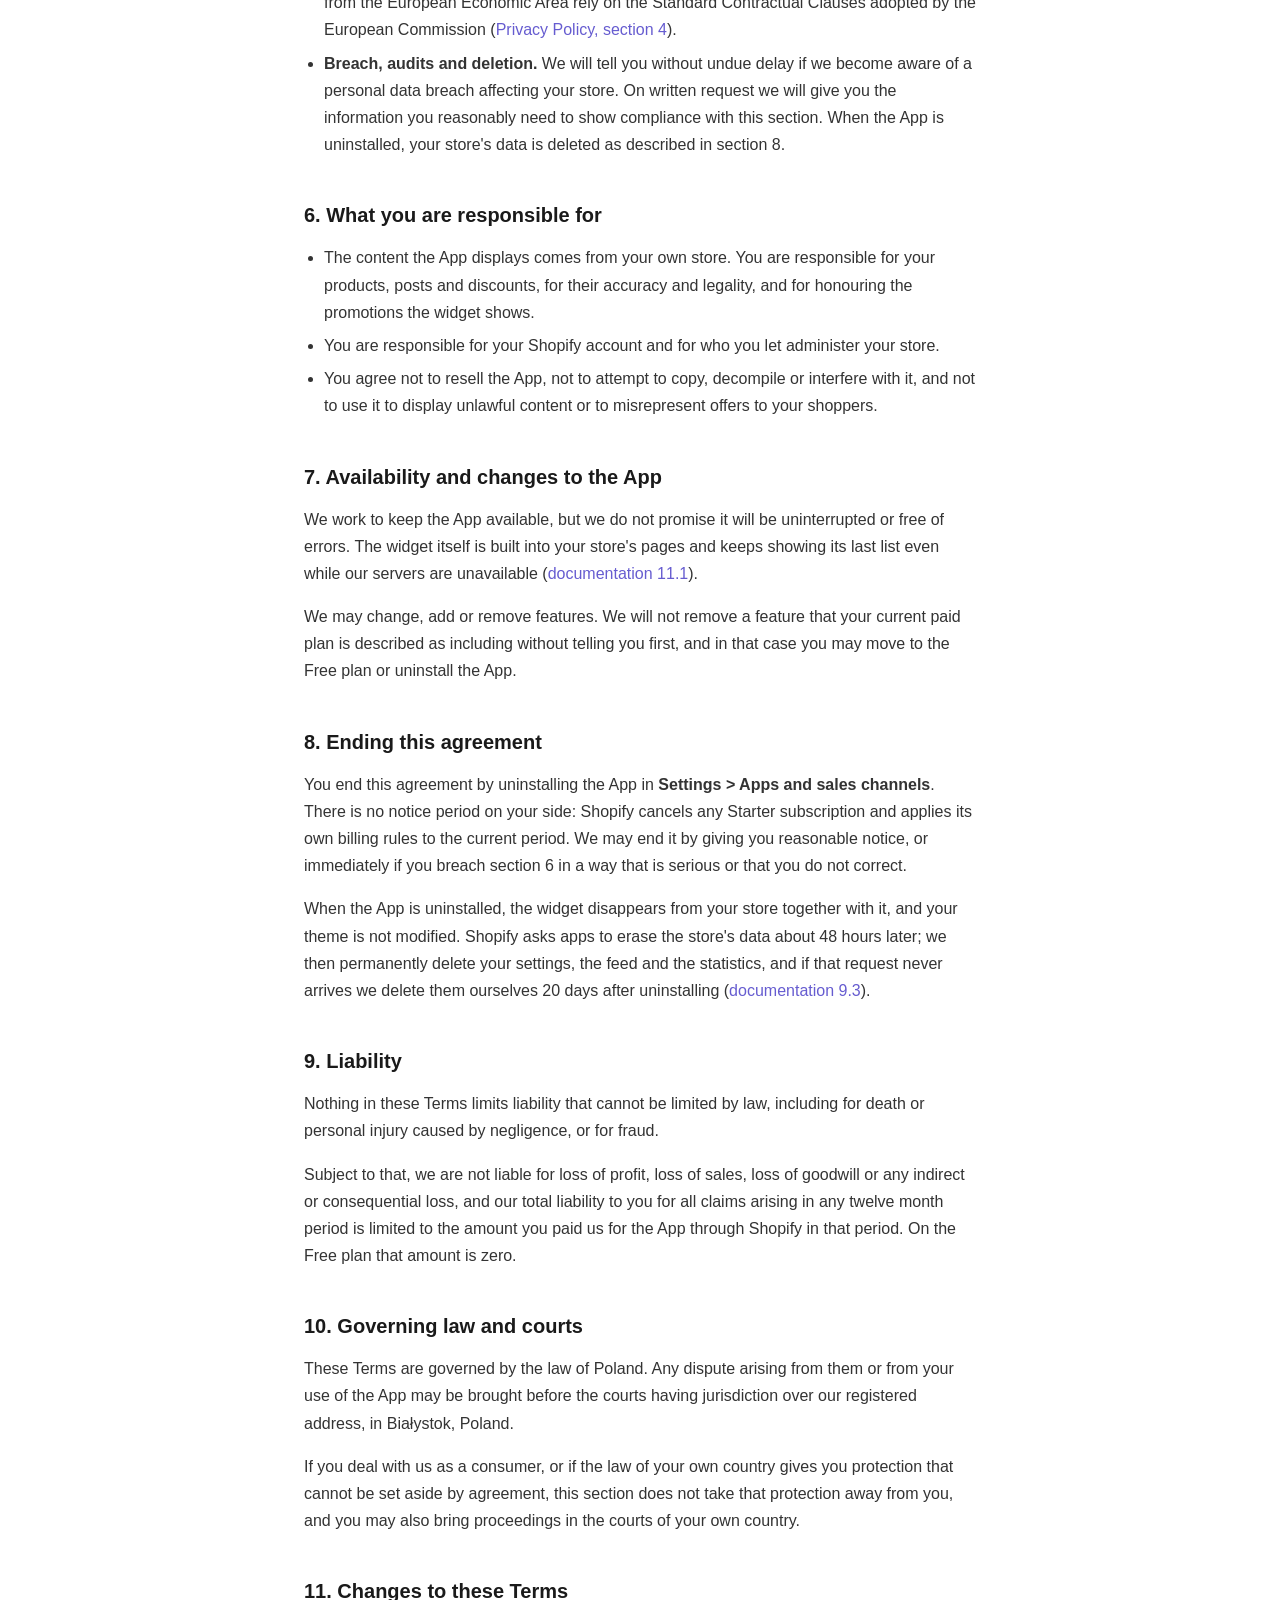
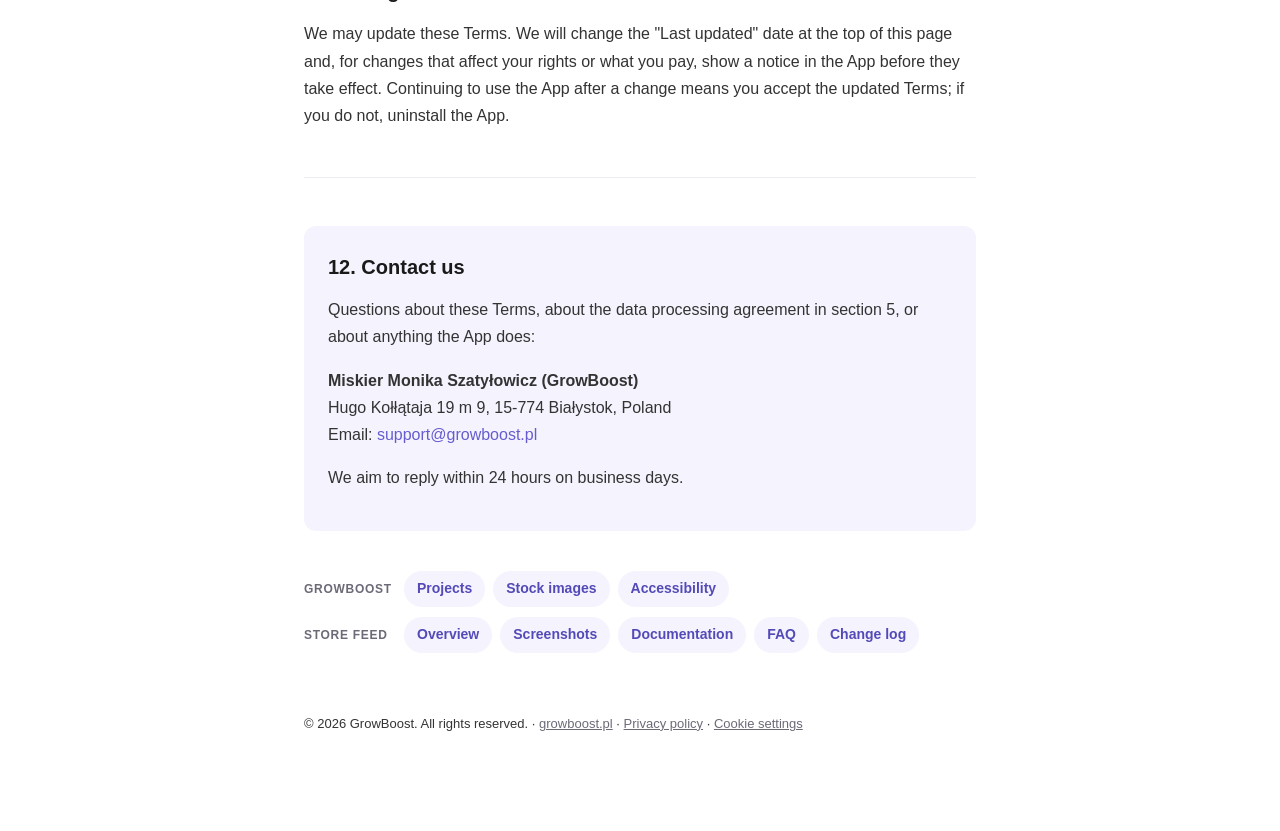
<file: store-feed-new-arrivals/terms/index.html>
<!DOCTYPE html>
<html lang="en">
<head>
  <meta charset="UTF-8">
  <meta name="viewport" content="width=device-width, initial-scale=1.0">
  <title>Store Feed: New Arrivals - Terms of Service - GrowBoost</title>
  <meta name="description" content="The agreement between GrowBoost and merchants who install the Store Feed Shopify app: what the App does, plans and charges, your relationship with Shopify, and a data processing agreement.">
  <link rel="canonical" href="https://growboost.pl/store-feed-new-arrivals/terms/">
  <meta name="robots" content="index, follow">

  <meta property="og:type" content="article">
  <meta property="og:site_name" content="GrowBoost">
  <meta property="og:locale" content="en_GB">
  <meta property="og:url" content="https://growboost.pl/store-feed-new-arrivals/terms/">
  <meta property="og:title" content="Store Feed: New Arrivals - Terms of Service - GrowBoost">
  <meta property="og:description" content="The agreement for merchants using Store Feed: the service, plans and charges, the Shopify relationship, and a data processing agreement.">
  <meta property="og:image" content="https://growboost.pl/assets/store-feed-icon-v2.png">
  <meta property="og:image:width" content="1200">
  <meta property="og:image:height" content="1200">
  <meta property="og:image:alt" content="Store Feed app icon">
  <meta name="twitter:card" content="summary">

  <link rel="preconnect" href="https://www.googletagmanager.com" crossorigin>
  <link rel="dns-prefetch" href="https://www.googletagmanager.com">
  <meta name="theme-color" content="#7F77DD">
  <link rel="icon" href="/favicon.ico?v=20261112" sizes="any">
  <link rel="icon" type="image/png" sizes="64x64" href="/assets/favicon-64-v2.png">
  <link rel="apple-touch-icon" href="/assets/apple-touch-icon-v2.png">
  <link rel="stylesheet" href="/assets/consent.css?v=20261112">
  <script src="/assets/consent.js?v=20261112"></script>
<script src="/assets/mail.js?v=20261112" defer></script>
  <link rel="stylesheet" href="/assets/site.css?v=20261123">

<script type="application/ld+json">
{
  "@context": "https://schema.org",
  "@type": "ItemList",
  "name": "Store Feed Terms of Service - sections",
  "itemListOrder": "https://schema.org/ItemListOrderAscending",
  "numberOfItems": 11,
  "itemListElement": [
    { "@type": "ListItem", "position": 1, "name": "1. Who provides the App", "url": "https://growboost.pl/store-feed-new-arrivals/terms/#t1" },
    { "@type": "ListItem", "position": 2, "name": "2. What Store Feed does, and who may use it", "url": "https://growboost.pl/store-feed-new-arrivals/terms/#t2" },
    { "@type": "ListItem", "position": 3, "name": "3. Plans, charges and the free trial", "url": "https://growboost.pl/store-feed-new-arrivals/terms/#t3" },
    { "@type": "ListItem", "position": 4, "name": "4. Your relationship with Shopify", "url": "https://growboost.pl/store-feed-new-arrivals/terms/#shopify" },
    { "@type": "ListItem", "position": 5, "name": "5. Your store data, and our role", "url": "https://growboost.pl/store-feed-new-arrivals/terms/#dpa" },
    { "@type": "ListItem", "position": 6, "name": "6. What you are responsible for", "url": "https://growboost.pl/store-feed-new-arrivals/terms/#t6" },
    { "@type": "ListItem", "position": 7, "name": "7. Availability and changes to the App", "url": "https://growboost.pl/store-feed-new-arrivals/terms/#t7" },
    { "@type": "ListItem", "position": 8, "name": "8. Ending this agreement", "url": "https://growboost.pl/store-feed-new-arrivals/terms/#t8" },
    { "@type": "ListItem", "position": 9, "name": "9. Liability", "url": "https://growboost.pl/store-feed-new-arrivals/terms/#t9" },
    { "@type": "ListItem", "position": 10, "name": "10. Governing law and courts", "url": "https://growboost.pl/store-feed-new-arrivals/terms/#t10" },
    { "@type": "ListItem", "position": 11, "name": "11. Changes to these Terms", "url": "https://growboost.pl/store-feed-new-arrivals/terms/#t11" }
  ]
}
</script>

<script type="application/ld+json">
{
  "@context": "https://schema.org",
  "@type": "BreadcrumbList",
  "itemListElement": [
    { "@type": "ListItem", "position": 1, "name": "GrowBoost", "item": "https://growboost.pl/" },
    { "@type": "ListItem", "position": 2, "name": "Store Feed: New Arrivals", "item": "https://growboost.pl/store-feed-new-arrivals/" },
    { "@type": "ListItem", "position": 3, "name": "Terms of Service", "item": "https://growboost.pl/store-feed-new-arrivals/terms/" }
  ]
}
</script>

<script type="application/ld+json">
{
  "@context": "https://schema.org",
  "@type": "WebPage",
  "name": "Store Feed: New Arrivals - Terms of Service - GrowBoost",
  "url": "https://growboost.pl/store-feed-new-arrivals/terms/",
  "inLanguage": "en",
  "datePublished": "2026-11-13",
  "dateModified": "2026-11-16",
  "isPartOf": { "@type": "WebSite", "name": "GrowBoost", "url": "https://growboost.pl/" }
}
</script>

</head>
<body>
<noscript><iframe src="https://www.googletagmanager.com/ns.html?id=GTM-WVR58V76"
height="0" width="0" style="display:none;visibility:hidden"></iframe></noscript>

  <a class="skip" href="#ttoc-h">Skip to contents</a>

  <main class="container" id="main">

    <header class="pagehead">
        <a class="logo" href="/">
          <svg class="logo-mark" viewBox="0 0 48 48" width="34" height="34" aria-hidden="true" focusable="false"><defs><linearGradient id="sfg" x1="0" y1="0" x2="1" y2="0"><stop offset="0" stop-color="#8A82ED"/><stop offset="1" stop-color="#746CC6"/></linearGradient></defs><rect width="48" height="48" rx="3.24" fill="#7F77DD"/><circle cx="24" cy="24.72" r="19.92" fill="#fff"/><rect x="9.72" y="10.76" width="28.56" height="7.36" rx="3.68" fill="url(#sfg)"/><rect x="9.72" y="21.04" width="28.56" height="7.4" rx="3.7" fill="url(#sfg)"/><rect x="9.72" y="31.24" width="28.56" height="7.4" rx="3.7" fill="url(#sfg)"/></svg>
          <span class="logo-name">Store Feed <span>by GrowBoost</span></span>
        </a>
    </header>

    <nav class="sitenav" aria-label="Site">
      <div class="sitenav__group">
        <span class="sitenav__label" id="nav-gb">GrowBoost</span>
        <ul aria-labelledby="nav-gb">
          <li><a href="/">Projects</a></li>
          <li><a href="/#stock">Stock images</a></li>
          <li><a href="/privacy-policy/#p11">Accessibility</a></li>
        </ul>
      </div>
      <div class="sitenav__group">
        <span class="sitenav__label" id="nav-sf">Store Feed</span>
        <ul aria-labelledby="nav-sf">
          <li><a href="/store-feed-new-arrivals/">Overview</a></li>
          <li><a href="/store-feed-new-arrivals/#screens">Screenshots</a></li>
          <li><a href="/store-feed-new-arrivals/#doc">Documentation</a></li>
          <li><a href="/store-feed-new-arrivals/#faq">FAQ</a></li>
          <li><a href="/store-feed-new-arrivals/#changelog">Change log</a></li>
        </ul>
      </div>
    </nav>

    <h1>Store Feed: New Arrivals - Terms of Service</h1>
    <p class="updated">Last updated: November 16, 2026</p>

    <p>
      These Terms are the agreement between you, the merchant who installs <strong>Store
      Feed: New Arrivals</strong> (the "App") on a Shopify store, and GrowBoost, who makes it. They apply from
      the moment you install the App. If you do not accept them, do not install it, or uninstall
      it in <strong>Settings &gt; Apps and sales channels</strong>.
    </p>

    <div class="note" id="provider">
      <p>
        <strong>The App is provided by</strong><br>
        Miskier Monika Szaty&#322;owicz (GrowBoost), NIP PL5422882692<br>
        Hugo Ko&#322;&#322;&#261;taja 19 m 9, 15-774 Bia&#322;ystok, Poland<br>
        Email: <a class="mail" data-u="fhccbeg" data-d="tebjobbfg.cy">support (at) growboost.pl</a>
      </p>
    </div>

    <nav class="toc toc--cols" aria-labelledby="ttoc-h">
      <h2 class="toc__h" id="ttoc-h">Contents</h2>
      <ol>
      <li><a href="#t1">Who provides the App</a></li>
      <li><a href="#t2">What Store Feed does, and who may use it</a></li>
      <li><a href="#t3">Plans, charges and the free trial</a></li>
      <li><a href="#shopify">Your relationship with Shopify</a></li>
      <li><a href="#dpa">Your store data, and our role</a></li>
      <li><a href="#t6">What you are responsible for</a></li>
      <li><a href="#t7">Availability and changes to the App</a></li>
      <li><a href="#t8">Ending this agreement</a></li>
      <li><a href="#t9">Liability</a></li>
      <li><a href="#t10">Governing law and courts</a></li>
      <li><a href="#t11">Changes to these Terms</a></li>
        <li><a href="#tcontact">Contact us</a></li>
      </ol>
    </nav>

    <h2 id="t1">1. Who provides the App</h2>
    <p>
      Store Feed: New Arrivals is provided by Miskier Monika Szaty&#322;owicz, trading as GrowBoost, a sole
      trader registered in Poland, with the address and tax number shown above. In these Terms
      "we", "us" and "our" mean GrowBoost, and "you" means the merchant operating the Shopify
      store on which the App is installed.
    </p>

    <h2 id="t2">2. What Store Feed does, and who may use it</h2>
    <p>
      Store Feed shows a "What's new" list on your storefront: new products, blog posts and
      active promotions, collected automatically from your own Shopify store. What it includes, how it is set
      up and what each setting does is described in the
      <a href="/store-feed-new-arrivals/#doc">documentation</a>. That documentation is what we
      are agreeing the App does.
    </p>
    <p>
      You may use the App on any Shopify store you are entitled to administer. Each store
      installs the App separately and has its own plan and settings
      (<a href="/store-feed-new-arrivals/#s1-4">documentation 1.4</a>). The App works with
      Online Store 2.0 themes that support app blocks; it does not work on headless storefronts
      (<a href="/store-feed-new-arrivals/#s10">documentation 10</a>).
    </p>

    <h2 id="t3">3. Plans, charges and the free trial</h2>
    <p>
      The App has a Free plan with no time limit and a paid Starter plan. Prices, what each plan
      includes and the length of the free trial are shown on the App's listing in the Shopify
      App Store and in
      <a href="/store-feed-new-arrivals/#s1-1">documentation 1.1</a>.
    </p>
    <ul>
      <li>Shopify handles all billing for the Starter plan and charges it on your Shopify
        invoice. We never take your payment details.</li>
      <li>Charges are billed in advance and are not refunded, including for the unused part of a
        month or a year. Moving to the Free plan, or uninstalling the App, stops the next charge
        (<a href="/store-feed-new-arrivals/#s1-3">documentation 1.3</a>).</li>
      <li>Shopify counts the free trial days per store, so uninstalling and installing again does
        not start a new trial.</li>
      <li>We may change prices. Shopify runs plan changes and asks you to approve a new charge
        before it applies, so a new price never takes effect on your store without your
        approval. You can move to the Free plan or uninstall instead.</li>
    </ul>

    <h2 id="shopify">4. Your relationship with Shopify</h2>
    <p>
      The App is distributed through the Shopify App Store, but it is our product, not Shopify's.
      This section is required by our agreement with Shopify, and you should read it before you
      install:
    </p>
    <ol>
      <li><strong>We alone are responsible for the App.</strong> GrowBoost is solely responsible
        for Store Feed, for its content and operation, and for any support, maintenance and
        updates it receives.</li>
      <li><strong>Shopify is not liable for the App.</strong> Shopify is not responsible for the
        App, for any errors or defects in it, or for any loss or damage of any kind arising from
        it or from your use of it.</li>
      <li><strong>Shopify provides no support for the App.</strong> Shopify does not provide any
        assistance with installing or using Store Feed. All support comes from us, at the address
        in section 12.</li>
      <li><strong>We are responsible for what follows from use of the App.</strong> GrowBoost is
        responsible for all claims, losses, liabilities and expenses arising from your use of the
        App and from our storage and handling of your store's data.</li>
    </ol>
    <p>
      Your use of Shopify itself is governed by your own agreement with Shopify, which we are not
      a party to.
    </p>

    <h2 id="dpa">5. Your store data, and our role</h2>
    <p>
      This section is the data processing agreement between us. It applies alongside our
      <a href="/privacy-policy/">Privacy Policy</a>, which sets out the detail of what the App
      reads, stores and never collects.
    </p>
    <ul>
      <li><strong>Roles.</strong> For any personal data that reaches us through the App on your
        behalf, you are the controller and we are the processor. For our own relationship with
        you as our customer, for example your store address and your plan, we are the
        controller.</li>
      <li><strong>Subject, duration, nature and purpose.</strong> We process that data only to
        provide the App to you, for as long as it is installed on your store, and for the
        deletion period in section 8.</li>
      <li><strong>What is processed.</strong> The App is built so that it does not collect
        personal data about your shoppers: it reads your products, blog posts, discounts,
        discount rollouts and which theme sections carry the widget, and it stores daily totals
        of widget views and clicks. Where personal data is nevertheless processed, it is limited
        to a shortened one-way hash of a visitor's IP address held in server memory for about two
        minutes for rate limiting, and to anything you yourself type into the support chat in the
        App. Details are in the
        <a href="/privacy-policy/#p1">Privacy Policy, sections 1 and 2</a>.</li>
      <li><strong>Our obligations.</strong> We process that data only on your documented
        instructions, which these Terms and your use of the App's settings constitute; we keep it
        confidential and limited to people who need it; we apply appropriate technical and
        organisational security measures; and we help you, as far as we reasonably can, to answer
        requests from data subjects and supervisory authorities.</li>
      <li><strong>Sub-processors.</strong> We use the providers named in the
        <a href="/privacy-policy/#p7">Privacy Policy, section 7</a>, each under a written
        agreement that protects the data. You agree to our use of them. The current list is kept
        up to date in the Privacy Policy, with the date of the last change at the top of that
        page, and that is where we publish any addition or replacement. If you object to a new
        provider on reasonable data protection grounds, you may uninstall the App.</li>
      <li><strong>International transfers.</strong> Our servers are in the United States.
        Transfers of personal data from the European Economic Area rely on the Standard
        Contractual Clauses adopted by the European Commission
        (<a href="/privacy-policy/#p4">Privacy Policy, section 4</a>).</li>
      <li><strong>Breach, audits and deletion.</strong> We will tell you without undue delay if
        we become aware of a personal data breach affecting your store. On written request we
        will give you the information you reasonably need to show compliance with this section.
        When the App is uninstalled, your store's data is deleted as described in section 8.</li>
    </ul>

    <h2 id="t6">6. What you are responsible for</h2>
    <ul>
      <li>The content the App displays comes from your own store. You are responsible for your
        products, posts and discounts, for their accuracy and legality, and for honouring the
        promotions the widget shows.</li>
      <li>You are responsible for your Shopify account and for who you let administer your
        store.</li>
      <li>You agree not to resell the App, not to attempt to copy, decompile or interfere with
        it, and not to use it to display unlawful content or to misrepresent offers to your
        shoppers.</li>
    </ul>

    <h2 id="t7">7. Availability and changes to the App</h2>
    <p>
      We work to keep the App available, but we do not promise it will be uninterrupted or free
      of errors. The widget itself is built into your store's pages and keeps showing its last
      list even while our servers are unavailable
      (<a href="/store-feed-new-arrivals/#s11-1">documentation 11.1</a>).
    </p>
    <p>
      We may change, add or remove features. We will not remove a feature that your current paid
      plan is described as including without telling you first, and in that case you may move to
      the Free plan or uninstall the App.
    </p>

    <h2 id="t8">8. Ending this agreement</h2>
    <p>
      You end this agreement by uninstalling the App in <strong>Settings &gt; Apps and sales
      channels</strong>. There is no notice period on your side: Shopify cancels any Starter
      subscription and applies its own billing rules to the current period. We may end it by
      giving you reasonable notice, or immediately if you breach section 6 in a way that is
      serious or that you do not correct.
    </p>
    <p>
      When the App is uninstalled, the widget disappears from your store together with it, and
      your theme is not modified. Shopify asks apps to erase the store's data about 48 hours
      later; we then permanently delete your settings, the feed and the statistics, and if that
      request never arrives we delete them ourselves 20 days after uninstalling
      (<a href="/store-feed-new-arrivals/#s9-3">documentation 9.3</a>).
    </p>

    <h2 id="t9">9. Liability</h2>
    <p>
      Nothing in these Terms limits liability that cannot be limited by law, including for death
      or personal injury caused by negligence, or for fraud.
    </p>
    <p>
      Subject to that, we are not liable for loss of profit, loss of sales, loss of goodwill or
      any indirect or consequential loss, and our total liability to you for all claims arising
      in any twelve month period is limited to the amount you paid us for the App through Shopify
      in that period. On the Free plan that amount is zero.
    </p>

    <h2 id="t10">10. Governing law and courts</h2>
    <p>
      These Terms are governed by the law of Poland. Any dispute arising from them or from your
      use of the App may be brought before the courts having jurisdiction over our registered
      address, in Bia&#322;ystok, Poland.
    </p>
    <p>
      If you deal with us as a consumer, or if the law of your own country gives you protection
      that cannot be set aside by agreement, this section does not take that protection away from
      you, and you may also bring proceedings in the courts of your own country.
    </p>

    <h2 id="t11">11. Changes to these Terms</h2>
    <p>
      We may update these Terms. We will change the "Last updated" date at the top of this page
      and, for changes that affect your rights or what you pay, show a notice in the App
      before they take effect. Continuing to use the App after a change means you accept the
      updated Terms; if you do not, uninstall the App.
    </p>

    <hr class="divider">

    <div class="contact-box">
      <h2 id="tcontact">12. Contact us</h2>
      <p>
        Questions about these Terms, about the data processing agreement in section 5, or about
        anything the App does:
      </p>
      <p>
        <strong>Miskier Monika Szaty&#322;owicz (GrowBoost)</strong><br>
        Hugo Ko&#322;&#322;&#261;taja 19 m 9, 15-774 Bia&#322;ystok, Poland<br>
        Email: <a class="mail" data-u="fhccbeg" data-d="tebjobbfg.cy">support (at) growboost.pl</a>
      </p>
      <p>We aim to reply within 24 hours on business days.</p>
    </div>

    <nav class="sitenav sitenav--bottom" aria-label="Site, footer">
      <div class="sitenav__group">
        <span class="sitenav__label" id="nav-gb-f">GrowBoost</span>
        <ul aria-labelledby="nav-gb-f">
          <li><a href="/">Projects</a></li>
          <li><a href="/#stock">Stock images</a></li>
          <li><a href="/privacy-policy/#p11">Accessibility</a></li>
        </ul>
      </div>
      <div class="sitenav__group">
        <span class="sitenav__label" id="nav-sf-f">Store Feed</span>
        <ul aria-labelledby="nav-sf-f">
          <li><a href="/store-feed-new-arrivals/">Overview</a></li>
          <li><a href="/store-feed-new-arrivals/#screens">Screenshots</a></li>
          <li><a href="/store-feed-new-arrivals/#doc">Documentation</a></li>
          <li><a href="/store-feed-new-arrivals/#faq">FAQ</a></li>
          <li><a href="/store-feed-new-arrivals/#changelog">Change log</a></li>
        </ul>
      </div>
    </nav>

    <footer>
      <p>&copy; 2026 GrowBoost. All rights reserved. ·
        <a href="/">growboost.pl</a> ·
        <a href="/privacy-policy/">Privacy policy</a> ·
        <a href="#" data-gb-consent-open>Cookie settings</a>
      </p>
    </footer>

  </main>
</body>
</html>
</file>
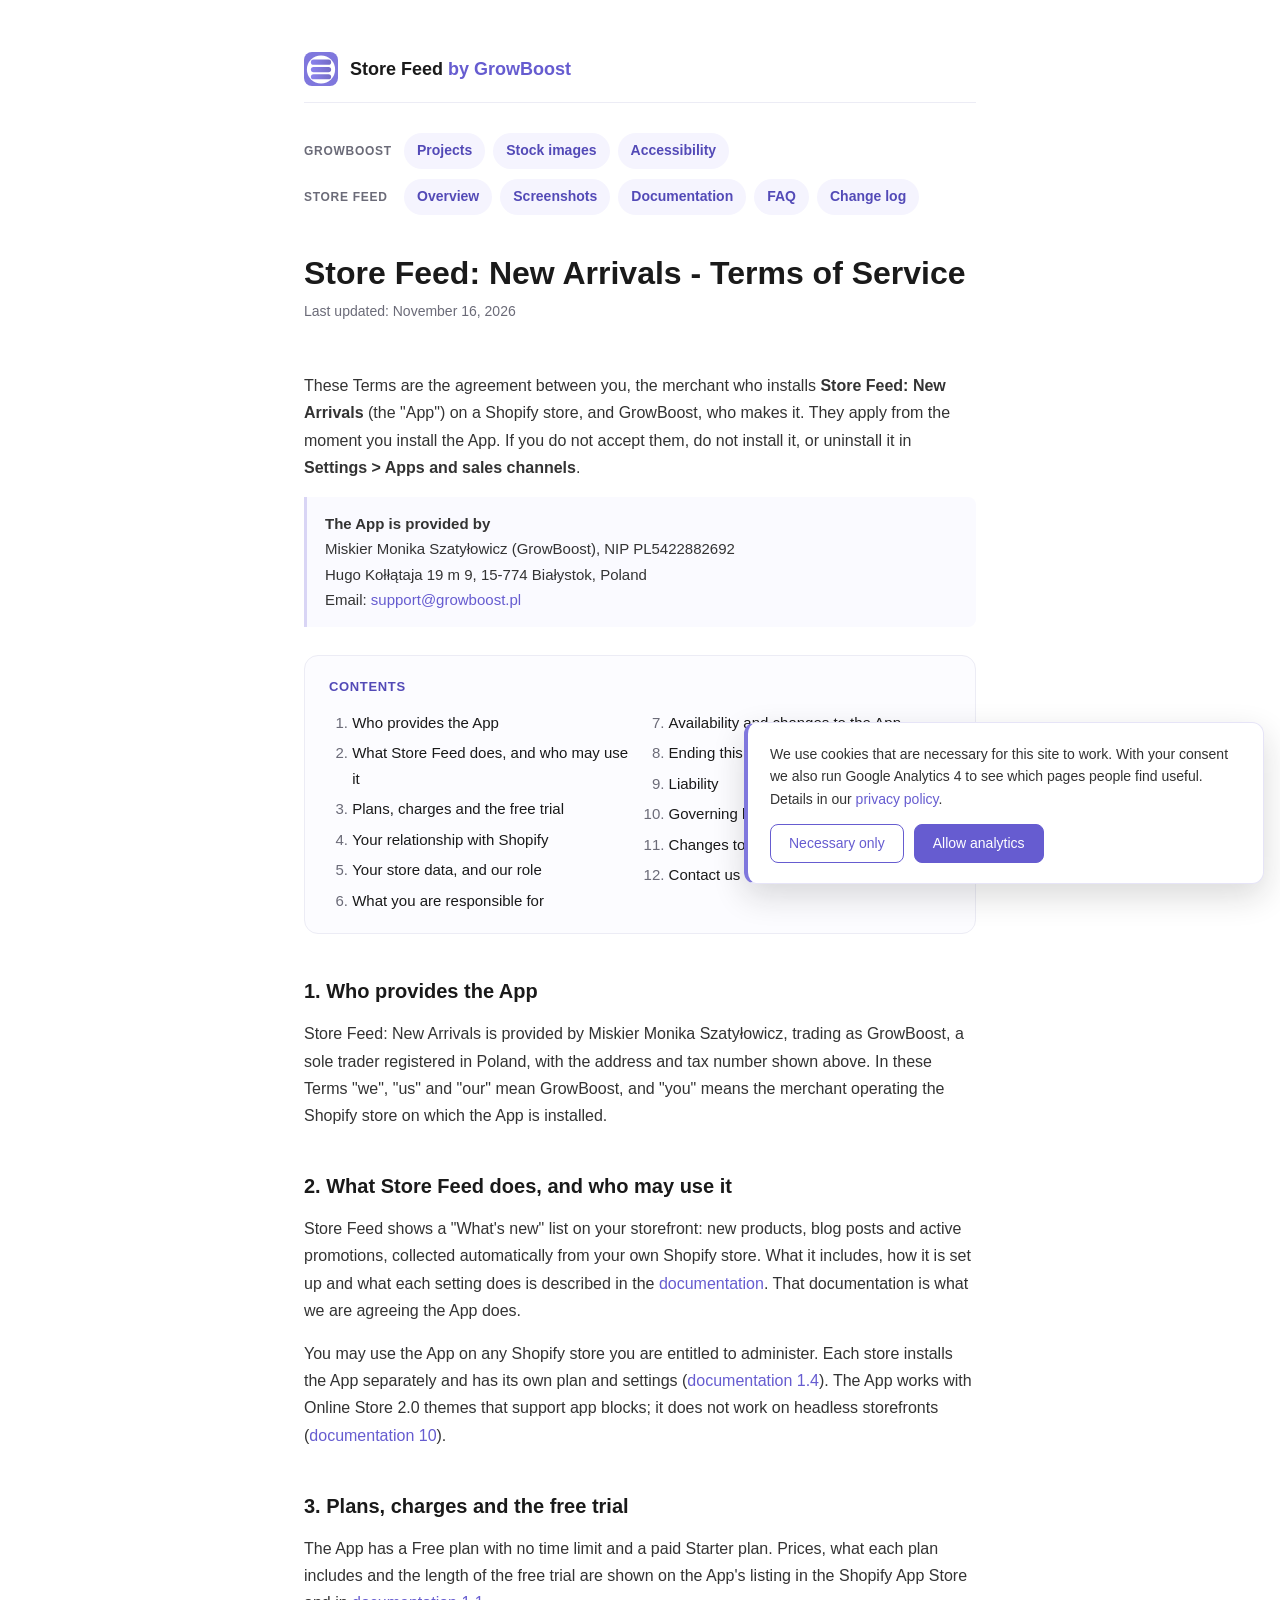
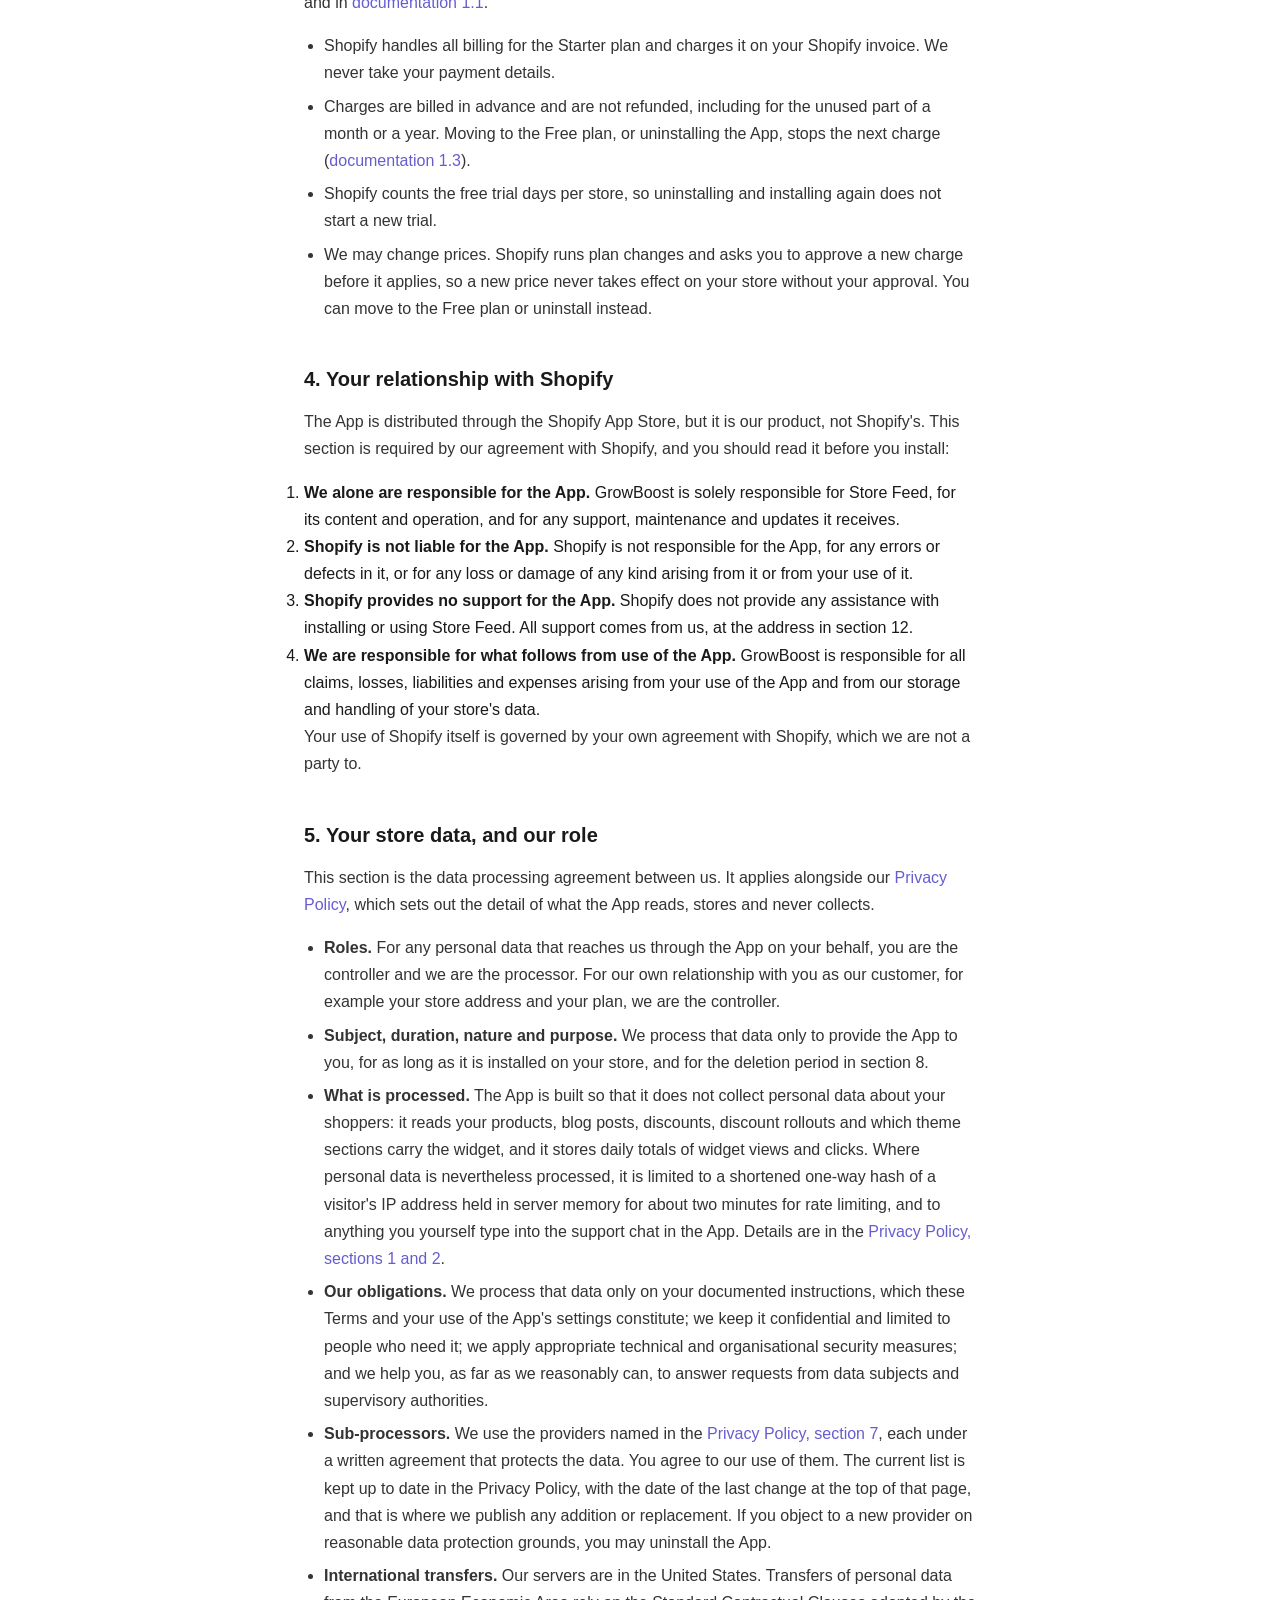
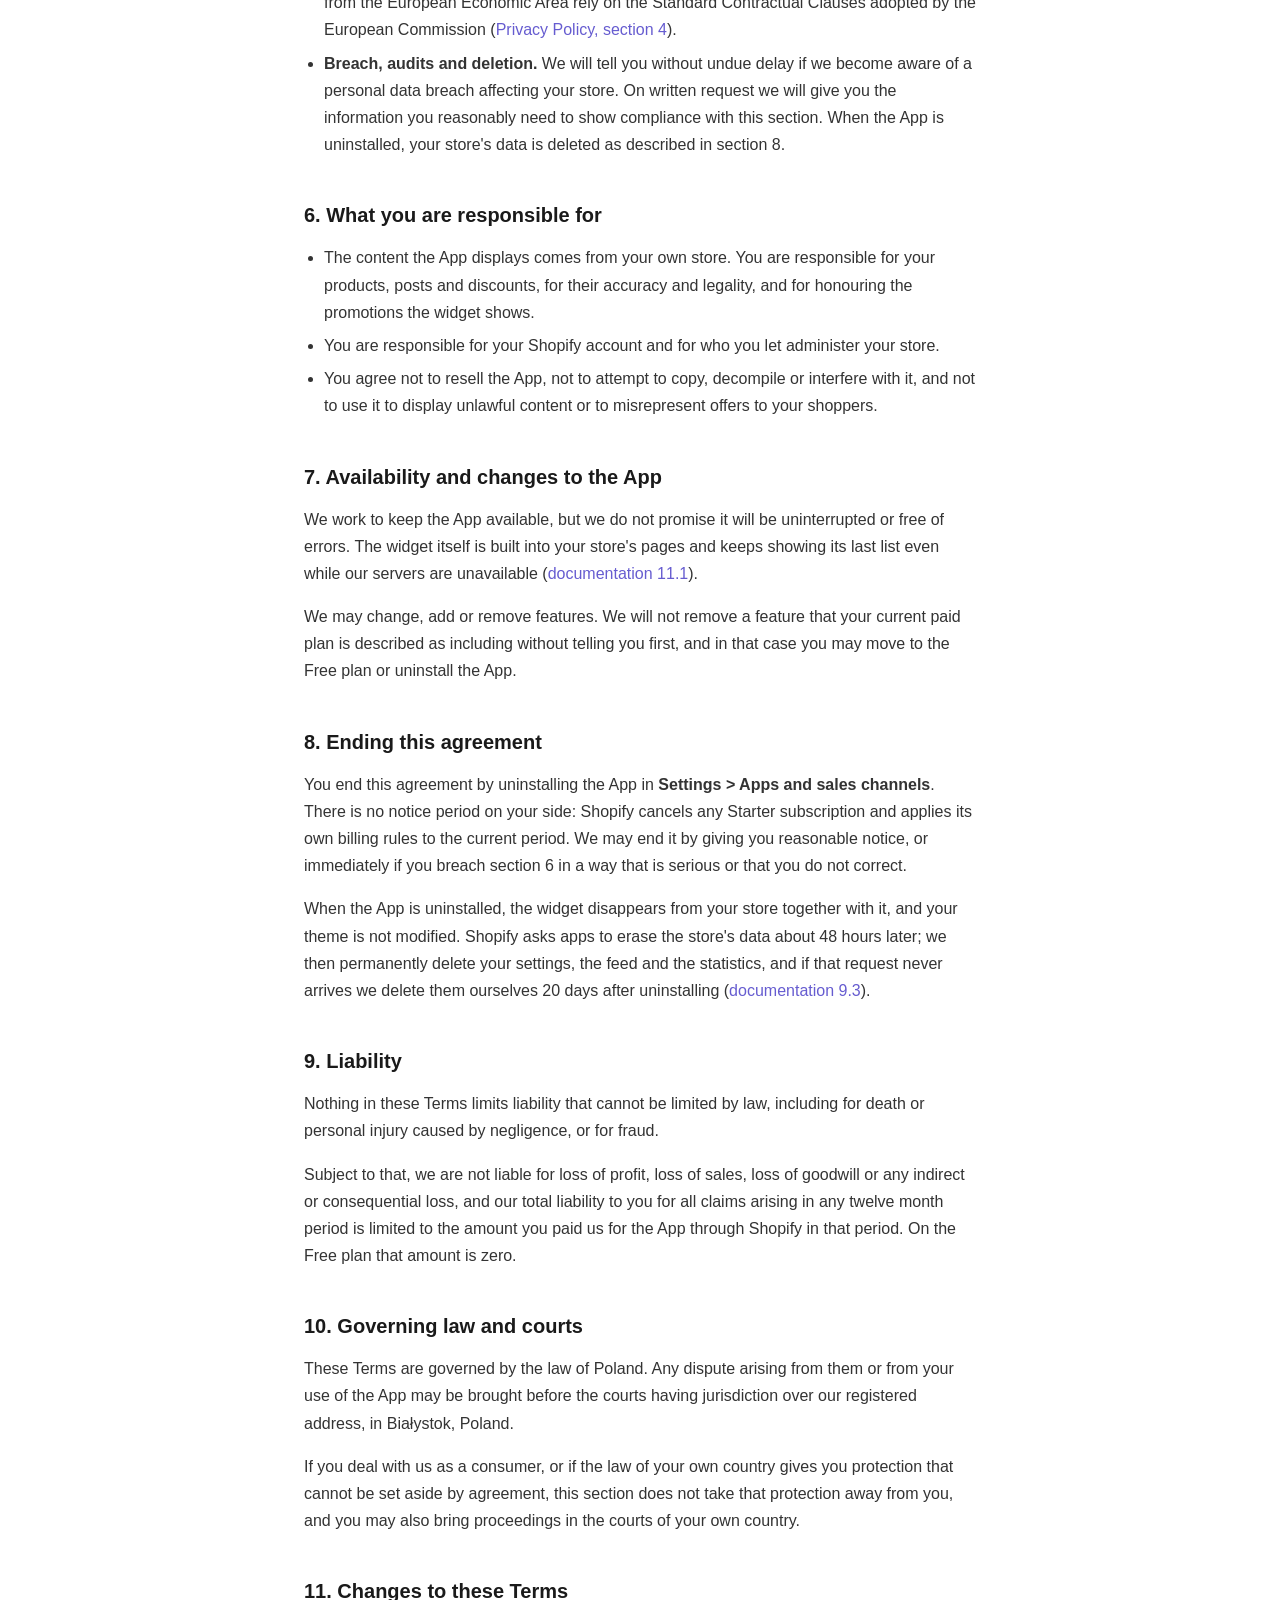
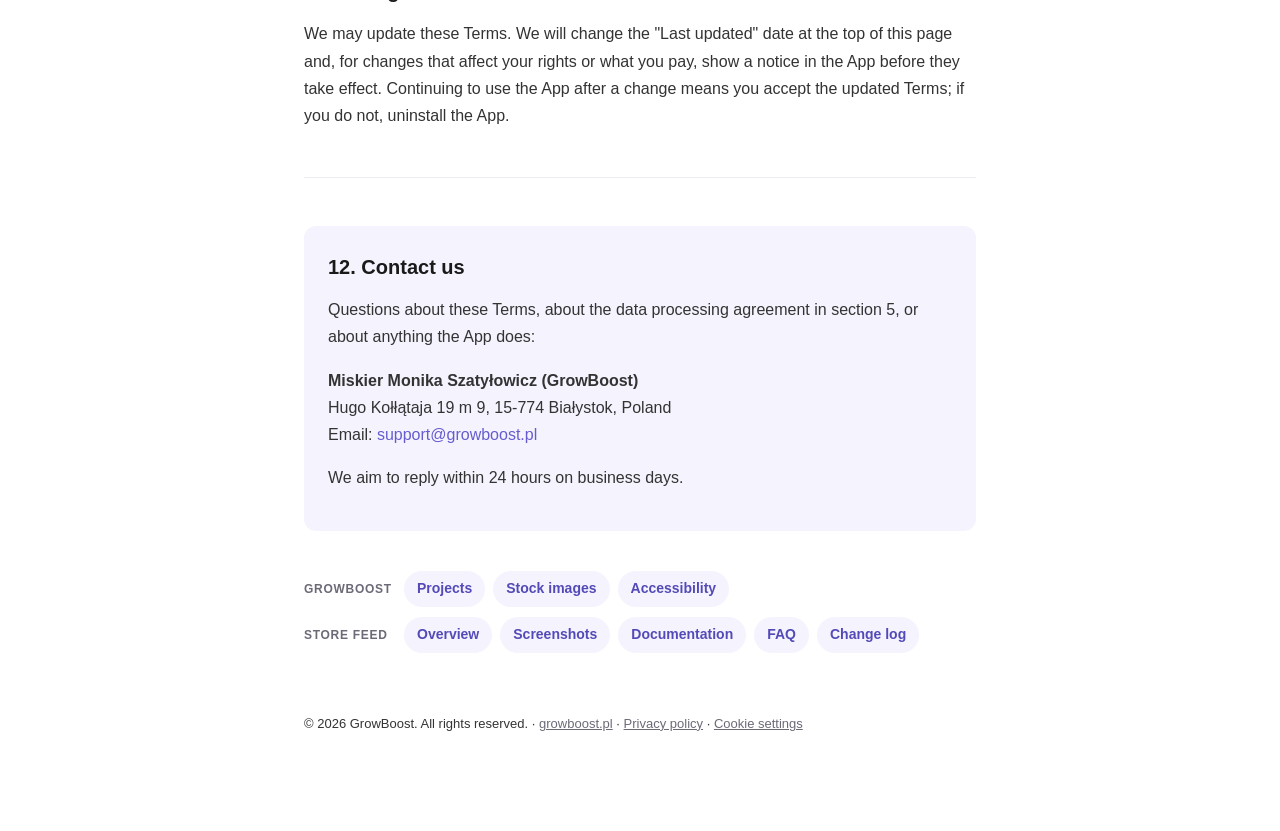
<file: store-feed-what-s-new-app/terms/index.html>
<!DOCTYPE html>
<html lang="en">
<head>
<meta charset="utf-8">
<title>Terms of Service - Store Feed: New Arrivals</title>
<link rel="canonical" href="https://growboost.pl/store-feed-new-arrivals/terms/">
<meta http-equiv="refresh" content="0; url=/store-feed-new-arrivals/terms/">
<meta name="robots" content="noindex">
</head>
<body>
<p>The Terms of Service has a new address:
<a href="https://growboost.pl/store-feed-new-arrivals/terms/">https://growboost.pl/store-feed-new-arrivals/terms/</a></p>
<script>location.replace('/store-feed-new-arrivals/terms/' + location.hash + location.search);</script>
</body>
</html>
</file>
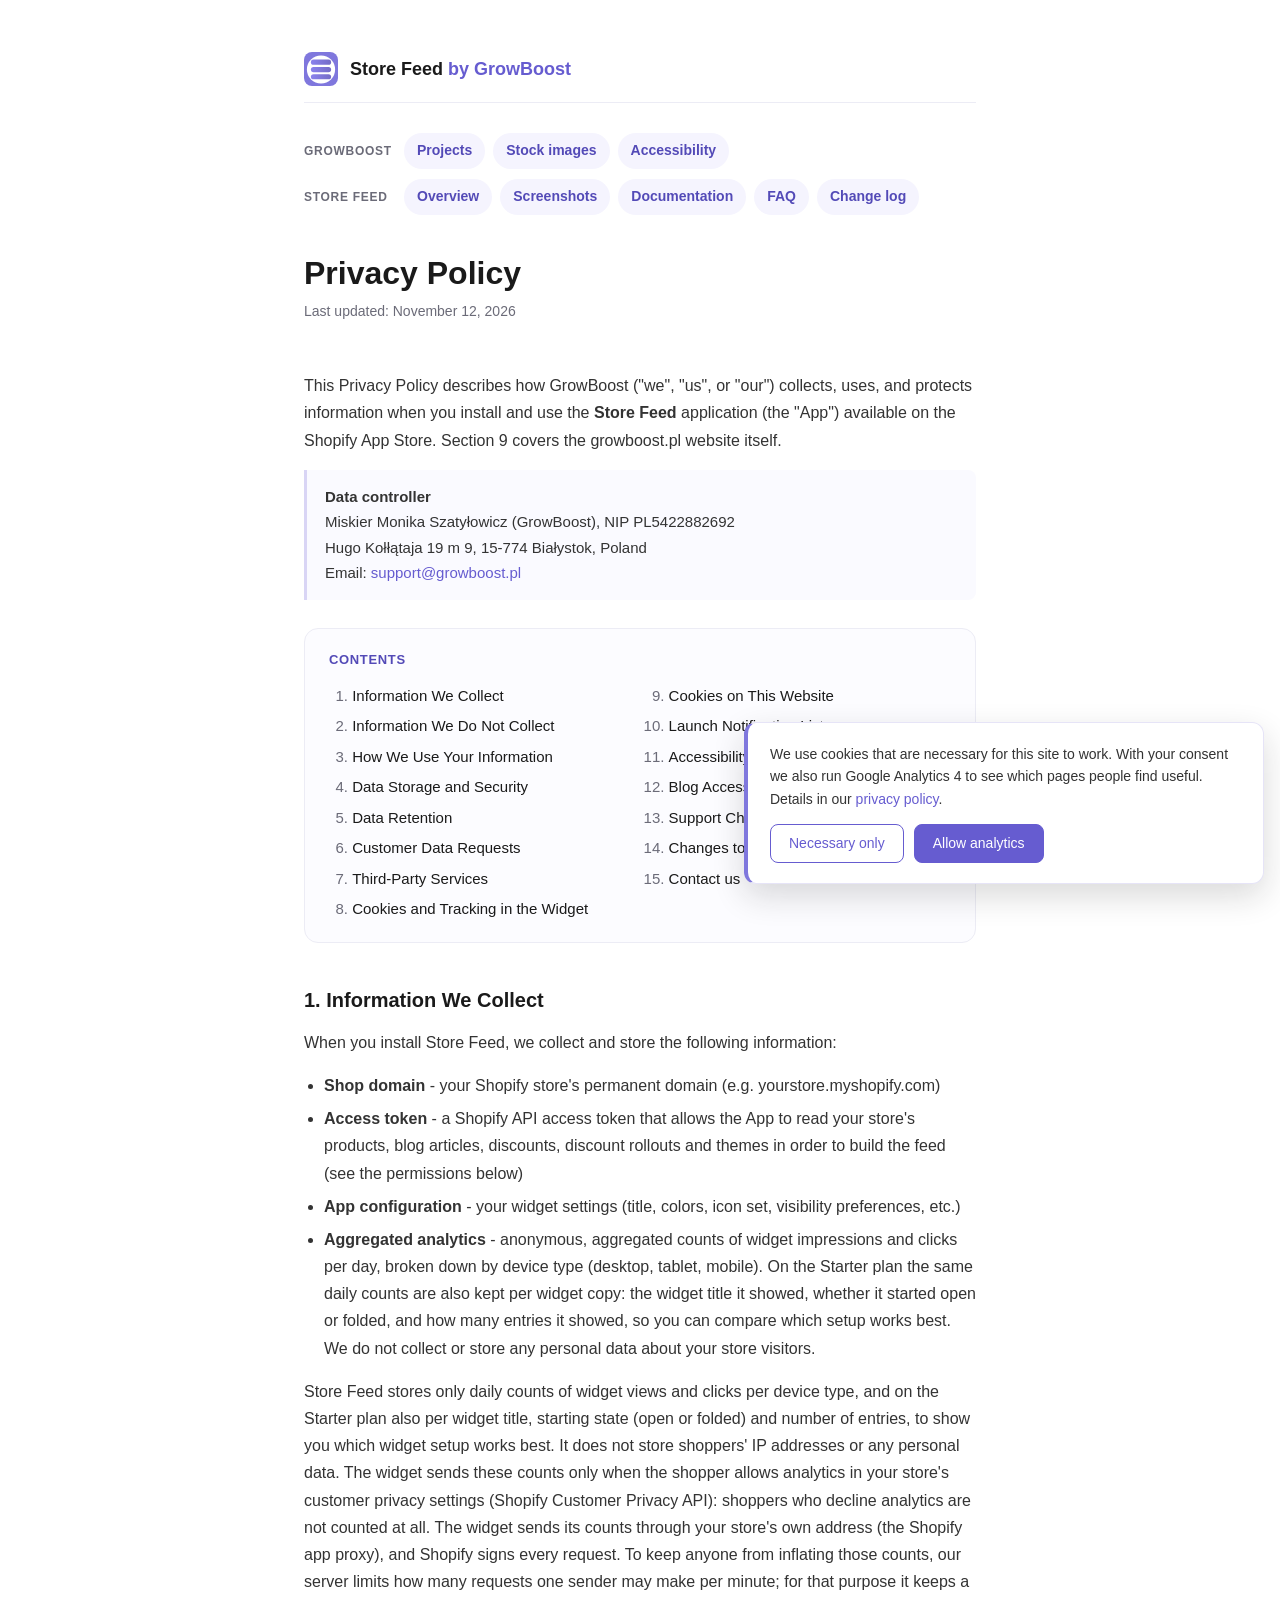
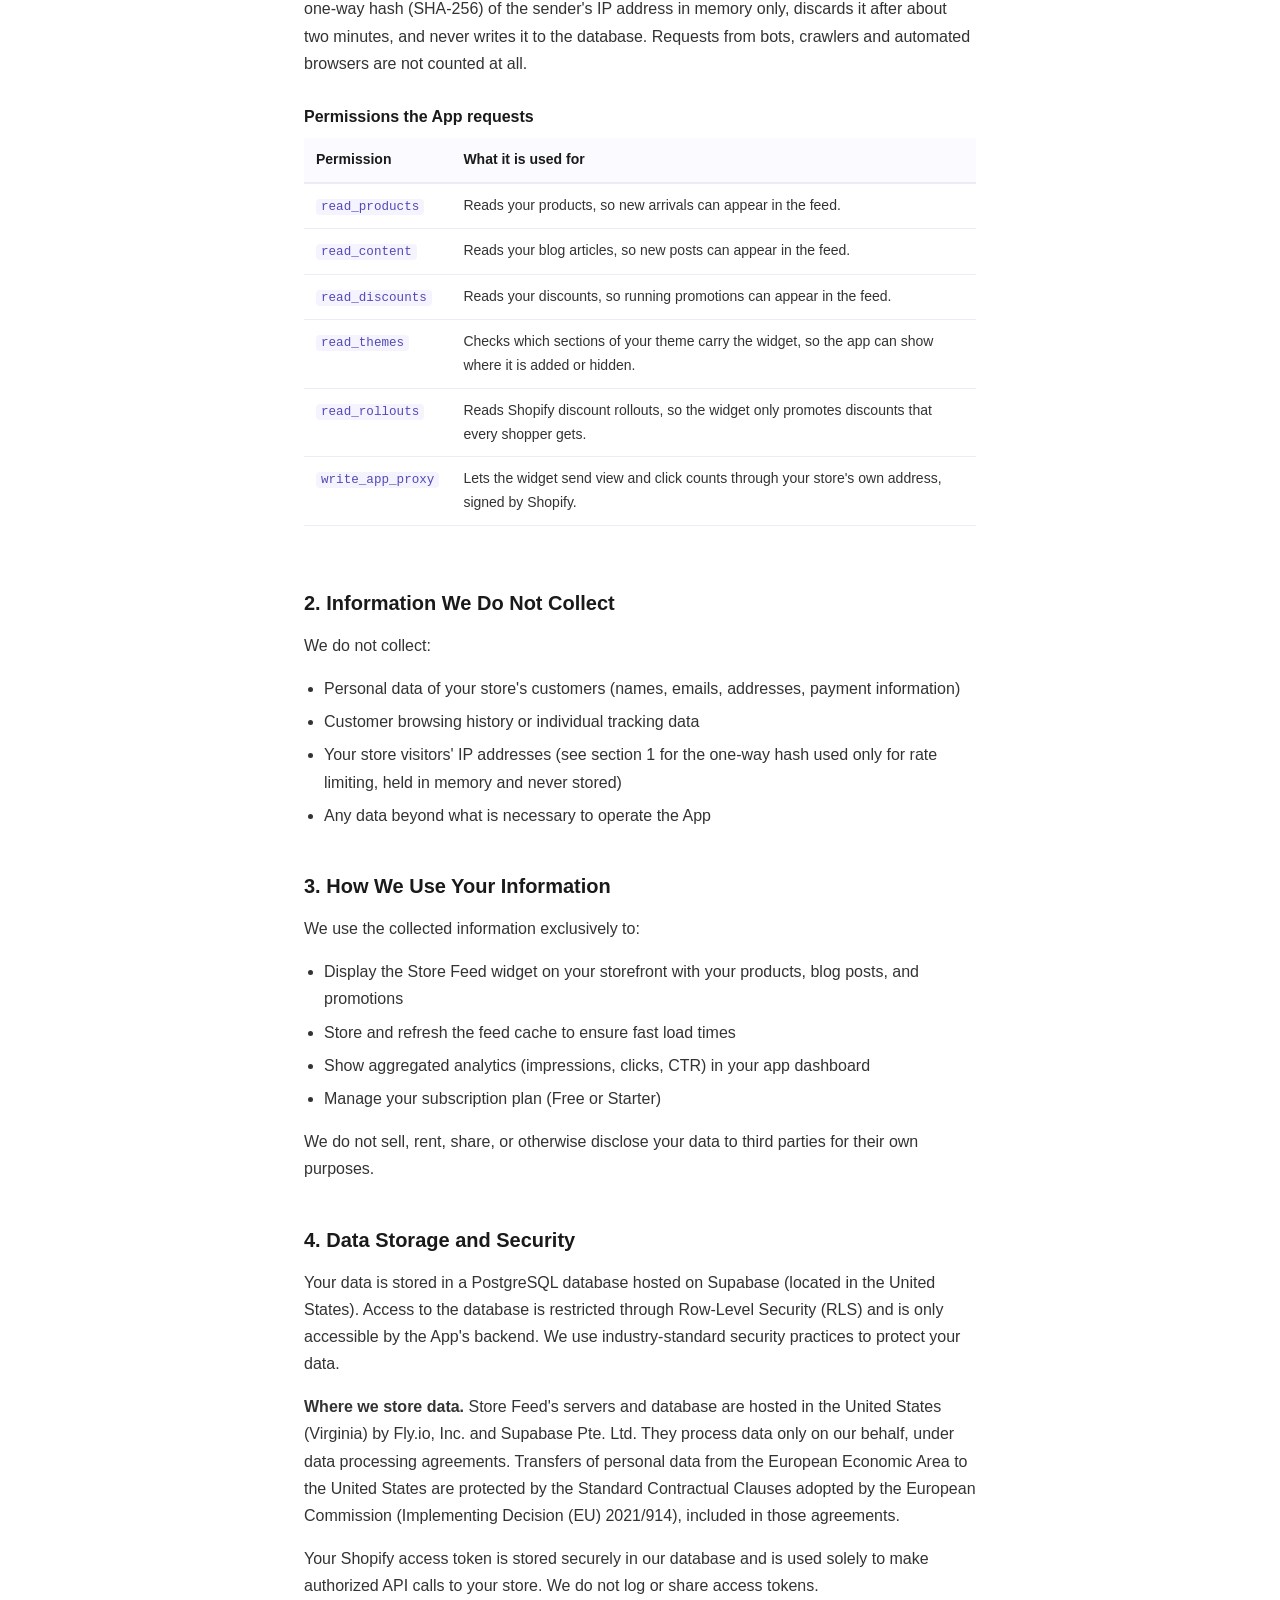
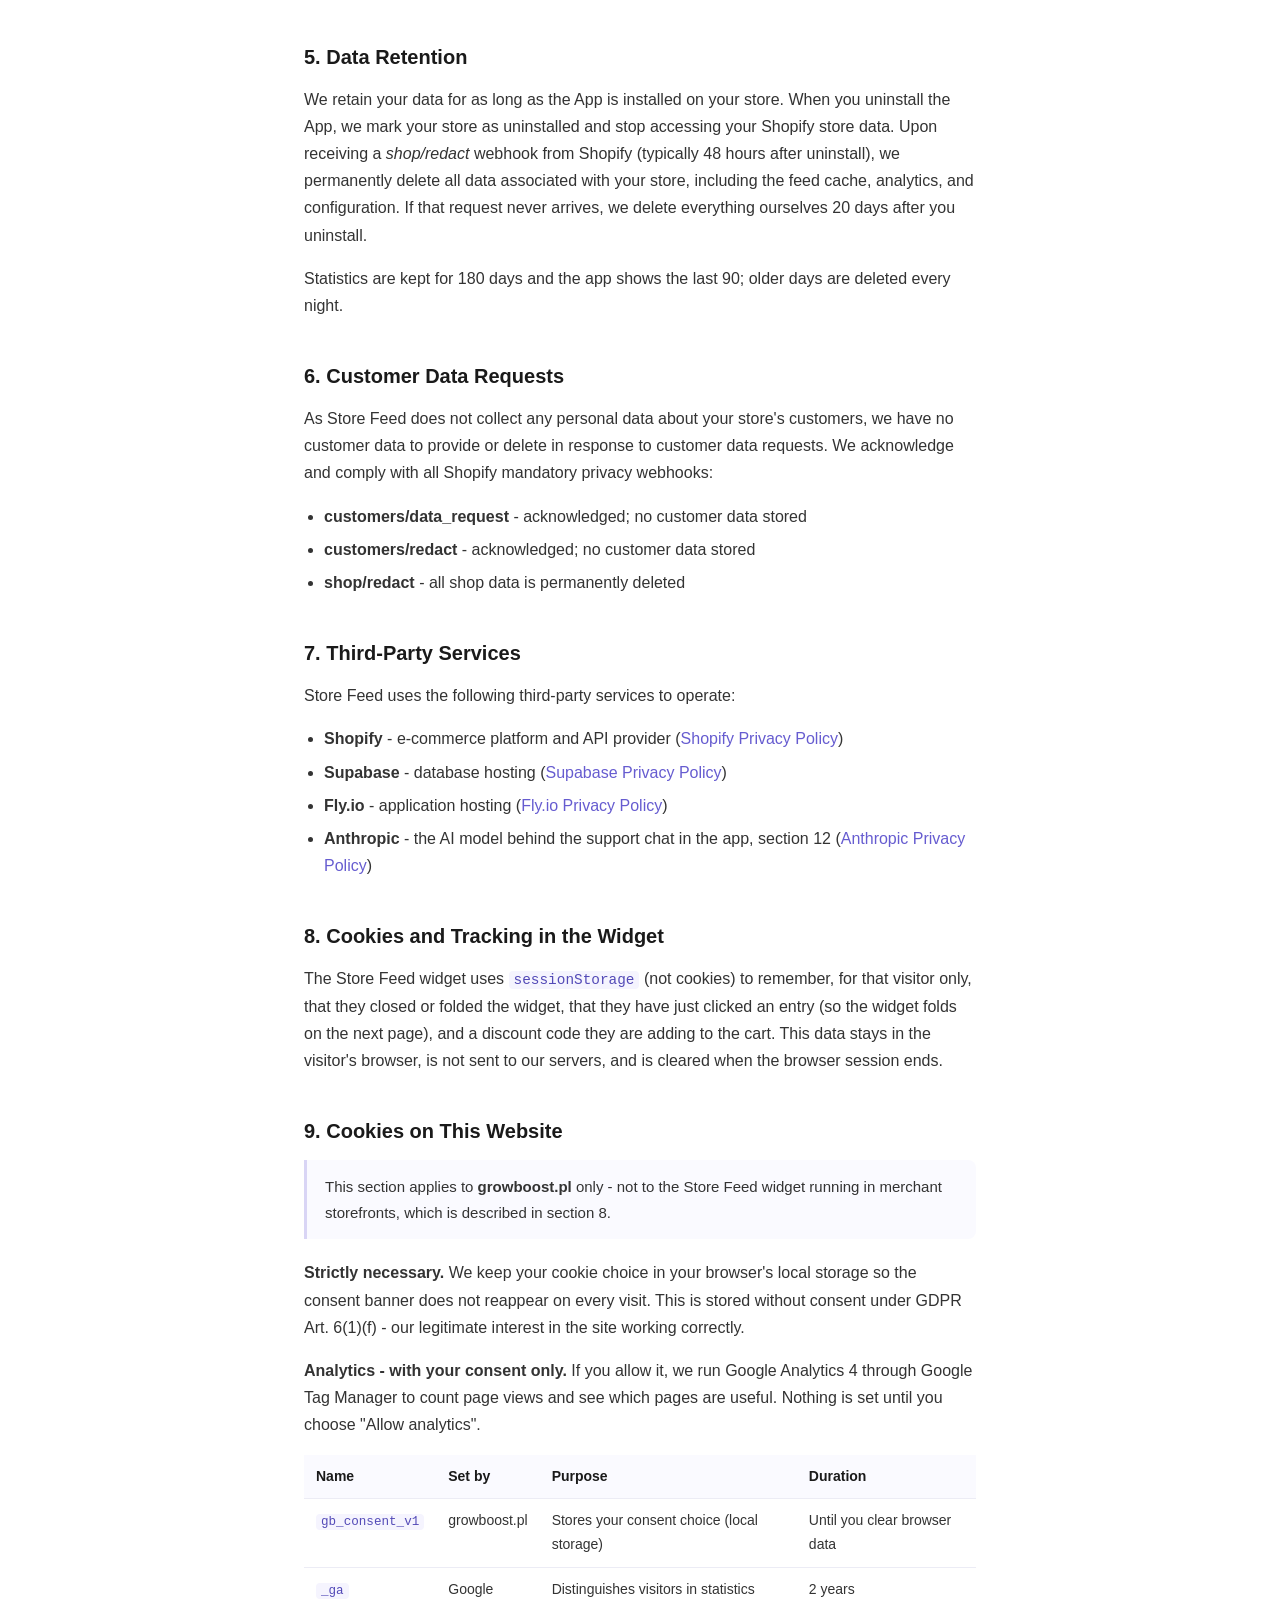
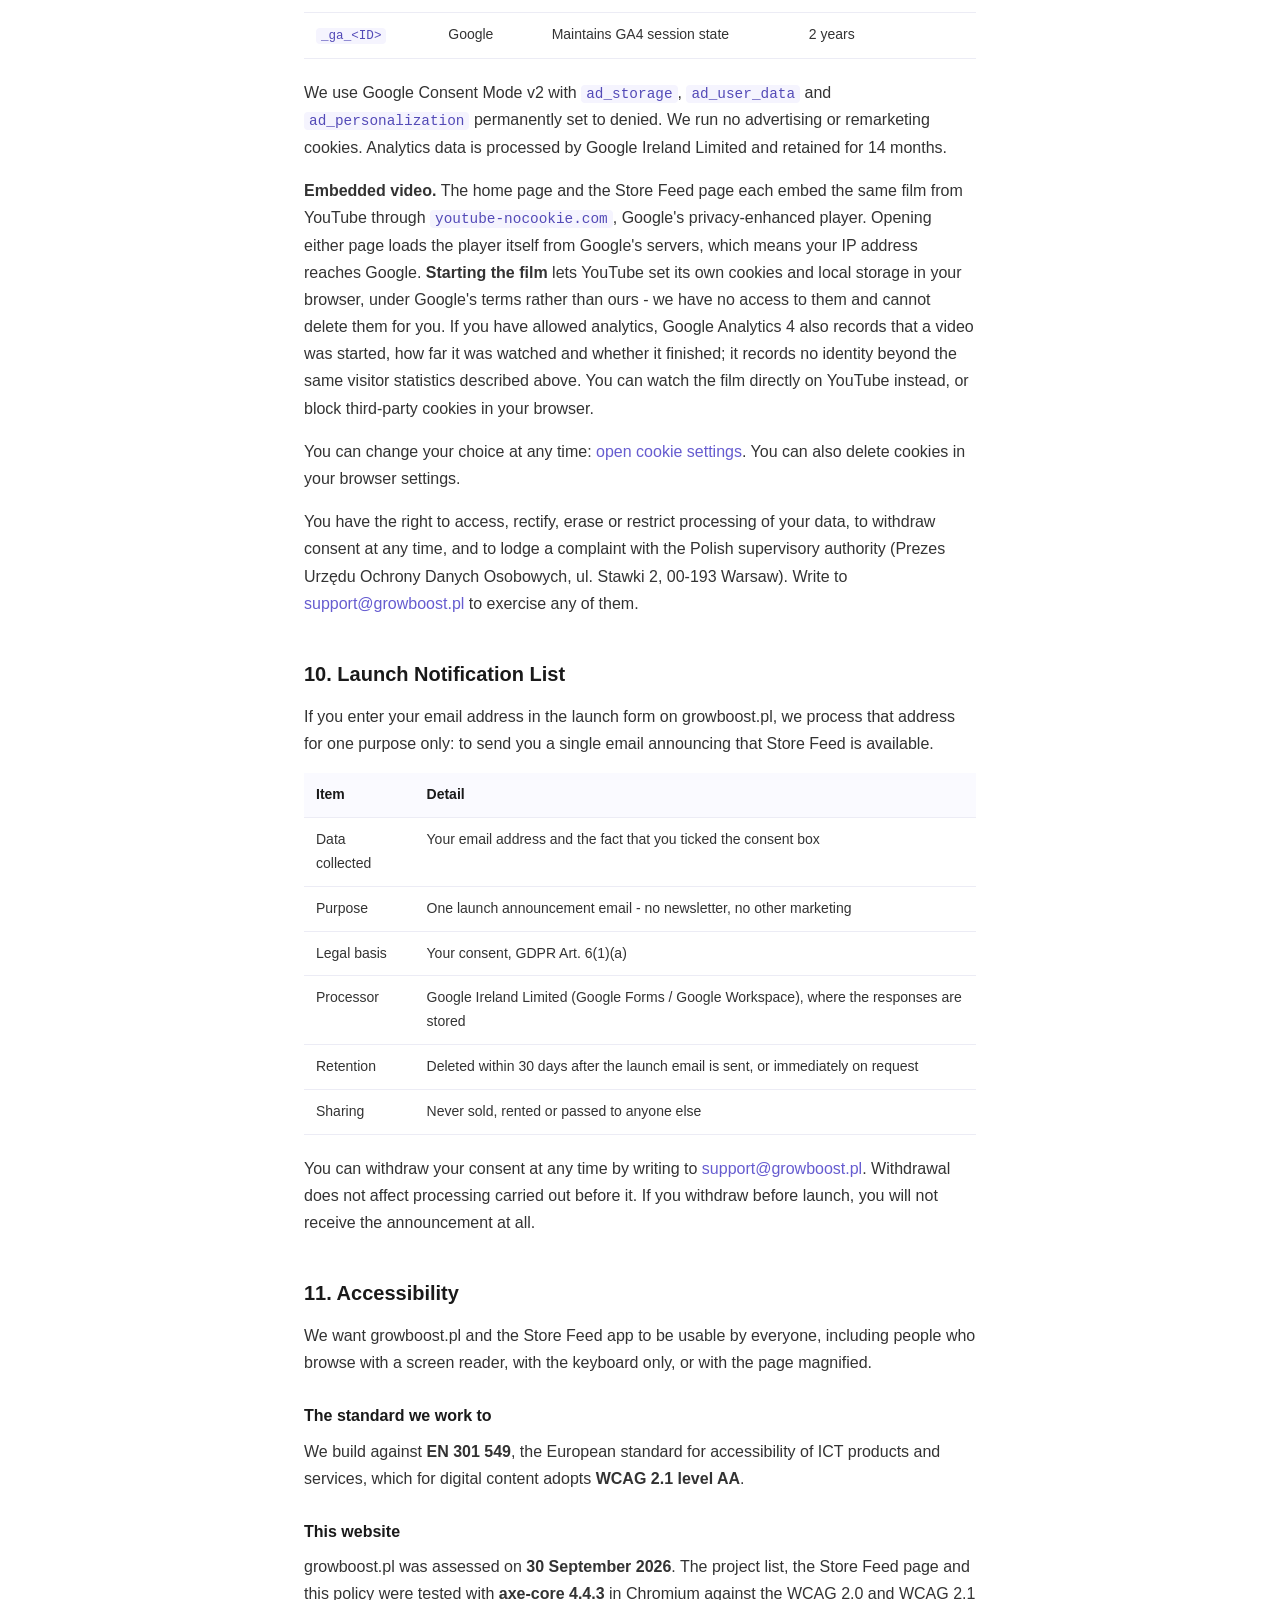
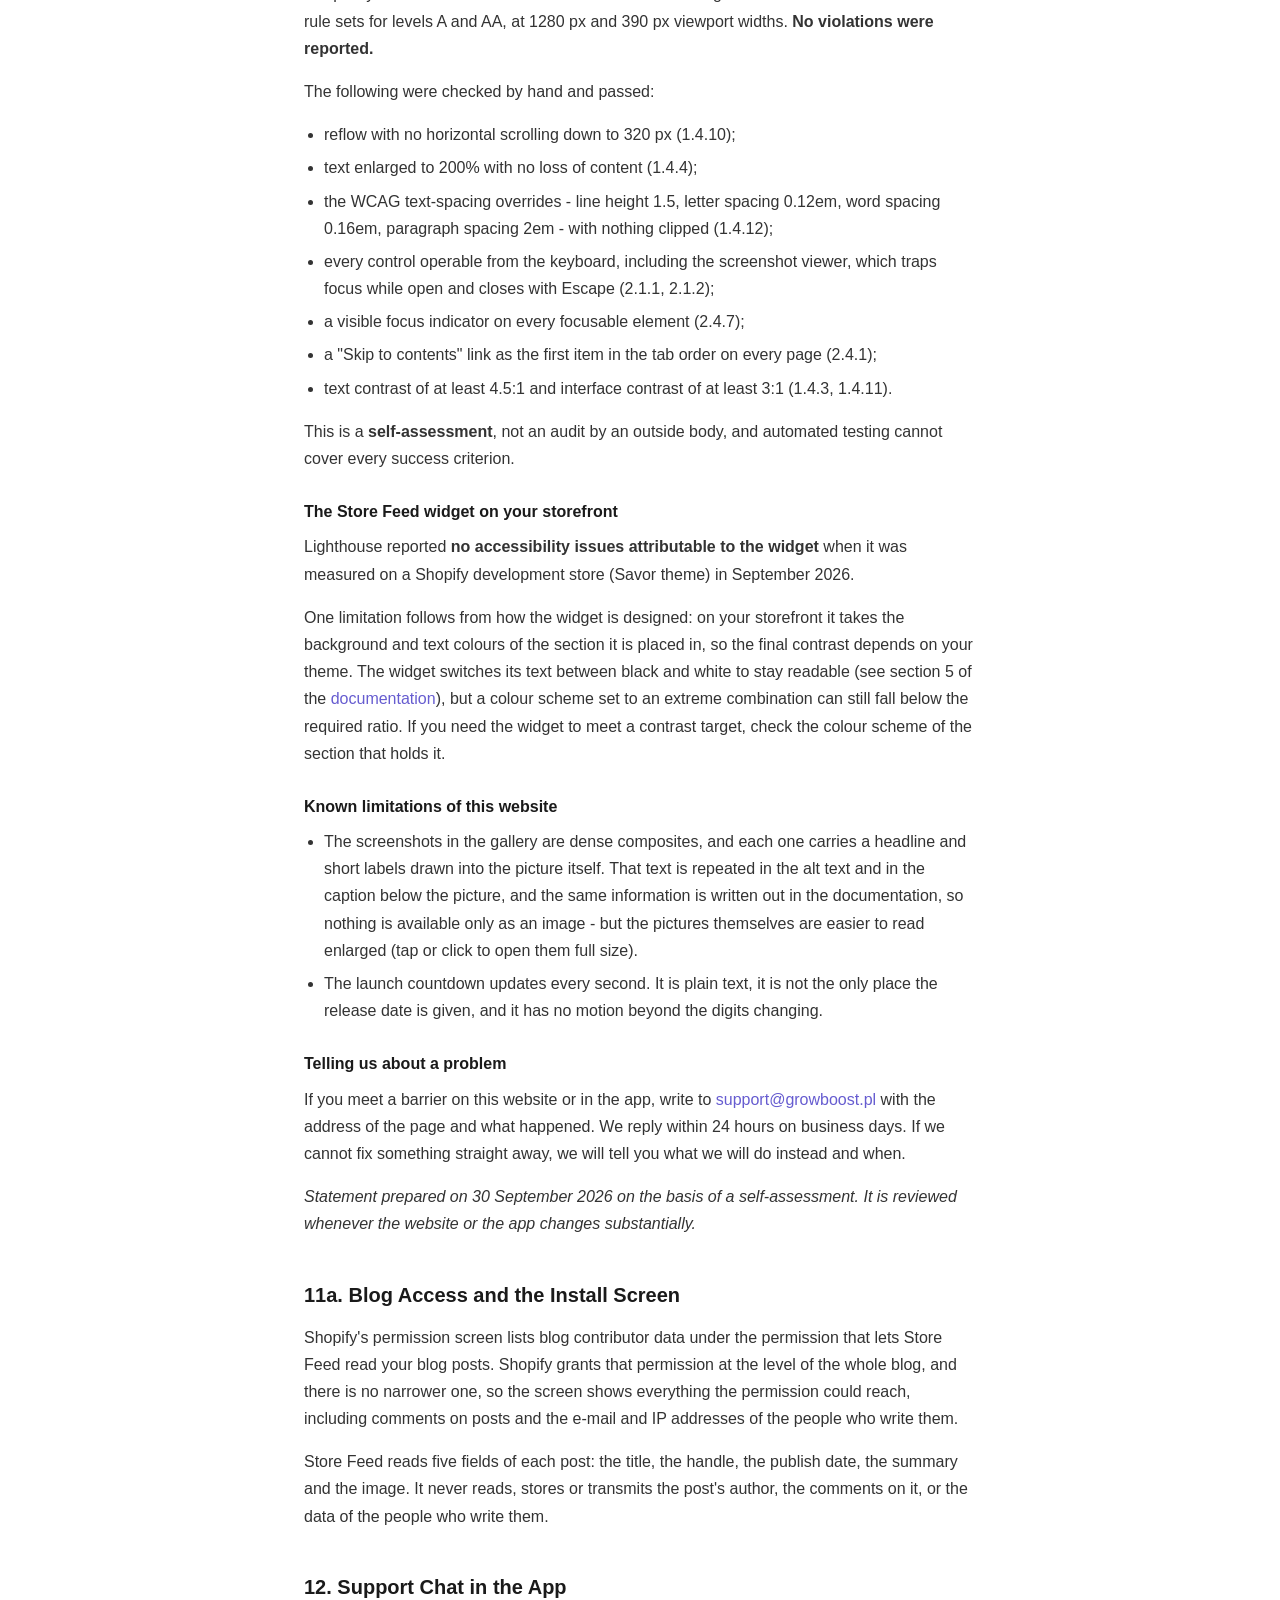
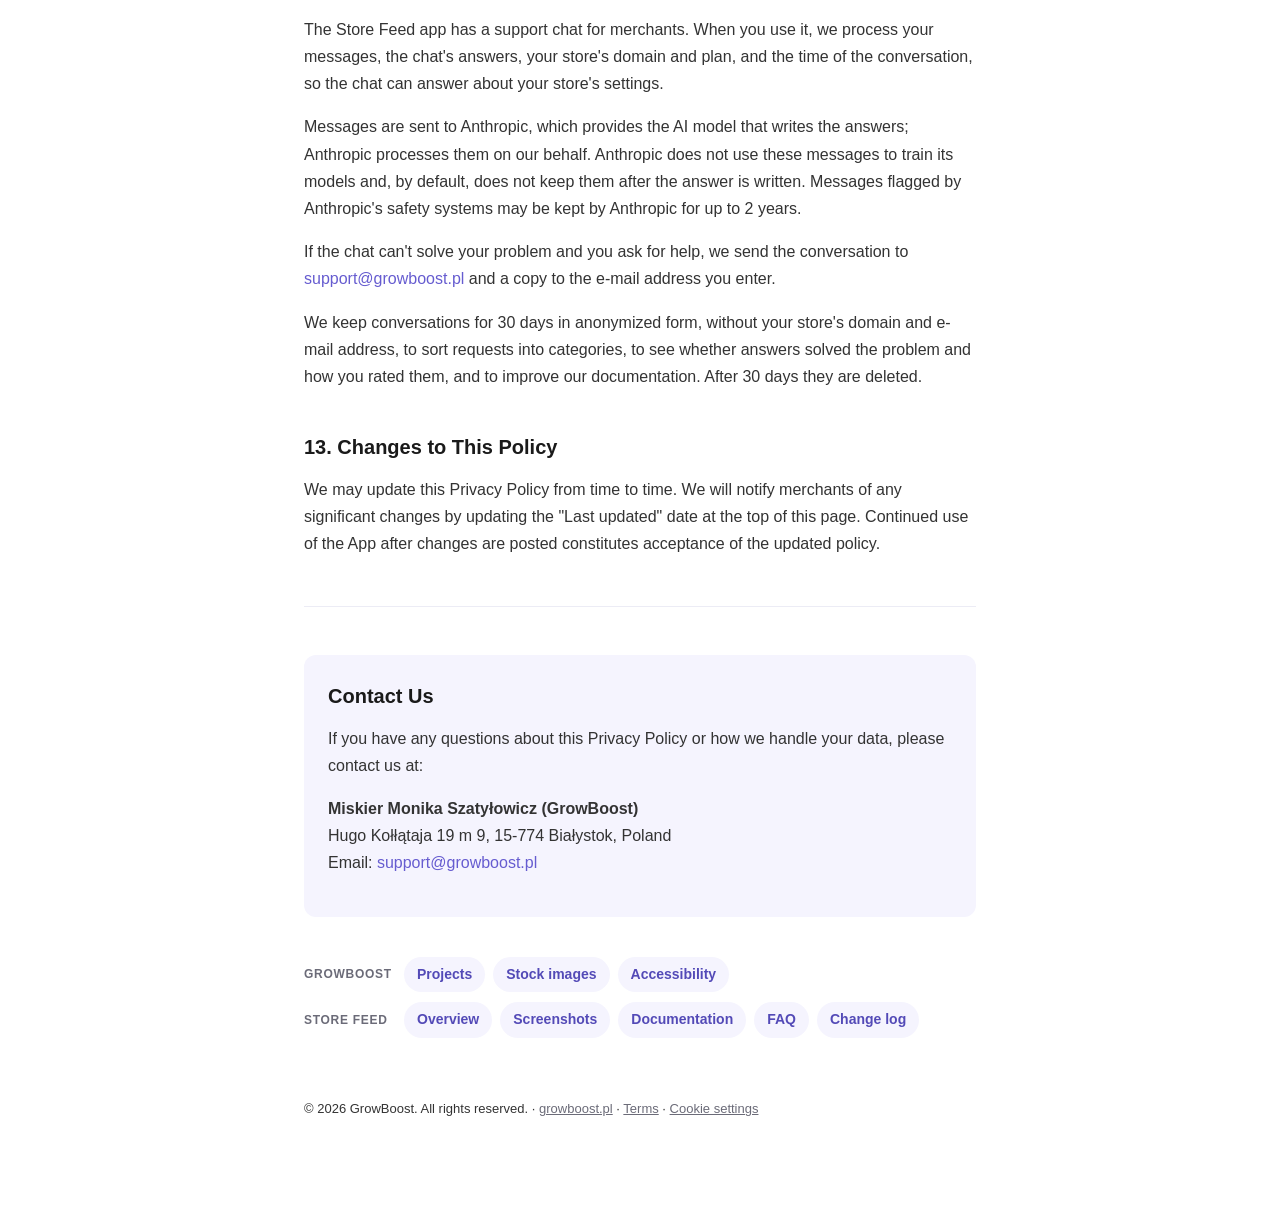
<file: privacy-policy.html>
<!DOCTYPE html>
<html lang="pl">
<head>
<meta charset="utf-8">
<title>Polityka prywatności - growboost.pl</title>
<link rel="canonical" href="https://growboost.pl/privacy-policy/">
<meta http-equiv="refresh" content="0; url=/privacy-policy/">
<meta name="robots" content="noindex">
</head>
<body>
<p>Polityka prywatności ma nowy adres: <a href="https://growboost.pl/privacy-policy/">https://growboost.pl/privacy-policy/</a></p>
<script>location.replace('/privacy-policy/');</script>
</body>
</html>
</file>
<file: assets/site.css>
/* growboost.pl - strona glowna. Baner cookies: assets/consent.css */

:root {
  --paper: #ffffff;
  --ink: #1a1a1a;
  --ink-soft: #4a4a55;
  --ink-mute: #6b6b78;
  --brand: #7F77DD;          /* tla, obramowania, elementy nietekstowe */
  --brand-ink: #665CD0;      /* ten sam fiolet, ale 5,24:1 na bialym i 4,81:1 na --brand-soft */
  --brand-dark: #534AB7;
  --brand-soft: #f5f4fe;
  --line: #ececf5;
}

* { box-sizing: border-box; margin: 0; padding: 0; }

body {
  background: var(--paper);
  color: var(--ink);
  font-family: -apple-system, BlinkMacSystemFont, 'Segoe UI', Roboto, sans-serif;
  font-size: 16px;
  line-height: 1.7;
  -webkit-font-smoothing: antialiased;
}

.wrap { max-width: 760px; margin: 0 auto; padding: 52px 24px 80px; }

p { margin-bottom: 16px; color: #333; }
a { color: var(--brand-ink); text-decoration: none; }
a:hover { text-decoration: underline; }

/* --- logo --- */
.brand {
  display: flex; align-items: center; gap: 11px;
  width: fit-content; text-decoration: none;
}
.brand__mark { display: block; border-radius: 8px; }
.brand__name { font-size: 18px; font-weight: 600; letter-spacing: -0.01em; color: var(--ink); }
.brand__name span { color: var(--brand-ink); }

/* --- naglowek strony ---
   Ten sam na kazdej podstronie: logo zamkniete cienka kreska zamiast
   pustej przerwy, zeby gora czytala sie jako naglowek serwisu. */
.pagehead {
  display: flex; align-items: center; justify-content: space-between;
  flex-wrap: wrap; gap: 10px 20px;
  padding-bottom: 16px; margin-bottom: 30px;
  border-bottom: 1px solid var(--line);
}

/* --- hero --- */
.pill {
  display: inline-block;
  background: var(--brand-soft);
  color: var(--brand-dark);
  font-size: 13px;
  font-weight: 600;
  letter-spacing: 0.02em;
  padding: 5px 13px;
  border-radius: 999px;
  margin-bottom: 20px;
}

h1 {
  font-size: 40px;
  line-height: 1.18;
  font-weight: 700;
  letter-spacing: -0.025em;
  margin-bottom: 18px;
}
h1 em { font-style: normal; color: var(--brand); }

.lead { font-size: 19px; line-height: 1.6; color: var(--ink-soft); max-width: 33em; margin-bottom: 28px; }

h2 {
  font-size: 24px; font-weight: 700; letter-spacing: -0.015em;
  margin: 64px 0 10px;
}
h3 { font-size: 16px; font-weight: 600; margin-bottom: 4px; }

.sub { color: var(--ink-mute); margin-bottom: 26px; max-width: 34em; }

/* --- karta aplikacji --- */
.app {
  display: flex; align-items: center; gap: 16px;
  background: var(--brand-soft); border-radius: 14px; padding: 18px 20px;
}
.app__icon { display: block; border-radius: 12px; flex: none; }
.app__name { font-size: 17px; font-weight: 600; color: var(--ink); margin: 0; }
.app__meta { font-size: 14px; color: var(--ink-mute); margin: 0; }

/* --- siatka cech --- */
.grid { display: grid; grid-template-columns: repeat(auto-fit, minmax(210px, 1fr)); gap: 14px; list-style: none; margin: 0; padding: 0; }
.card {
  border: 1px solid var(--line); border-radius: 12px; padding: 18px 20px;
}
.card p { font-size: 15px; color: var(--ink-mute); margin: 0; }

/* --- cennik --- */
.plans { display: grid; grid-template-columns: repeat(auto-fit, minmax(240px, 1fr)); gap: 14px; list-style: none; margin: 0; padding: 0; }
.plan { border: 1px solid var(--line); border-radius: 14px; padding: 22px; }
.plan--hi { border: 2px solid var(--brand); }
.plan__name { font-size: 14px; font-weight: 600; letter-spacing: 0.04em; text-transform: uppercase; color: var(--brand-dark); margin-bottom: 6px; }
.plan__price { font-size: 30px; font-weight: 700; letter-spacing: -0.02em; margin-bottom: 14px; }
.plan__price small { font-size: 15px; font-weight: 400; color: var(--ink-mute); letter-spacing: 0; }
.plan ul { list-style: none; }
.plan li { font-size: 15px; color: var(--ink-soft); padding-left: 22px; position: relative; margin-bottom: 7px; }
.plan li::before {
  content: ""; position: absolute; left: 4px; top: 9px;
  width: 8px; height: 4px; border-left: 2px solid var(--brand);
  border-bottom: 2px solid var(--brand); transform: rotate(-45deg);
}

/* --- faq --- */
.faq { border-top: 1px solid var(--line); padding: 18px 0; }
.faq h3 { margin-bottom: 6px; }
.faq p { font-size: 15px; color: var(--ink-soft); margin: 0; }

/* --- stopka --- */
.meta {
  margin-top: 64px; padding-top: 20px; border-top: 1px solid var(--line);
  font-size: 14px; color: var(--ink-mute);
}
.meta a { color: var(--ink-mute); text-decoration: underline; }
.meta a:hover { color: var(--brand-ink); }

@media (max-width: 560px) {
  .wrap { padding: 36px 18px 60px; }
  h1 { font-size: 29px; }
  h2 { font-size: 21px; margin-top: 48px; }
  .lead { font-size: 17px; }
}

/* --- premiera: licznik + zapis --- */
.launch {
  background: var(--brand-soft);
  border-radius: 16px;
  padding: 26px 28px;
  margin: 32px 0 8px;
}
.launch__label {
  font-size: 13px; font-weight: 600; letter-spacing: 0.05em;
  text-transform: uppercase; color: var(--brand-dark); margin-bottom: 14px;
}
.cd { display: flex; gap: 10px; flex-wrap: wrap; margin-bottom: 22px; }
.cd__unit {
  background: #fff; border-radius: 10px; padding: 12px 4px;
  min-width: 72px; text-align: center; flex: 1 1 72px;
}
.cd__num {
  display: block; font-size: 28px; font-weight: 700;
  letter-spacing: -0.02em; line-height: 1.1; color: var(--brand-dark);
  font-variant-numeric: tabular-nums;
}
.cd__cap { display: block; font-size: 12px; color: var(--ink-mute); letter-spacing: 0.03em; }
.cd-live { font-size: 20px; font-weight: 700; color: var(--brand-dark); margin: 0 0 18px; }

.nf__row { display: flex; gap: 9px; flex-wrap: wrap; margin-bottom: 12px; }
.nf__input {
  flex: 1 1 220px; font: inherit; font-size: 15px;
  padding: 11px 14px; border: 1px solid #ddd9f2; border-radius: 9px;
  background: #fff; color: var(--ink);
}
.nf__input:focus { outline: 2px solid var(--brand); outline-offset: 1px; border-color: transparent; }
.nf__btn {
  font: inherit; font-size: 15px; font-weight: 600;
  padding: 11px 22px; border: 0; border-radius: 9px;
  background: var(--brand-ink); color: #fff; cursor: pointer;
}
.nf__btn:hover { background: var(--brand-dark); }
.nf__btn:disabled { opacity: 0.6; cursor: default; }
.nf__consent {
  display: flex; gap: 9px; align-items: flex-start;
  font-size: 13px; line-height: 1.55; color: #5a5a68; max-width: 46em;
}
.nf__consent input { margin-top: 3px; flex: none; width: 15px; height: 15px; accent-color: var(--brand); }
.nf__err { font-size: 14px; color: #A32D2D; margin: 10px 0 0; }
.nf__ok { font-size: 15px; color: #0F6E56; margin: 0; font-weight: 500; }
.nf__trap { position: absolute; left: -9999px; width: 1px; height: 1px; overflow: hidden; }

@media (max-width: 560px) {
  .launch { padding: 20px 18px; }
  .cd__unit { min-width: 62px; padding: 10px 2px; }
  .cd__num { font-size: 23px; }
}

/* --- przewijanie do formularza --- */
html { scroll-behavior: smooth; }

.cta {
  display: flex; align-items: center; justify-content: space-between;
  gap: 16px; flex-wrap: wrap;
  border: 1px solid var(--line); border-radius: 14px;
  padding: 20px 24px; margin-top: 40px;
}
.cta__text { font-size: 16px; font-weight: 600; color: var(--ink); margin: 0; }
.cta__btn {
  font-size: 15px; font-weight: 600; padding: 11px 22px;
  border-radius: 9px; background: var(--brand-ink); color: #fff;
  text-decoration: none; white-space: nowrap;
}
.cta__btn:hover { background: var(--brand-dark); text-decoration: none; }

@media (prefers-reduced-motion: reduce) { html { scroll-behavior: auto; } }

/* ===========================================================
   Struktura wielu projektow (2026-09-30)
   - strona glowna = lista projektow (.projects)
   - podstrona projektu = jedna strona z sekcjami #doc, #faq,
     #changelog (.pagenav, .doc, .chg)
   =========================================================== */

/* --- okruszki --- */
.crumbs { font-size: 14px; color: var(--ink-mute); margin-bottom: 18px; }
.crumbs a { color: var(--ink-mute); text-decoration: underline; }
.crumbs a:hover { color: var(--brand-ink); }
.crumbs span { padding: 0 6px; color: #c7c7d4; }

/* --- lista projektow (strona glowna) --- */
.projects { display: grid; gap: 14px; list-style: none; margin: 0; padding: 0; }
.project {
  display: flex; gap: 18px; align-items: flex-start;
  border: 1px solid var(--line); border-radius: 14px; padding: 20px 22px;
}
.project__icon { display: block; border-radius: 12px; flex: none; }
.project__body { min-width: 0; }
.project__name { font-size: 18px; font-weight: 600; letter-spacing: -0.01em; margin: 0 0 2px; }
.project__name a { color: var(--ink); }
.project__name a:hover { color: var(--brand-ink); text-decoration: none; }
.project__desc { font-size: 15px; color: var(--ink-mute); margin: 0 0 12px; }
.project__links { display: flex; flex-wrap: wrap; gap: 8px 16px; font-size: 14px; font-weight: 500; margin: 0; }
.badge {
  display: inline-block; font-size: 12px; font-weight: 600;
  letter-spacing: 0.03em; text-transform: uppercase;
  padding: 3px 9px; border-radius: 999px; margin-bottom: 8px;
  background: var(--brand-soft); color: var(--brand-dark);
}
.badge--soon { background: #FAECE7; color: #712B13; }

/* --- nawigacja po sekcjach podstrony --- */
.pagenav {
  display: flex; flex-wrap: wrap; gap: 8px;
  border-top: 1px solid var(--line); border-bottom: 1px solid var(--line);
  padding: 14px 0; margin: 40px 0 0;
  position: sticky; top: 0; background: var(--paper); z-index: 5;
}
.pagenav a {
  font-size: 14px; font-weight: 600; padding: 6px 13px;
  border-radius: 999px; background: var(--brand-soft); color: var(--brand-dark);
}
.pagenav a:hover { background: var(--brand-ink); color: #fff; text-decoration: none; }

/* --- dokumentacja --- */
.doc > h3 {
  font-size: 19px; font-weight: 700; letter-spacing: -0.01em;
  margin: 44px 0 6px; padding-top: 18px; border-top: 1px solid var(--line);
}
.doc h4 { font-size: 16px; font-weight: 600; margin: 26px 0 6px; }
.doc h5 { font-size: 15px; font-weight: 600; margin: 20px 0 6px; color: var(--ink); }
.doc h4:target, .doc h5:target, .doc > h3:target { color: var(--brand-dark); }
.doc p, .doc li { font-size: 15px; color: var(--ink-soft); }
.doc p.sub { font-size: 16px; color: var(--ink-mute); }
.doc ol, .doc ul { margin: 0 0 16px 22px; }
.doc li { margin-bottom: 5px; }
.doc li > ul, .doc li > ol { margin-top: 5px; margin-bottom: 8px; }
.doc code {
  font-family: ui-monospace, SFMono-Regular, Menlo, Consolas, monospace;
  font-size: 13.5px; background: #f3f3f8; border-radius: 5px; padding: 1px 5px;
}
.seealso { font-size: 14px; color: var(--ink-mute); margin-bottom: 16px; }

.tblwrap { overflow-x: auto; margin-bottom: 20px; position: relative; }
.tblwrap:focus-visible { outline: 2px solid var(--brand-ink); outline-offset: 3px; }
.tbl { border-collapse: collapse; width: 100%; min-width: 420px; font-size: 14.5px; }
.tbl th, .tbl td { border-bottom: 1px solid var(--line); padding: 8px 10px; text-align: left; }
.tbl th { font-weight: 600; color: var(--ink); }
.tbl thead th { border-bottom: 2px solid var(--line); }
.tbl td + td, .tbl th + th { text-align: center; width: 90px; }
.tbl td:first-child { color: var(--ink-soft); }
/* Tabela, w ktorej druga kolumna to zdania, nie znaczniki (np. uprawnienia
   aplikacji w polityce prywatnosci): bez centrowania i bez stalej szerokosci. */
.tbl--prose td + td, .tbl--prose th + th { text-align: left; width: auto; }

.note {
  border-left: 3px solid var(--brand); background: var(--brand-soft);
  border-radius: 0 10px 10px 0; padding: 14px 18px; margin-bottom: 20px;
}
.note p { margin: 0; font-size: 15px; color: var(--ink-soft); }

/* --- change log --- */
.chg { border-top: 1px solid var(--line); padding: 20px 0; }
.chg__head { display: flex; align-items: baseline; gap: 12px; flex-wrap: wrap; margin-bottom: 4px; }
.chg__ver { font-size: 18px; font-weight: 700; letter-spacing: -0.01em; }
.chg__date { font-size: 14px; color: var(--ink-mute); }
.chg__status {
  font-size: 12px; font-weight: 600; letter-spacing: 0.03em; text-transform: uppercase;
  padding: 3px 9px; border-radius: 999px; background: #FAECE7; color: #712B13;
}
.chg ul { list-style: none; margin-top: 10px; }
.chg li { font-size: 15px; color: var(--ink-soft); padding-left: 22px; position: relative; margin-bottom: 6px; }
.chg li::before {
  content: ""; position: absolute; left: 4px; top: 9px;
  width: 8px; height: 4px; border-left: 2px solid var(--brand);
  border-bottom: 2px solid var(--brand); transform: rotate(-45deg);
}

@media (max-width: 560px) {
  .project { flex-direction: column; gap: 12px; }
  .pagenav { gap: 6px; padding: 10px 0; }
  .pagenav a { font-size: 13px; padding: 5px 10px; }
}

/* ===========================================================
   Galeria zrzutow ekranu + lightbox (2026-09-30)
   Zrzuty sa szersze niz kolumna tekstu (.bleed), zeby dalo sie
   odczytac tekst w widgecie bez powiekszania.
   =========================================================== */

.bleed {
  /* ujemny margines rozpycha blok poza kolumne tekstu do min(1080px, szerokosc
     okna - 48px). BEZ "* -1": (100% - cel)/2 jest juz ujemne, gdy cel jest
     szerszy niz kolumna. Z mnoznikiem -1 blok zwezal sie do ~344 px na
     desktopie (zmierzone w Chromium 2026-09-30). */
  margin-inline: calc((100% - min(1080px, 100vw - 48px)) / 2);
}
.bleed > * { max-width: 1080px; margin-inline: auto; }

.shots { display: grid; gap: 40px; list-style: none; margin: 0; padding: 0; }
@media (min-width: 900px) {
  .shots--two { grid-template-columns: 1fr 1fr; }
}

.shots__h { font-size: 19px; font-weight: 700; letter-spacing: -0.01em; margin: 46px 0 18px; }
.shots__h--first { margin-top: 28px; }
.shots__note { color: var(--brand-dark); font-weight: 600; }
.shot { margin: 0; }
.shot__btn {
  display: block; width: 100%; padding: 0; border: 1px solid var(--line);
  border-radius: 14px; overflow: hidden; background: #fff; cursor: zoom-in;
  transition: border-color .18s ease, box-shadow .18s ease, transform .18s ease;
}
.shot__btn:hover { border-color: var(--brand); box-shadow: 0 10px 30px rgba(83, 74, 183, 0.13); transform: translateY(-2px); }
.shot__btn:focus-visible { outline: 2px solid var(--brand); outline-offset: 3px; }
.shot__btn img { display: block; width: 100%; height: auto; }
.shot figcaption { font-size: 14.5px; color: var(--ink-mute); margin-top: 10px; line-height: 1.55; max-width: 74ch; }
.shot figcaption b { color: var(--ink-soft); font-weight: 600; }
.shot__doc { display: block; margin-top: 6px; font-size: 13.5px; font-weight: 600; }

/* --- lightbox --- */
.lb {
  border: 0; padding: 0; background: transparent;
  max-width: 96vw; max-height: 96vh; overflow: visible;
}
.lb::backdrop { background: rgba(20, 18, 40, 0.82); }
.lb img {
  display: block; max-width: 96vw; max-height: 84vh; width: auto; height: auto;
  border-radius: 10px; background: #fff; cursor: zoom-in;
}
/* Powiekszenie 1:1 - zrzuty sa geste, na telefonie tekst w widgecie jest
   nieczytelny, gdy caly obrazek miesci sie w ekranie. */
.lb { overflow: auto; overscroll-behavior: contain; }
.lb--zoom img { max-width: none; max-height: none; cursor: zoom-out; border-radius: 0; }
.lb--zoom .lb__close { position: fixed; top: 12px; right: 12px; z-index: 2; }
.lb--zoom .lb__cap {
  position: fixed; left: 0; right: 0; bottom: 0; margin: 0;
  max-width: none; padding: 10px 16px; text-align: center;
  background: rgba(20, 18, 40, 0.88);
}
.lb__cap { color: #fff; font-size: 14px; margin: 12px 0 0; max-width: 70ch; }
.lb__cap::after { content: " - tap the picture for full size."; opacity: .72; }
.lb--zoom .lb__cap::after { content: " - tap again to fit the screen."; }
.lb__close {
  position: absolute; top: -14px; right: -14px; width: 36px; height: 36px;
  border: 0; border-radius: 50%; background: #fff; color: var(--ink);
  font-size: 20px; line-height: 1; cursor: pointer;
}
.lb__close:hover { background: var(--brand-ink); color: #fff; }
.lb__close:focus-visible { outline: 3px solid #fff; outline-offset: 2px; }

/* --- pojawianie sie przy przewijaniu --- */
@media (prefers-reduced-motion: no-preference) {
  .reveal { opacity: 0; transform: translateY(14px); transition: opacity .5s ease, transform .5s ease; }
  .reveal.is-in { opacity: 1; transform: none; }
}

@media (max-width: 899px) {
  .shot figcaption { font-size: 14px; }
}

a.shot__btn { cursor: pointer; }

/* ===========================================================
   Responsywnosc - poprawki po pomiarach w przegladarce
   (Chromium, 360 / 390 / 768 / 1024 / 1440 px, 2026-09-30)
   =========================================================== */

/* Pasek sekcji zajmowal 92 px wysokosci na telefonie (trzy rzedy
   plakietek). Jeden rzad przewijany w bok schodzi do ~46 px. */
@media (max-width: 700px) {
  .pagenav {
    flex-wrap: nowrap;
    overflow-x: auto;
    overscroll-behavior-x: contain;
    scrollbar-width: none;
    -webkit-overflow-scrolling: touch;
  }
  .pagenav::-webkit-scrollbar { display: none; }
  .pagenav a { white-space: nowrap; flex: none; }
}

/* Licznik lamal sie na dwa rzedy ponizej ~400 px (141 px wysokosci). */
@media (max-width: 400px) {
  .cd { gap: 6px; }
  .cd__unit { min-width: 0; flex: 1 1 0; padding: 10px 2px; }
  .cd__num { font-size: 21px; }
  .cd__cap { font-size: 11px; }
}

/* ===========================================================
   Spis tresci (2026-09-30)
   Lista numerowana w <nav>, zeby czytniki ekranu i roboty
   dostaly liczbe pozycji i hierarchie, a nie same linki.
   =========================================================== */

.toc {
  border: 1px solid var(--line);
  border-radius: 14px;
  padding: 20px 24px;
  margin: 28px 0;
  background: #fcfcff;
}
.toc__h {
  font-size: 13px; font-weight: 600; letter-spacing: 0.05em;
  text-transform: uppercase; color: var(--brand-dark);
  margin: 0 0 12px;
}
.toc ol { margin: 0; padding-left: 1.45em; }
.toc > ol { columns: 1; }
.toc li { font-size: 15px; color: var(--ink-soft); margin-bottom: 5px; }
.toc li::marker { color: var(--ink-mute); font-variant-numeric: tabular-nums; }
.toc a { color: var(--ink); text-decoration: none; }
.toc a:hover, .toc a:focus-visible { color: var(--brand-ink); text-decoration: underline; }
.toc ol ol { margin: 6px 0 12px; padding-left: 1.3em; }
.toc ol ol li { font-size: 14.5px; color: var(--ink-mute); margin-bottom: 3px; }
.toc__note { font-size: 13.5px; color: var(--ink-mute); margin: 12px 0 0; }

@media (min-width: 760px) {
  .toc--cols > ol { columns: 2; column-gap: 34px; }
  .toc--cols > ol > li { break-inside: avoid; }
}

.toc--inline { padding: 14px 20px; margin: 20px 0 0; }
.toc--inline ol { padding-left: 1.3em; }
.toc--inline li { margin-bottom: 2px; }

/* Spis w srodku sekcji dokumentacji */
.doc .toc { margin: 18px 0 30px; }

/* --- dostepnosc: tekst tylko dla czytnikow ekranu i link pomijajacy --- */
.sr-only {
  position: absolute; width: 1px; height: 1px; padding: 0; margin: -1px;
  overflow: hidden; clip: rect(0 0 0 0); clip-path: inset(50%); white-space: nowrap; border: 0;
}
.skip {
  position: absolute; left: 16px; top: -60px; z-index: 100;
  background: var(--brand-ink); color: #fff; font-size: 15px; font-weight: 600;
  padding: 10px 18px; border-radius: 0 0 9px 9px; text-decoration: none;
  transition: top .15s ease;
}
.skip:focus { top: 0; text-decoration: none; }

/* --- zmierzone liczby (wydajnosc i dostepnosc widgetu) --- */
.facts { display: grid; gap: 14px; list-style: none; margin: 0 0 14px; padding: 0; }
@media (min-width: 640px) { .facts { grid-template-columns: 1fr 1fr; } }
.fact {
  border: 1px solid var(--line); border-radius: 12px; padding: 18px 20px;
  background: linear-gradient(180deg, #fcfcff 0%, #ffffff 100%);
}
.fact__num {
  font-size: 27px; font-weight: 700; letter-spacing: -0.02em; line-height: 1.15;
  color: var(--brand-dark); margin: 0 0 6px; font-variant-numeric: tabular-nums;
}
.fact__txt { font-size: 15px; color: var(--ink-mute); margin: 0; }
.fact__txt b { color: var(--ink-soft); font-weight: 600; }
.facts__note { font-size: 13.5px; color: var(--ink-mute); margin: 0; }

/* Spis wewnatrz sekcji dokumentacji/FAQ - bez tego .doc p przebija .toc__note */
.doc .toc__note { font-size: 13.5px; color: var(--ink-mute); }
.doc .toc li { margin-bottom: 5px; }

/* Spis FAQ: dwie osobne listy, bo pytania ogolne nie maja numerow sekcji,
   a rozdzial 8 ma - jedna wspolna lista numerowala 8 jako 7. */
.toc__cols { display: grid; gap: 4px 34px; }
@media (min-width: 760px) { .toc__cols { grid-template-columns: 1fr 1fr; } }
.toc__group { font-size: 15px; font-weight: 600; color: var(--ink); margin: 0 0 6px; }
.toc__group a { color: var(--ink); }
.toc__group a:hover { color: var(--brand-ink); text-decoration: underline; }
.toc__cols > div + div { margin-top: 14px; }
@media (min-width: 760px) { .toc__cols > div + div { margin-top: 0; } }
.doc .toc__group { font-size: 15px; color: var(--ink); }

/* --- ikonka sukcesu w kartach "Why it works" ---
   Ikonka siedzi W naglowku, w jednej linii z tekstem. Osobny wiersz nad
   tytulem wygladal jak zgubiony element (operatorka, 2026-10-01). */
.card__h { display: flex; align-items: flex-start; gap: 9px; }
.card__icon { flex: none; margin-top: 1px; }

/* --- cennik: rata roczna i okres probny --- */
.plan__alt { font-size: 14.5px; color: var(--ink-soft); margin: -8px 0 10px; }
.plan__alt strong { color: var(--ink); font-weight: 600; }
.plan__trial {
  display: inline-block; font-size: 12px; font-weight: 600;
  letter-spacing: 0.03em; text-transform: uppercase;
  padding: 4px 11px; border-radius: 999px; margin: 0 0 14px;
  background: #E1F5EE; color: #085041;
}

/* --- kotwice: kazdy cel skoku schodzi spod przyklejonego paska sekcji.
       Wczesniej regula obejmowala tylko wybrane naglowki, wiec np. #q1
       ladowalo na y=-1, czyli pod paskiem (zmierzone w Chromium). --- */
[id] { scroll-margin-top: 86px; }
@media (max-width: 700px) { [id] { scroll-margin-top: 62px; } }

/* ===========================================================
   Strona glowna: blog, wideo, stock (2026-10-01)
   =========================================================== */

/* --- zapowiedz: sekcja, ktorej tresci jeszcze nie ma --- */
.soon {
  display: inline-block; font-size: 12px; font-weight: 600;
  letter-spacing: 0.04em; text-transform: uppercase;
  padding: 4px 11px; border-radius: 999px; margin-bottom: 12px;
  background: #FAECE7; color: #712B13;
}
.soon--live { background: #E1F5EE; color: #085041; }

/* --- odnosnik do formularza pomyslow --- */
.ideas {
  border: 1px solid var(--line); border-radius: 14px;
  padding: 20px 24px; margin: 20px 0 0; background: #fcfcff;
}
.ideas__btn {
  font: inherit; font-size: 15px; font-weight: 600;
  padding: 11px 22px; border: 0; border-radius: 9px;
  background: var(--brand-ink); color: #fff; cursor: pointer;
}
.ideas__btn:hover { background: var(--brand-dark); }
.ideas__note { font-size: 13.5px; color: var(--ink-mute); margin: 12px 0 0; }

/* --- galeria prac ze stocku ---
   Znak wodny jest wtopiony w pliki (assets/stock), nie dokladany CSS-em:
   plik pobrany ze strony dalej niesie adres i nazwisko autorki. */
.stockgrid { display: grid; gap: 22px; list-style: none; margin: 0 0 8px; padding: 0; }
@media (min-width: 700px) { .stockgrid { grid-template-columns: 1fr 1fr; } }
@media (min-width: 1060px) { .stockgrid { grid-template-columns: repeat(3, 1fr); } }

.stock-shot {
  position: relative; display: block; border-radius: 14px; overflow: hidden;
  border: 1px solid var(--line); background: #fff; text-decoration: none;
  transition: border-color .18s ease, box-shadow .18s ease, transform .18s ease;
}
.stock-shot:hover { border-color: var(--brand-ink); box-shadow: 0 10px 30px rgba(83, 74, 183, 0.13); transform: translateY(-2px); text-decoration: none; }
.stock-shot:focus-visible { outline: 2px solid var(--brand-ink); outline-offset: 3px; }
.stock-shot img { display: block; width: 100%; height: auto; }
.stock-shot__tag {
  position: absolute; left: 0; right: 0; bottom: 0;
  background: rgba(22, 20, 42, 0.92); color: #fff;
  font-size: 14px; font-weight: 600; padding: 10px 14px; line-height: 1.35;
}
.stock-shot__tag span { display: block; font-size: 12.5px; font-weight: 400; opacity: 0.88; }
.stock-shot__desc { font-size: 14.5px; color: var(--ink-mute); margin: 10px 0 0; }
.stockgrid__note { margin-top: 26px; }
.stock__btn {
  display: inline-block; font-size: 15px; font-weight: 600;
  padding: 11px 22px; border-radius: 9px;
  background: var(--brand-ink); color: #fff; text-decoration: none;
}
.stock__btn:hover { background: var(--brand-dark); color: #fff; text-decoration: none; }

/* --- maly kafelek stocku na stronie 404 --- */
.stock--404 { max-width: 420px; margin: 32px 0 0; display: block; }

/* --- odnosnik do formularza pomyslow (Google Forms) --- */
.ideas--link { display: flex; flex-wrap: wrap; align-items: center; gap: 14px 18px; }
.ideas__btn--link { display: inline-block; text-decoration: none; }
.ideas__btn--link:hover { color: #fff; text-decoration: none; }
.ideas--link .ideas__note { margin: 0; flex: 1 1 260px; }

/* --- formularz pomyslow: pola i potwierdzenie --- */
.ideas__label { display: block; font-size: 15px; font-weight: 600; margin-bottom: 8px; }
.ideas textarea {
  width: 100%; font: inherit; font-size: 15px; line-height: 1.55;
  padding: 11px 14px; border: 1px solid #ddd9f2; border-radius: 9px;
  background: #fff; color: var(--ink); resize: vertical; min-height: 92px;
}
.ideas textarea:focus { outline: 2px solid var(--brand-ink); outline-offset: 1px; border-color: transparent; }
.ideas__fs { border: 0; padding: 0; margin: 18px 0 0; }
.ideas__legend { font-size: 15px; font-weight: 600; padding: 0; margin-bottom: 8px; }
.ideas__opts { display: flex; flex-wrap: wrap; gap: 8px 20px; }
.ideas__opt { display: flex; align-items: center; gap: 8px; font-size: 15px; color: var(--ink-soft); }
.ideas__opt input { width: 17px; height: 17px; accent-color: var(--brand-ink); }
.ideas__btn { margin-top: 18px; }
.ideas__btn:disabled { opacity: 0.6; cursor: default; }
.ideas__err { font-size: 14px; color: #A32D2D; margin: 12px 0 0; }
.ideas__ok { font-size: 16px; font-weight: 500; color: #0F6E56; margin: 20px 0 0; }

/* --- naglowek sekcji na stronie glownej ---
   Kreska nad kazda sekcja rozdziela je wyrazniej niz sam odstep,
   a plakietka stanu stoi w jednej linii z nazwa, nie pod nia. */
.sechead {
  display: flex; align-items: baseline; flex-wrap: wrap; gap: 4px 14px;
  margin: 78px 0 10px; padding-top: 30px;
  border-top: 2px solid var(--line);
}
.sechead h2 { margin: 0; }
.sechead .soon { margin: 0; }
.soon--review { background: var(--brand-soft); color: var(--brand-dark); }

@media (max-width: 560px) {
  .sechead { margin-top: 56px; padding-top: 24px; gap: 6px 12px; }
}

/* --- biezaca sekcja w przyklejonym pasku --- */
.pagenav a[aria-current="true"] {
  background: var(--brand-ink); color: #fff;
}

/* ===========================================================
   Wydruk: dokumentacja i polityka sa drukowane i zapisywane
   do PDF. Bez tego na papier ida plakietki nawigacji, baner
   cookies i puste ramki zrzutow.
   =========================================================== */
@media print {
  .pagenav, .skip, .gb-consent, .lb, .toc--inline,
  .cd, #notify-form, .nf__ok, .cta, .ideas, .stockgrid, .shots { display: none !important; }
  body { font-size: 11.5pt; color: #000; background: #fff; }
  .wrap { max-width: none; padding: 0; }
  a { color: #000; text-decoration: underline; }
  /* adres przy linku, zeby na papierze dalo sie go przepisac */
  main a[href^="http"]::after { content: " (" attr(href) ")"; font-size: 9pt; word-break: break-all; }
  .pagehead { border-bottom: 1px solid #000; }
  h1, h2, h3, h4 { page-break-after: avoid; }
  .faq, .chg, .fact, .card, .plan, table { page-break-inside: avoid; }
  .doc > h3 { page-break-before: auto; }
}

/* ===========================================================
   Polityka prywatnosci (2026-10-01)
   Strona miala wlasny, rownolegly arkusz w <style>. Kazda zmiana
   wygladu wymagala poprawki w dwoch miejscach i wlasnie dlatego
   przez chwile miala inny naglowek. Tutaj zostaja tylko reguly,
   ktorych nie da sie wziac ze wspolnych - reszta (reset, body,
   linki, .skip, .sr-only, .pagehead, .toc) jest juz wyzej.
   Wszystko w kolorach z :root, wiec zmiana odcienia marki
   przechodzi i tu.
   =========================================================== */

.container { max-width: 720px; margin: 0 auto; padding: 52px 24px 80px; }

.logo { display: flex; align-items: center; gap: 12px; text-decoration: none; }
.logo-mark { width: 34px; height: 34px; border-radius: 8px; display: block; }
.logo-name { font-size: 18px; font-weight: 600; color: var(--ink); }
.logo-name span { color: var(--brand-ink); }

.container h1 { font-size: 32px; font-weight: 700; letter-spacing: 0; margin-bottom: 8px; }
.container h2 { font-size: 20px; font-weight: 600; letter-spacing: 0; margin: 40px 0 12px; }
.container h3 { font-size: 16px; font-weight: 600; margin: 26px 0 8px; }
.container p { margin-bottom: 16px; color: #333; }
.container ul { margin: 0 0 16px 20px; color: #333; }
.container ul li { margin-bottom: 6px; }
.container code {
  font-family: ui-monospace, SFMono-Regular, Menlo, Consolas, monospace;
  font-size: 0.9em; background: var(--brand-soft); padding: 1px 5px;
  border-radius: 4px; color: var(--brand-dark);
}

/* Elementy wspolne wewnatrz .container musza bic reguly .container p/h2,
   ktore maja ta sama specyficznosc co pojedyncza klasa. */
.container .updated { font-size: 14px; color: var(--ink-mute); margin-bottom: 48px; }
.container .toc__h {
  font-size: 13px; font-weight: 600; letter-spacing: 0.05em;
  text-transform: uppercase; color: var(--brand-dark); margin: 0 0 12px;
}
.container .toc__note { font-size: 13.5px; color: var(--ink-mute); margin: 12px 0 0; }
.divider { border: none; border-top: 1px solid var(--line); margin: 48px 0; }

.container table { width: 100%; border-collapse: collapse; margin: 0 0 20px; font-size: 14px; }
.container th, .container td {
  text-align: left; padding: 10px 12px; border-bottom: 1px solid var(--line);
  vertical-align: top; color: #333;
}
.container th { font-weight: 600; color: var(--ink); background: #fafaff; }

.container .note {
  background: #fafaff; border-left: 3px solid #d9d5f5; border-radius: 0 8px 8px 0;
  padding: 14px 18px; margin-bottom: 20px; font-size: 15px; color: #555;
}
.container .note p:last-child { margin-bottom: 0; }

.contact-box { background: var(--brand-soft); border-radius: 12px; padding: 24px; margin-top: 40px; }
.contact-box h2 { margin-top: 0; }

.container footer { margin-top: 60px; font-size: 13px; color: var(--ink-mute); }
.container footer a { color: var(--ink-mute); text-decoration: underline; }
.container footer a:hover { color: var(--brand-ink); }

/* --- menu serwisu, rozdzielone na GrowBoost i Store Feed --- */
.sitenav { display: grid; gap: 10px; margin: 0 0 40px; }
.sitenav--bottom { margin: 40px 0 0; }
.sitenav__group { display: flex; flex-wrap: wrap; align-items: center; gap: 8px 12px; }
.sitenav__label {
  flex: none; min-width: 88px; font-size: 12px; font-weight: 700;
  letter-spacing: 0.06em; text-transform: uppercase; color: var(--ink-mute);
}
.sitenav ul { display: flex; flex-wrap: wrap; gap: 8px; list-style: none; margin: 0; padding: 0; }
.sitenav li, .container .sitenav li { margin: 0; }
.sitenav a {
  display: inline-block; font-size: 14px; font-weight: 600; text-decoration: none;
  padding: 6px 13px; border-radius: 999px; background: var(--brand-soft); color: var(--brand-dark);
}
.sitenav a:hover { background: var(--brand-ink); color: #fff; text-decoration: none; }
.sitenav a:focus-visible { outline: 2px solid var(--brand-ink); outline-offset: 2px; }

@media (max-width: 560px) {
  .container { padding: 36px 18px 60px; }
  .container h1 { font-size: 26px; }
  .container table { font-size: 13px; table-layout: fixed; }
  .container th, .container td { padding: 8px; overflow-wrap: anywhere; }
  .sitenav a { font-size: 13px; padding: 5px 10px; }
  .sitenav__label { min-width: 0; flex-basis: 100%; }
}

/* --- osadzony film ---
   Ramka trzyma proporcje 16:9 bez skryptu, wiec nic nie skacze przy
   ladowaniu odtwarzacza. Iframe jest w DOM od wejscia na strone,
   bo GA4 (Enhanced measurement -> Video engagement) podpina sie do
   odtwarzacza z enablejsapi=1; odlozenie ladowania moze mu to
   odebrac. */
.video {
  aspect-ratio: 16 / 9;
  border: 1px solid var(--line);
  border-radius: 14px;
  overflow: hidden;
  background: #000;
  margin: 4px 0 0;
}
.video iframe { display: block; width: 100%; height: 100%; border: 0; }
.video__note { font-size: 13.5px; color: var(--ink-mute); margin: 12px 0 0; }
</file>
<file: assets/consent.css>
.gb-consent{position:fixed;left:16px;right:16px;bottom:16px;max-width:520px;margin-left:auto;background:#fff;color:#1a1a1a;border:1px solid #e6e4f7;border-left:4px solid #7F77DD;border-radius:12px;padding:20px 22px;box-shadow:0 12px 32px rgba(26,26,26,.16);z-index:9999;font-family:-apple-system,BlinkMacSystemFont,'Segoe UI',Roboto,sans-serif;font-size:14px;line-height:1.6}
.gb-consent__text{margin:0 0 14px;color:#333;font-size:14px;line-height:1.6}
.gb-consent__text a{color:#665CD0}
.gb-consent__actions{display:flex;gap:10px;flex-wrap:wrap}
.gb-btn{font-family:inherit;font-size:14px;line-height:1.2;padding:10px 18px;border-radius:8px;cursor:pointer;border:1px solid #665CD0;margin:0}
.gb-btn--solid{background:#665CD0;color:#fff}
.gb-btn--ghost{background:transparent;color:#665CD0}
.gb-btn:hover{opacity:.88}
.gb-btn:focus-visible{outline:2px solid #1a1a1a;outline-offset:2px}
@media(max-width:480px){.gb-btn{flex:1 1 auto}}
</file>
